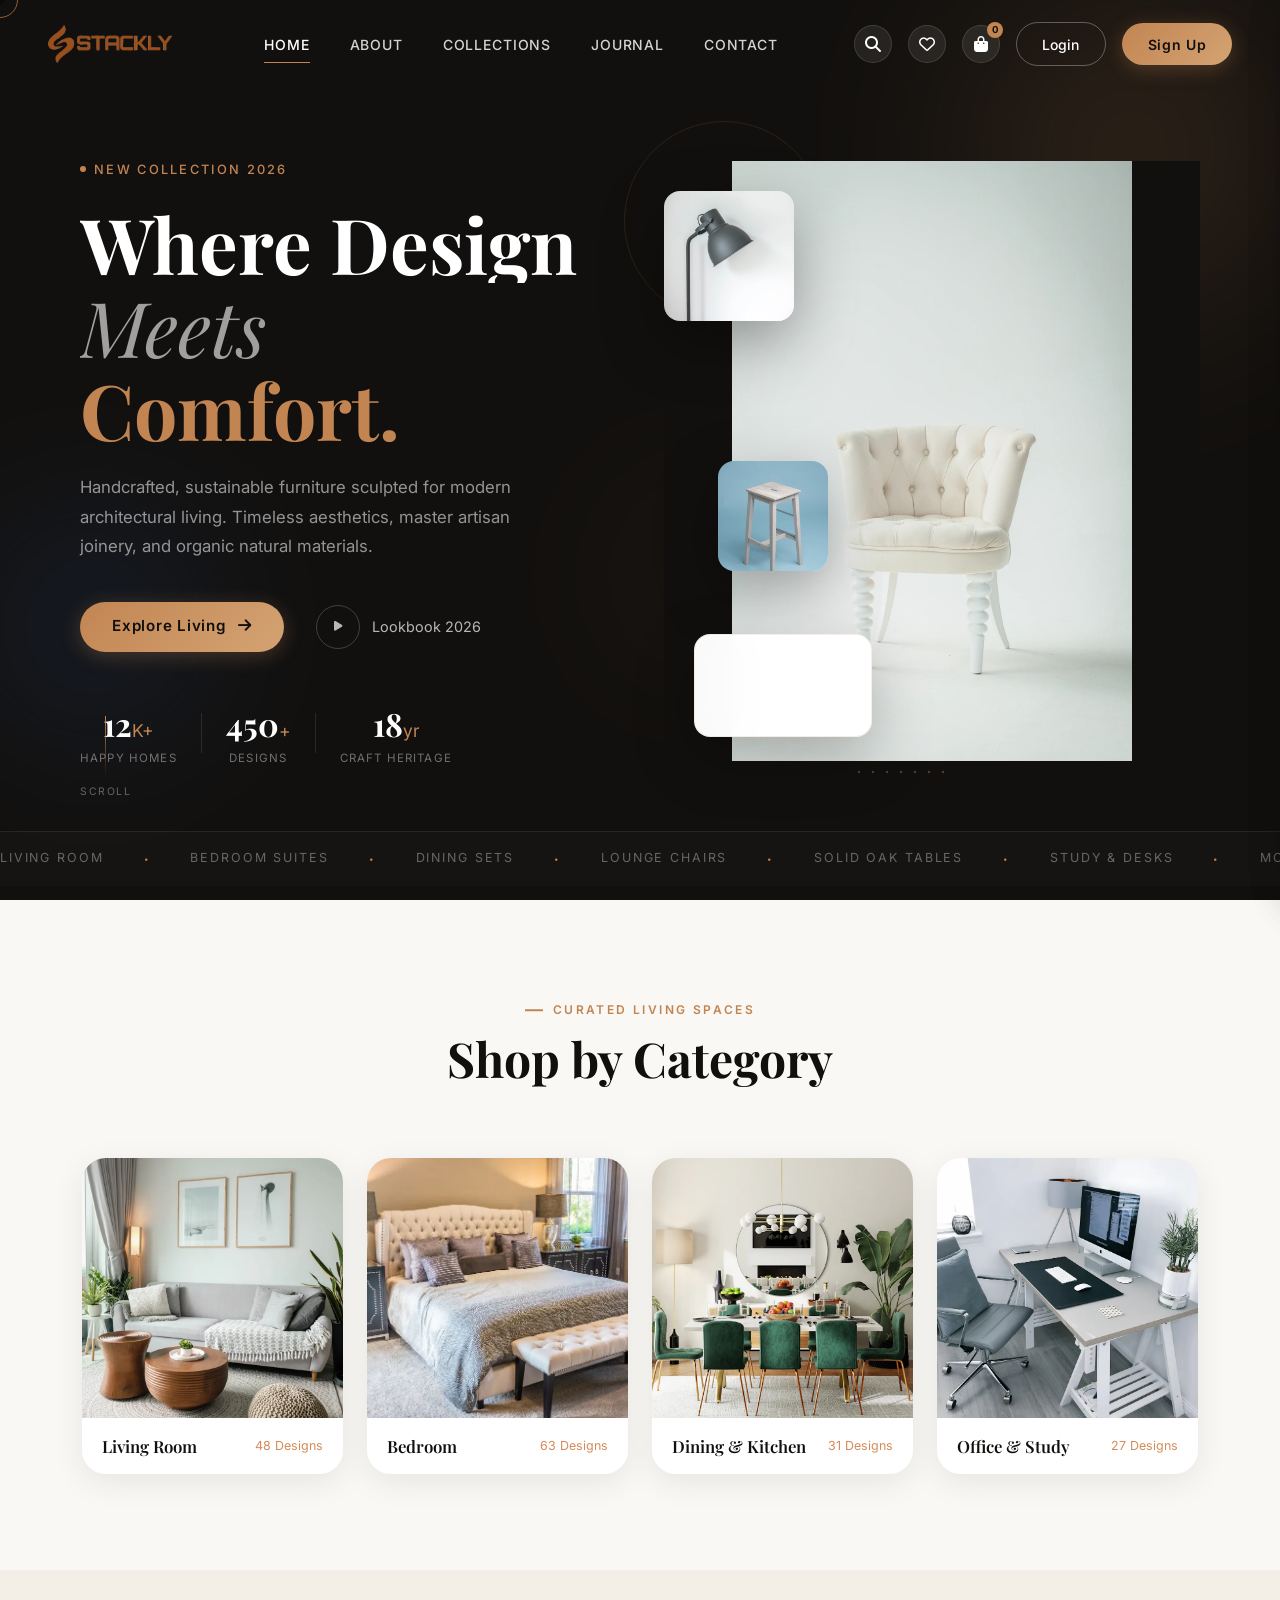
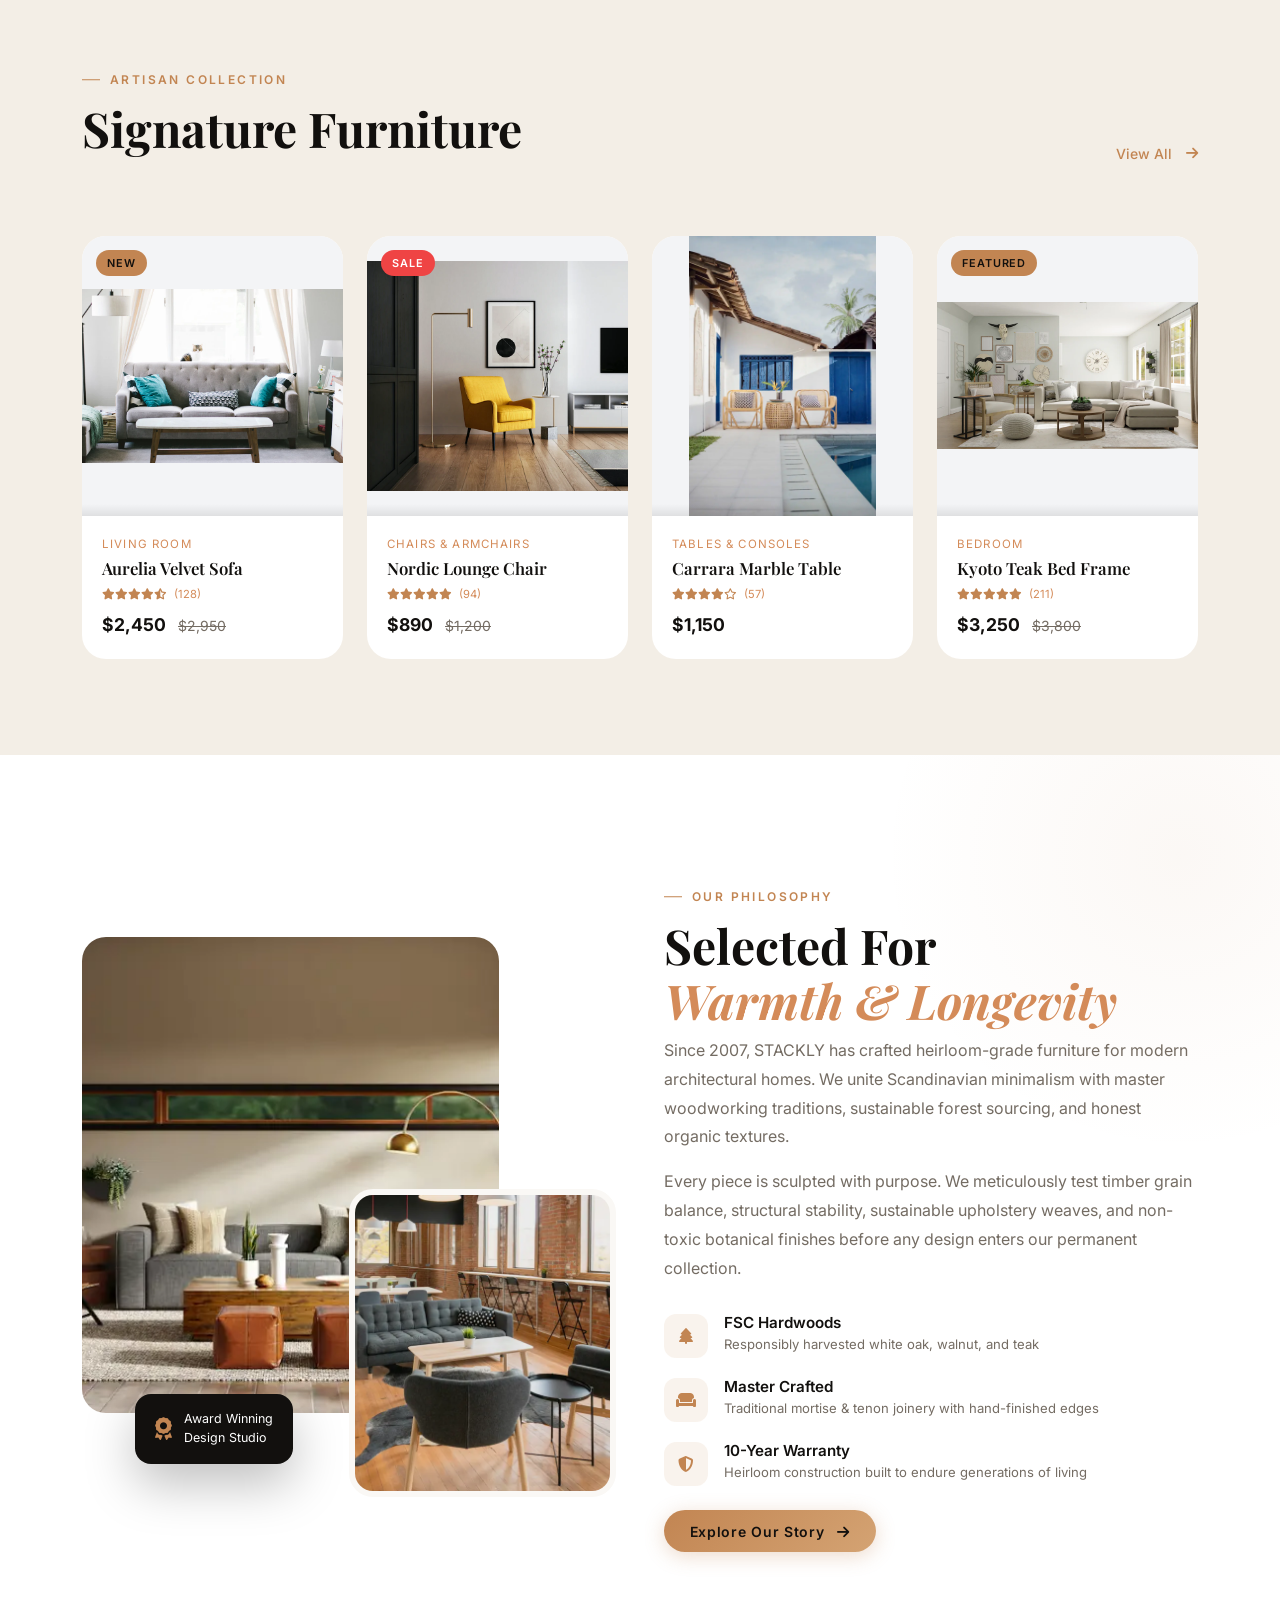
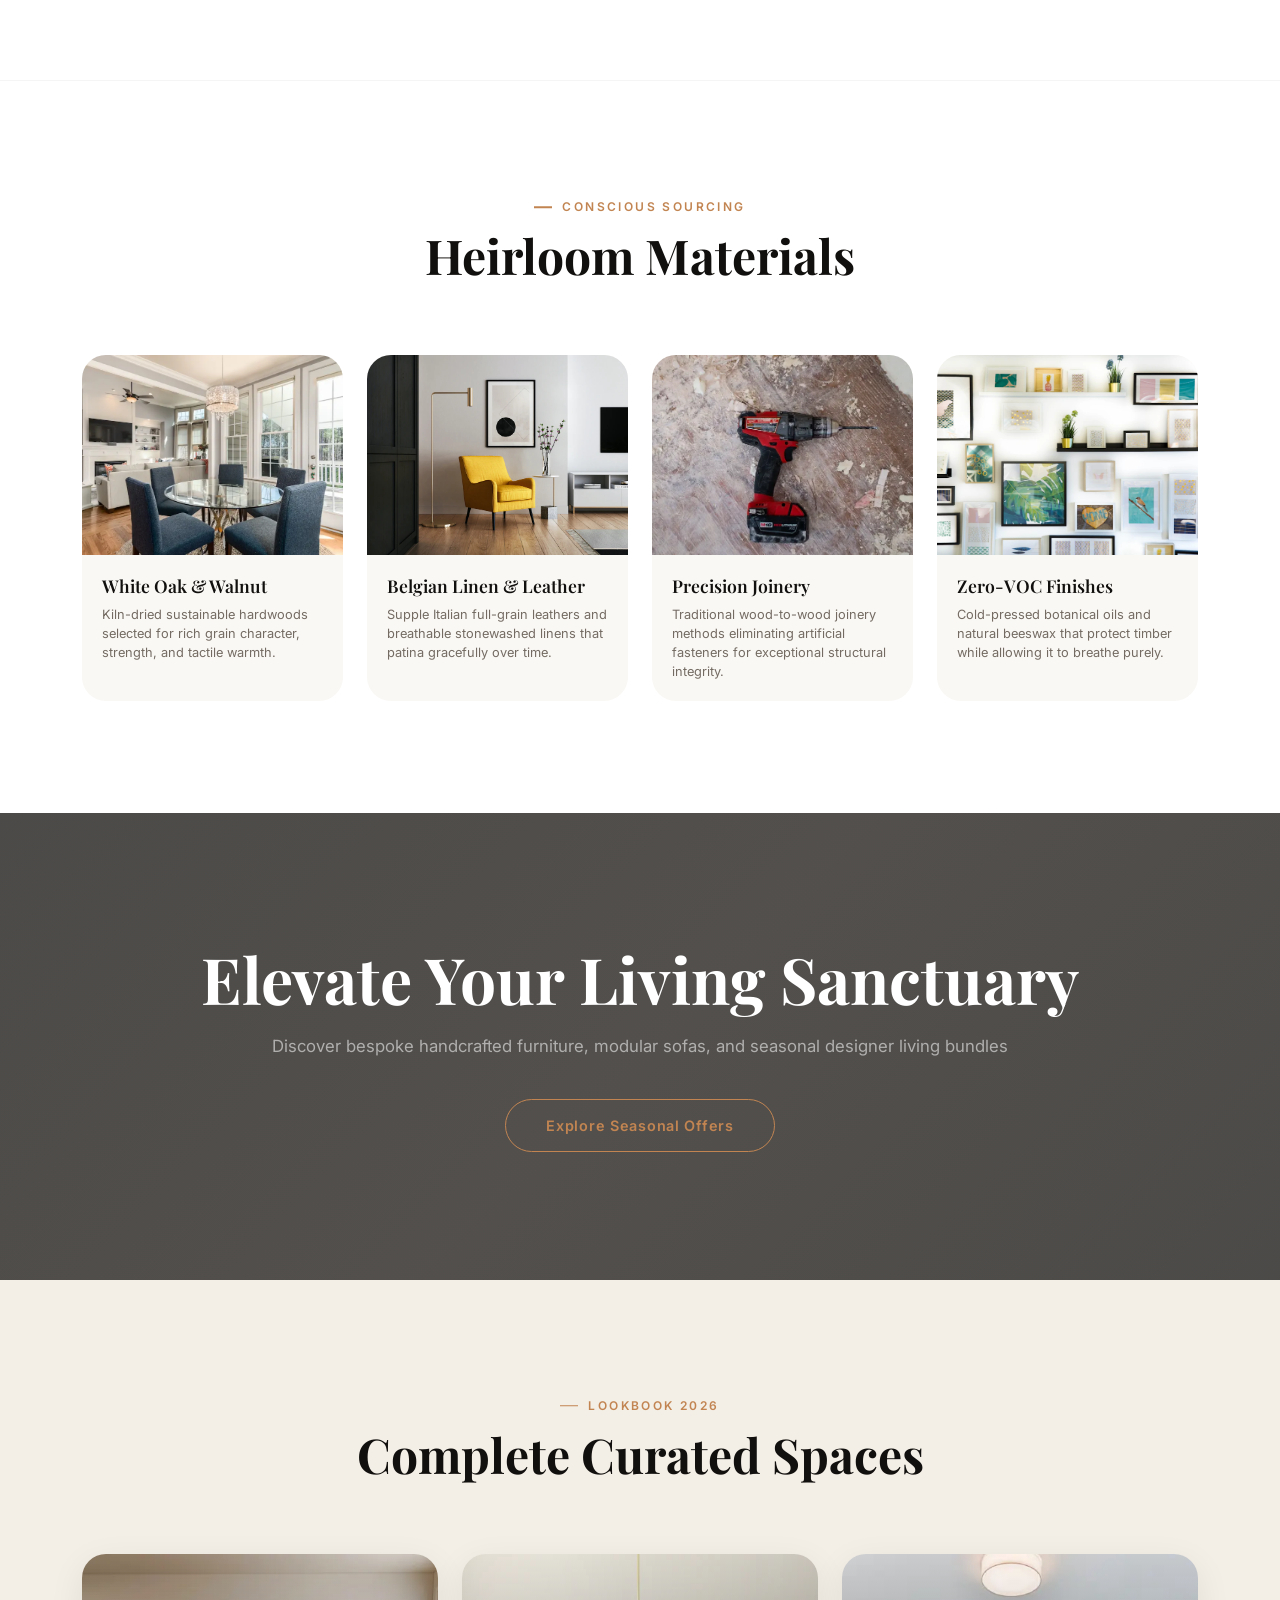
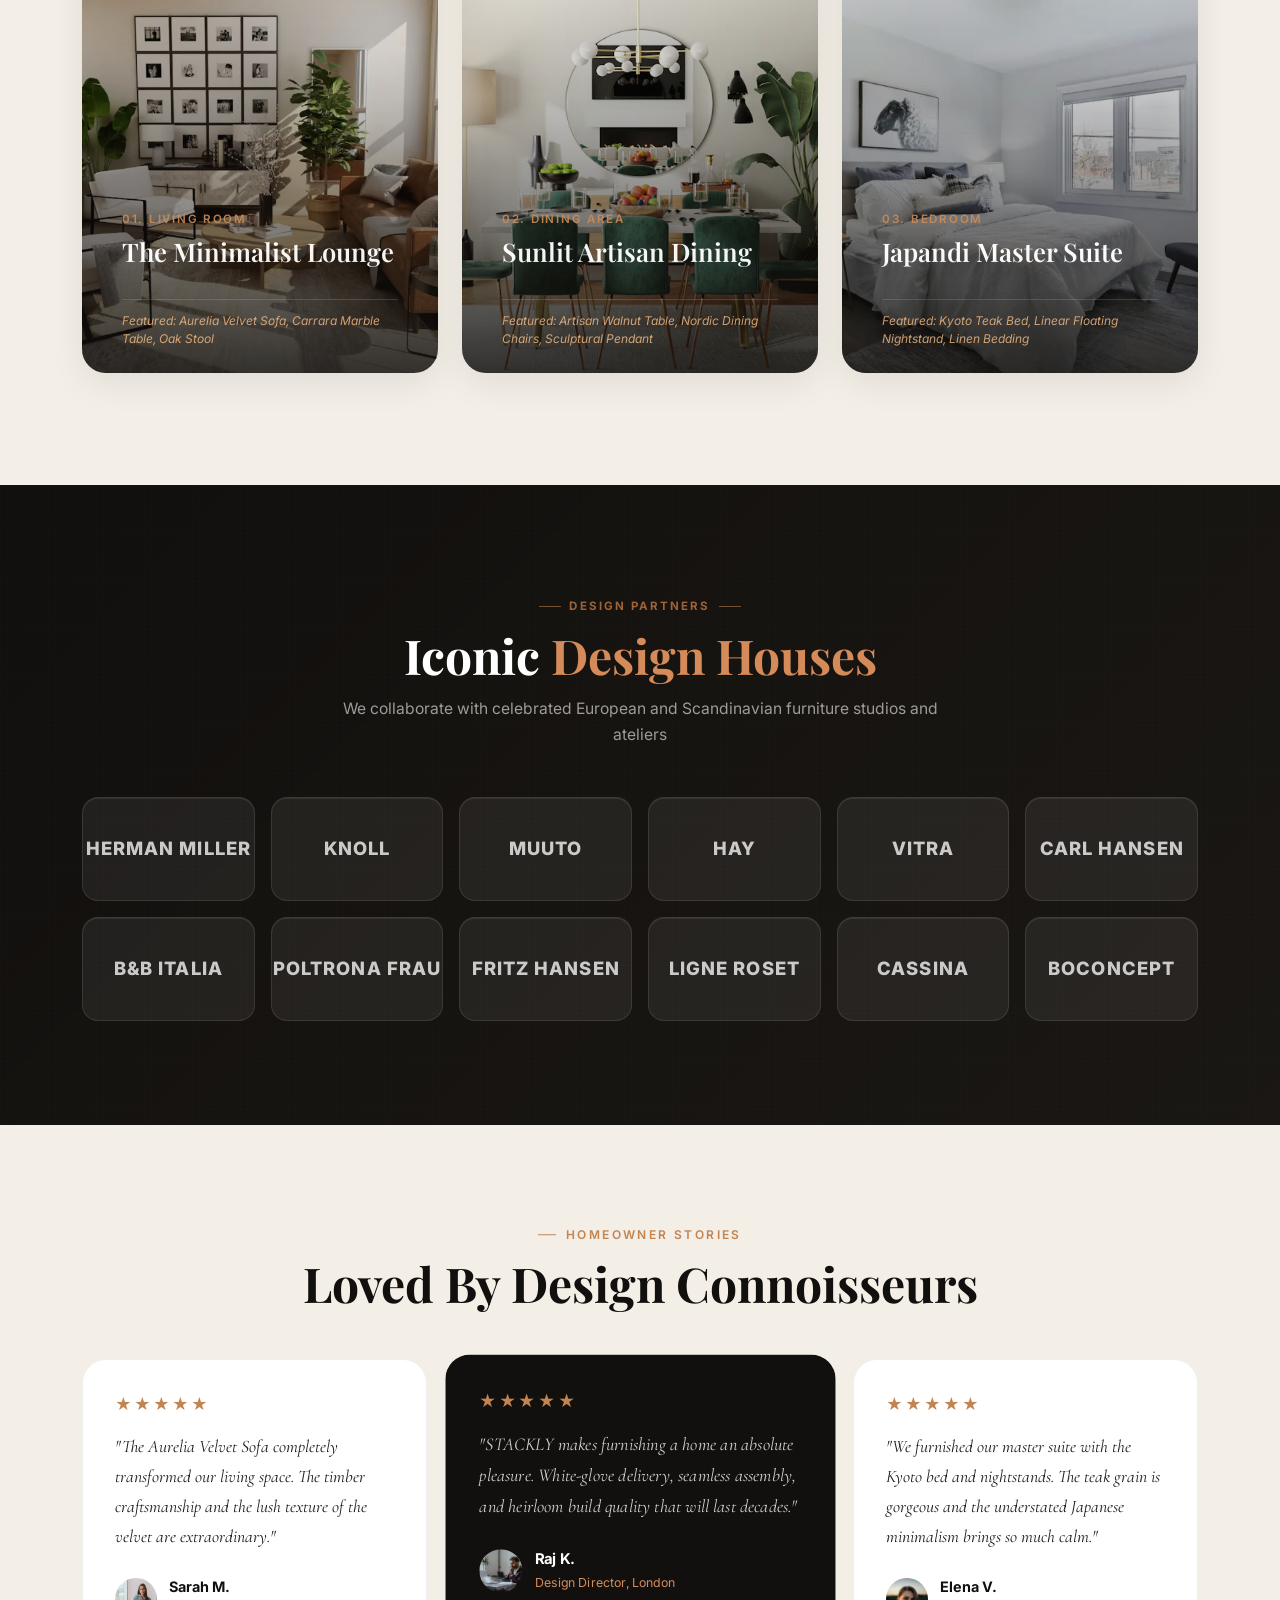
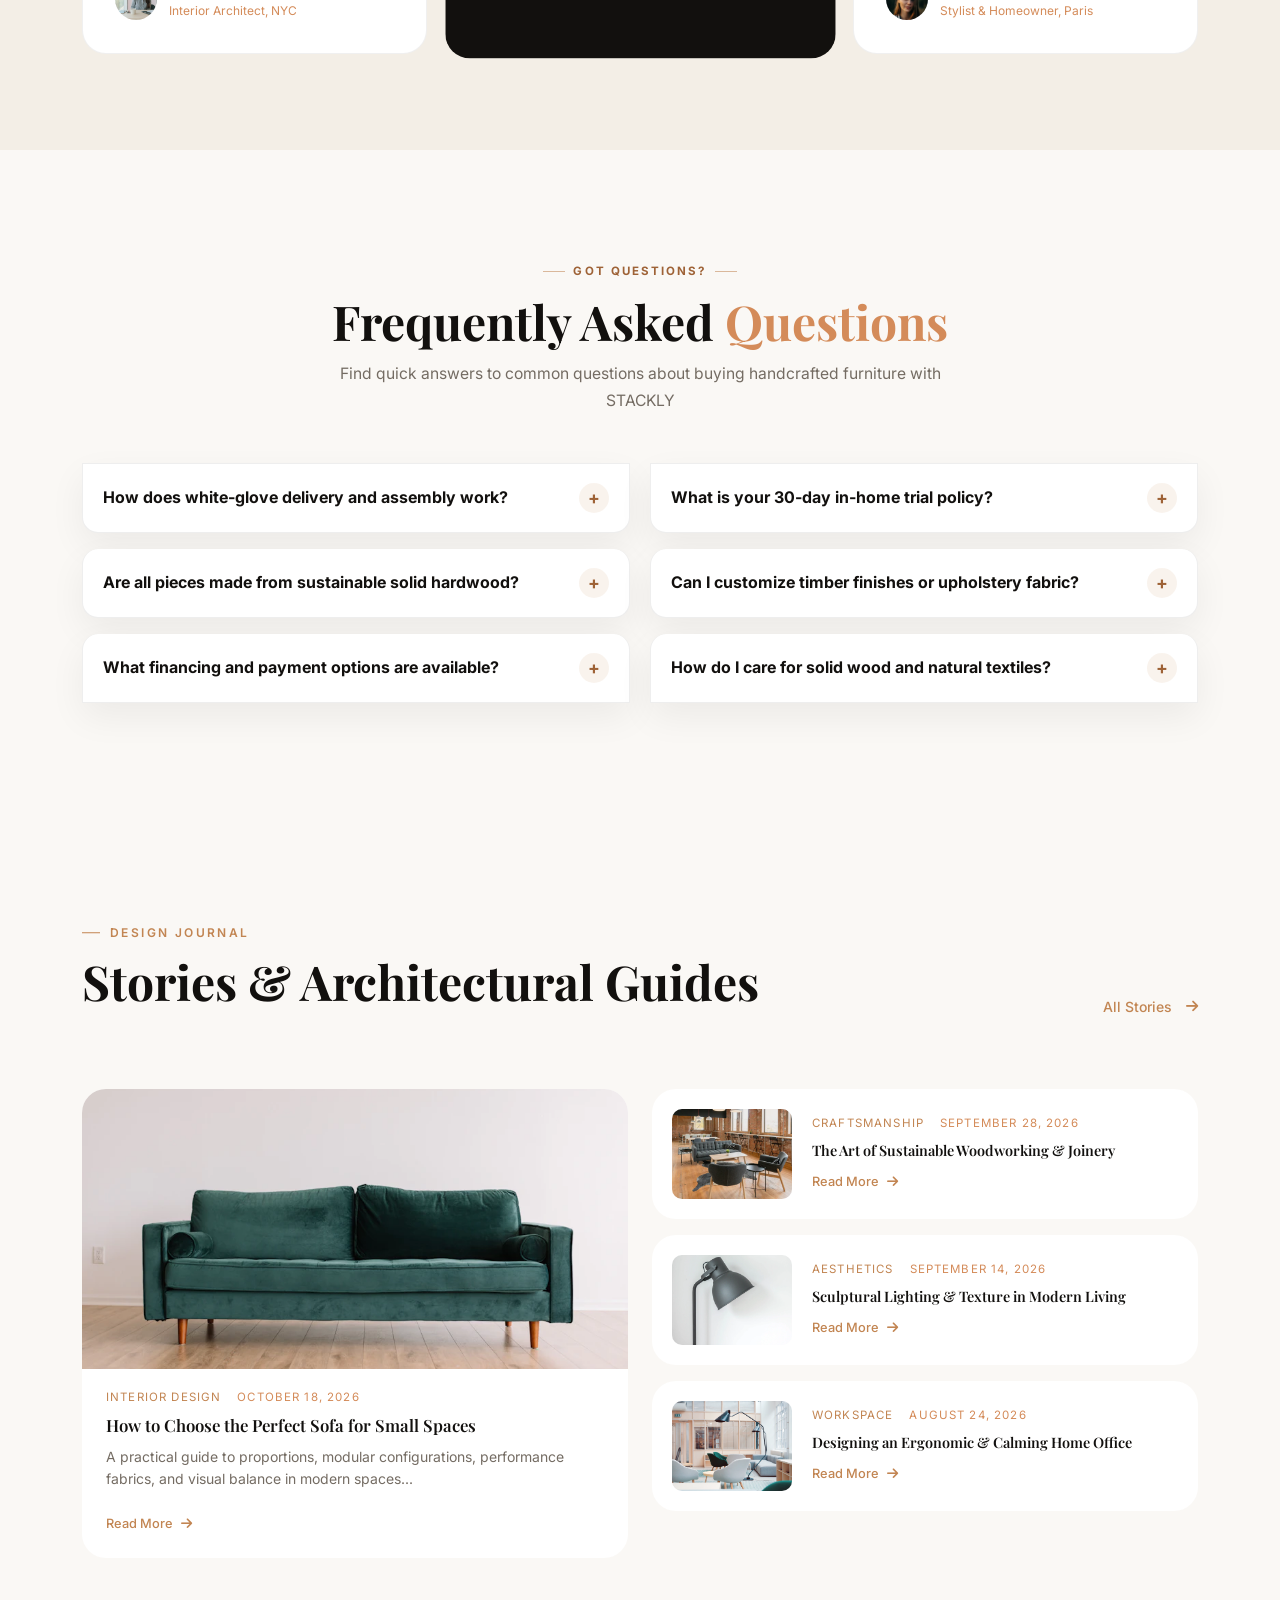
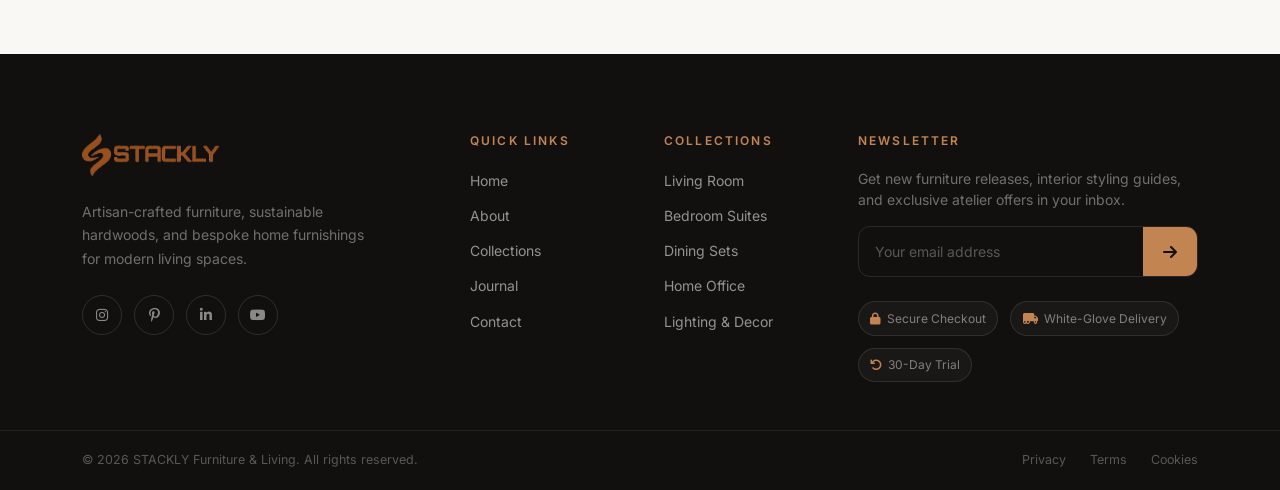
<file: index.html>
<!DOCTYPE html>
<html lang="en">
<head>
  <meta charset="UTF-8" />
  <meta name="viewport" content="width=device-width, initial-scale=1.0" />
  <title>STACKLY — Luxury Modern Furniture & Living</title>
  <link rel="preconnect" href="https://fonts.googleapis.com" />
  <link rel="preconnect" href="https://fonts.gstatic.com" crossorigin />
  <link href="https://fonts.googleapis.com/css2?family=Playfair+Display:ital,wght@0,400;0,600;0,700;1,400;1,600&family=Inter:wght@300;400;500;600&family=Cormorant+Garamond:ital,wght@0,300;1,300&display=swap" rel="stylesheet" />
  <link rel="stylesheet" href="https://cdn.jsdelivr.net/npm/bootstrap@5.3.3/dist/css/bootstrap.min.css" />
  <link rel="stylesheet" href="https://cdnjs.cloudflare.com/ajax/libs/font-awesome/6.5.1/css/all.min.css" />
  <link rel="stylesheet" href="style.css" />
</head>
<body>

  <!-- Loader -->
  <div class="page-loader" id="pageLoader">
    <div class="loader-inner">
      <div class="loader-icon"><i class="fas fa-couch"></i></div>
      <div class="loader-logo">
        <img src="stacklylogo-transparent.webp" alt="STACKLY Furniture" class="loader-logo-img" />
      </div>
      <div class="loader-bar"><div class="loader-fill"></div></div>
    </div>
  </div>

  <!-- Custom Cursor -->
  <div class="cursor" id="cursor"></div>
  <div class="cursor-follower" id="cursorFollower"></div>

  <!-- ===== NAVBAR ===== -->
  <nav class="navbar navbar-expand-lg lumis-nav fixed-top" id="mainNav">
    <div class="container-fluid px-4 px-lg-5">
      <a class="navbar-brand nav-brand" href="#" onclick="showLoader();return false;">
        <img src="stacklylogo-transparent.webp" alt="STACKLY Furniture" class="brand-logo-img" />
      </a>
      <button class="navbar-toggler lumis-toggler" type="button" data-bs-toggle="collapse" data-bs-target="#navMenu" aria-label="Toggle navigation">
        <span class="toggler-line"></span>
        <span class="toggler-line"></span>
        <span class="toggler-line"></span>
      </button>
      <div class="collapse navbar-collapse" id="navMenu">
        <ul class="navbar-nav mx-auto gap-lg-2">
          <li class="nav-item"><a class="nav-link active" href="index.html">Home</a></li>
          <li class="nav-item"><a class="nav-link" href="about.html">About</a></li>
          <li class="nav-item"><a class="nav-link" href="collections.html">Collections</a></li>
          <li class="nav-item"><a class="nav-link" href="blog.html">Journal</a></li>
          <li class="nav-item"><a class="nav-link" href="contact.html">Contact</a></li>
        </ul>
        <div class="nav-actions d-flex align-items-center gap-3">
          <div class="nav-icons-group d-flex gap-3">
            <a href="#" class="nav-icon-btn" title="Search" id="searchToggle"><i class="fas fa-search"></i></a>
            <a href="#" class="nav-icon-btn" title="Wishlist" id="wishlistToggle"><i class="far fa-heart"></i><span class="cart-badge wishlist-badge">0</span></a>
            <a href="#" class="nav-icon-btn cart-btn" title="Cart" id="cartToggle"><i class="fas fa-shopping-bag"></i><span class="cart-badge">0</span></a>
          </div>
          <a href="login.html" class="btn btn-outline-lumis">Login</a>
          <a href="signup.html" class="btn btn-lumis">Sign Up</a>
        </div>
      </div>
    </div>
  </nav>

  <!-- ===== HERO ===== -->
  <section class="hero-section" id="home">
    <!-- Animated Background Orbs -->
    <div class="hero-orb orb-1"></div>
    <div class="hero-orb orb-2"></div>
    <div class="hero-orb orb-3"></div>

    <div class="hero-grid">
      <!-- Left Content -->
      <div class="hero-content">
        <div class="hero-eyebrow premium-fade-up">
          <span class="eyebrow-dot"></span> New Collection 2026
        </div>
        <h1 class="hero-headline premium-text-reveal">
          <span class="reveal-line"><span>Where Design</span></span>
          <span class="reveal-line"><span><em>Meets</em></span></span>
          <span class="reveal-line"><span class="headline-accent">Comfort.</span></span>
        </h1>
        <p class="hero-sub premium-fade-up">
          Handcrafted, sustainable furniture sculpted for modern architectural living. Timeless aesthetics, master artisan joinery, and organic natural materials.
        </p>
        <div class="hero-cta-group premium-fade-up">
          <a href="collections.html" class="btn btn-lumis btn-lg hero-cta-primary">
            Explore Living <i class="fas fa-arrow-right ms-2"></i>
          </a>
          <a href="#lookbook" class="hero-cta-text">
            <span class="play-icon"><i class="fas fa-play"></i></span> Lookbook 2026
          </a>
        </div>
        <div class="hero-stats premium-fade-up">
          <div class="stat"><span class="stat-num" data-target="12">0</span><span>K+</span><p>Happy Homes</p></div>
          <div class="stat-divider"></div>
          <div class="stat"><span class="stat-num" data-target="450">0</span><span>+</span><p>Designs</p></div>
          <div class="stat-divider"></div>
          <div class="stat"><span class="stat-num" data-target="18">0</span><span>yr</span><p>Craft Heritage</p></div>
        </div>
      </div>

      <!-- Right Visual -->
      <div class="hero-visual">
        <div class="hero-img-main reveal-scale">
          <div class="hero-slides">
            <div class="hero-slide active" data-label="Best Seller" data-name="Aurelia Velvet Sofa" data-price="$2,450">
              <picture>
                <source srcset="assets/images/furniture-sofa-emerald.webp" type="image/webp" />
                <img src="assets/images/furniture-sofa-emerald.webp" alt="Aurelia Velvet Sofa" loading="eager" />
              </picture>
            </div>
            <div class="hero-slide" data-label="Handcrafted" data-name="Nordic Lounge Chair" data-price="$890">
              <picture>
                <source srcset="assets/images/furniture-chair-nordic.webp" type="image/webp" />
                <img src="assets/images/furniture-chair-nordic.webp" alt="Nordic Lounge Chair" loading="lazy" />
              </picture>
            </div>
            <div class="hero-slide" data-label="New Arrival" data-name="Artisan Walnut Table" data-price="$1,850">
              <picture>
                <source srcset="assets/images/furniture-table-dining.webp" type="image/webp" />
                <img src="assets/images/furniture-table-dining.webp" alt="Artisan Walnut Table" loading="lazy" />
              </picture>
            </div>
          </div>
        </div>
        <div class="hero-img-badge">
          <div class="badge-content">
            <span class="badge-label">Best Seller</span>
            <span class="badge-name">Aurelia Velvet Sofa</span>
            <span class="badge-price">$2,450</span>
          </div>
        </div>
        <div class="hero-img-float float-1">
          <picture>
            <source srcset="assets/images/furniture-lamp-sculptural.webp" type="image/webp" />
            <img src="assets/images/furniture-lamp-sculptural.webp" alt="Sculptural Pendant Lamp" loading="lazy" />
          </picture>
        </div>
        <div class="hero-img-float float-2">
          <picture>
            <source srcset="assets/images/furniture-stool-oak.webp" type="image/webp" />
            <img src="assets/images/furniture-stool-oak.webp" alt="Solid Oak Accent Stool" loading="lazy" />
          </picture>
        </div>
        <!-- Decorative -->
        <div class="hero-ring"></div>
        <div class="hero-dots"></div>
      </div>
    </div>

    <!-- Scroll Indicator -->
    <div class="scroll-indicator">
      <div class="scroll-line"></div>
      <span>Scroll</span>
    </div>

    <!-- Marquee -->
    <div class="hero-marquee">
      <div class="marquee-track">
        <span>Living Room</span><span class="marquee-dot">•</span>
        <span>Bedroom Suites</span><span class="marquee-dot">•</span>
        <span>Dining Sets</span><span class="marquee-dot">•</span>
        <span>Lounge Chairs</span><span class="marquee-dot">•</span>
        <span>Solid Oak Tables</span><span class="marquee-dot">•</span>
        <span>Study & Desks</span><span class="marquee-dot">•</span>
        <span>Modular Sofas</span><span class="marquee-dot">•</span>
        <span>Artisanal Lighting</span><span class="marquee-dot">•</span>
        <span>Living Room</span><span class="marquee-dot">•</span>
        <span>Bedroom Suites</span><span class="marquee-dot">•</span>
        <span>Dining Sets</span><span class="marquee-dot">•</span>
        <span>Lounge Chairs</span><span class="marquee-dot">•</span>
      </div>
    </div>
  </section>

  <!-- ===== CATEGORIES ===== -->
  <section class="categories-section" id="collections">
    <div class="container">
      <div class="section-header text-center reveal-up">
        <span class="section-eyebrow">Curated Living Spaces</span>
        <h2 class="section-title">Shop by Category</h2>
      </div>
      <div class="row g-4 mt-2">
        <div class="col-6 col-lg-3 reveal-up delay-1">
          <div class="cat-card" data-label="Living Room">
            <div class="cat-img-wrap">
              <picture>
                <source srcset="assets/images/furniture-cat-living.webp" type="image/webp" />
                <img src="assets/images/furniture-cat-living.webp" alt="Living Room Furniture" loading="lazy" />
              </picture>
            </div>
            <div class="cat-info">
              <h3>Living Room</h3>
              <span>48 Designs</span>
            </div>
          </div>
        </div>
        <div class="col-6 col-lg-3 reveal-up delay-2">
          <div class="cat-card" data-label="Bedroom">
            <div class="cat-img-wrap">
              <picture>
                <source srcset="assets/images/furniture-cat-bedroom.webp" type="image/webp" />
                <img src="assets/images/furniture-cat-bedroom.webp" alt="Bedroom Furniture" loading="lazy" />
              </picture>
            </div>
            <div class="cat-info">
              <h3>Bedroom</h3>
              <span>63 Designs</span>
            </div>
          </div>
        </div>
        <div class="col-6 col-lg-3 reveal-up delay-3">
          <div class="cat-card" data-label="Dining & Kitchen">
            <div class="cat-img-wrap">
              <picture>
                <source srcset="assets/images/furniture-cat-dining.webp" type="image/webp" />
                <img src="assets/images/furniture-cat-dining.webp" alt="Dining Room Furniture" loading="lazy" />
              </picture>
            </div>
            <div class="cat-info">
              <h3>Dining & Kitchen</h3>
              <span>31 Designs</span>
            </div>
          </div>
        </div>
        <div class="col-6 col-lg-3 reveal-up delay-4">
          <div class="cat-card" data-label="Office & Study">
            <div class="cat-img-wrap">
              <picture>
                <source srcset="assets/images/furniture-cat-office.webp" type="image/webp" />
                <img src="assets/images/furniture-cat-office.webp" alt="Office and Study Furniture" loading="lazy" />
              </picture>
            </div>
            <div class="cat-info">
              <h3>Office & Study</h3>
              <span>27 Designs</span>
            </div>
          </div>
        </div>
      </div>
    </div>
  </section>

  <!-- ===== FEATURED PRODUCTS ===== -->
  <section class="products-section" id="products">
    <div class="container">
      <div class="section-header d-flex justify-content-between align-items-end reveal-up">
        <div>
          <span class="section-eyebrow">Artisan Collection</span>
          <h2 class="section-title">Signature Furniture</h2>
        </div>
        <a href="collections.html" class="view-all-link d-none d-md-flex">View All <i class="fas fa-arrow-right ms-2"></i></a>
      </div>
      <div class="row g-4 mt-1">
        <!-- Product 1 -->
        <div class="col-12 col-sm-6 col-lg-3 reveal-up delay-1">
          <div class="product-card">
            <div class="product-img-wrap">
              <picture>
                <source srcset="assets/images/furniture-prod-aurelia.webp" type="image/webp" />
                <img src="assets/images/furniture-prod-aurelia.webp" alt="Aurelia Emerald Velvet Sofa" loading="lazy" />
              </picture>
              <div class="product-actions">
                <button class="pact-btn" title="Wishlist"><i class="far fa-heart"></i></button>
                <button class="pact-btn" title="Add to Cart"><i class="fas fa-shopping-bag"></i></button>
              </div>
              <div class="product-tag">New</div>
            </div>
            <div class="product-info">
              <p class="product-cat">Living Room</p>
              <h4 class="product-name">Aurelia Velvet Sofa</h4>
              <div class="product-rating">
                <i class="fas fa-star"></i><i class="fas fa-star"></i><i class="fas fa-star"></i><i class="fas fa-star"></i><i class="fas fa-star-half-alt"></i>
                <span>(128)</span>
              </div>
              <div class="product-price">
                <span class="price-new">$2,450</span>
                <span class="price-old">$2,950</span>
              </div>
            </div>
          </div>
        </div>
        <!-- Product 2 -->
        <div class="col-12 col-sm-6 col-lg-3 reveal-up delay-2">
          <div class="product-card">
            <div class="product-img-wrap">
              <picture>
                <source srcset="assets/images/furniture-prod-nordic.webp" type="image/webp" />
                <img src="assets/images/furniture-prod-nordic.webp" alt="Nordic Oak Lounge Armchair" loading="lazy" />
              </picture>
              <div class="product-actions">
                <button class="pact-btn" title="Wishlist"><i class="far fa-heart"></i></button>
                <button class="pact-btn" title="Add to Cart"><i class="fas fa-shopping-bag"></i></button>
              </div>
              <div class="product-tag sale">Sale</div>
            </div>
            <div class="product-info">
              <p class="product-cat">Chairs & Armchairs</p>
              <h4 class="product-name">Nordic Lounge Chair</h4>
              <div class="product-rating">
                <i class="fas fa-star"></i><i class="fas fa-star"></i><i class="fas fa-star"></i><i class="fas fa-star"></i><i class="fas fa-star"></i>
                <span>(94)</span>
              </div>
              <div class="product-price">
                <span class="price-new">$890</span>
                <span class="price-old">$1,200</span>
              </div>
            </div>
          </div>
        </div>
        <!-- Product 3 -->
        <div class="col-12 col-sm-6 col-lg-3 reveal-up delay-3">
          <div class="product-card">
            <div class="product-img-wrap">
              <picture>
                <source srcset="assets/images/furniture-prod-marble-table.webp" type="image/webp" />
                <img src="assets/images/furniture-prod-marble-table.webp" alt="Carrara Marble Coffee Table" loading="lazy" />
              </picture>
              <div class="product-actions">
                <button class="pact-btn" title="Wishlist"><i class="far fa-heart"></i></button>
                <button class="pact-btn" title="Add to Cart"><i class="fas fa-shopping-bag"></i></button>
              </div>
            </div>
            <div class="product-info">
              <p class="product-cat">Tables & Consoles</p>
              <h4 class="product-name">Carrara Marble Table</h4>
              <div class="product-rating">
                <i class="fas fa-star"></i><i class="fas fa-star"></i><i class="fas fa-star"></i><i class="fas fa-star"></i><i class="far fa-star"></i>
                <span>(57)</span>
              </div>
              <div class="product-price">
                <span class="price-new">$1,150</span>
              </div>
            </div>
          </div>
        </div>
        <!-- Product 4 -->
        <div class="col-12 col-sm-6 col-lg-3 reveal-up delay-4">
          <div class="product-card">
            <div class="product-img-wrap">
              <picture>
                <source srcset="assets/images/furniture-prod-kyoto-bed.webp" type="image/webp" />
                <img src="assets/images/furniture-prod-kyoto-bed.webp" alt="Kyoto Solid Teak Bed Frame" loading="lazy" />
              </picture>
              <div class="product-actions">
                <button class="pact-btn" title="Wishlist"><i class="far fa-heart"></i></button>
                <button class="pact-btn" title="Add to Cart"><i class="fas fa-shopping-bag"></i></button>
              </div>
              <div class="product-tag">Featured</div>
            </div>
            <div class="product-info">
              <p class="product-cat">Bedroom</p>
              <h4 class="product-name">Kyoto Teak Bed Frame</h4>
              <div class="product-rating">
                <i class="fas fa-star"></i><i class="fas fa-star"></i><i class="fas fa-star"></i><i class="fas fa-star"></i><i class="fas fa-star"></i>
                <span>(211)</span>
              </div>
              <div class="product-price">
                <span class="price-new">$3,250</span>
                <span class="price-old">$3,800</span>
              </div>
            </div>
          </div>
        </div>
      </div>
    </div>
  </section>

  <!-- ===== ABOUT ===== -->
  <section class="about-section" id="about">
    <div class="about-bg-shape"></div>
    <div class="container">
      <div class="row align-items-center g-5">
        <div class="col-lg-6 reveal-left">
          <div class="about-img-grid">
            <div class="about-img-main">
              <picture>
                <source srcset="assets/images/furniture-about-showroom.webp" type="image/webp" />
                <img src="assets/images/furniture-about-showroom.webp" alt="STACKLY Furniture Atelier" loading="lazy" />
              </picture>
            </div>
            <div class="about-img-side">
              <picture>
                <source srcset="assets/images/furniture-about-craft.webp" type="image/webp" />
                <img src="assets/images/furniture-about-craft.webp" alt="Artisan Woodworking & Joinery" loading="lazy" />
              </picture>
            </div>
            <div class="about-award-badge">
              <i class="fas fa-award"></i>
              <span>Award Winning<br>Design Studio</span>
            </div>
          </div>
        </div>
        <div class="col-lg-6 reveal-right">
          <span class="section-eyebrow">Our Philosophy</span>
          <h2 class="section-title">Selected For<br><em>Warmth & Longevity</em></h2>
          <p class="about-text">Since 2007, STACKLY has crafted heirloom-grade furniture for modern architectural homes. We unite Scandinavian minimalism with master woodworking traditions, sustainable forest sourcing, and honest organic textures.</p>
          <p class="about-text">Every piece is sculpted with purpose. We meticulously test timber grain balance, structural stability, sustainable upholstery weaves, and non-toxic botanical finishes before any design enters our permanent collection.</p>
          <div class="about-pillars">
            <div class="pillar">
              <div class="pillar-icon"><i class="fas fa-tree"></i></div>
              <div><h5>FSC Hardwoods</h5><p>Responsibly harvested white oak, walnut, and teak</p></div>
            </div>
            <div class="pillar">
              <div class="pillar-icon"><i class="fas fa-couch"></i></div>
              <div><h5>Master Crafted</h5><p>Traditional mortise & tenon joinery with hand-finished edges</p></div>
            </div>
            <div class="pillar">
              <div class="pillar-icon"><i class="fas fa-shield-alt"></i></div>
              <div><h5>10-Year Warranty</h5><p>Heirloom construction built to endure generations of living</p></div>
            </div>
          </div>
          <a href="about.html" class="btn btn-lumis mt-4">Explore Our Story <i class="fas fa-arrow-right ms-2"></i></a>
        </div>
      </div>
    </div>
  </section>

  <!-- ===== THE ATELIER MATERIALS ===== -->
  <section class="materials-section" id="materials">
    <div class="container">
      <div class="section-header text-center reveal-up">
        <span class="section-eyebrow">Conscious Sourcing</span>
        <h2 class="section-title">Heirloom Materials</h2>
      </div>
      <div class="row g-4 mt-2">
        <!-- Material 1 -->
        <div class="col-6 col-md-3 reveal-up delay-1">
          <div class="material-card">
            <div class="material-img-wrap">
              <picture>
                <source srcset="assets/images/furniture-mat-oak.webp" type="image/webp" />
                <img src="assets/images/furniture-mat-oak.webp" alt="Solid White Oak & Walnut" loading="lazy" />
              </picture>
            </div>
            <div class="material-info">
              <h3>White Oak & Walnut</h3>
              <p>Kiln-dried sustainable hardwoods selected for rich grain character, strength, and tactile warmth.</p>
            </div>
          </div>
        </div>
        <!-- Material 2 -->
        <div class="col-6 col-md-3 reveal-up delay-2">
          <div class="material-card">
            <div class="material-img-wrap">
              <picture>
                <source srcset="assets/images/furniture-mat-linen.webp" type="image/webp" />
                <img src="assets/images/furniture-mat-linen.webp" alt="Belgian Linen and Leather" loading="lazy" />
              </picture>
            </div>
            <div class="material-info">
              <h3>Belgian Linen & Leather</h3>
              <p>Supple Italian full-grain leathers and breathable stonewashed linens that patina gracefully over time.</p>
            </div>
          </div>
        </div>
        <!-- Material 3 -->
        <div class="col-6 col-md-3 reveal-up delay-3">
          <div class="material-card">
            <div class="material-img-wrap">
              <picture>
                <source srcset="assets/images/furniture-mat-joinery.webp" type="image/webp" />
                <img src="assets/images/furniture-mat-joinery.webp" alt="Mortise and Tenon Joinery" loading="lazy" />
              </picture>
            </div>
            <div class="material-info">
              <h3>Precision Joinery</h3>
              <p>Traditional wood-to-wood joinery methods eliminating artificial fasteners for exceptional structural integrity.</p>
            </div>
          </div>
        </div>
        <!-- Material 4 -->
        <div class="col-6 col-md-3 reveal-up delay-4">
          <div class="material-card">
            <div class="material-img-wrap">
              <picture>
                <source srcset="assets/images/furniture-mat-finish.webp" type="image/webp" />
                <img src="assets/images/furniture-mat-finish.webp" alt="Organic Beeswax & Oil Finishes" loading="lazy" />
              </picture>
            </div>
            <div class="material-info">
              <h3>Zero-VOC Finishes</h3>
              <p>Cold-pressed botanical oils and natural beeswax that protect timber while allowing it to breathe purely.</p>
            </div>
          </div>
        </div>
      </div>
    </div>
  </section>

  <!-- ===== PROMO BANNER ===== -->
  <section class="promo-banner">
    <!-- Background Video -->
    <video autoplay loop muted playsinline class="promo-bg-video">
      <source src="assets/videos/promo_bg.mp4" type="video/mp4" />
    </video>
    <div class="promo-overlay"></div>
    
    <div class="promo-content">
      <h2 class="promo-headline reveal-up">Elevate Your Living Sanctuary</h2>
      <p class="promo-sub reveal-up delay-1">Discover bespoke handcrafted furniture, modular sofas, and seasonal designer living bundles</p>
      <a href="collections.html" class="btn btn-promo reveal-up delay-2">Explore Seasonal Offers</a>
    </div>
  </section>

  <!-- ===== CURATED SPACES LOOKBOOK ===== -->
  <section class="lookbook-section" id="lookbook">
    <div class="container">
      <div class="section-header text-center reveal-up">
        <span class="section-eyebrow">Lookbook 2026</span>
        <h2 class="section-title">Complete Curated Spaces</h2>
      </div>
      <div class="row g-4 mt-2">
        <!-- Look 1 -->
        <div class="col-md-4 reveal-up delay-1">
          <div class="lookbook-card">
            <div class="lookbook-img-wrap">
              <picture>
                <source srcset="assets/images/furniture-lookbook-living.webp" type="image/webp" />
                <img src="assets/images/furniture-lookbook-living.webp" alt="Minimalist Living Room Space" loading="lazy" />
              </picture>
            </div>
            <div class="lookbook-overlay">
              <div class="lookbook-content">
                <span class="lookbook-tag">01. Living Room</span>
                <h3>The Minimalist Lounge</h3>
                <p>Organic linen modular seating, solid oak shelving, and marble surfaces harmonized for calm conversation.</p>
                <div class="lookbook-products">
                  <span>Featured: Aurelia Velvet Sofa, Carrara Marble Table, Oak Stool</span>
                </div>
              </div>
            </div>
          </div>
        </div>
        <!-- Look 2 -->
        <div class="col-md-4 reveal-up delay-2">
          <div class="lookbook-card">
            <div class="lookbook-img-wrap">
              <picture>
                <source srcset="assets/images/furniture-lookbook-dining.webp" type="image/webp" />
                <img src="assets/images/furniture-lookbook-dining.webp" alt="Sunlit Mid-Century Dining Space" loading="lazy" />
              </picture>
            </div>
            <div class="lookbook-overlay">
              <div class="lookbook-content">
                <span class="lookbook-tag">02. Dining Area</span>
                <h3>Sunlit Artisan Dining</h3>
                <p>Extended solid walnut dining table accompanied by curved wooden back chairs and warm architectural lighting.</p>
                <div class="lookbook-products">
                  <span>Featured: Artisan Walnut Table, Nordic Dining Chairs, Sculptural Pendant</span>
                </div>
              </div>
            </div>
          </div>
        </div>
        <!-- Look 3 -->
        <div class="col-md-4 reveal-up delay-3">
          <div class="lookbook-card">
            <div class="lookbook-img-wrap">
              <picture>
                <source srcset="assets/images/furniture-lookbook-bedroom.webp" type="image/webp" />
                <img src="assets/images/furniture-lookbook-bedroom.webp" alt="Serene Japandi Bedroom Sanctuary" loading="lazy" />
              </picture>
            </div>
            <div class="lookbook-overlay">
              <div class="lookbook-content">
                <span class="lookbook-tag">03. Bedroom</span>
                <h3>Japandi Master Suite</h3>
                <p>Low-profile teak platform bed, floating nightstands, and breathable linen textures for tranquil rest.</p>
                <div class="lookbook-products">
                  <span>Featured: Kyoto Teak Bed, Linear Floating Nightstand, Linen Bedding</span>
                </div>
              </div>
            </div>
          </div>
        </div>
      </div>
    </div>
  </section>

  <!-- ===== TOP DESIGN BRANDS ===== -->
  <section class="section brands-section" id="brands" aria-label="Top design partners">
    <div class="container">
      <div class="section-header reveal">
        <div class="section-label">Design Partners</div>
        <h2 class="section-title">Iconic <span class="highlight">Design Houses</span></h2>
        <p class="section-subtitle">We collaborate with celebrated European and Scandinavian furniture studios and ateliers</p>
      </div>

      <div class="brand-logos-grid" data-stagger="0.06">
        <div class="brand-item reveal tilt-card">
          <span class="brand-name" style="color:rgba(255,255,255,0.7)">Herman Miller</span>
        </div>
        <div class="brand-item reveal tilt-card">
          <span class="brand-name" style="color:rgba(255,255,255,0.7)">Knoll</span>
        </div>
        <div class="brand-item reveal tilt-card">
          <span class="brand-name" style="color:rgba(255,255,255,0.7)">Muuto</span>
        </div>
        <div class="brand-item reveal tilt-card">
          <span class="brand-name" style="color:rgba(255,255,255,0.7)">HAY</span>
        </div>
        <div class="brand-item reveal tilt-card">
          <span class="brand-name" style="color:rgba(255,255,255,0.7)">Vitra</span>
        </div>
        <div class="brand-item reveal tilt-card">
          <span class="brand-name" style="color:rgba(255,255,255,0.7)">Carl Hansen</span>
        </div>
        <div class="brand-item reveal tilt-card">
          <span class="brand-name" style="color:rgba(255,255,255,0.7)">B&B Italia</span>
        </div>
        <div class="brand-item reveal tilt-card">
          <span class="brand-name" style="color:rgba(255,255,255,0.7)">Poltrona Frau</span>
        </div>
        <div class="brand-item reveal tilt-card">
          <span class="brand-name" style="color:rgba(255,255,255,0.7)">Fritz Hansen</span>
        </div>
        <div class="brand-item reveal tilt-card">
          <span class="brand-name" style="color:rgba(255,255,255,0.7)">Ligne Roset</span>
        </div>
        <div class="brand-item reveal tilt-card">
          <span class="brand-name" style="color:rgba(255,255,255,0.7)">Cassina</span>
        </div>
        <div class="brand-item reveal tilt-card">
          <span class="brand-name" style="color:rgba(255,255,255,0.7)">BoConcept</span>
        </div>
      </div>
    </div>
  </section>

  <!-- ===== TESTIMONIALS ===== -->
  <section class="testimonials-section">
    <div class="container">
      <div class="section-header text-center reveal-up">
        <span class="section-eyebrow">Homeowner Stories</span>
        <h2 class="section-title">Loved By Design Connoisseurs</h2>
      </div>
      <div class="testimonials-track reveal-up delay-1">
        <div class="testi-card">
          <div class="testi-stars">★★★★★</div>
          <p class="testi-text">"The Aurelia Velvet Sofa completely transformed our living space. The timber craftsmanship and the lush texture of the velvet are extraordinary."</p>
          <div class="testi-author">
            <div class="testi-avatar"><img src="assets/images/w5.webp" alt="Sarah M." style="width: 100%; height: 100%; object-fit: cover;" /></div>
            <div><strong>Sarah M.</strong><span>Interior Architect, NYC</span></div>
          </div>
        </div>
        <div class="testi-card featured">
          <div class="testi-stars">★★★★★</div>
          <p class="testi-text">"STACKLY makes furnishing a home an absolute pleasure. White-glove delivery, seamless assembly, and heirloom build quality that will last decades."</p>
          <div class="testi-author">
            <div class="testi-avatar"><img src="assets/images/m7.webp" alt="Raj K." style="width: 100%; height: 100%; object-fit: cover;" /></div>
            <div><strong>Raj K.</strong><span>Design Director, London</span></div>
          </div>
        </div>
        <div class="testi-card">
          <div class="testi-stars">★★★★★</div>
          <p class="testi-text">"We furnished our master suite with the Kyoto bed and nightstands. The teak grain is gorgeous and the understated Japanese minimalism brings so much calm."</p>
          <div class="testi-author">
            <div class="testi-avatar"><img src="assets/images/w7.webp" alt="Elena V." style="width: 100%; height: 100%; object-fit: cover;" /></div>
            <div><strong>Elena V.</strong><span>Stylist & Homeowner, Paris</span></div>
          </div>
        </div>
      </div>
    </div>
  </section>

  <!-- ===== FAQ ===== -->
  <section class="section faq-section" id="faq" aria-label="Frequently asked questions">
    <div class="container">
      <div class="section-header reveal">
        <div class="section-label">Got Questions?</div>
        <h2 class="section-title">Frequently Asked <span class="highlight">Questions</span></h2>
        <p class="section-subtitle">Find quick answers to common questions about buying handcrafted furniture with STACKLY</p>
      </div>

      <div class="faq-grid">
        <div>
          <div class="accordion-item reveal">
            <div class="accordion-header" role="button" tabindex="0" aria-expanded="false">
              <span>How does white-glove delivery and assembly work?</span>
              <span class="accordion-icon" aria-hidden="true">+</span>
            </div>
            <div class="accordion-body" role="region">
              <div class="accordion-content">We provide complimentary white-glove delivery for all large furniture pieces. Our dedicated logistics team brings your order directly into your room of choice, inspects, fully assembles each piece, and removes all packaging materials.</div>
            </div>
          </div>

          <div class="accordion-item reveal delay-1">
            <div class="accordion-header" role="button" tabindex="0" aria-expanded="false">
              <span>Are all pieces made from sustainable solid hardwood?</span>
              <span class="accordion-icon" aria-hidden="true">+</span>
            </div>
            <div class="accordion-body" role="region">
              <div class="accordion-content">Absolutely! Every piece in our collection is handcrafted from 100% FSC-certified solid hardwoods such as European white oak, American walnut, and kiln-dried teak. Every piece is covered by our comprehensive 10-year structural warranty.</div>
            </div>
          </div>

          <div class="accordion-item reveal delay-2">
            <div class="accordion-header" role="button" tabindex="0" aria-expanded="false">
              <span>What financing and payment options are available?</span>
              <span class="accordion-icon" aria-hidden="true">+</span>
            </div>
            <div class="accordion-body" role="region">
              <div class="accordion-content">We offer 0% APR financing for 6, 12, and 24 months on orders above $500 through top financing partners. We also support all major credit cards, Apple Pay, PayPal, and bank transfers with full buyer protection.</div>
            </div>
          </div>
        </div>

        <div>
          <div class="accordion-item reveal">
            <div class="accordion-header" role="button" tabindex="0" aria-expanded="false">
              <span>What is your 30-day in-home trial policy?</span>
              <span class="accordion-icon" aria-hidden="true">+</span>
            </div>
            <div class="accordion-body" role="region">
              <div class="accordion-content">We believe you need to experience furniture in your natural lighting and living space. If you're not completely in love within 30 days, we will arrange a white-glove pickup from your room and issue a 100% full refund.</div>
            </div>
          </div>

          <div class="accordion-item reveal delay-1">
            <div class="accordion-header" role="button" tabindex="0" aria-expanded="false">
              <span>Can I customize timber finishes or upholstery fabric?</span>
              <span class="accordion-icon" aria-hidden="true">+</span>
            </div>
            <div class="accordion-body" role="region">
              <div class="accordion-content">Yes! We offer tailored custom fabric choices, leather grades, and timber wood stains on our sofas, dining chairs, and bed frames. Contact our design concierge team or order a complimentary fabric swatch box to your home.</div>
            </div>
          </div>

          <div class="accordion-item reveal delay-2">
            <div class="accordion-header" role="button" tabindex="0" aria-expanded="false">
              <span>How do I care for solid wood and natural textiles?</span>
              <span class="accordion-icon" aria-hidden="true">+</span>
            </div>
            <div class="accordion-body" role="region">
              <div class="accordion-content">Each order includes a bespoke STACKLY Care Kit containing natural beeswax balm and organic fabric conditioner. We also provide step-by-step timber maintenance guides on our journal to keep your pieces looking pristine for decades.</div>
            </div>
          </div>
        </div>
      </div>
    </div>
  </section>

  <!-- ===== BLOG / JOURNAL ===== -->
  <section class="blog-section" id="blog">
    <div class="container">
      <div class="section-header d-flex justify-content-between align-items-end reveal-up">
        <div>
          <span class="section-eyebrow">Design Journal</span>
          <h2 class="section-title">Stories & Architectural Guides</h2>
        </div>
        <a href="blog.html" class="view-all-link d-none d-md-flex">All Stories <i class="fas fa-arrow-right ms-2"></i></a>
      </div>
      <div class="row g-4 mt-1">
        <div class="col-lg-6 reveal-left">
          <div class="blog-card blog-card-featured">
            <div class="blog-img-wrap">
              <picture>
                <source srcset="assets/images/furniture-blog-sofa.webp" type="image/webp" />
                <img src="assets/images/furniture-blog-sofa.webp" alt="How to Choose the Perfect Sofa" loading="lazy" />
              </picture>
            </div>
            <div class="blog-meta"><span>Interior Design</span><span>October 18, 2026</span></div>
            <h3 class="blog-title">How to Choose the Perfect Sofa for Small Spaces</h3>
            <p class="blog-excerpt">A practical guide to proportions, modular configurations, performance fabrics, and visual balance in modern spaces...</p>
            <a href="blog.html" class="blog-read-link">Read More <i class="fas fa-arrow-right ms-1"></i></a>
          </div>
        </div>
        <div class="col-lg-6 reveal-right">
          <div class="blog-card blog-card-sm">
            <div class="blog-img-wrap">
              <picture>
                <source srcset="assets/images/furniture-blog-wood.webp" type="image/webp" />
                <img src="assets/images/furniture-blog-wood.webp" alt="The Art of Woodworking" loading="lazy" />
              </picture>
            </div>
            <div>
              <div class="blog-meta"><span>Craftsmanship</span><span>September 28, 2026</span></div>
              <h3 class="blog-title">The Art of Sustainable Woodworking & Joinery</h3>
              <a href="blog.html" class="blog-read-link">Read More <i class="fas fa-arrow-right ms-1"></i></a>
            </div>
          </div>
          <div class="blog-card blog-card-sm">
            <div class="blog-img-wrap">
              <picture>
                <source srcset="assets/images/furniture-blog-lighting.webp" type="image/webp" />
                <img src="assets/images/furniture-blog-lighting.webp" alt="Sculptural Lighting" loading="lazy" />
              </picture>
            </div>
            <div>
              <div class="blog-meta"><span>Aesthetics</span><span>September 14, 2026</span></div>
              <h3 class="blog-title">Sculptural Lighting & Texture in Modern Living</h3>
              <a href="blog.html" class="blog-read-link">Read More <i class="fas fa-arrow-right ms-1"></i></a>
            </div>
          </div>
          <div class="blog-card blog-card-sm">
            <div class="blog-img-wrap">
              <picture>
                <source srcset="assets/images/furniture-blog-office.webp" type="image/webp" />
                <img src="assets/images/furniture-blog-office.webp" alt="Home Office Design" loading="lazy" />
              </picture>
            </div>
            <div>
              <div class="blog-meta"><span>Workspace</span><span>August 24, 2026</span></div>
              <h3 class="blog-title">Designing an Ergonomic & Calming Home Office</h3>
              <a href="blog.html" class="blog-read-link">Read More <i class="fas fa-arrow-right ms-1"></i></a>
            </div>
          </div>
        </div>
      </div>
    </div>
  </section>

  <!-- ===== DRAWER OVERLAY ===== -->
  <div class="drawer-overlay" id="drawerOverlay"></div>

  <!-- ===== CART DRAWER ===== -->
  <div class="drawer-panel" id="cartDrawer">
    <div class="drawer-header">
      <h3>Shopping Cart</h3>
      <button class="drawer-close" id="cartClose">&times;</button>
    </div>
    <div class="drawer-body" id="cartBody">
      <div class="drawer-empty">
        <i class="fas fa-shopping-bag"></i>
        <p>Your cart is empty</p>
      </div>
    </div>
    <div class="drawer-footer">
      <div class="drawer-total"><span>Total</span><span id="cartTotal">$0.00</span></div>
      <a href="404.html" class="drawer-btn">Checkout</a>
    </div>
  </div>

  <!-- ===== WISHLIST DRAWER ===== -->
  <div class="drawer-panel" id="wishlistDrawer">
    <div class="drawer-header">
      <h3>Wishlist</h3>
      <button class="drawer-close" id="wishlistClose">&times;</button>
    </div>
    <div class="drawer-body" id="wishlistBody">
      <div class="drawer-empty">
        <i class="far fa-heart"></i>
        <p>Your wishlist is empty</p>
      </div>
    </div>
  </div>

  <!-- ===== SEARCH OVERLAY ===== -->
  <div class="search-overlay" id="searchOverlay">
    <div class="search-overlay-panel">
      <button class="search-close" id="searchClose">&times;</button>
      <div class="search-inner">
        <form id="searchForm" action="collections.html" method="GET">
          <div class="search-field">
            <i class="fas fa-search search-field-icon"></i>
            <input type="text" name="search" class="search-input" id="searchInput" placeholder="Search sofas, dining tables, lounge chairs, bedroom..." autocomplete="off" />
          </div>
        </form>
        <p class="search-hint">Press Enter to search all furniture collections</p>
      </div>
    </div>
  </div>

  <!-- ===== FOOTER ===== -->
  <footer class="lumis-footer">
    <div class="footer-top">
      <div class="container">
        <div class="row g-5">
          <div class="col-lg-4">
            <div class="footer-brand">
              <a href="index.html"><img src="stacklylogo-transparent.webp" alt="STACKLY Furniture" class="footer-logo-img" /></a>
            </div>
            <p class="footer-tagline">Artisan-crafted furniture, sustainable hardwoods, and bespoke home furnishings for modern living spaces.</p>
            <div class="footer-socials">
              <a href="404.html" aria-label="Instagram"><i class="fab fa-instagram"></i></a>
              <a href="404.html" aria-label="Pinterest"><i class="fab fa-pinterest-p"></i></a>
              <a href="404.html" aria-label="LinkedIn"><i class="fab fa-linkedin-in"></i></a>
              <a href="404.html" aria-label="YouTube"><i class="fab fa-youtube"></i></a>
            </div>
          </div>
          <div class="col-6 col-lg-2">
            <h5 class="footer-heading">Quick Links</h5>
            <ul class="footer-links">
              <li><a href="index.html">Home</a></li>
              <li><a href="about.html">About</a></li>
              <li><a href="collections.html">Collections</a></li>
              <li><a href="blog.html">Journal</a></li>
              <li><a href="contact.html">Contact</a></li>
            </ul>
          </div>
          <div class="col-6 col-lg-2">
            <h5 class="footer-heading">Collections</h5>
            <ul class="footer-links">
              <li><a href="collections.html">Living Room</a></li>
              <li><a href="collections.html">Bedroom Suites</a></li>
              <li><a href="collections.html">Dining Sets</a></li>
              <li><a href="collections.html">Home Office</a></li>
              <li><a href="collections.html">Lighting & Decor</a></li>
            </ul>
          </div>
          <div class="col-lg-4">
            <h5 class="footer-heading">Newsletter</h5>
            <p class="footer-newsletter-text">Get new furniture releases, interior styling guides, and exclusive atelier offers in your inbox.</p>
            <div class="footer-newsletter">
              <form action="404.html" method="GET">
                <input type="email" placeholder="Your email address" required pattern="[a-z0-9._%+\-]+@[a-z0-9.\-]+\.com$" oninput="this.setCustomValidity(''); if(this.value && !this.checkValidity()) this.setCustomValidity('Please enter a valid email address')" />
                <button type="submit" aria-label="Subscribe"><i class="fas fa-arrow-right"></i></button>
              </form>
            </div>
            <div class="footer-trust">
              <span><i class="fas fa-lock"></i> <a href="404.html">Secure Checkout</a></span>
              <span><i class="fas fa-truck-moving"></i> <a href="404.html">White-Glove Delivery</a></span>
              <span><i class="fas fa-undo"></i> <a href="404.html">30-Day Trial</a></span>
            </div>
          </div>
        </div>
      </div>
    </div>
    <div class="footer-bottom">
      <div class="container d-flex flex-column flex-md-row justify-content-between align-items-center gap-2">
        <p>&copy; 2026 STACKLY Furniture & Living. All rights reserved.</p>
        <div class="footer-legal">
          <a href="404.html">Privacy</a>
          <a href="404.html">Terms</a>
          <a href="404.html">Cookies</a>
        </div>
      </div>
    </div>
  </footer>

  <!-- Back to Top -->
  <button class="back-to-top" id="backToTop" title="Back to top"><i class="fas fa-chevron-up"></i></button>

  <script src="https://cdn.jsdelivr.net/npm/bootstrap@5.3.3/dist/js/bootstrap.bundle.min.js"></script>
  <script src="app.js"></script>
</body>
</html>
</file>
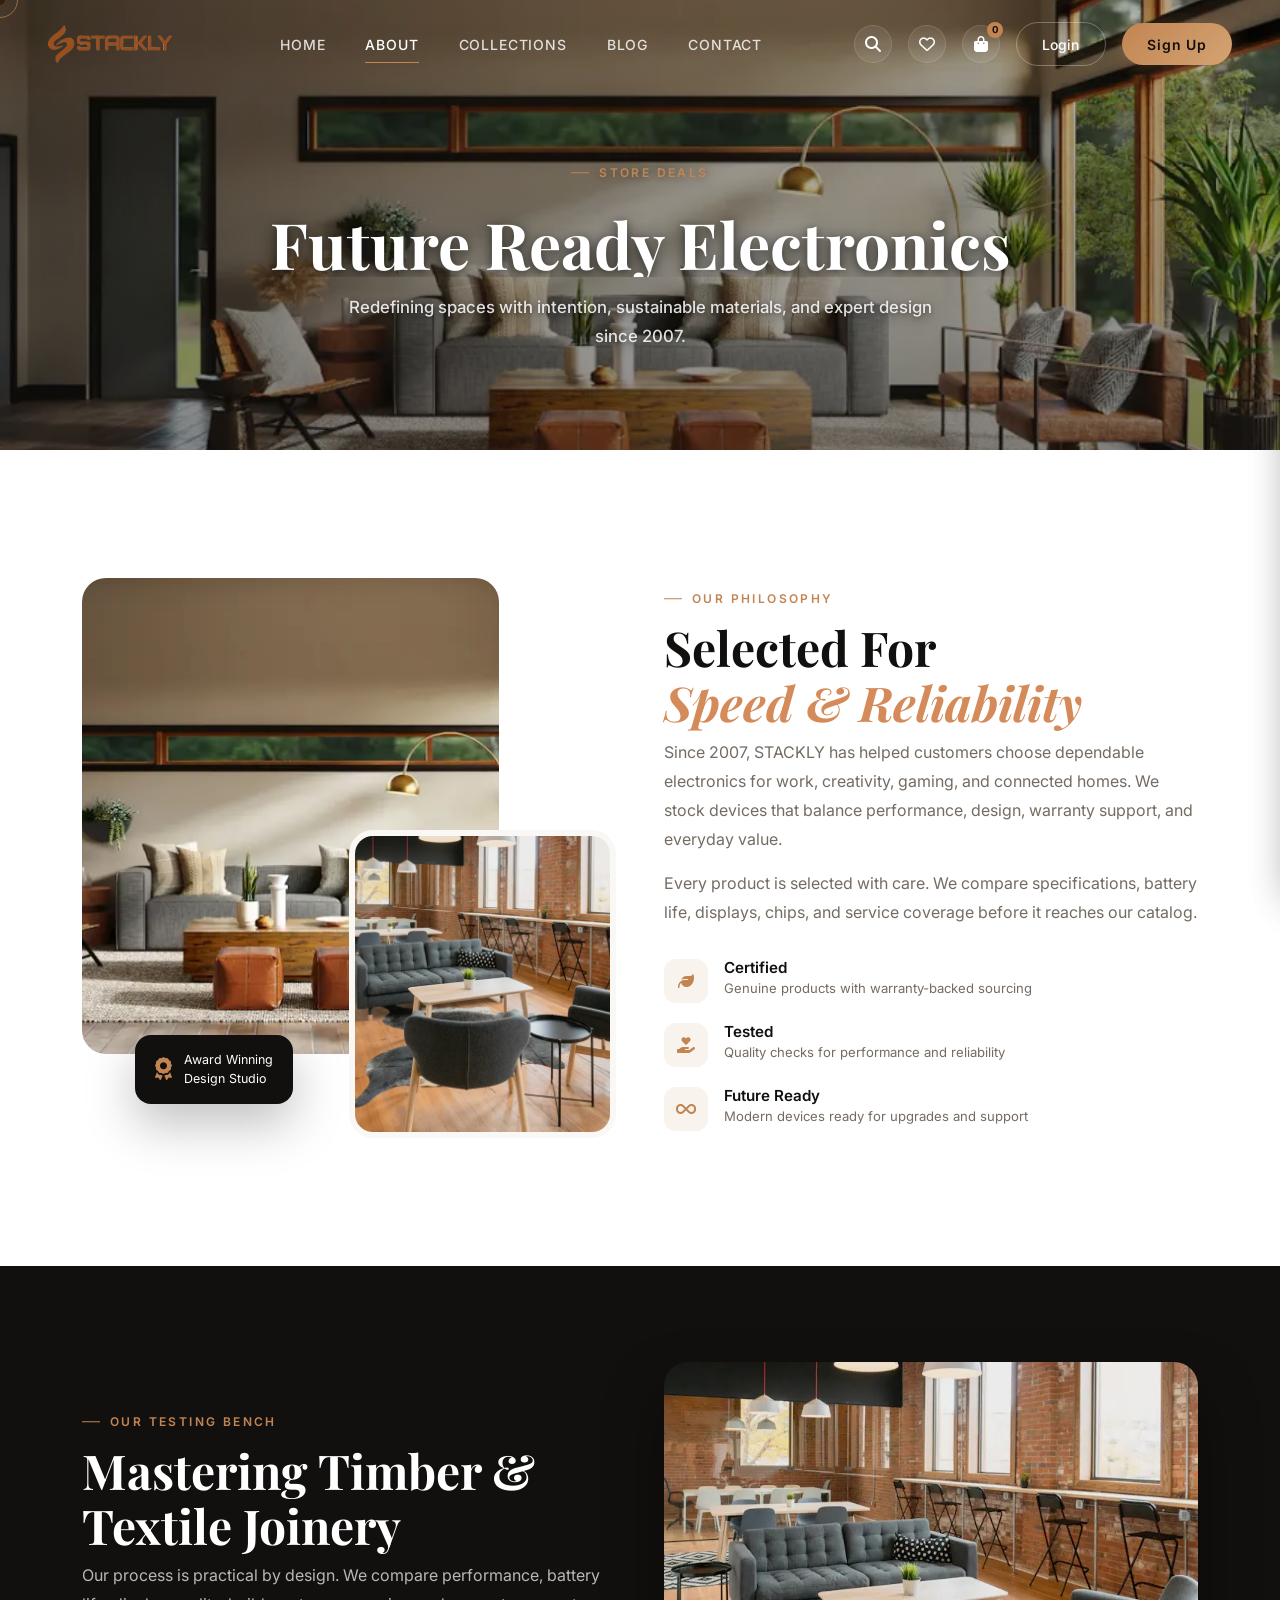
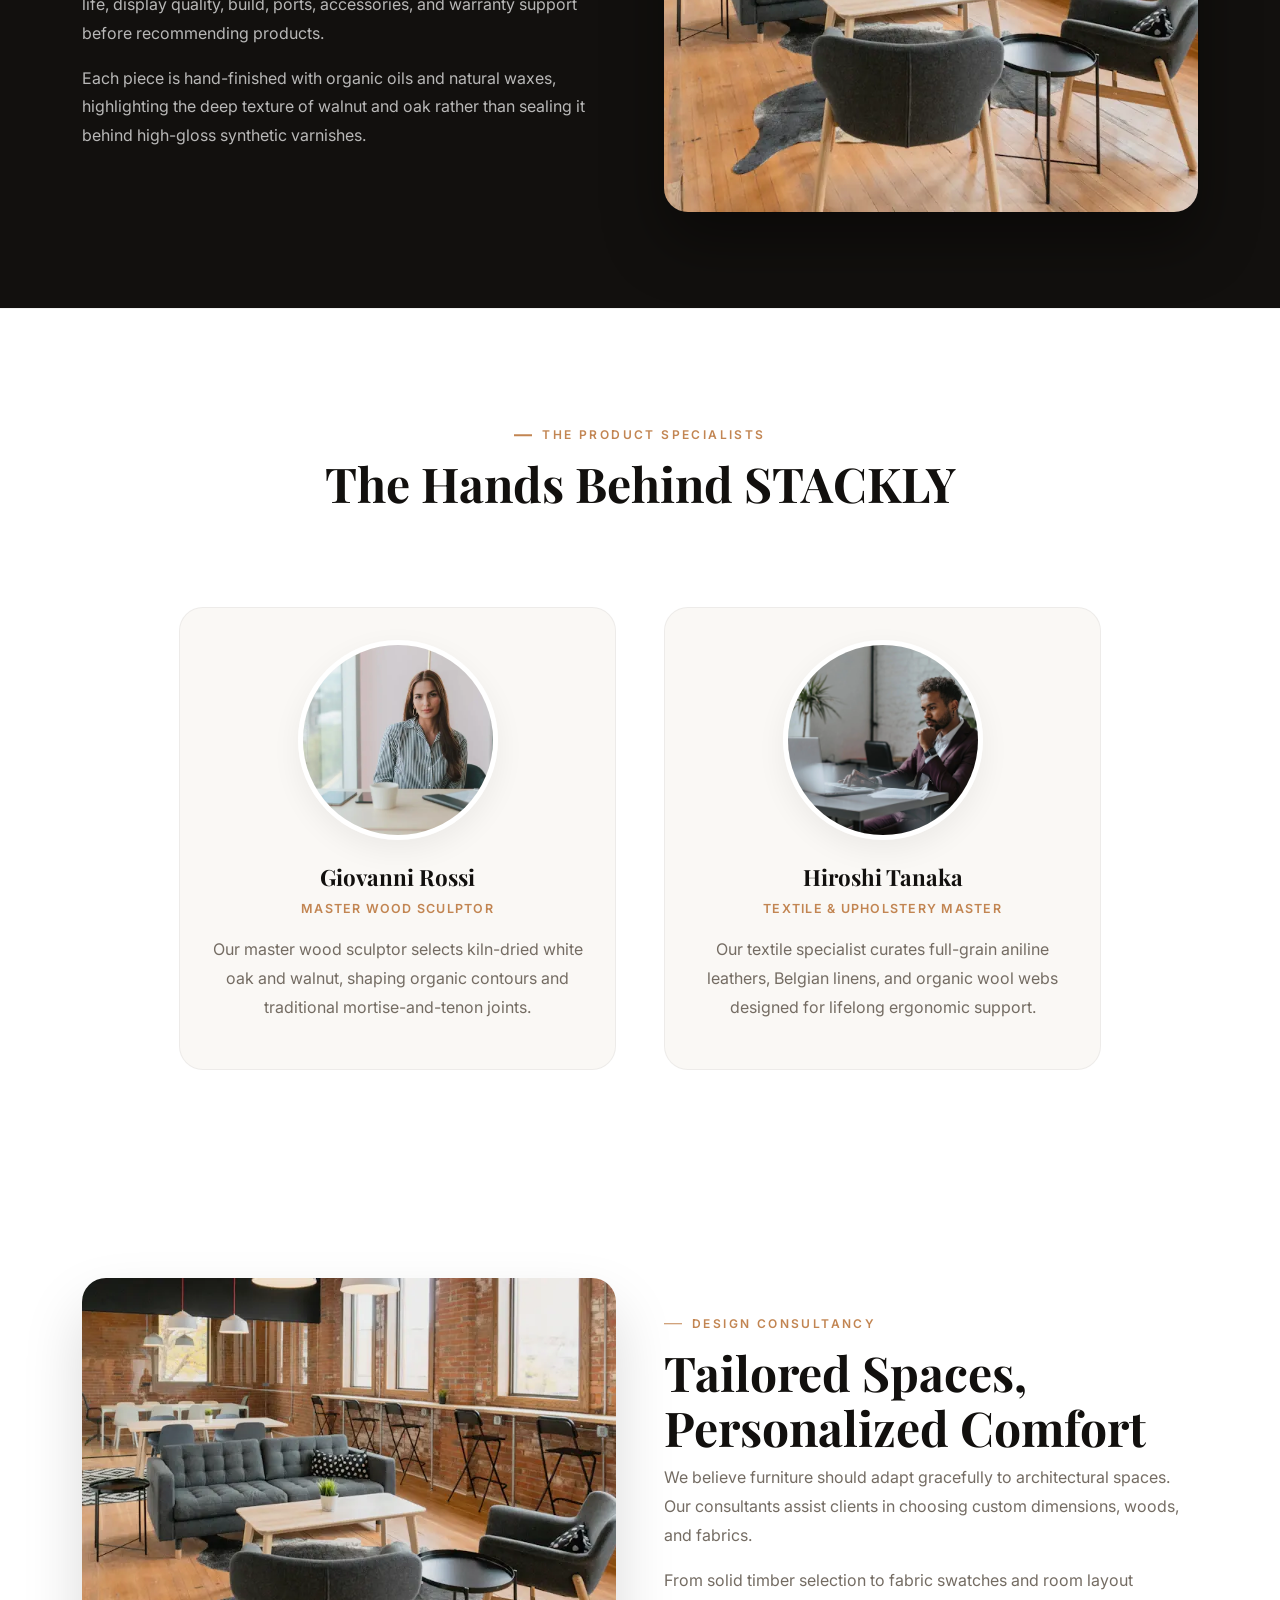
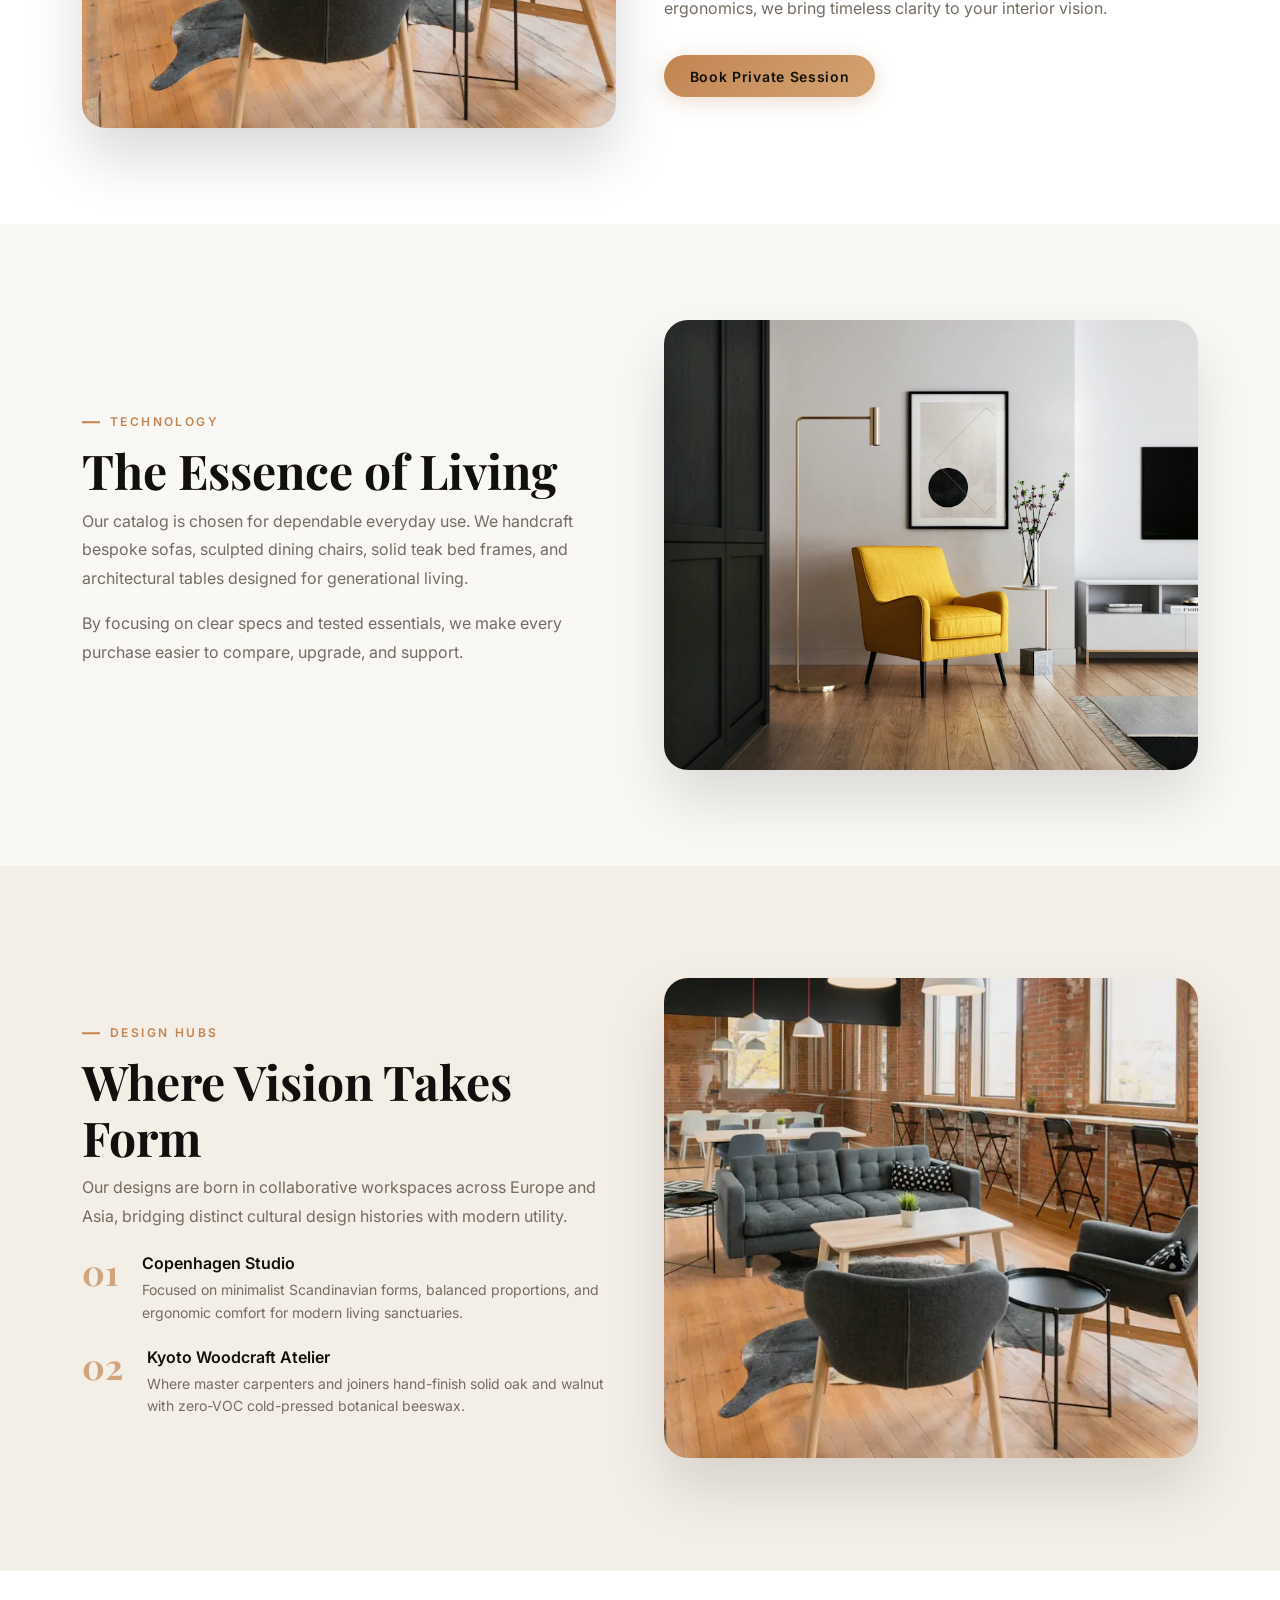
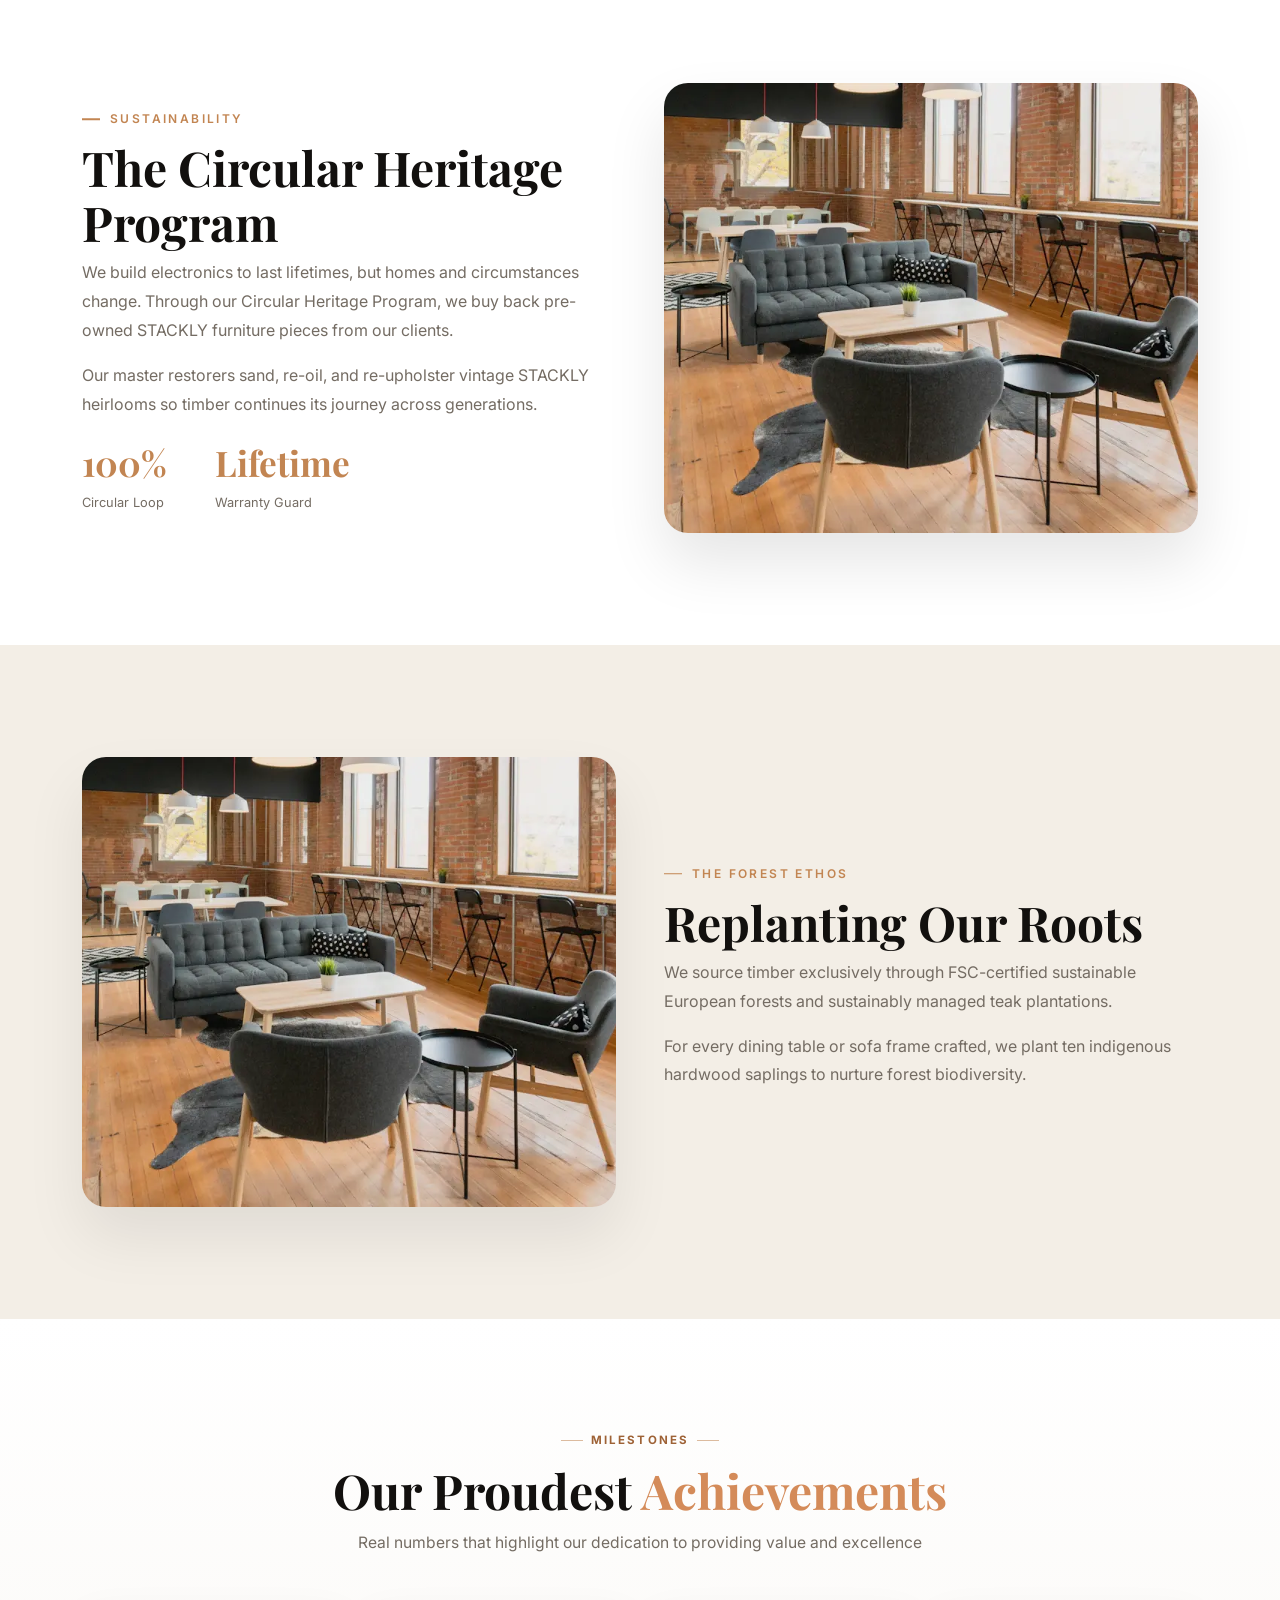
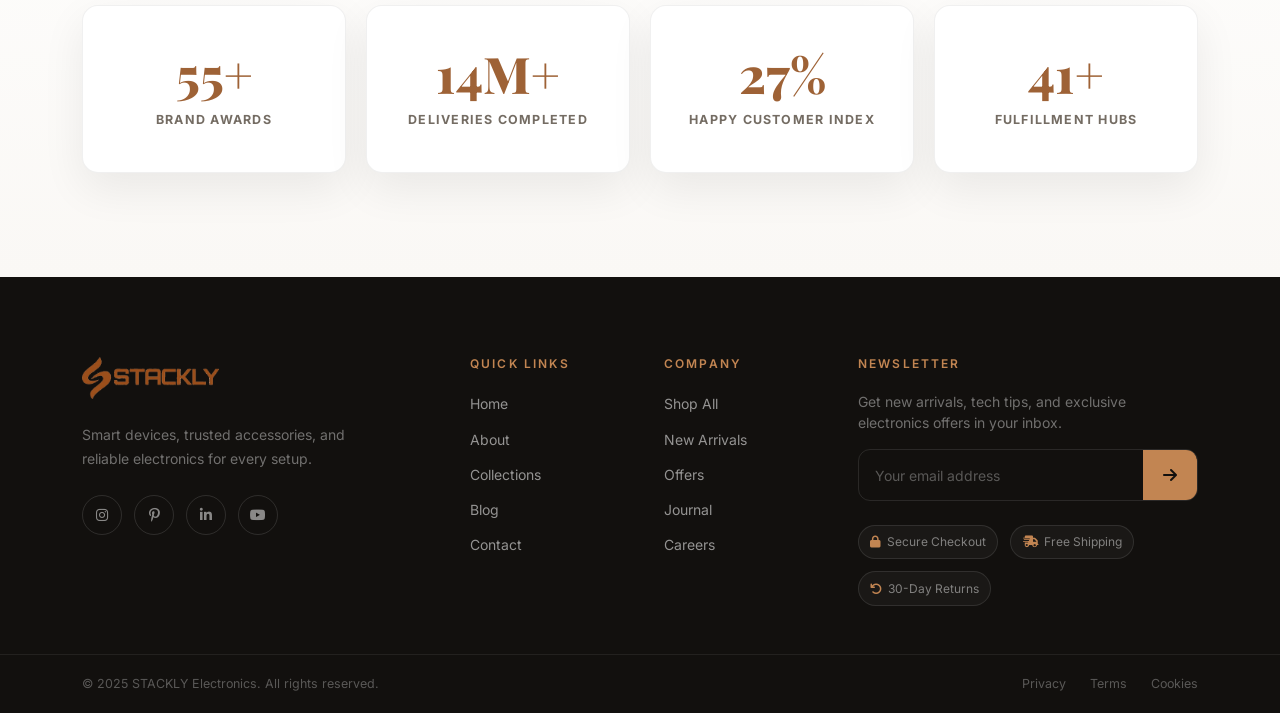
<file: about.html>
<!DOCTYPE html>
<html lang="en">
<head>
  <meta charset="UTF-8" />
  <meta name="viewport" content="width=device-width, initial-scale=1.0" />
  <title>About Us — STACKLY</title>
  <link rel="preconnect" href="https://fonts.googleapis.com" />
  <link rel="preconnect" href="https://fonts.gstatic.com" crossorigin />
  <link href="https://fonts.googleapis.com/css2?family=Playfair+Display:ital,wght@0,400;0,600;0,700;1,400;1,600&family=Inter:wght@300;400;500;600&family=Cormorant+Garamond:ital,wght@0,300;1,300&display=swap" rel="stylesheet" />
  <link rel="stylesheet" href="https://cdn.jsdelivr.net/npm/bootstrap@5.3.3/dist/css/bootstrap.min.css" />
  <link rel="stylesheet" href="https://cdnjs.cloudflare.com/ajax/libs/font-awesome/6.5.1/css/all.min.css" />
  <link rel="stylesheet" href="style.css" />
</head>
<body>

  <!-- Loader -->
  <div class="page-loader" id="pageLoader">
    <div class="loader-inner">
      <div class="loader-icon"><i class="fas fa-couch"></i></div>
      <div class="loader-logo">
        <img src="stacklylogo-transparent.webp" alt="STACKLY" class="loader-logo-img" />
      </div>
      <div class="loader-bar"><div class="loader-fill"></div></div>
    </div>
  </div>

  <!-- Custom Cursor -->
  <div class="cursor" id="cursor"></div>
  <div class="cursor-follower" id="cursorFollower"></div>

  <!-- ===== NAVBAR ===== -->
  <nav class="navbar navbar-expand-lg lumis-nav fixed-top scrolled" id="mainNav">
    <div class="container-fluid px-4 px-lg-5">
      <a class="navbar-brand nav-brand" href="index.html" onclick="showLoader();return false;">
        <img src="stacklylogo-transparent.webp" alt="STACKLY" class="brand-logo-img" />
      </a>
      <button class="navbar-toggler lumis-toggler" type="button" data-bs-toggle="collapse" data-bs-target="#navMenu" aria-label="Toggle navigation">
        <span class="toggler-line"></span>
        <span class="toggler-line"></span>
        <span class="toggler-line"></span>
      </button>
      <div class="collapse navbar-collapse" id="navMenu">
        <ul class="navbar-nav mx-auto gap-lg-2">
          <li class="nav-item"><a class="nav-link" href="index.html">Home</a></li>
          <li class="nav-item"><a class="nav-link active" href="about.html">About</a></li>
          <li class="nav-item"><a class="nav-link" href="collections.html">Collections</a></li>
          <li class="nav-item"><a class="nav-link" href="blog.html">Blog</a></li>
          <li class="nav-item"><a class="nav-link" href="contact.html">Contact</a></li>
        </ul>
        <div class="nav-actions d-flex align-items-center gap-3">
          <div class="nav-icons-group d-flex gap-3">
            <a href="#" class="nav-icon-btn" title="Search" id="searchToggle"><i class="fas fa-search"></i></a>
            <a href="#" class="nav-icon-btn" title="Wishlist" id="wishlistToggle"><i class="far fa-heart"></i><span class="cart-badge wishlist-badge">0</span></a>
            <a href="#" class="nav-icon-btn cart-btn" title="Cart" id="cartToggle"><i class="fas fa-shopping-bag"></i><span class="cart-badge">0</span></a>
          </div>
          <a href="login.html" class="btn btn-outline-lumis">Login</a>
          <a href="signup.html" class="btn btn-lumis">Sign Up</a>
        </div>
      </div>
    </div>
  </nav>

  <!-- ===== ABOUT HERO WITH BACKGROUND IMAGE ===== -->
  <section class="hero-section subpage-hero d-flex align-items-center justify-content-center text-center" style="background-image: url('assets/images/furniture-about-showroom.webp');">
    <div class="container py-5">
      <span class="section-eyebrow premium-fade-up" style="display: inline-block;">Store Deals</span>
      <h1 class="hero-headline premium-text-reveal" style="font-size: clamp(2.5rem, 5vw, 4.5rem); margin: 1rem 0;">
        <span class="reveal-line"><span>Future Ready Electronics</span></span>
      </h1>
      <p class="hero-sub premium-fade-up mx-auto" style="max-width: 600px; color: rgba(255, 255, 255, 0.85); font-weight: 500; text-shadow: 0 2px 10px rgba(0,0,0,0.5);">Redefining spaces with intention, sustainable materials, and expert design since 2007.</p>
    </div>
  </section>

  <!-- ===== MAIN ABOUT CONTENT ===== -->
  <section class="about-section" id="about">
    <div class="container">
      <div class="row align-items-center g-5">
        <div class="col-lg-6 reveal-left">
          <div class="about-img-grid">
            <div class="about-img-main">
              <picture>
                <source srcset="assets/images/furniture-about-showroom.webp" type="image/webp" />
                <img src="assets/images/furniture-about-showroom.webp" alt="Store" loading="lazy" />
              </picture>
            </div>
            <div class="about-img-side">
              <picture>
                <source srcset="assets/images/furniture-about-craft.webp" type="image/webp" />
                <img src="assets/images/furniture-about-craft.webp" alt="Device Quality" loading="lazy" />
              </picture>
            </div>
            <div class="about-award-badge">
              <i class="fas fa-award"></i>
              <span>Award Winning<br>Design Studio</span>
            </div>
          </div>
        </div>
        <div class="col-lg-6 reveal-right">
          <span class="section-eyebrow">Our Philosophy</span>
          <h2 class="section-title">Selected For<br><em>Speed & Reliability</em></h2>
          <p class="about-text">Since 2007, STACKLY has helped customers choose dependable electronics for work, creativity, gaming, and connected homes. We stock devices that balance performance, design, warranty support, and everyday value.</p>
          <p class="about-text">Every product is selected with care. We compare specifications, battery life, displays, chips, and service coverage before it reaches our catalog.</p>
          <div class="about-pillars">
            <div class="pillar">
              <div class="pillar-icon"><i class="fas fa-leaf"></i></div>
              <div><h5>Certified</h5><p>Genuine products with warranty-backed sourcing</p></div>
            </div>
            <div class="pillar">
              <div class="pillar-icon"><i class="fas fa-hand-holding-heart"></i></div>
              <div><h5>Tested</h5><p>Quality checks for performance and reliability</p></div>
            </div>
            <div class="pillar">
              <div class="pillar-icon"><i class="fas fa-infinity"></i></div>
              <div><h5>Future Ready</h5><p>Modern devices ready for upgrades and support</p></div>
            </div>
          </div>
        </div>
      </div>
    </div>
  </section>

  <!-- ===== PROCESS SECTION ===== -->
  <section class="about-process-section" style="padding: 6rem 0; background: var(--dark); color: var(--white); overflow: hidden;">
    <div class="container">
      <div class="row align-items-center g-5">
        <div class="col-lg-6 reveal-left">
          <span class="section-eyebrow" style="color: var(--accent-cyan);">Our Testing Bench</span>
          <h2 class="section-title" style="color: var(--white);">Mastering Timber & Textile Joinery</h2>
          <p class="about-text" style="color: rgba(255,255,255,0.7);">Our process is practical by design. We compare performance, battery life, display quality, build, ports, accessories, and warranty support before recommending products.</p>
          <p class="about-text" style="color: rgba(255,255,255,0.7);">Each piece is hand-finished with organic oils and natural waxes, highlighting the deep texture of walnut and oak rather than sealing it behind high-gloss synthetic varnishes.</p>
        </div>
        <div class="col-lg-6 reveal-right">
          <div class="about-img-wrap" style="position: relative; border-radius: var(--radius-lg); overflow: hidden; box-shadow: 0 30px 60px rgba(0,0,0,0.4);">
            <picture>
              <source srcset="assets/images/furniture-about-craft.webp" type="image/webp" />
              <img src="assets/images/furniture-about-craft.webp" alt="Electronics Specialist" loading="lazy" style="width: 100%; height: 450px; object-fit: cover;" />
            </picture>
          </div>
        </div>
      </div>
    </div>
  </section>

  <!-- ===== MEET THE ARTISANS ===== -->
  <section class="artisans-section" id="artisans">
    <div class="container">
      <div class="section-header text-center reveal-up">
        <span class="section-eyebrow">The Product Specialists</span>
        <h2 class="section-title">The Hands Behind STACKLY</h2>
      </div>
      <div class="row g-5 mt-3 justify-content-center">
        <!-- Artisan 1 -->
        <div class="col-md-5 reveal-left">
          <div class="artisan-card text-center">
            <div class="artisan-img-wrap">
              <picture>
                <source srcset="assets/images/w5.webp" type="image/webp" />
                <img src="assets/images/w5.webp" alt="Giovanni Rossi" loading="lazy" />
              </picture>
            </div>
            <div class="artisan-bio mt-4">
              <h4>Giovanni Rossi</h4>
              <span class="artisan-specialty">Master Wood Sculptor</span>
              <p class="about-text mt-3">Our master wood sculptor selects kiln-dried white oak and walnut, shaping organic contours and traditional mortise-and-tenon joints.</p>
            </div>
          </div>
        </div>
        <!-- Artisan 2 -->
        <div class="col-md-5 reveal-right">
          <div class="artisan-card text-center">
            <div class="artisan-img-wrap">
              <picture>
                <source srcset="assets/images/m7.webp" type="image/webp" />
                <img src="assets/images/m7.webp" alt="Hiroshi Tanaka" loading="lazy" />
              </picture>
            </div>
            <div class="artisan-bio mt-4">
              <h4>Hiroshi Tanaka</h4>
              <span class="artisan-specialty">Textile & Upholstery Master</span>
              <p class="about-text mt-3">Our textile specialist curates full-grain aniline leathers, Belgian linens, and organic wool webs designed for lifelong ergonomic support.</p>
            </div>
          </div>
        </div>
      </div>
    </div>
  </section>

  <!-- ===== CONSULTATION SECTION ===== -->
  <section class="about-consult-section" style="padding: 6rem 0; background: var(--white); color: var(--dark); overflow: hidden;">
    <div class="container">
      <div class="row align-items-center g-5">
        <div class="col-lg-6 order-lg-2 reveal-right">
          <span class="section-eyebrow">Design Consultancy</span>
          <h2 class="section-title">Tailored Spaces, Personalized Comfort</h2>
          <p class="about-text">We believe furniture should adapt gracefully to architectural spaces. Our consultants assist clients in choosing custom dimensions, woods, and fabrics.</p>
          <p class="about-text">From solid timber selection to fabric swatches and room layout ergonomics, we bring timeless clarity to your interior vision.</p>
          <a href="404.html" class="btn btn-lumis mt-3">Book Private Session</a>
        </div>
        <div class="col-lg-6 order-lg-1 reveal-left">
          <div class="about-img-wrap" style="position: relative; border-radius: var(--radius-lg); overflow: hidden; box-shadow: 0 30px 60px rgba(0,0,0,0.15);">
            <picture>
              <source srcset="assets/images/furniture-about-craft.webp" type="image/webp" />
              <img src="assets/images/furniture-about-craft.webp" alt="Electronics consultation" loading="lazy" style="width: 100%; height: 450px; object-fit: cover;" />
            </picture>
          </div>
        </div>
      </div>
    </div>
  </section>

  <!-- ===== MATERIALITY SECTION ===== -->
  <section class="about-material-section" style="padding: 6rem 0; background: var(--surface); color: var(--text); overflow: hidden;">
    <div class="container">
      <div class="row align-items-center g-5">
        <div class="col-lg-6 reveal-left">
          <span class="section-eyebrow">Technology</span>
          <h2 class="section-title">The Essence of Living</h2>
          <p class="about-text">Our catalog is chosen for dependable everyday use. We handcraft bespoke sofas, sculpted dining chairs, solid teak bed frames, and architectural tables designed for generational living.</p>
          <p class="about-text">By focusing on clear specs and tested essentials, we make every purchase easier to compare, upgrade, and support.</p>
        </div>
        <div class="col-lg-6 reveal-right">
          <div class="about-img-wrap" style="position: relative; border-radius: var(--radius-lg); overflow: hidden; box-shadow: 0 30px 60px rgba(0,0,0,0.12);">
            <picture>
              <source srcset="assets/images/furniture-mat-linen.webp" type="image/webp" />
              <img src="assets/images/furniture-mat-linen.webp" alt="Electronics components" loading="lazy" style="width: 100%; height: 450px; object-fit: cover;" />
            </picture>
          </div>
        </div>
      </div>
    </div>
  </section>

  <!-- ===== DESIGN HUBS & STUDIOS ===== -->
  <section class="hubs-section" id="studios">
    <div class="container">
      <div class="row align-items-center g-5">
        <div class="col-lg-6 reveal-left">
          <span class="section-eyebrow">Design Hubs</span>
          <h2 class="section-title">Where Vision Takes Form</h2>
          <p class="about-text">Our designs are born in collaborative workspaces across Europe and Asia, bridging distinct cultural design histories with modern utility.</p>
          <div class="hub-list mt-4">
            <div class="hub-item">
              <div class="hub-number">01</div>
              <div>
                <h5>Copenhagen Studio</h5>
                <p>Focused on minimalist Scandinavian forms, balanced proportions, and ergonomic comfort for modern living sanctuaries.</p>
              </div>
            </div>
            <div class="hub-item mt-4">
              <div class="hub-number">02</div>
              <div>
                <h5>Kyoto Woodcraft Atelier</h5>
                <p>Where master carpenters and joiners hand-finish solid oak and walnut with zero-VOC cold-pressed botanical beeswax.</p>
              </div>
            </div>
          </div>
        </div>
        <div class="col-lg-6 reveal-right">
          <div class="hub-img-wrap">
            <picture>
              <source srcset="assets/images/furniture-about-craft.webp" type="image/webp" />
              <img src="assets/images/furniture-about-craft.webp" alt="Electronics testing lab" loading="lazy" />
            </picture>
          </div>
        </div>
      </div>
    </div>
  </section>

  <!-- ===== CIRCULAR HERITAGE ===== -->
  <section class="restoration-section" id="restoration">
    <div class="container">
      <div class="row align-items-center g-5">
        <div class="col-lg-6 reveal-left">
          <span class="section-eyebrow">Sustainability</span>
          <h2 class="section-title">The Circular Heritage Program</h2>
          <p class="about-text">We build electronics to last lifetimes, but homes and circumstances change. Through our Circular Heritage Program, we buy back pre-owned STACKLY furniture pieces from our clients.</p>
          <p class="about-text">Our master restorers sand, re-oil, and re-upholster vintage STACKLY heirlooms so timber continues its journey across generations.</p>
          <div class="circular-metrics mt-4 d-flex gap-5">
            <div>
              <h3 style="font-family: 'Playfair Display', serif; font-size: 2.2rem; font-weight: 700; color: var(--accent-cyan);">100%</h3>
              <p style="font-size: 0.8rem; color: var(--text-lt); margin: 0;">Circular Loop</p>
            </div>
            <div>
              <h3 style="font-family: 'Playfair Display', serif; font-size: 2.2rem; font-weight: 700; color: var(--accent-cyan);">Lifetime</h3>
              <p style="font-size: 0.8rem; color: var(--text-lt); margin: 0;">Warranty Guard</p>
            </div>
          </div>
        </div>
        <div class="col-lg-6 reveal-right">
          <div class="restoration-img-wrap">
            <picture>
              <source srcset="assets/images/furniture-about-craft.webp" type="image/webp" />
              <img src="assets/images/furniture-about-craft.webp" alt="Device support desk" loading="lazy" />
            </picture>
          </div>
        </div>
      </div>
    </div>
  </section>

  <!-- ===== SUSTAINABLE FORESTRY ===== -->
  <section class="forestry-section" id="forestry">
    <div class="container">
      <div class="row align-items-center g-5">
        <div class="col-lg-6 order-lg-2 reveal-right">
          <span class="section-eyebrow">The Forest Ethos</span>
          <h2 class="section-title">Replanting Our Roots</h2>
          <p class="about-text">We source timber exclusively through FSC-certified sustainable European forests and sustainably managed teak plantations.</p>
          <p class="about-text">For every dining table or sofa frame crafted, we plant ten indigenous hardwood saplings to nurture forest biodiversity.</p>
        </div>
        <div class="col-lg-6 order-lg-1 reveal-left">
          <div class="forestry-img-wrap">
            <picture>
              <source srcset="assets/images/furniture-about-craft.webp" type="image/webp" />
              <img src="assets/images/furniture-about-craft.webp" alt="Responsible electronics sourcing" loading="lazy" />
            </picture>
          </div>
        </div>
      </div>
    </div>
  </section>
  
  <!-- Achievements Section -->
  <section class="section achievements-section" aria-label="Achievements">
    <div class="container">
      <div class="section-header reveal">
        <div class="section-label">Milestones</div>
        <h2 class="section-title">Our Proudest <span class="highlight">Achievements</span></h2>
        <p class="section-subtitle">Real numbers that highlight our dedication to providing value and excellence</p>
      </div>

      <div class="achievements-grid" data-stagger="0.1">
        <div class="stat-card reveal">
          <div class="stat-number" data-counter data-target="200" data-suffix="+">200+</div>
          <div class="stat-label">Brand Awards</div>
        </div>
        <div class="stat-card reveal">
          <div class="stat-number" data-counter data-target="50" data-suffix="M+">50M+</div>
          <div class="stat-label">Deliveries Completed</div>
        </div>
        <div class="stat-card reveal">
          <div class="stat-number" data-counter data-target="99" data-suffix="%" data-decimals="0">99%</div>
          <div class="stat-label">Happy Customer Index</div>
        </div>
        <div class="stat-card reveal">
          <div class="stat-number" data-counter data-target="150" data-suffix="+">150+</div>
          <div class="stat-label">Fulfillment Hubs</div>
        </div>
      </div>
    </div>
  </section>

  <!-- ===== DRAWER OVERLAY ===== -->
  <div class="drawer-overlay" id="drawerOverlay"></div>

  <!-- ===== CART DRAWER ===== -->
  <div class="drawer-panel" id="cartDrawer">
    <div class="drawer-header">
      <h3>Shopping Cart</h3>
      <button class="drawer-close" id="cartClose">&times;</button>
    </div>
    <div class="drawer-body" id="cartBody">
      <div class="drawer-empty">
        <i class="fas fa-shopping-bag"></i>
        <p>Your cart is empty</p>
      </div>
    </div>
    <div class="drawer-footer">
      <div class="drawer-total"><span>Total</span><span id="cartTotal">$0.00</span></div>
      <a href="404.html" class="drawer-btn">Checkout</a>
    </div>
  </div>

  <!-- ===== WISHLIST DRAWER ===== -->
  <div class="drawer-panel" id="wishlistDrawer">
    <div class="drawer-header">
      <h3>Wishlist</h3>
      <button class="drawer-close" id="wishlistClose">&times;</button>
    </div>
    <div class="drawer-body" id="wishlistBody">
      <div class="drawer-empty">
        <i class="far fa-heart"></i>
        <p>Your wishlist is empty</p>
      </div>
    </div>
  </div>

  <!-- ===== SEARCH OVERLAY ===== -->
  <div class="search-overlay" id="searchOverlay">
    <div class="search-overlay-panel">
      <button class="search-close" id="searchClose">&times;</button>
      <div class="search-inner">
        <form id="searchForm" action="collections.html" method="GET">
          <div class="search-field">
            <i class="fas fa-search search-field-icon"></i>
            <input type="text" name="search" class="search-input" id="searchInput" placeholder="Search electronics, brands, accessories..." autocomplete="off" />
          </div>
        </form>
        <p class="search-hint">Press Enter to search all products</p>
      </div>
    </div>
  </div>

  <!-- ===== FOOTER ===== -->
  <footer class="lumis-footer">
    <div class="footer-top">
      <div class="container">
        <div class="row g-5">
          <div class="col-lg-4">
            <div class="footer-brand">
              <a href="index.html"><img src="stacklylogo-transparent.webp" alt="STACKLY" class="footer-logo-img" /></a>
            </div>
            <p class="footer-tagline">Smart devices, trusted accessories, and reliable electronics for every setup.</p>
            <div class="footer-socials">
              <a href="404.html"><i class="fab fa-instagram"></i></a>
              <a href="404.html"><i class="fab fa-pinterest-p"></i></a>
              <a href="404.html"><i class="fab fa-linkedin-in"></i></a>
              <a href="404.html"><i class="fab fa-youtube"></i></a>
            </div>
          </div>
          <div class="col-6 col-lg-2">
            <h5 class="footer-heading">Quick Links</h5>
            <ul class="footer-links">
              <li><a href="index.html">Home</a></li>
              <li><a href="about.html">About</a></li>
              <li><a href="collections.html">Collections</a></li>
              <li><a href="blog.html">Blog</a></li>
              <li><a href="contact.html">Contact</a></li>
            </ul>
          </div>
          <div class="col-6 col-lg-2">
            <h5 class="footer-heading">Company</h5>
            <ul class="footer-links">
              <li><a href="404.html">Shop All</a></li>
              <li><a href="404.html">New Arrivals</a></li>
              <li><a href="404.html">Offers</a></li>
              <li><a href="404.html">Journal</a></li>
              <li><a href="404.html">Careers</a></li>
            </ul>
          </div>
          <div class="col-lg-4">
            <h5 class="footer-heading">Newsletter</h5>
            <p class="footer-newsletter-text">Get new arrivals, tech tips, and exclusive electronics offers in your inbox.</p>
            <div class="footer-newsletter">
              <form action="404.html" method="GET">
                <input type="email" placeholder="Your email address" required pattern="[a-z0-9._%+\-]+@[a-z0-9.\-]+\.com$" oninput="this.setCustomValidity(''); if(this.value && !this.checkValidity()) this.setCustomValidity('Please enter a valid email address')" />
                <button type="submit"><i class="fas fa-arrow-right"></i></button>
              </form>
            </div>
            <div class="footer-trust">
              <span><i class="fas fa-lock"></i> <a href="404.html">Secure Checkout</a></span>
              <span><i class="fas fa-shipping-fast"></i> <a href="404.html">Free Shipping</a></span>
              <span><i class="fas fa-undo"></i> <a href="404.html">30-Day Returns</a></span>
            </div>
          </div>
        </div>
      </div>
    </div>
    <div class="footer-bottom">
      <div class="container d-flex flex-column flex-md-row justify-content-between align-items-center gap-2">
        <p> &copy; 2025 STACKLY Electronics. All rights reserved.</p>
        <div class="footer-legal">
          <a href="404.html">Privacy</a>
          <a href="404.html">Terms</a>
          <a href="404.html">Cookies</a>
        </div>
      </div>
    </div>
  </footer>

  <script src="https://cdn.jsdelivr.net/npm/bootstrap@5.3.3/dist/js/bootstrap.bundle.min.js"></script>
  <script src="app.js"></script>
</body>
</html>
</file>
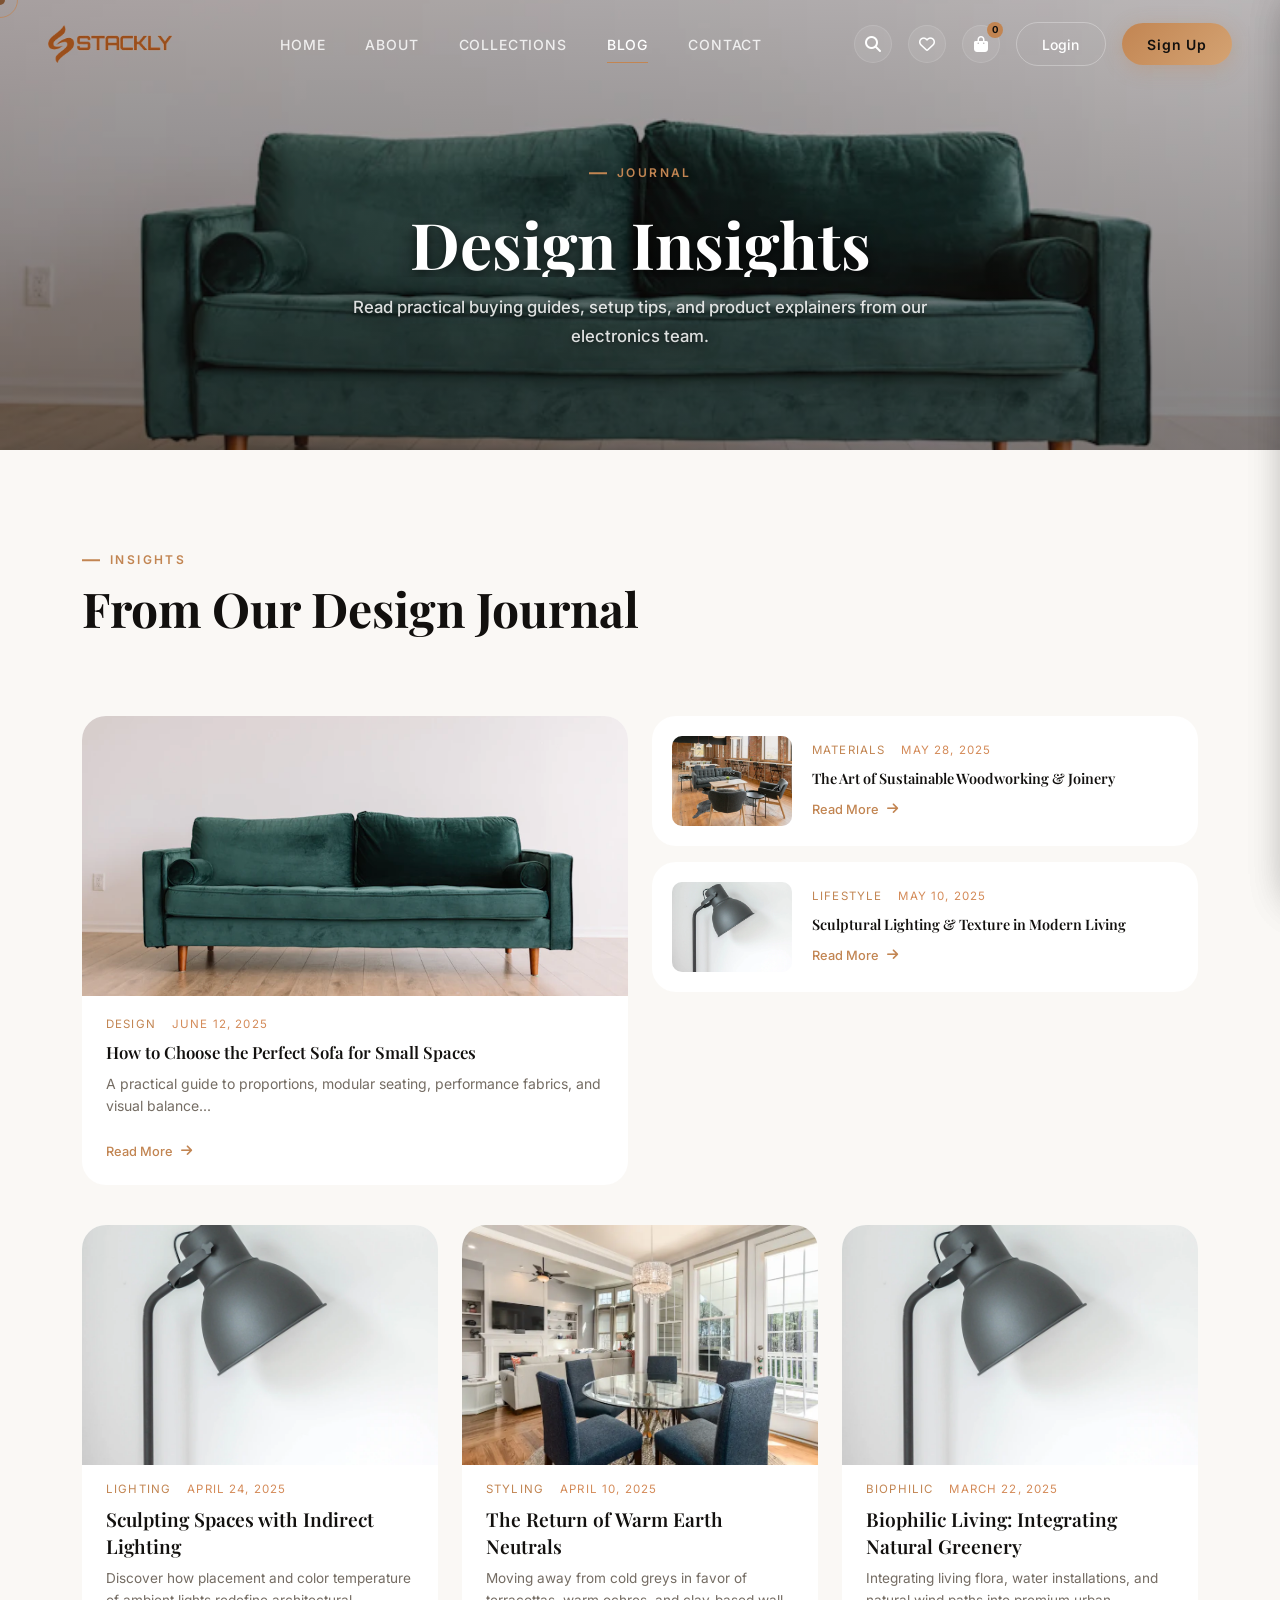
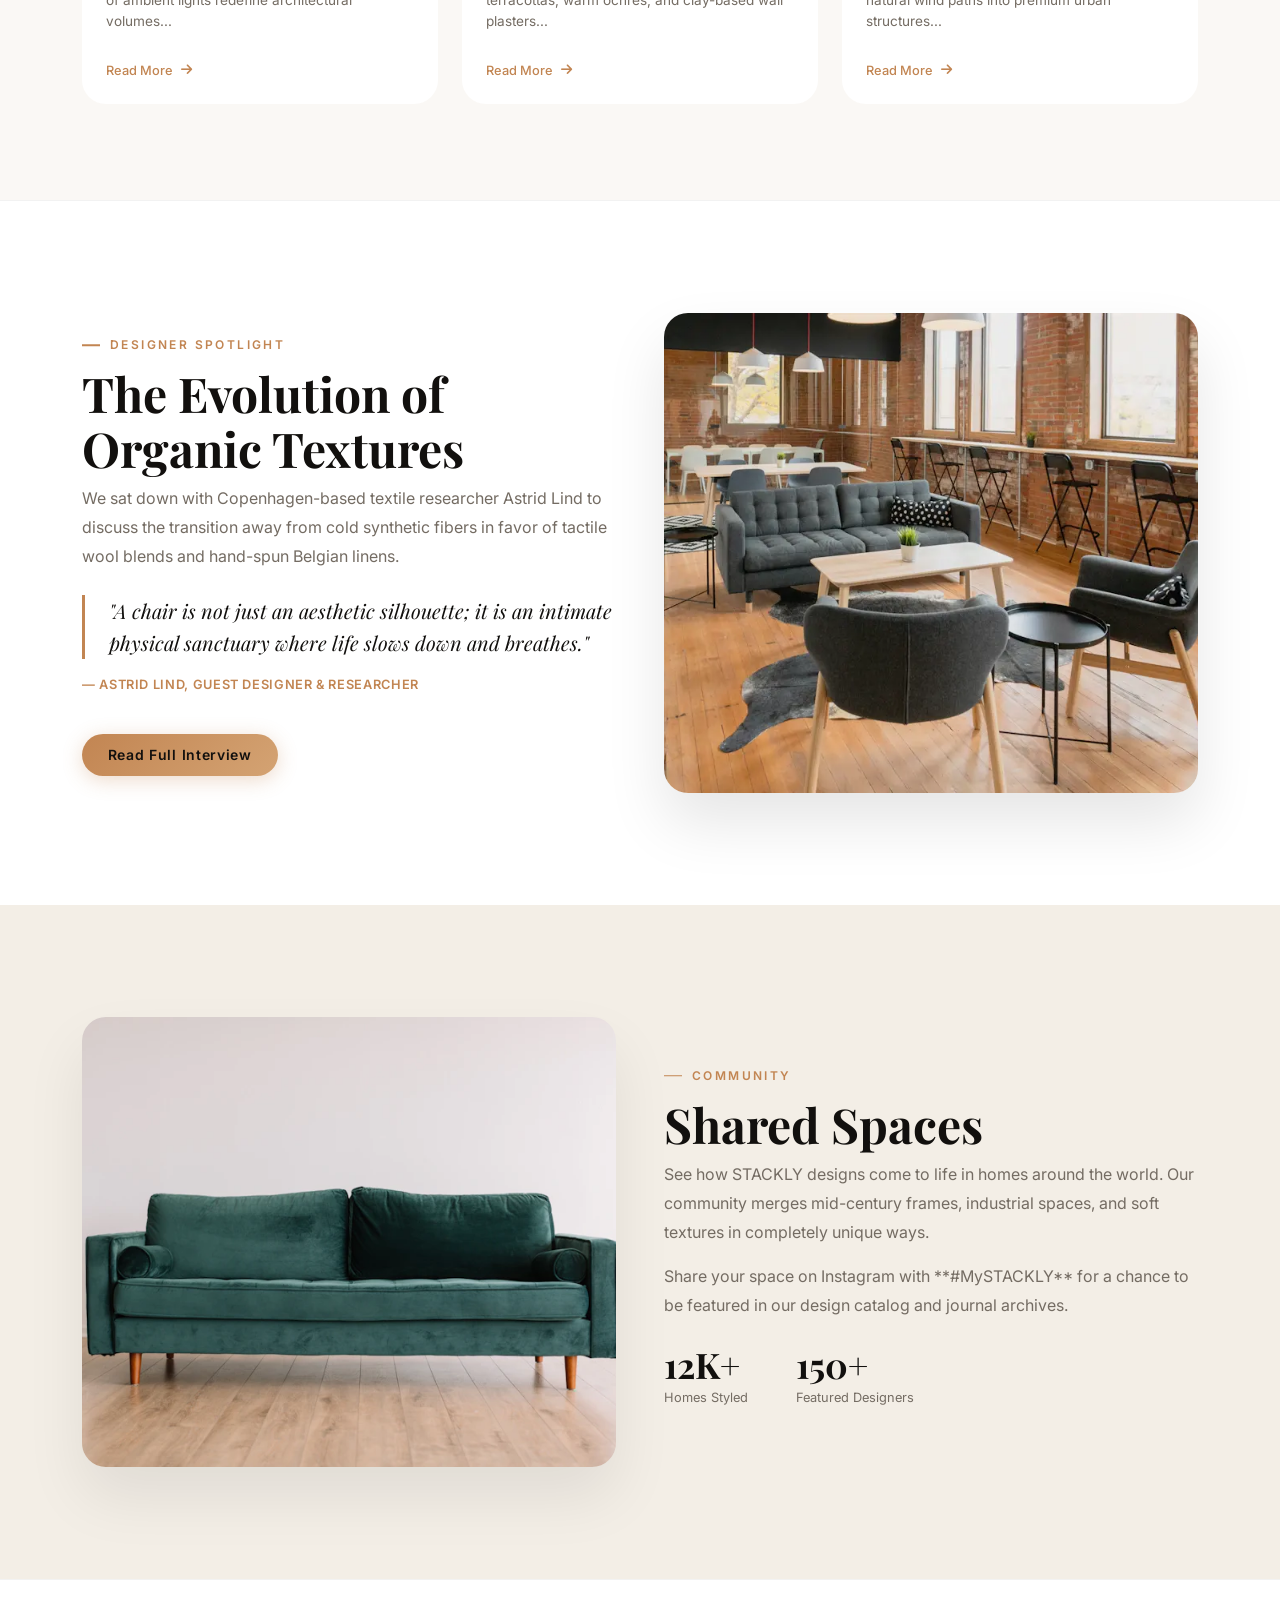
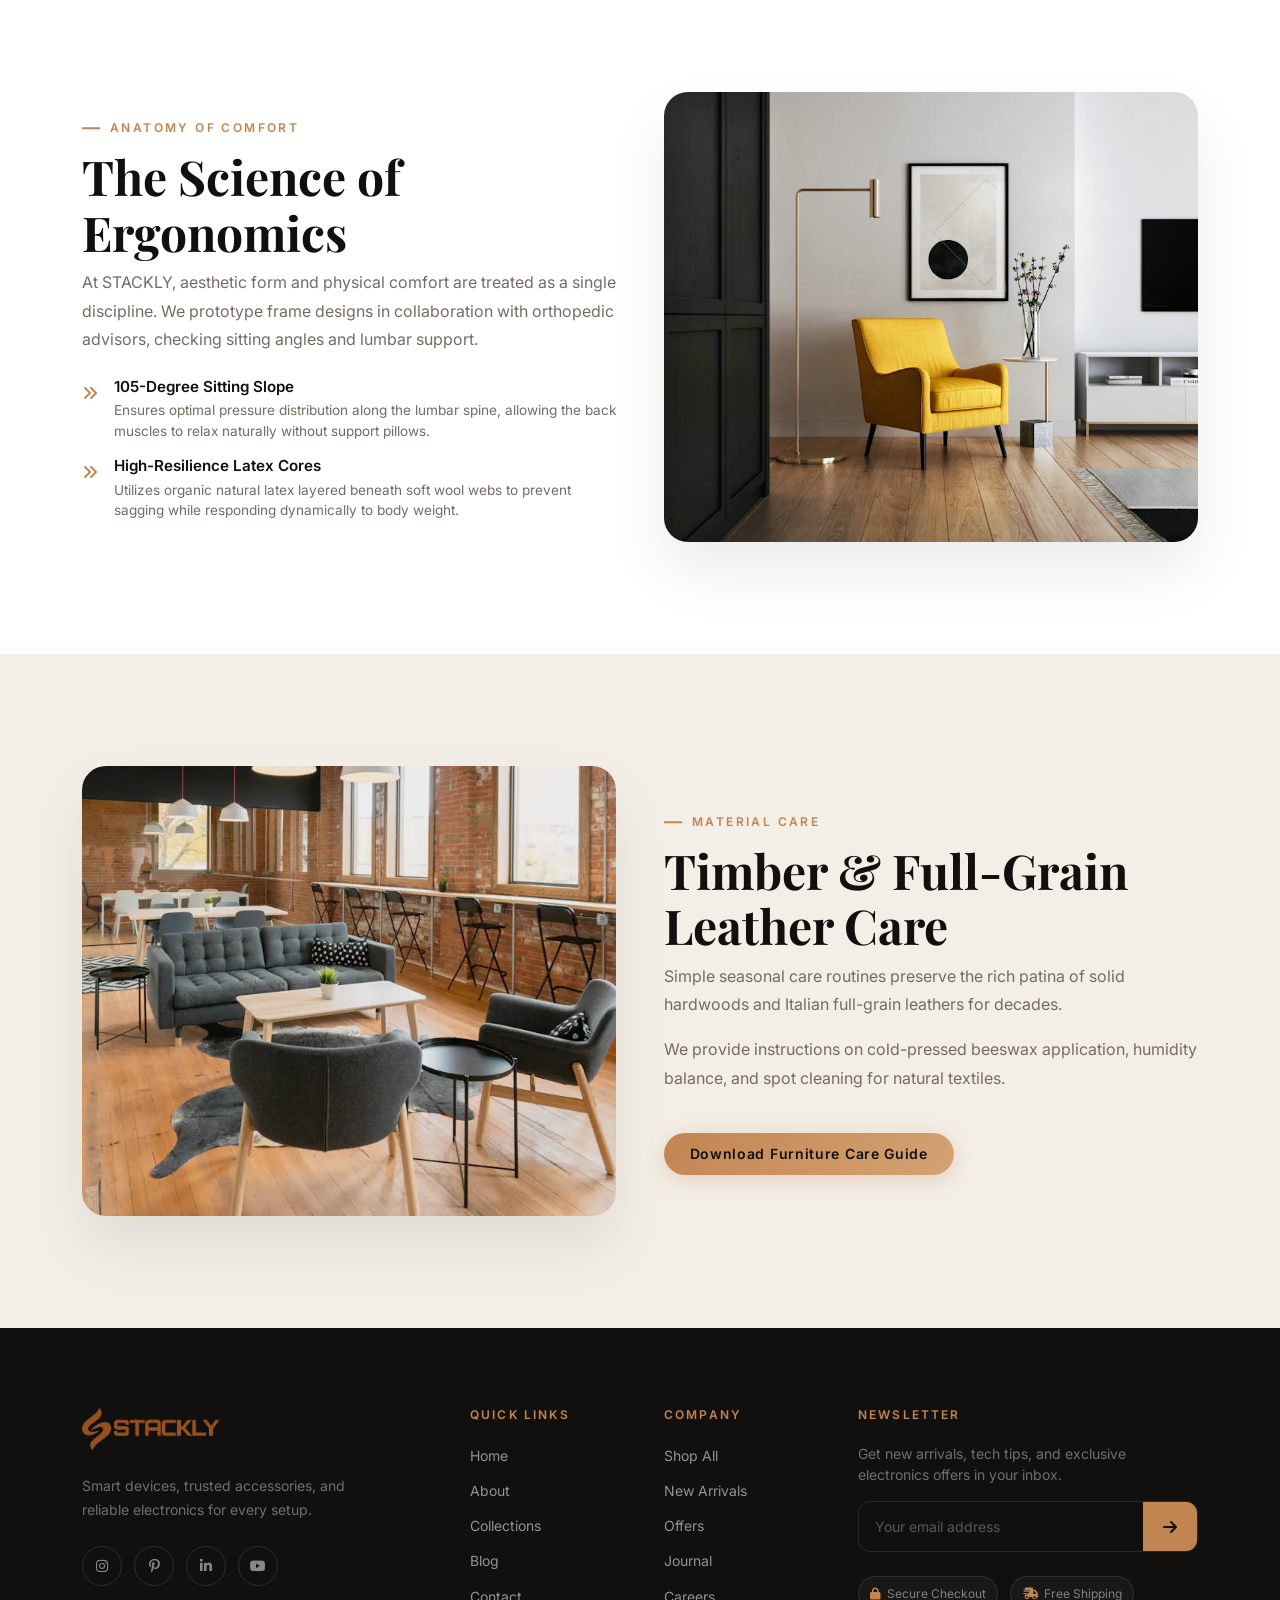
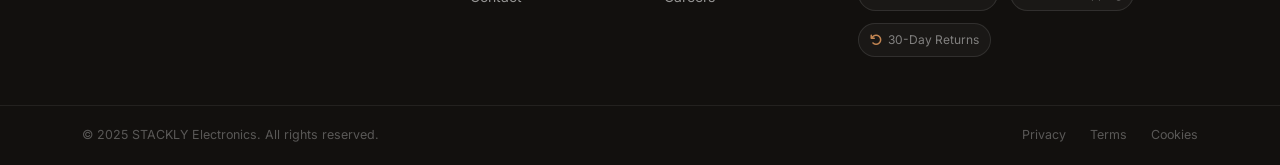
<file: blog.html>
<!DOCTYPE html>
<html lang="en">
<head>
  <meta charset="UTF-8" />
  <meta name="viewport" content="width=device-width, initial-scale=1.0" />
  <title>Journal & Blog — STACKLY</title>
  <link rel="preconnect" href="https://fonts.googleapis.com" />
  <link rel="preconnect" href="https://fonts.gstatic.com" crossorigin />
  <link href="https://fonts.googleapis.com/css2?family=Playfair+Display:ital,wght@0,400;0,600;0,700;1,400;1,600&family=Inter:wght@300;400;500;600&family=Cormorant+Garamond:ital,wght@0,300;1,300&display=swap" rel="stylesheet" />
  <link rel="stylesheet" href="https://cdn.jsdelivr.net/npm/bootstrap@5.3.3/dist/css/bootstrap.min.css" />
  <link rel="stylesheet" href="https://cdnjs.cloudflare.com/ajax/libs/font-awesome/6.5.1/css/all.min.css" />
  <link rel="stylesheet" href="style.css" />
</head>
<body>

  <!-- Loader -->
  <div class="page-loader" id="pageLoader">
    <div class="loader-inner">
      <div class="loader-icon"><i class="fas fa-couch"></i></div>
      <div class="loader-logo">
        <img src="stacklylogo-transparent.webp" alt="STACKLY" class="loader-logo-img" />
      </div>
      <div class="loader-bar"><div class="loader-fill"></div></div>
    </div>
  </div>

  <!-- Custom Cursor -->
  <div class="cursor" id="cursor"></div>
  <div class="cursor-follower" id="cursorFollower"></div>



  <!-- ===== NAVBAR ===== -->
  <nav class="navbar navbar-expand-lg lumis-nav fixed-top scrolled" id="mainNav">
    <div class="container-fluid px-4 px-lg-5">
      <a class="navbar-brand nav-brand" href="index.html" onclick="showLoader();return false;">
        <img src="stacklylogo-transparent.webp" alt="STACKLY" class="brand-logo-img" />
      </a>
      <button class="navbar-toggler lumis-toggler" type="button" data-bs-toggle="collapse" data-bs-target="#navMenu" aria-label="Toggle navigation">
        <span class="toggler-line"></span>
        <span class="toggler-line"></span>
        <span class="toggler-line"></span>
      </button>
      <div class="collapse navbar-collapse" id="navMenu">
        <ul class="navbar-nav mx-auto gap-lg-2">
          <li class="nav-item"><a class="nav-link" href="index.html">Home</a></li>
          <li class="nav-item"><a class="nav-link" href="about.html">About</a></li>
          <li class="nav-item"><a class="nav-link" href="collections.html">Collections</a></li>
          <li class="nav-item"><a class="nav-link active" href="blog.html">Blog</a></li>
          <li class="nav-item"><a class="nav-link" href="contact.html">Contact</a></li>
        </ul>
        <div class="nav-actions d-flex align-items-center gap-3">
          <div class="nav-icons-group d-flex gap-3">
            <a href="#" class="nav-icon-btn" title="Search" id="searchToggle"><i class="fas fa-search"></i></a>
            <a href="#" class="nav-icon-btn" title="Wishlist" id="wishlistToggle"><i class="far fa-heart"></i><span class="cart-badge wishlist-badge">0</span></a>
            <a href="#" class="nav-icon-btn cart-btn" title="Cart" id="cartToggle"><i class="fas fa-shopping-bag"></i><span class="cart-badge">0</span></a>
          </div>
          <a href="login.html" class="btn btn-outline-lumis">Login</a>
          <a href="signup.html" class="btn btn-lumis">Sign Up</a>
        </div>
      </div>
    </div>
  </nav>

  <!-- ===== BLOG HERO WITH BACKGROUND IMAGE ===== -->
  <section class="hero-section subpage-hero d-flex align-items-center justify-content-center text-center" style="background-image: url('assets/images/furniture-blog-sofa.webp');">
    <div class="container py-5">
      <span class="section-eyebrow premium-fade-up" style="display: inline-block;">Journal</span>
      <h1 class="hero-headline premium-text-reveal" style="font-size: clamp(2.5rem, 5vw, 4.5rem); margin: 1rem 0;">
        <span class="reveal-line"><span>Design Insights</span></span>
      </h1>
      <p class="hero-sub premium-fade-up mx-auto" style="max-width: 600px; color: rgba(255, 255, 255, 0.85); font-weight: 500; text-shadow: 0 2px 10px rgba(0,0,0,0.5);">Read practical buying guides, setup tips, and product explainers from our electronics team.</p>
    </div>
  </section>

  <!-- ===== BLOG JOURNAL SECTION ===== -->
  <section class="blog-section" id="blog">
    <div class="container">
      <div class="section-header d-flex justify-content-between align-items-end reveal-up">
        <div>
          <span class="section-eyebrow">Insights</span>
          <h2 class="section-title">From Our Design Journal</h2>
        </div>
      </div>
      <div class="row g-4 mt-1">
        <div class="col-lg-6 reveal-left">
          <div class="blog-card blog-card-featured">
            <div class="blog-img-wrap">
              <picture>
                <source srcset="assets/images/furniture-blog-sofa.webp" type="image/webp" />
                <img src="assets/images/furniture-blog-sofa.webp" alt="Blog 1" loading="lazy" />
              </picture>
            </div>
            <div class="blog-meta"><span>Design</span><span>June 12, 2025</span></div>
            <h3 class="blog-title">How to Choose the Perfect Sofa for Small Spaces</h3>
            <p class="blog-excerpt">A practical guide to proportions, modular seating, performance fabrics, and visual balance...</p>
            <a href="404.html" class="blog-read-link">Read More <i class="fas fa-arrow-right ms-1"></i></a>
          </div>
        </div>
        <div class="col-lg-6 reveal-right">
          <div class="blog-card blog-card-sm">
            <div class="blog-img-wrap">
              <picture>
                <source srcset="assets/images/furniture-blog-wood.webp" type="image/webp" />
                <img src="assets/images/furniture-blog-wood.webp" alt="Blog 2" loading="lazy" />
              </picture>
            </div>
            <div>
              <div class="blog-meta"><span>Materials</span><span>May 28, 2025</span></div>
              <h3 class="blog-title">The Art of Sustainable Woodworking & Joinery</h3>
              <a href="404.html" class="blog-read-link">Read More <i class="fas fa-arrow-right ms-1"></i></a>
            </div>
          </div>
          <div class="blog-card blog-card-sm">
            <div class="blog-img-wrap">
              <picture>
                <source srcset="assets/images/furniture-blog-lighting.webp" type="image/webp" />
                <img src="assets/images/furniture-blog-lighting.webp" alt="Blog 3" loading="lazy" />
              </picture>
            </div>
            <div>
              <div class="blog-meta"><span>Lifestyle</span><span>May 10, 2025</span></div>
              <h3 class="blog-title">Sculptural Lighting & Texture in Modern Living</h3>
              <a href="404.html" class="blog-read-link">Read More <i class="fas fa-arrow-right ms-1"></i></a>
            </div>
          </div>
        </div>
      </div>
      
      <!-- Second Row of Articles -->
      <div class="row g-4 mt-3">
        <!-- Article 4 -->
        <div class="col-md-6 col-lg-4 reveal-up delay-1">
          <div class="blog-card">
            <div class="blog-img-wrap" style="height: 240px;">
              <picture>
                <source srcset="assets/images/furniture-lamp-sculptural.webp" type="image/webp" />
                <img src="assets/images/furniture-lamp-sculptural.webp" alt="Lighting design" loading="lazy" style="width: 100%; height: 100%; object-fit: cover;" />
              </picture>
            </div>
            <div class="blog-meta mt-3"><span>Lighting</span><span>April 24, 2025</span></div>
            <h3 class="blog-title" style="font-size: 1.2rem; margin: 0.5rem 0;">Sculpting Spaces with Indirect Lighting</h3>
            <p class="blog-excerpt" style="font-size: 0.85rem; color: var(--text-muted);">Discover how placement and color temperature of ambient lights redefine architectural volumes...</p>
            <a href="404.html" class="blog-read-link">Read More <i class="fas fa-arrow-right ms-1"></i></a>
          </div>
        </div>
        
        <!-- Article 5 -->
        <div class="col-md-6 col-lg-4 reveal-up delay-2">
          <div class="blog-card">
            <div class="blog-img-wrap" style="height: 240px;">
              <picture>
                <source srcset="assets/images/furniture-mat-oak.webp" type="image/webp" />
                <img src="assets/images/furniture-mat-oak.webp" alt="Earth Tones" loading="lazy" style="width: 100%; height: 100%; object-fit: cover;" />
              </picture>
            </div>
            <div class="blog-meta mt-3"><span>Styling</span><span>April 10, 2025</span></div>
            <h3 class="blog-title" style="font-size: 1.2rem; margin: 0.5rem 0;">The Return of Warm Earth Neutrals</h3>
            <p class="blog-excerpt" style="font-size: 0.85rem; color: var(--text-muted);">Moving away from cold greys in favor of terracottas, warm ochres, and clay-based wall plasters...</p>
            <a href="404.html" class="blog-read-link">Read More <i class="fas fa-arrow-right ms-1"></i></a>
          </div>
        </div>
        
        <!-- Article 6 -->
        <div class="col-md-6 col-lg-4 reveal-up delay-3">
          <div class="blog-card">
            <div class="blog-img-wrap" style="height: 240px;">
              <picture>
                <source srcset="assets/images/furniture-blog-lighting.webp" type="image/webp" />
                <img src="assets/images/furniture-blog-lighting.webp" alt="Smart Home Gear" loading="lazy" style="width: 100%; height: 100%; object-fit: cover;" />
              </picture>
            </div>
            <div class="blog-meta mt-3"><span>Biophilic</span><span>March 22, 2025</span></div>
            <h3 class="blog-title" style="font-size: 1.2rem; margin: 0.5rem 0;">Biophilic Living: Integrating Natural Greenery</h3>
            <p class="blog-excerpt" style="font-size: 0.85rem; color: var(--text-muted);">Integrating living flora, water installations, and natural wind paths into premium urban structures...</p>
            <a href="404.html" class="blog-read-link">Read More <i class="fas fa-arrow-right ms-1"></i></a>
          </div>
        </div>
      </div>
    </div>
  </section>

  <!-- ===== DESIGNER SPOTLIGHT ===== -->
  <section class="designer-spotlight-section" id="spotlight">
    <div class="container">
      <div class="row align-items-center g-5">
        <div class="col-lg-6 reveal-left">
          <span class="section-eyebrow">Designer Spotlight</span>
          <h2 class="section-title">The Evolution of Organic Textures</h2>
          <p class="about-text">We sat down with Copenhagen-based textile researcher Astrid Lind to discuss the transition away from cold synthetic fibers in favor of tactile wool blends and hand-spun Belgian linens.</p>
          <div class="interview-excerpt mt-4">
            <blockquote>
              "A chair is not just an aesthetic silhouette; it is an intimate physical sanctuary where life slows down and breathes."
            </blockquote>
            <p class="interview-author mt-3">— Astrid Lind, Guest Designer & Researcher</p>
          </div>
          <a href="404.html" class="btn btn-lumis mt-4">Read Full Interview</a>
        </div>
        <div class="col-lg-6 reveal-right">
          <div class="spotlight-img-wrap">
            <picture>
              <source srcset="assets/images/furniture-about-craft.webp" type="image/webp" />
              <img src="assets/images/furniture-about-craft.webp" alt="Astrid Lind Portrait" loading="lazy" />
            </picture>
          </div>
        </div>
      </div>
    </div>
  </section>

  <!-- ===== SHARED SPACES ===== -->
  <section class="shared-spaces-section" id="community">
    <div class="container">
      <div class="row align-items-center g-5">
        <div class="col-lg-6 order-lg-2 reveal-right">
          <span class="section-eyebrow">Community</span>
          <h2 class="section-title">Shared Spaces</h2>
          <p class="about-text">See how STACKLY designs come to life in homes around the world. Our community merges mid-century frames, industrial spaces, and soft textures in completely unique ways.</p>
          <p class="about-text">Share your space on Instagram with **#MySTACKLY** for a chance to be featured in our design catalog and journal archives.</p>
          <div class="community-stats mt-4 d-flex gap-5">
            <div>
              <h3>12K+</h3>
              <p style="font-size: 0.8rem; color: var(--text-lt);">Homes Styled</p>
            </div>
            <div>
              <h3>150+</h3>
              <p style="font-size: 0.8rem; color: var(--text-lt);">Featured Designers</p>
            </div>
          </div>
        </div>
        <div class="col-lg-6 order-lg-1 reveal-left">
          <div class="shared-img-wrap">
            <picture>
              <source srcset="assets/images/furniture-blog-sofa.webp" type="image/webp" />
              <img src="assets/images/furniture-blog-sofa.webp" alt="Curated Living Room" loading="lazy" />
            </picture>
          </div>
        </div>
      </div>
    </div>
  </section>

  <!-- ===== ERGONOMICS & ANATOMY ===== -->
  <section class="ergonomics-section" id="ergonomics">
    <div class="container">
      <div class="row align-items-center g-5">
        <div class="col-lg-6 reveal-left">
          <span class="section-eyebrow">Anatomy of Comfort</span>
          <h2 class="section-title">The Science of Ergonomics</h2>
          <p class="about-text">At STACKLY, aesthetic form and physical comfort are treated as a single discipline. We prototype frame designs in collaboration with orthopedic advisors, checking sitting angles and lumbar support.</p>
          <div class="ergonomic-features mt-4">
            <div class="ergo-item">
              <div class="ergo-icon"><i class="fas fa-angle-double-right"></i></div>
              <div>
                <h5>105-Degree Sitting Slope</h5>
                <p>Ensures optimal pressure distribution along the lumbar spine, allowing the back muscles to relax naturally without support pillows.</p>
              </div>
            </div>
            <div class="ergo-item mt-3">
              <div class="ergo-icon"><i class="fas fa-angle-double-right"></i></div>
              <div>
                <h5>High-Resilience Latex Cores</h5>
                <p>Utilizes organic natural latex layered beneath soft wool webs to prevent sagging while responding dynamically to body weight.</p>
              </div>
            </div>
          </div>
        </div>
        <div class="col-lg-6 reveal-right">
          <div class="ergonomic-img-wrap">
            <picture>
              <source srcset="assets/images/furniture-prod-nordic.webp" type="image/webp" />
              <img src="assets/images/furniture-prod-nordic.webp" alt="Ergonomic Blueprint" loading="lazy" />
            </picture>
          </div>
        </div>
      </div>
    </div>
  </section>

  <!-- ===== LEATHER CARE JOURNAL ===== -->
  <section class="device-care-section" id="device-care">
    <div class="container">
      <div class="row align-items-center g-5">
        <div class="col-lg-6 order-lg-2 reveal-right">
          <span class="section-eyebrow">Material Care</span>
          <h2 class="section-title">Timber & Full-Grain Leather Care</h2>
          <p class="about-text">Simple seasonal care routines preserve the rich patina of solid hardwoods and Italian full-grain leathers for decades.</p>
          <p class="about-text">We provide instructions on cold-pressed beeswax application, humidity balance, and spot cleaning for natural textiles.</p>
          <a href="404.html" class="btn btn-lumis mt-4">Download Furniture Care Guide</a>
        </div>
        <div class="col-lg-6 order-lg-1 reveal-left">
          <div class="device-img-wrap">
            <picture>
              <source srcset="assets/images/furniture-about-craft.webp" type="image/webp" />
              <img src="assets/images/furniture-about-craft.webp" alt="Device Battery Care" loading="lazy" />
            </picture>
          </div>
        </div>
      </div>
    </div>
  </section>

  <!-- ===== DRAWER OVERLAY ===== -->
  <div class="drawer-overlay" id="drawerOverlay"></div>

  <!-- ===== CART DRAWER ===== -->
  <div class="drawer-panel" id="cartDrawer">
    <div class="drawer-header">
      <h3>Shopping Cart</h3>
      <button class="drawer-close" id="cartClose">&times;</button>
    </div>
    <div class="drawer-body" id="cartBody">
      <div class="drawer-empty">
        <i class="fas fa-shopping-bag"></i>
        <p>Your cart is empty</p>
      </div>
    </div>
    <div class="drawer-footer">
      <div class="drawer-total"><span>Total</span><span id="cartTotal">$0.00</span></div>
      <a href="404.html" class="drawer-btn">Checkout</a>
    </div>
  </div>

  <!-- ===== WISHLIST DRAWER ===== -->
  <div class="drawer-panel" id="wishlistDrawer">
    <div class="drawer-header">
      <h3>Wishlist</h3>
      <button class="drawer-close" id="wishlistClose">&times;</button>
    </div>
    <div class="drawer-body" id="wishlistBody">
      <div class="drawer-empty">
        <i class="far fa-heart"></i>
        <p>Your wishlist is empty</p>
      </div>
    </div>
  </div>

  <!-- ===== SEARCH OVERLAY ===== -->
  <div class="search-overlay" id="searchOverlay">
    <div class="search-overlay-panel">
      <button class="search-close" id="searchClose">&times;</button>
      <div class="search-inner">
        <form id="searchForm" action="collections.html" method="GET">
          <div class="search-field">
            <i class="fas fa-search search-field-icon"></i>
            <input type="text" name="search" class="search-input" id="searchInput" placeholder="Search electronics, brands, accessories..." autocomplete="off" />
          </div>
        </form>
        <p class="search-hint">Press Enter to search all products</p>
      </div>
    </div>
  </div>

  <!-- ===== FOOTER ===== -->
  <footer class="lumis-footer">
    <div class="footer-top">
      <div class="container">
        <div class="row g-5">
          <div class="col-lg-4">
            <div class="footer-brand">
              <a href="index.html"><img src="stacklylogo-transparent.webp" alt="STACKLY" class="footer-logo-img" /></a>
            </div>
            <p class="footer-tagline">Smart devices, trusted accessories, and reliable electronics for every setup.</p>
            <div class="footer-socials">
              <a href="404.html"><i class="fab fa-instagram"></i></a>
              <a href="404.html"><i class="fab fa-pinterest-p"></i></a>
              <a href="404.html"><i class="fab fa-linkedin-in"></i></a>
              <a href="404.html"><i class="fab fa-youtube"></i></a>
            </div>
          </div>
          <div class="col-6 col-lg-2">
            <h5 class="footer-heading">Quick Links</h5>
            <ul class="footer-links">
              <li><a href="index.html">Home</a></li>
              <li><a href="about.html">About</a></li>
              <li><a href="collections.html">Collections</a></li>
              <li><a href="blog.html">Blog</a></li>
              <li><a href="contact.html">Contact</a></li>
            </ul>
          </div>
          <div class="col-6 col-lg-2">
            <h5 class="footer-heading">Company</h5>
            <ul class="footer-links">
              <li><a href="404.html">Shop All</a></li>
              <li><a href="404.html">New Arrivals</a></li>
              <li><a href="404.html">Offers</a></li>
              <li><a href="404.html">Journal</a></li>
              <li><a href="404.html">Careers</a></li>
            </ul>
          </div>
          <div class="col-lg-4">
            <h5 class="footer-heading">Newsletter</h5>
            <p class="footer-newsletter-text">Get new arrivals, tech tips, and exclusive electronics offers in your inbox.</p>
            <div class="footer-newsletter">
              <form action="404.html" method="GET">
                <input type="email" placeholder="Your email address" required pattern="[a-z0-9._%+\-]+@[a-z0-9.\-]+\.com$" oninput="this.setCustomValidity(''); if(this.value && !this.checkValidity()) this.setCustomValidity('Please enter a valid email address')" />
                <button type="submit"><i class="fas fa-arrow-right"></i></button>
              </form>
            </div>
            <div class="footer-trust">
              <span><i class="fas fa-lock"></i> <a href="404.html">Secure Checkout</a></span>
              <span><i class="fas fa-shipping-fast"></i> <a href="404.html">Free Shipping</a></span>
              <span><i class="fas fa-undo"></i> <a href="404.html">30-Day Returns</a></span>
            </div>
          </div>
        </div>
      </div>
    </div>
    <div class="footer-bottom">
      <div class="container d-flex flex-column flex-md-row justify-content-between align-items-center gap-2">
        <p> &copy; 2025 STACKLY Electronics. All rights reserved.</p>
        <div class="footer-legal">
          <a href="404.html">Privacy</a>
          <a href="404.html">Terms</a>
          <a href="404.html">Cookies</a>
        </div>
      </div>
    </div>
  </footer>

  <script src="https://cdn.jsdelivr.net/npm/bootstrap@5.3.3/dist/js/bootstrap.bundle.min.js"></script>
  <script src="app.js"></script>
</body>
</html>
</file>
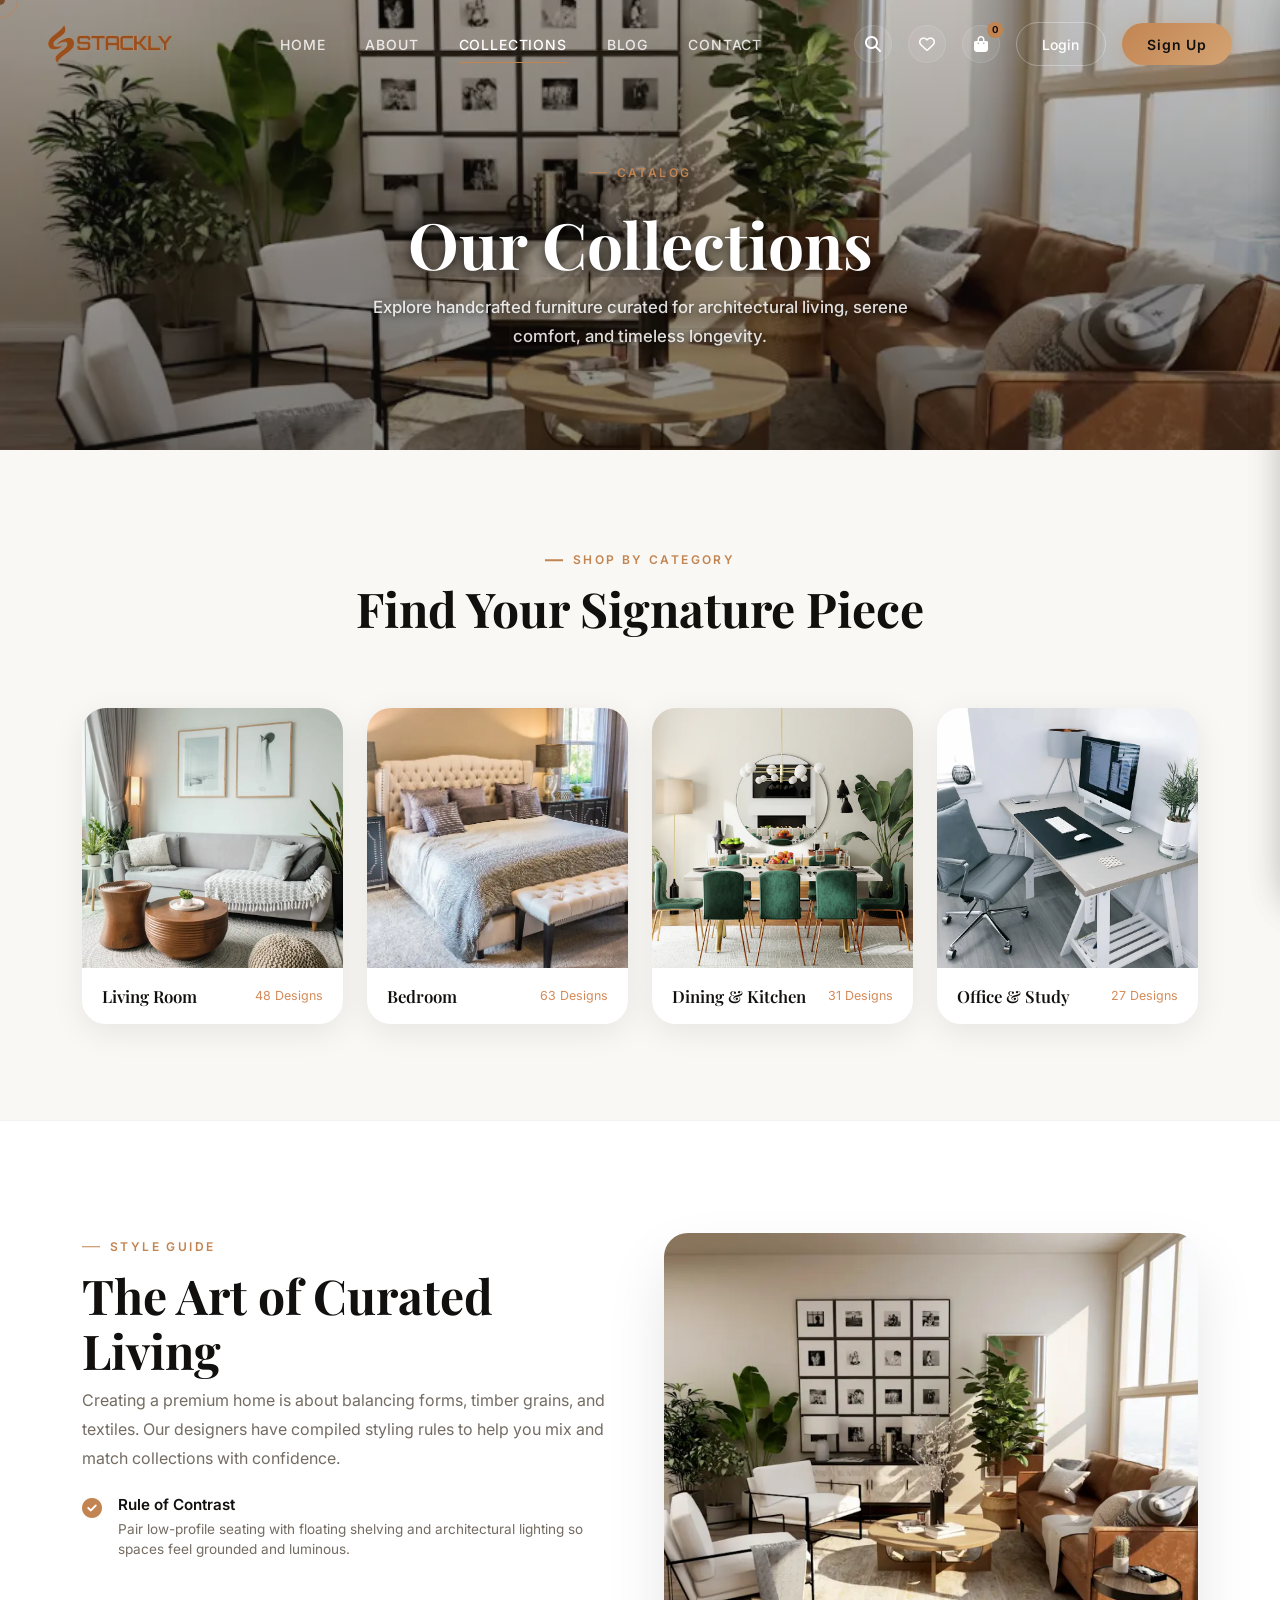
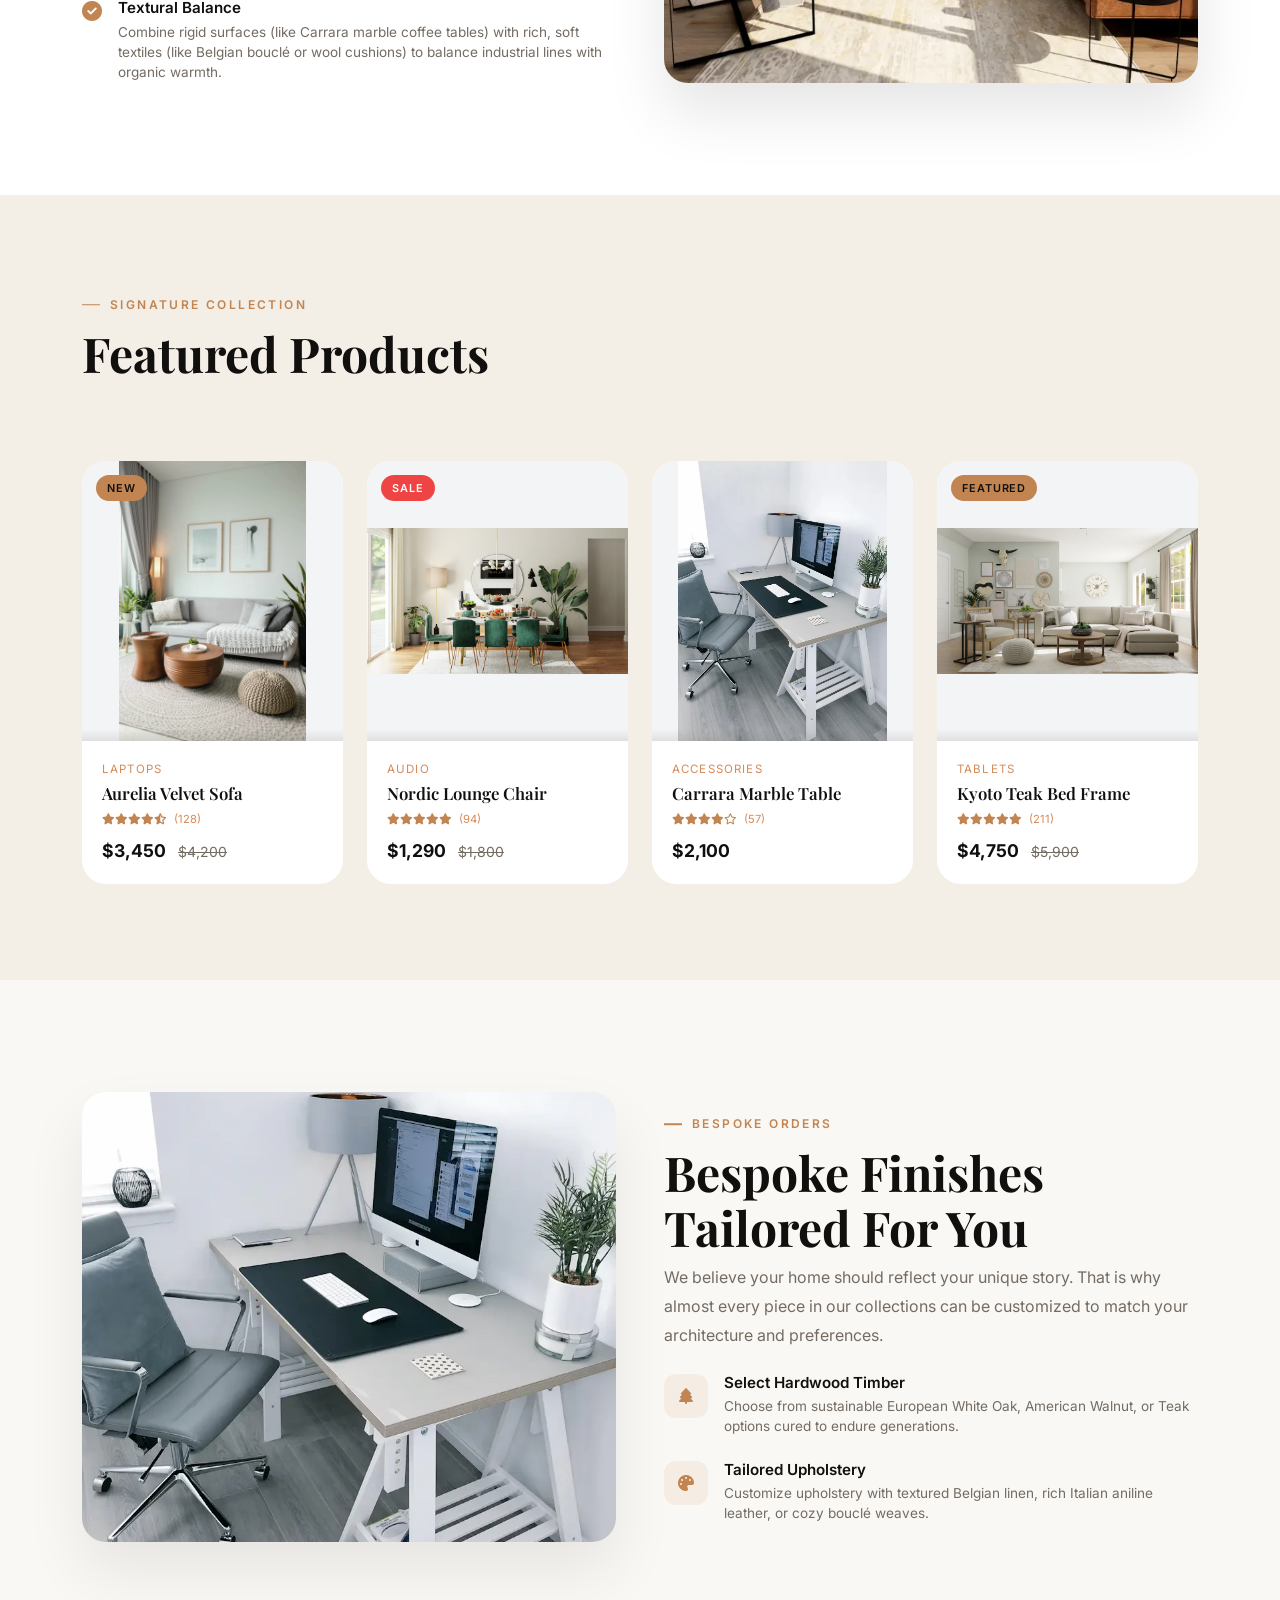
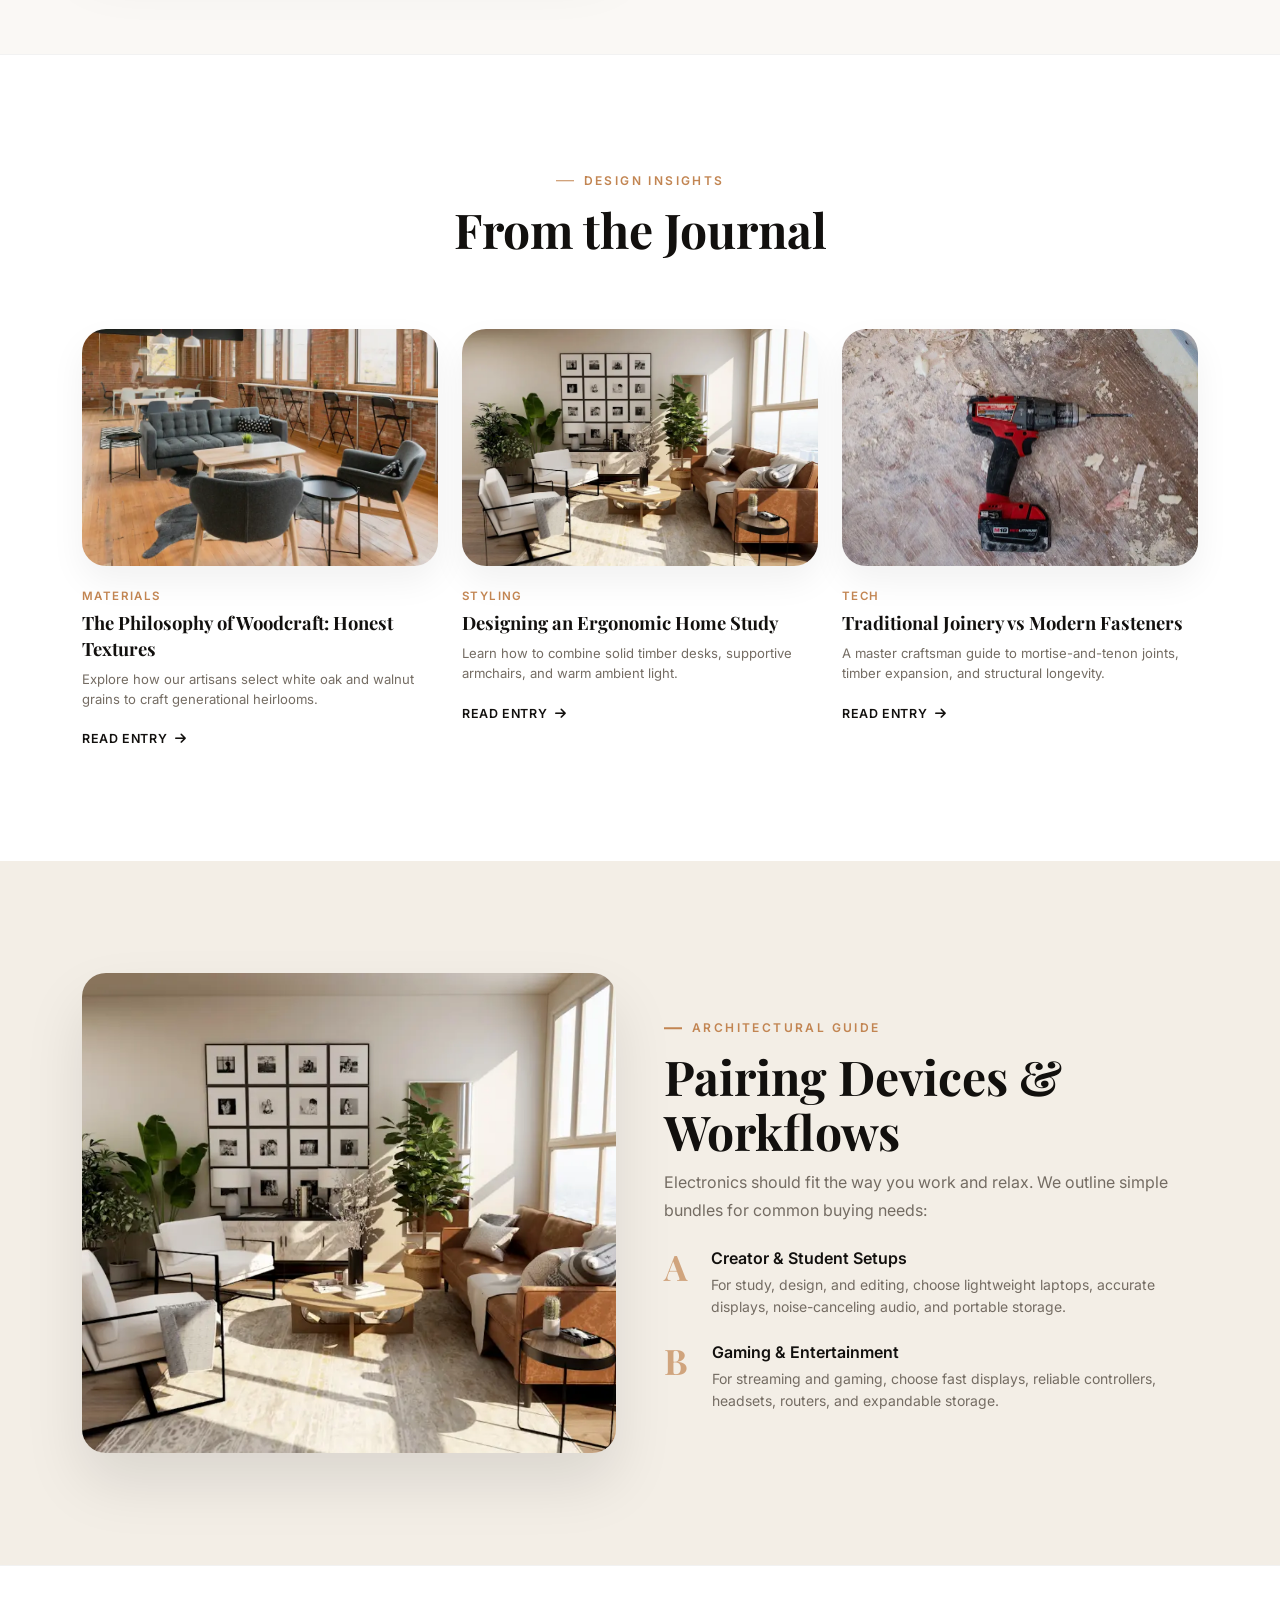
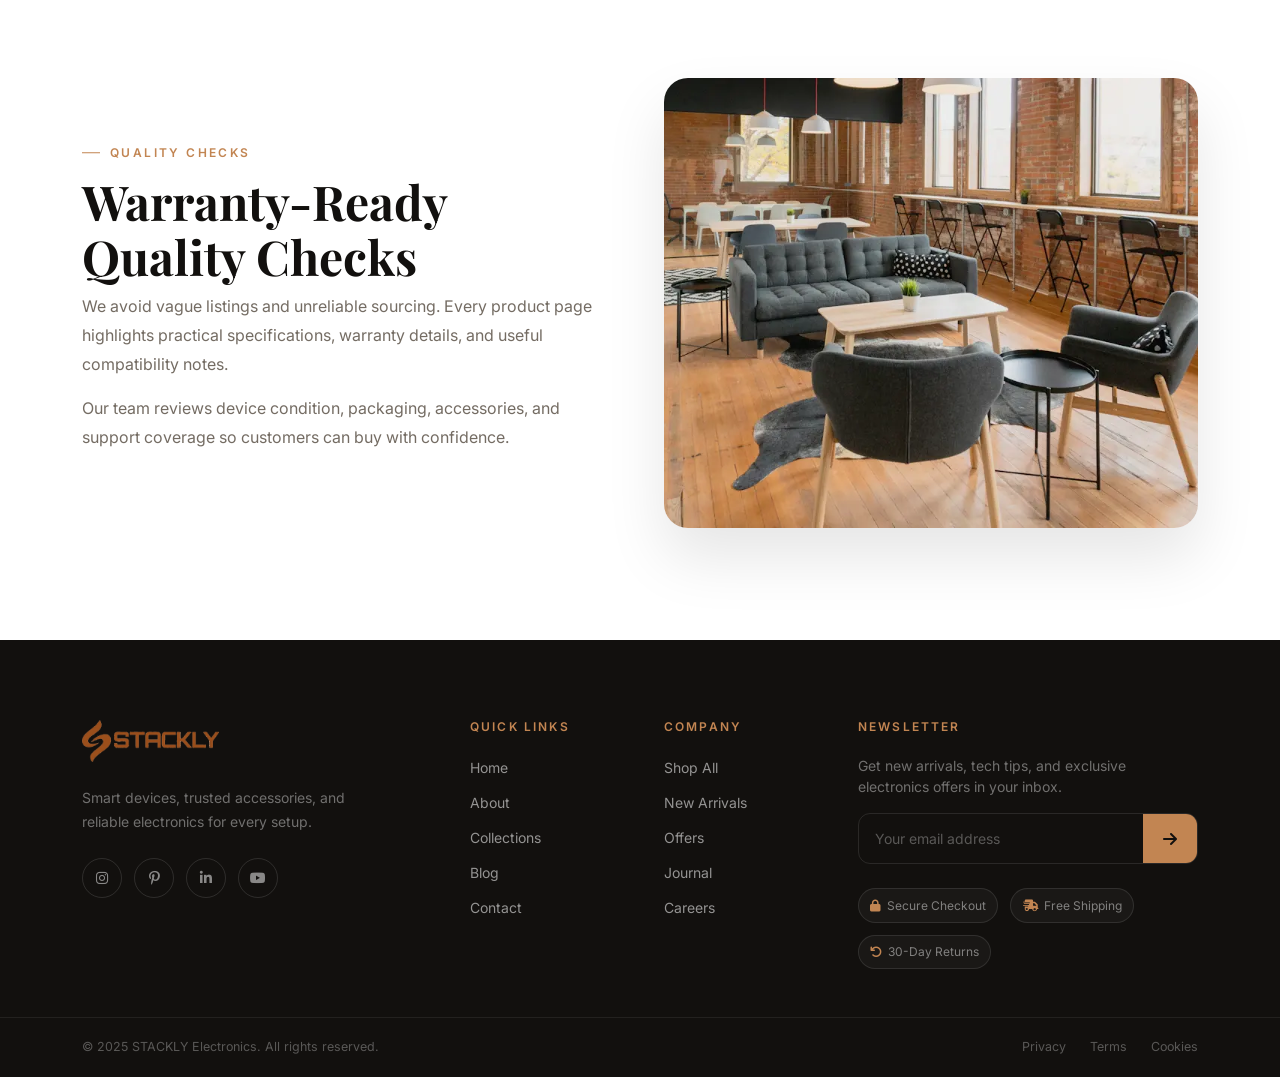
<file: collections.html>
<!DOCTYPE html>
<html lang="en">
<head>
  <meta charset="UTF-8" />
  <meta name="viewport" content="width=device-width, initial-scale=1.0" />
  <title>Collections — STACKLY</title>
  <link rel="preconnect" href="https://fonts.googleapis.com" />
  <link rel="preconnect" href="https://fonts.gstatic.com" crossorigin />
  <link href="https://fonts.googleapis.com/css2?family=Playfair+Display:ital,wght@0,400;0,600;0,700;1,400;1,600&family=Inter:wght@300;400;500;600&family=Cormorant+Garamond:ital,wght@0,300;1,300&display=swap" rel="stylesheet" />
  <link rel="stylesheet" href="https://cdn.jsdelivr.net/npm/bootstrap@5.3.3/dist/css/bootstrap.min.css" />
  <link rel="stylesheet" href="https://cdnjs.cloudflare.com/ajax/libs/font-awesome/6.5.1/css/all.min.css" />
  <link rel="stylesheet" href="style.css" />
</head>
<body>

  <!-- Loader -->
  <div class="page-loader" id="pageLoader">
    <div class="loader-inner">
      <div class="loader-icon"><i class="fas fa-couch"></i></div>
      <div class="loader-logo">
        <img src="stacklylogo-transparent.webp" alt="STACKLY" class="loader-logo-img" />
      </div>
      <div class="loader-bar"><div class="loader-fill"></div></div>
    </div>
  </div>

  <!-- Custom Cursor -->
  <div class="cursor" id="cursor"></div>
  <div class="cursor-follower" id="cursorFollower"></div>



  <!-- ===== NAVBAR ===== -->
  <nav class="navbar navbar-expand-lg lumis-nav fixed-top scrolled" id="mainNav">
    <div class="container-fluid px-4 px-lg-5">
      <a class="navbar-brand nav-brand" href="index.html" onclick="showLoader();return false;">
        <img src="stacklylogo-transparent.webp" alt="STACKLY" class="brand-logo-img" />
      </a>
      <button class="navbar-toggler lumis-toggler" type="button" data-bs-toggle="collapse" data-bs-target="#navMenu" aria-label="Toggle navigation">
        <span class="toggler-line"></span>
        <span class="toggler-line"></span>
        <span class="toggler-line"></span>
      </button>
      <div class="collapse navbar-collapse" id="navMenu">
        <ul class="navbar-nav mx-auto gap-lg-2">
          <li class="nav-item"><a class="nav-link" href="index.html">Home</a></li>
          <li class="nav-item"><a class="nav-link" href="about.html">About</a></li>
          <li class="nav-item"><a class="nav-link active" href="collections.html">Collections</a></li>
          <li class="nav-item"><a class="nav-link" href="blog.html">Blog</a></li>
          <li class="nav-item"><a class="nav-link" href="contact.html">Contact</a></li>
        </ul>
        <div class="nav-actions d-flex align-items-center gap-3">
          <div class="nav-icons-group d-flex gap-3">
            <a href="#" class="nav-icon-btn" title="Search" id="searchToggle"><i class="fas fa-search"></i></a>
            <a href="#" class="nav-icon-btn" title="Wishlist" id="wishlistToggle"><i class="far fa-heart"></i><span class="cart-badge wishlist-badge">0</span></a>
            <a href="#" class="nav-icon-btn cart-btn" title="Cart" id="cartToggle"><i class="fas fa-shopping-bag"></i><span class="cart-badge">0</span></a>
          </div>
          <a href="login.html" class="btn btn-outline-lumis">Login</a>
          <a href="signup.html" class="btn btn-lumis">Sign Up</a>
        </div>
      </div>
    </div>
  </nav>

  <!-- ===== COLLECTIONS HERO WITH BACKGROUND IMAGE ===== -->
  <section class="hero-section subpage-hero d-flex align-items-center justify-content-center text-center" style="background-image: url('assets/images/furniture-lookbook-living.webp');">
    <div class="container py-5">
      <span class="section-eyebrow premium-fade-up" style="display: inline-block;">Catalog</span>
      <h1 class="hero-headline premium-text-reveal" style="font-size: clamp(2.5rem, 5vw, 4.5rem); margin: 1rem 0;">
        <span class="reveal-line"><span>Our Collections</span></span>
      </h1>
      <p class="hero-sub premium-fade-up mx-auto" style="max-width: 600px; color: rgba(255, 255, 255, 0.85); font-weight: 500; text-shadow: 0 2px 10px rgba(0,0,0,0.5);">Explore handcrafted furniture curated for architectural living, serene comfort, and timeless longevity.</p>
    </div>
  </section>

  <!-- ===== CATEGORIES SECTION ===== -->
  <section class="categories-section" id="collections">
    <div class="container">
      <div class="section-header text-center reveal-up">
        <span class="section-eyebrow">Shop by Category</span>
        <h2 class="section-title">Find Your Signature Piece</h2>
      </div>
      <div class="row g-4 mt-2">
        <div class="col-6 col-lg-3 reveal-up delay-1">
          <div class="cat-card" data-label="Living Room">
            <div class="cat-img-wrap">
              <picture>
                <source srcset="assets/images/furniture-cat-living.webp" type="image/webp" />
                <img src="assets/images/furniture-cat-living.webp" alt="Living Room" loading="lazy" />
              </picture>
            </div>
            <div class="cat-info">
              <h3>Living Room</h3>
              <span>48 Designs</span>
            </div>
          </div>
        </div>
        <div class="col-6 col-lg-3 reveal-up delay-2">
          <div class="cat-card" data-label="Bedroom">
            <div class="cat-img-wrap">
              <picture>
                <source srcset="assets/images/furniture-cat-bedroom.webp" type="image/webp" />
                <img src="assets/images/furniture-cat-bedroom.webp" alt="Bedroom" loading="lazy" />
              </picture>
            </div>
            <div class="cat-info">
              <h3>Bedroom</h3>
              <span>63 Designs</span>
            </div>
          </div>
        </div>
        <div class="col-6 col-lg-3 reveal-up delay-3">
          <div class="cat-card" data-label="Dining & Kitchen">
            <div class="cat-img-wrap">
              <picture>
                <source srcset="assets/images/furniture-cat-dining.webp" type="image/webp" />
                <img src="assets/images/furniture-cat-dining.webp" alt="Dining Room" loading="lazy" />
              </picture>
            </div>
            <div class="cat-info">
              <h3>Dining & Kitchen</h3>
              <span>31 Designs</span>
            </div>
          </div>
        </div>
        <div class="col-6 col-lg-3 reveal-up delay-4">
          <div class="cat-card" data-label="Office & Study">
            <div class="cat-img-wrap">
              <picture>
                <source srcset="assets/images/furniture-cat-office.webp" type="image/webp" />
                <img src="assets/images/furniture-cat-office.webp" alt="Office & Study" loading="lazy" />
              </picture>
            </div>
            <div class="cat-info">
              <h3>Office & Study</h3>
              <span>27 Designs</span>
            </div>
          </div>
        </div>
      </div>
    </div>
  </section>

  <!-- ===== THE ART OF STYLING ===== -->
  <section class="styling-section" id="styling-guide">
    <div class="container">
      <div class="row align-items-center g-5">
        <div class="col-lg-6 reveal-left">
          <span class="section-eyebrow">Style Guide</span>
          <h2 class="section-title">The Art of Curated Living</h2>
          <p class="about-text">Creating a premium home is about balancing forms, timber grains, and textiles. Our designers have compiled styling rules to help you mix and match collections with confidence.</p>
          <div class="styling-tips mt-4">
            <div class="tip-item">
              <i class="fas fa-check-circle"></i>
              <div>
                <h5>Rule of Contrast</h5>
                <p>Pair low-profile seating with floating shelving and architectural lighting so spaces feel grounded and luminous.</p>
              </div>
            </div>
            <div class="tip-item mt-3">
              <i class="fas fa-check-circle"></i>
              <div>
                <h5>Textural Balance</h5>
                <p>Combine rigid surfaces (like Carrara marble coffee tables) with rich, soft textiles (like Belgian bouclé or wool cushions) to balance industrial lines with organic warmth.</p>
              </div>
            </div>
          </div>
        </div>
        <div class="col-lg-6 reveal-right">
          <div class="styling-img-wrap">
            <picture>
              <source srcset="assets/images/furniture-lookbook-living.webp" type="image/webp" />
              <img src="assets/images/furniture-lookbook-living.webp" alt="Curated Living Space" loading="lazy" />
            </picture>
          </div>
        </div>
      </div>
    </div>
  </section>

  <!-- ===== PRODUCTS SECTION ===== -->
  <section class="products-section" id="products">
    <div class="container">
      <div class="section-header d-flex justify-content-between align-items-end reveal-up">
        <div>
          <span class="section-eyebrow">Signature Collection</span>
          <h2 class="section-title">Featured Products</h2>
        </div>
      </div>
      <div class="row g-4 mt-1">
        <!-- Product 1 -->
        <div class="col-12 col-sm-6 col-lg-3 reveal-up delay-1">
          <div class="product-card">
            <div class="product-img-wrap">
              <picture>
                <source srcset="assets/images/furniture-cat-living.webp" type="image/webp" />
                <img src="assets/images/furniture-cat-living.webp" alt="Aurelia Velvet Sofa" loading="lazy" />
              </picture>
              <div class="product-actions">
                <button class="pact-btn" title="Wishlist"><i class="far fa-heart"></i></button>
                <button class="pact-btn" title="Add to Cart"><i class="fas fa-shopping-bag"></i></button>
              </div>
              <div class="product-tag">New</div>
            </div>
            <div class="product-info">
              <p class="product-cat">Laptops</p>
              <h4 class="product-name">Aurelia Velvet Sofa</h4>
              <div class="product-rating">
                <i class="fas fa-star"></i><i class="fas fa-star"></i><i class="fas fa-star"></i><i class="fas fa-star"></i><i class="fas fa-star-half-alt"></i>
                <span>(128)</span>
              </div>
              <div class="product-price">
                <span class="price-new">$3,450</span>
                <span class="price-old">$4,200</span>
              </div>
            </div>
          </div>
        </div>
        <!-- Product 2 -->
        <div class="col-12 col-sm-6 col-lg-3 reveal-up delay-2">
          <div class="product-card">
            <div class="product-img-wrap">
              <picture>
                <source srcset="assets/images/furniture-cat-dining.webp" type="image/webp" />
                <img src="assets/images/furniture-cat-dining.webp" alt="Nordic Lounge Chair" loading="lazy" />
              </picture>
              <div class="product-actions">
                <button class="pact-btn" title="Wishlist"><i class="far fa-heart"></i></button>
                <button class="pact-btn" title="Add to Cart"><i class="fas fa-shopping-bag"></i></button>
              </div>
              <div class="product-tag sale">Sale</div>
            </div>
            <div class="product-info">
              <p class="product-cat">Audio</p>
              <h4 class="product-name">Nordic Lounge Chair</h4>
              <div class="product-rating">
                <i class="fas fa-star"></i><i class="fas fa-star"></i><i class="fas fa-star"></i><i class="fas fa-star"></i><i class="fas fa-star"></i>
                <span>(94)</span>
              </div>
              <div class="product-price">
                <span class="price-new">$1,290</span>
                <span class="price-old">$1,800</span>
              </div>
            </div>
          </div>
        </div>
        <!-- Product 3 -->
        <div class="col-12 col-sm-6 col-lg-3 reveal-up delay-3">
          <div class="product-card">
            <div class="product-img-wrap">
              <picture>
                <source srcset="assets/images/furniture-cat-office.webp" type="image/webp" />
                <img src="assets/images/furniture-cat-office.webp" alt="Carrara Marble Table" loading="lazy" />
              </picture>
              <div class="product-actions">
                <button class="pact-btn" title="Wishlist"><i class="far fa-heart"></i></button>
                <button class="pact-btn" title="Add to Cart"><i class="fas fa-shopping-bag"></i></button>
              </div>
            </div>
            <div class="product-info">
              <p class="product-cat">Accessories</p>
              <h4 class="product-name">Carrara Marble Table</h4>
              <div class="product-rating">
                <i class="fas fa-star"></i><i class="fas fa-star"></i><i class="fas fa-star"></i><i class="fas fa-star"></i><i class="far fa-star"></i>
                <span>(57)</span>
              </div>
              <div class="product-price">
                <span class="price-new">$2,100</span>
              </div>
            </div>
          </div>
        </div>
        <!-- Product 4 -->
        <div class="col-12 col-sm-6 col-lg-3 reveal-up delay-4">
          <div class="product-card">
            <div class="product-img-wrap">
              <picture>
                <source srcset="assets/images/furniture-prod-kyoto-bed.webp" type="image/webp" />
                <img src="assets/images/furniture-prod-kyoto-bed.webp" alt="Kyoto Teak Bed Frame" loading="lazy" />
              </picture>
              <div class="product-actions">
                <button class="pact-btn" title="Wishlist"><i class="far fa-heart"></i></button>
                <button class="pact-btn" title="Add to Cart"><i class="fas fa-shopping-bag"></i></button>
              </div>
              <div class="product-tag">Featured</div>
            </div>
            <div class="product-info">
              <p class="product-cat">Tablets</p>
              <h4 class="product-name">Kyoto Teak Bed Frame</h4>
              <div class="product-rating">
                <i class="fas fa-star"></i><i class="fas fa-star"></i><i class="fas fa-star"></i><i class="fas fa-star"></i><i class="fas fa-star"></i>
                <span>(211)</span>
              </div>
              <div class="product-price">
                <span class="price-new">$4,750</span>
                <span class="price-old">$5,900</span>
              </div>
            </div>
          </div>
        </div>
      </div>
    </div>
  </section>

  <!-- ===== BESPOKE CUSTOMIZATION ===== -->
  <section class="bespoke-section" id="customization">
    <div class="container">
      <div class="row align-items-center g-5">
        <div class="col-lg-6 order-lg-2 reveal-right">
          <span class="section-eyebrow">Bespoke Orders</span>
          <h2 class="section-title">Bespoke Finishes Tailored For You</h2>
          <p class="about-text">We believe your home should reflect your unique story. That is why almost every piece in our collections can be customized to match your architecture and preferences.</p>
          <div class="bespoke-features mt-4">
            <div class="feature-item">
              <div class="feature-icon"><i class="fas fa-tree"></i></div>
              <div>
                <h5>Select Hardwood Timber</h5>
                <p>Choose from sustainable European White Oak, American Walnut, or Teak options cured to endure generations.</p>
              </div>
            </div>
            <div class="feature-item mt-4">
              <div class="feature-icon"><i class="fas fa-palette"></i></div>
              <div>
                <h5>Tailored Upholstery</h5>
                <p>Customize upholstery with textured Belgian linen, rich Italian aniline leather, or cozy bouclé weaves.</p>
              </div>
            </div>
          </div>
        </div>
        <div class="col-lg-6 order-lg-1 reveal-left">
          <div class="bespoke-img-wrap">
            <picture>
              <source srcset="assets/images/furniture-cat-office.webp" type="image/webp" />
              <img src="assets/images/furniture-cat-office.webp" alt="Electronics accessories" loading="lazy" />
            </picture>
          </div>
        </div>
      </div>
    </div>
  </section>

  <!-- ===== CURATED JOURNAL READINGS ===== -->
  <section class="curated-journal-section" id="curated-journal">
    <div class="container">
      <div class="section-header text-center reveal-up">
        <span class="section-eyebrow">Design Insights</span>
        <h2 class="section-title">From the Journal</h2>
      </div>
      <div class="row g-4 mt-3">
        <!-- Card 1 -->
        <div class="col-md-4 reveal-up delay-1">
          <div class="journal-card">
            <div class="journal-img-wrap">
              <picture>
                <source srcset="assets/images/furniture-blog-wood.webp" type="image/webp" />
                <img src="assets/images/furniture-blog-wood.webp" alt="Technology" loading="lazy" />
              </picture>
            </div>
            <div class="journal-content mt-3">
              <span class="journal-tag">Materials</span>
              <h4 class="journal-title">The Philosophy of Woodcraft: Honest Textures</h4>
              <p class="about-text">Explore how our artisans select white oak and walnut grains to craft generational heirlooms.</p>
              <a href="404.html" class="journal-read-btn">Read Entry <i class="fas fa-arrow-right ms-1"></i></a>
            </div>
          </div>
        </div>
        <!-- Card 2 -->
        <div class="col-md-4 reveal-up delay-2">
          <div class="journal-card">
            <div class="journal-img-wrap">
              <picture>
                <source srcset="assets/images/furniture-lookbook-living.webp" type="image/webp" />
                <img src="assets/images/furniture-lookbook-living.webp" alt="Workspace setup" loading="lazy" />
              </picture>
            </div>
            <div class="journal-content mt-3">
              <span class="journal-tag">Styling</span>
              <h4 class="journal-title">Designing an Ergonomic Home Study</h4>
              <p class="about-text">Learn how to combine solid timber desks, supportive armchairs, and warm ambient light.</p>
              <a href="404.html" class="journal-read-btn">Read Entry <i class="fas fa-arrow-right ms-1"></i></a>
            </div>
          </div>
        </div>
        <!-- Card 3 -->
        <div class="col-md-4 reveal-up delay-3">
          <div class="journal-card">
            <div class="journal-img-wrap">
              <picture>
                <source srcset="assets/images/furniture-mat-joinery.webp" type="image/webp" />
                <img src="assets/images/furniture-mat-joinery.webp" alt="Device specifications" loading="lazy" />
              </picture>
            </div>
            <div class="journal-content mt-3">
              <span class="journal-tag">Tech</span>
              <h4 class="journal-title">Traditional Joinery vs Modern Fasteners</h4>
              <p class="about-text">A master craftsman guide to mortise-and-tenon joints, timber expansion, and structural longevity.</p>
              <a href="404.html" class="journal-read-btn">Read Entry <i class="fas fa-arrow-right ms-1"></i></a>
            </div>
          </div>
        </div>
      </div>
    </div>
  </section>

  <!-- ===== ARCHITECTURAL PAIRING ===== -->
  <section class="pairing-section" id="pairings">
    <div class="container">
      <div class="row align-items-center g-5">
        <div class="col-lg-6 order-lg-2 reveal-right">
          <span class="section-eyebrow">Architectural Guide</span>
          <h2 class="section-title">Pairing Devices & Workflows</h2>
          <p class="about-text">Electronics should fit the way you work and relax. We outline simple bundles for common buying needs:</p>
          <div class="pairing-rules mt-4">
            <div class="pairing-item">
              <div class="pairing-number">A</div>
              <div>
                <h5>Creator & Student Setups</h5>
                <p>For study, design, and editing, choose lightweight laptops, accurate displays, noise-canceling audio, and portable storage.</p>
              </div>
            </div>
            <div class="pairing-item mt-4">
              <div class="pairing-number">B</div>
              <div>
                <h5>Gaming & Entertainment</h5>
                <p>For streaming and gaming, choose fast displays, reliable controllers, headsets, routers, and expandable storage.</p>
              </div>
            </div>
          </div>
        </div>
        <div class="col-lg-6 order-lg-1 reveal-left">
          <div class="pairing-img-wrap">
            <picture>
              <source srcset="assets/images/furniture-lookbook-living.webp" type="image/webp" />
              <img src="assets/images/furniture-lookbook-living.webp" alt="Electronics workflow setup" loading="lazy" />
            </picture>
          </div>
        </div>
      </div>
    </div>
  </section>

  <!-- ===== HERITAGE REFINISHING ===== -->
  <section class="finishing-section" id="finishing">
    <div class="container">
      <div class="row align-items-center g-5">
        <div class="col-lg-6 reveal-left">
          <span class="section-eyebrow">Quality Checks</span>
          <h2 class="section-title">Warranty-Ready Quality Checks</h2>
          <p class="about-text">We avoid vague listings and unreliable sourcing. Every product page highlights practical specifications, warranty details, and useful compatibility notes.</p>
          <p class="about-text">Our team reviews device condition, packaging, accessories, and support coverage so customers can buy with confidence.</p>
        </div>
        <div class="col-lg-6 reveal-right">
          <div class="finishing-img-wrap">
            <picture>
              <source srcset="assets/images/furniture-about-craft.webp" type="image/webp" />
              <img src="assets/images/furniture-about-craft.webp" alt="Electronics Quality Check" loading="lazy" />
            </picture>
          </div>
        </div>
      </div>
    </div>
  </section>

  <!-- ===== DRAWER OVERLAY ===== -->
  <div class="drawer-overlay" id="drawerOverlay"></div>

  <!-- ===== CART DRAWER ===== -->
  <div class="drawer-panel" id="cartDrawer">
    <div class="drawer-header">
      <h3>Shopping Cart</h3>
      <button class="drawer-close" id="cartClose">&times;</button>
    </div>
    <div class="drawer-body" id="cartBody">
      <div class="drawer-empty">
        <i class="fas fa-shopping-bag"></i>
        <p>Your cart is empty</p>
      </div>
    </div>
    <div class="drawer-footer">
      <div class="drawer-total"><span>Total</span><span id="cartTotal">$0.00</span></div>
      <a href="404.html" class="drawer-btn">Checkout</a>
    </div>
  </div>

  <!-- ===== WISHLIST DRAWER ===== -->
  <div class="drawer-panel" id="wishlistDrawer">
    <div class="drawer-header">
      <h3>Wishlist</h3>
      <button class="drawer-close" id="wishlistClose">&times;</button>
    </div>
    <div class="drawer-body" id="wishlistBody">
      <div class="drawer-empty">
        <i class="far fa-heart"></i>
        <p>Your wishlist is empty</p>
      </div>
    </div>
  </div>

  <!-- ===== SEARCH OVERLAY ===== -->
  <div class="search-overlay" id="searchOverlay">
    <div class="search-overlay-panel">
      <button class="search-close" id="searchClose">&times;</button>
      <div class="search-inner">
        <form id="searchForm" action="collections.html" method="GET">
          <div class="search-field">
            <i class="fas fa-search search-field-icon"></i>
            <input type="text" name="search" class="search-input" id="searchInput" placeholder="Search electronics, brands, accessories..." autocomplete="off" />
          </div>
        </form>
        <p class="search-hint">Press Enter to search all products</p>
      </div>
    </div>
  </div>

  <!-- ===== FOOTER ===== -->
  <footer class="lumis-footer">
    <div class="footer-top">
      <div class="container">
        <div class="row g-5">
          <div class="col-lg-4">
            <div class="footer-brand">
              <a href="index.html"><img src="stacklylogo-transparent.webp" alt="STACKLY" class="footer-logo-img" /></a>
            </div>
            <p class="footer-tagline">Smart devices, trusted accessories, and reliable electronics for every setup.</p>
            <div class="footer-socials">
              <a href="404.html"><i class="fab fa-instagram"></i></a>
              <a href="404.html"><i class="fab fa-pinterest-p"></i></a>
              <a href="404.html"><i class="fab fa-linkedin-in"></i></a>
              <a href="404.html"><i class="fab fa-youtube"></i></a>
            </div>
          </div>
          <div class="col-6 col-lg-2">
            <h5 class="footer-heading">Quick Links</h5>
            <ul class="footer-links">
              <li><a href="index.html">Home</a></li>
              <li><a href="about.html">About</a></li>
              <li><a href="collections.html">Collections</a></li>
              <li><a href="blog.html">Blog</a></li>
              <li><a href="contact.html">Contact</a></li>
            </ul>
          </div>
          <div class="col-6 col-lg-2">
            <h5 class="footer-heading">Company</h5>
            <ul class="footer-links">
              <li><a href="404.html">Shop All</a></li>
              <li><a href="404.html">New Arrivals</a></li>
              <li><a href="404.html">Offers</a></li>
              <li><a href="404.html">Journal</a></li>
              <li><a href="404.html">Careers</a></li>
            </ul>
          </div>
          <div class="col-lg-4">
            <h5 class="footer-heading">Newsletter</h5>
            <p class="footer-newsletter-text">Get new arrivals, tech tips, and exclusive electronics offers in your inbox.</p>
            <div class="footer-newsletter">
              <form action="404.html" method="GET">
                <input type="email" placeholder="Your email address" required pattern="[a-z0-9._%+\-]+@[a-z0-9.\-]+\.com$" oninput="this.setCustomValidity(''); if(this.value && !this.checkValidity()) this.setCustomValidity('Please enter a valid email address')" />
                <button type="submit"><i class="fas fa-arrow-right"></i></button>
              </form>
            </div>
            <div class="footer-trust">
              <span><i class="fas fa-lock"></i> <a href="404.html">Secure Checkout</a></span>
              <span><i class="fas fa-shipping-fast"></i> <a href="404.html">Free Shipping</a></span>
              <span><i class="fas fa-undo"></i> <a href="404.html">30-Day Returns</a></span>
            </div>
          </div>
        </div>
      </div>
    </div>
    <div class="footer-bottom">
      <div class="container d-flex flex-column flex-md-row justify-content-between align-items-center gap-2">
        <p> &copy; 2025 STACKLY Electronics. All rights reserved.</p>
        <div class="footer-legal">
          <a href="404.html">Privacy</a>
          <a href="404.html">Terms</a>
          <a href="404.html">Cookies</a>
        </div>
      </div>
    </div>
  </footer>

  <script src="https://cdn.jsdelivr.net/npm/bootstrap@5.3.3/dist/js/bootstrap.bundle.min.js"></script>
  <script src="app.js"></script>
  <script>
    (function initSearchResults() {
      const params = new URLSearchParams(window.location.search);
      const query = params.get('search');
      if (!query) return;

      const heading = document.querySelector('.products-section .section-title');
      if (heading) heading.textContent = 'Search Results';

      const container = document.querySelector('.products-section .row');
      if (!container) return;

      const cards = container.querySelectorAll('.product-card');
      let matchCount = 0;
      const q = query.toLowerCase();

      cards.forEach(card => {
        const name = card.querySelector('.product-name');
        const cat = card.querySelector('.product-cat');
        const text = (name ? name.textContent : '') + ' ' + (cat ? cat.textContent : '');
        if (text.toLowerCase().includes(q)) {
          card.closest('.col-12, .col-sm-6, .col-lg-3').style.display = '';
          matchCount++;
        } else {
          card.closest('.col-12, .col-sm-6, .col-lg-3').style.display = 'none';
        }
      });

      const shelf = document.querySelector('.products-section .section-header');
      if (shelf) {
        const existing = shelf.querySelector('.search-summary');
        if (!existing) {
          const summary = document.createElement('p');
          summary.className = 'search-summary';
          summary.style.cssText = 'margin-top: 0.5rem; font-size: 0.9rem; color: var(--text-muted);';
          summary.textContent = matchCount + ' result' + (matchCount !== 1 ? 's' : '') + ' for "' + query + '"';
          shelf.appendChild(summary);
        }
      }
    })();
  </script>
</body>
</html>
</file>
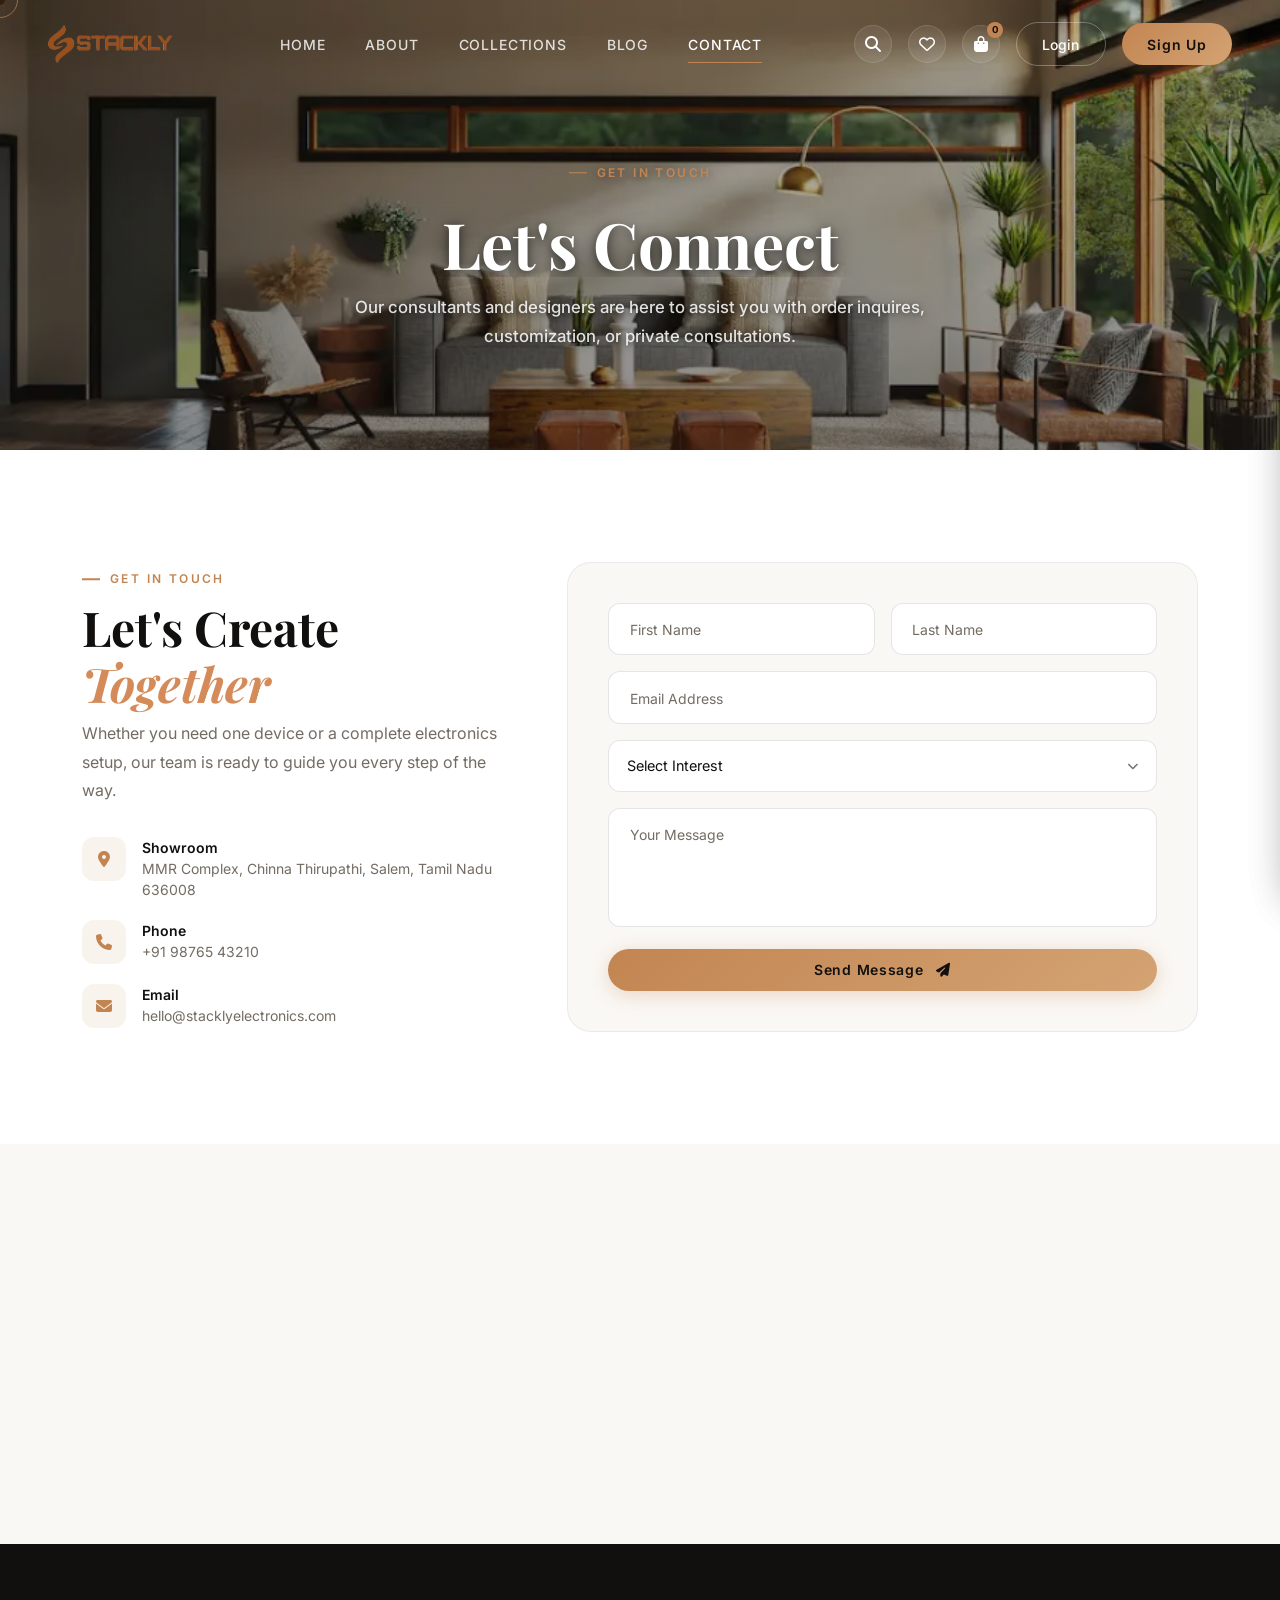
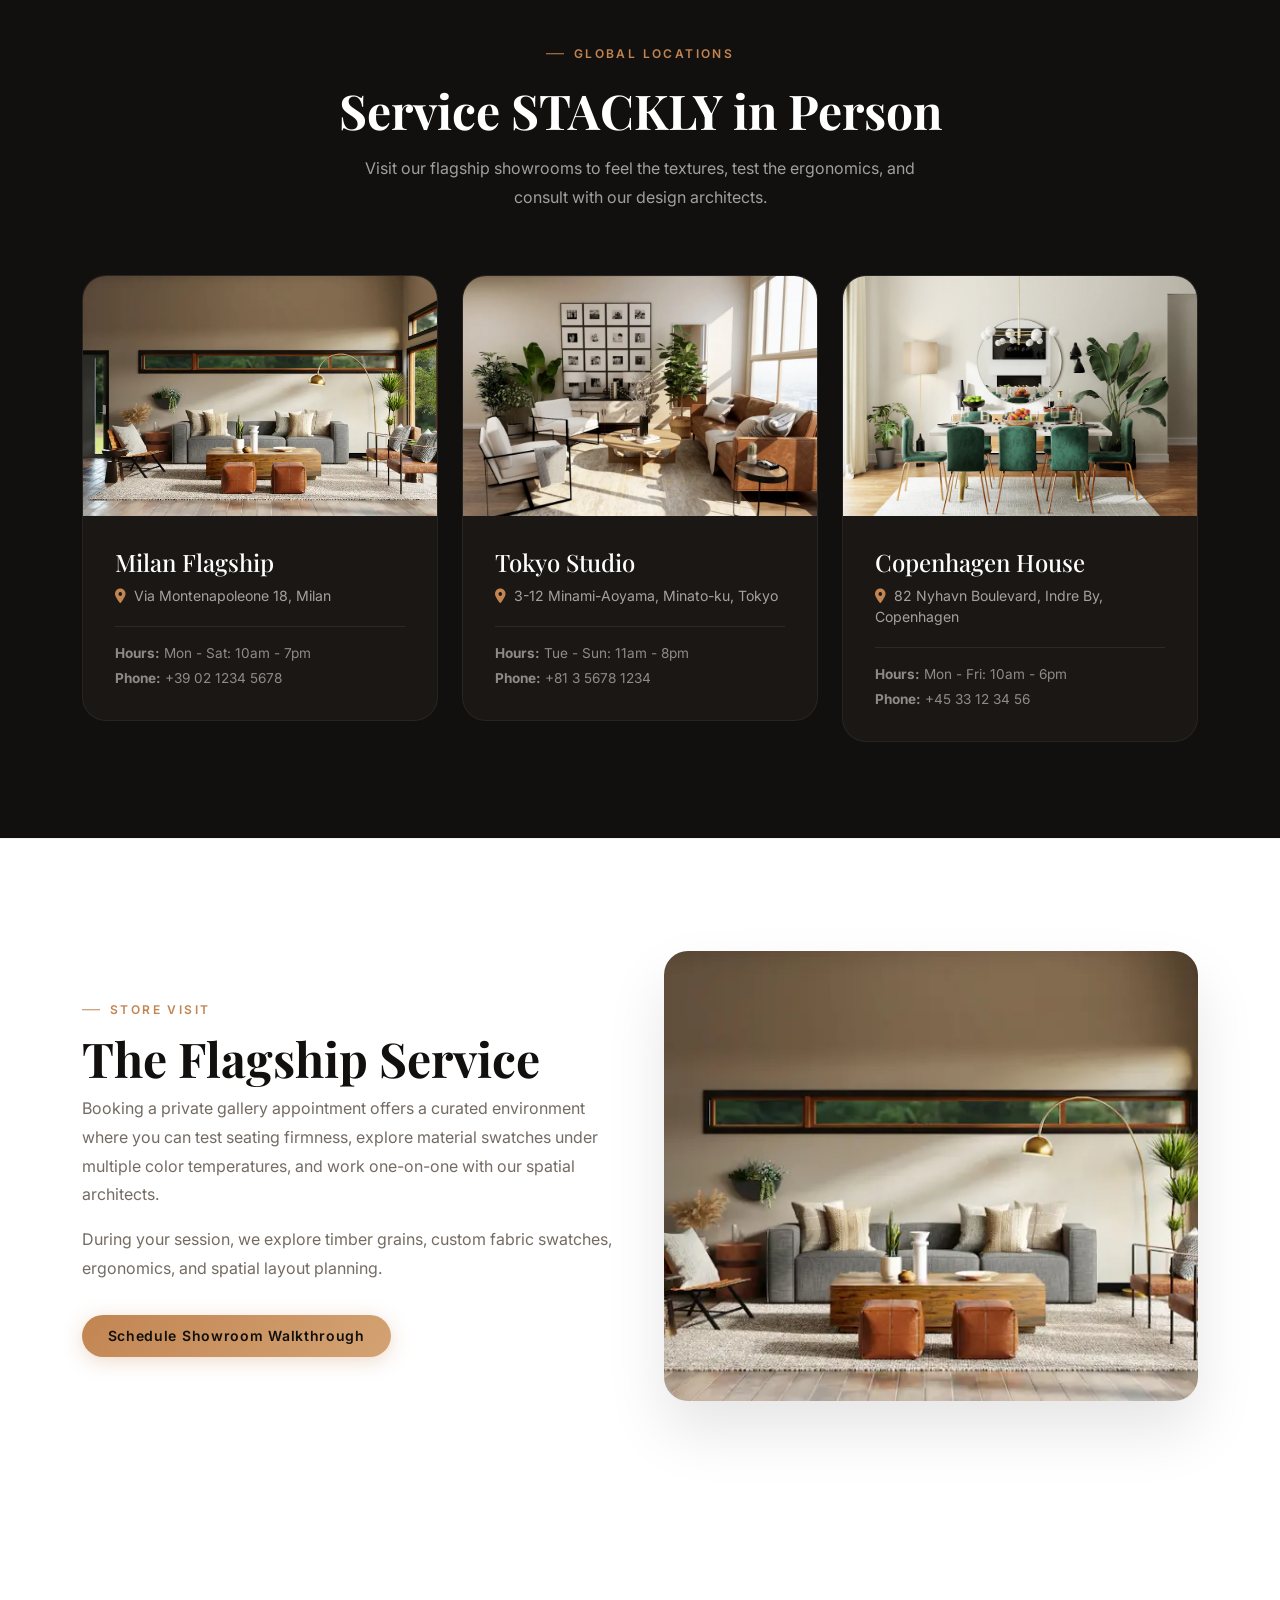
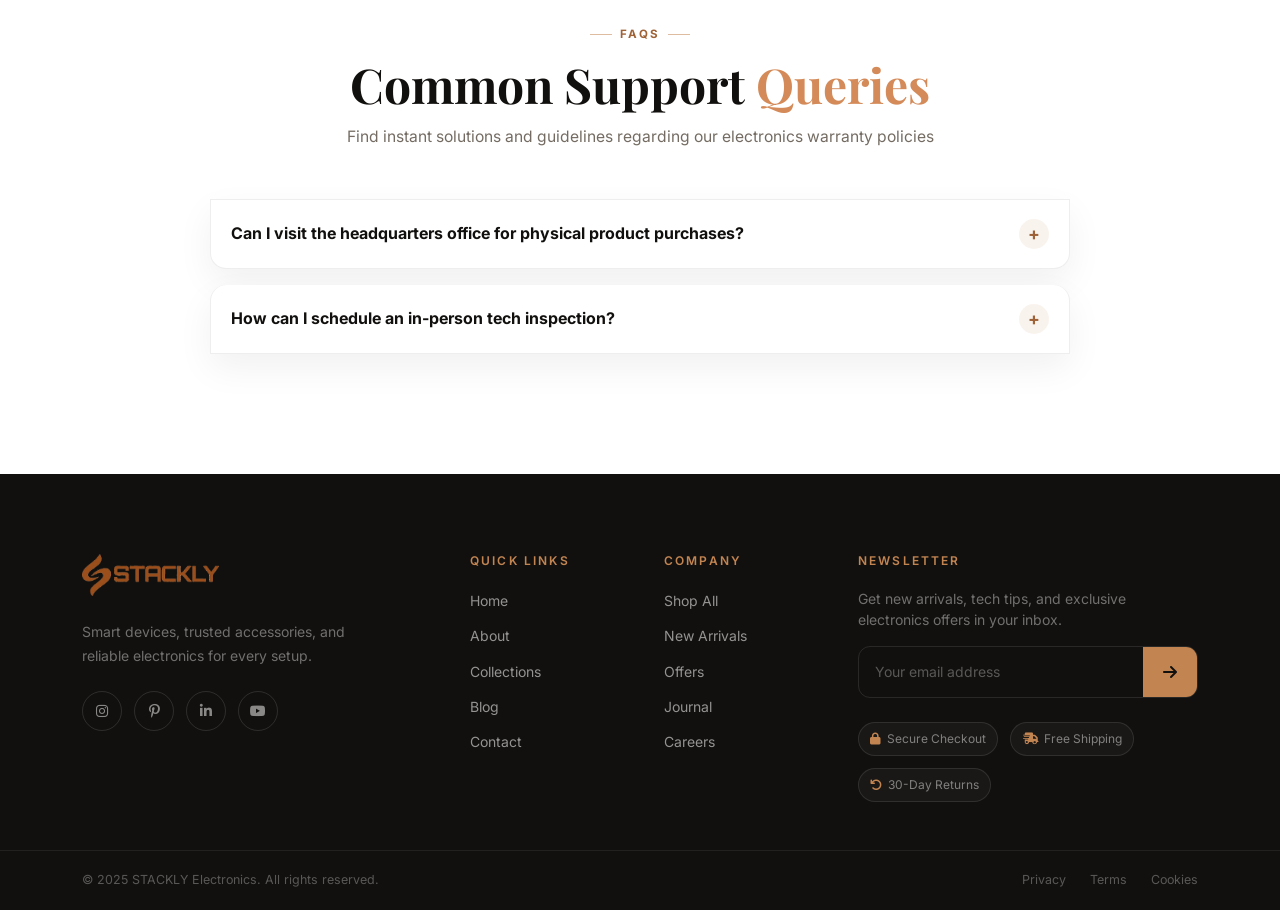
<file: contact.html>
<!DOCTYPE html>
<html lang="en">
<head>
  <meta charset="UTF-8" />
  <meta name="viewport" content="width=device-width, initial-scale=1.0" />
  <title>Contact Us — STACKLY</title>
  <link rel="preconnect" href="https://fonts.googleapis.com" />
  <link rel="preconnect" href="https://fonts.gstatic.com" crossorigin />
  <link href="https://fonts.googleapis.com/css2?family=Playfair+Display:ital,wght@0,400;0,600;0,700;1,400;1,600&family=Inter:wght@300;400;500;600&family=Cormorant+Garamond:ital,wght@0,300;1,300&display=swap" rel="stylesheet" />
  <link rel="stylesheet" href="https://cdn.jsdelivr.net/npm/bootstrap@5.3.3/dist/css/bootstrap.min.css" />
  <link rel="stylesheet" href="https://cdnjs.cloudflare.com/ajax/libs/font-awesome/6.5.1/css/all.min.css" />
  <link rel="stylesheet" href="style.css" />
</head>
<body>

  <!-- Loader -->
  <div class="page-loader" id="pageLoader">
    <div class="loader-inner">
      <div class="loader-icon"><i class="fas fa-couch"></i></div>
      <div class="loader-logo">
        <img src="stacklylogo-transparent.webp" alt="STACKLY" class="loader-logo-img" />
      </div>
      <div class="loader-bar"><div class="loader-fill"></div></div>
    </div>
  </div>

  <!-- Custom Cursor -->
  <div class="cursor" id="cursor"></div>
  <div class="cursor-follower" id="cursorFollower"></div>

  <!-- ===== NAVBAR ===== -->
  <nav class="navbar navbar-expand-lg lumis-nav fixed-top scrolled" id="mainNav">
    <div class="container-fluid px-4 px-lg-5">
      <a class="navbar-brand nav-brand" href="index.html" onclick="showLoader();return false;">
        <img src="stacklylogo-transparent.webp" alt="STACKLY" class="brand-logo-img" />
      </a>
      <button class="navbar-toggler lumis-toggler" type="button" data-bs-toggle="collapse" data-bs-target="#navMenu" aria-label="Toggle navigation">
        <span class="toggler-line"></span>
        <span class="toggler-line"></span>
        <span class="toggler-line"></span>
      </button>
      <div class="collapse navbar-collapse" id="navMenu">
        <ul class="navbar-nav mx-auto gap-lg-2">
          <li class="nav-item"><a class="nav-link" href="index.html">Home</a></li>
          <li class="nav-item"><a class="nav-link" href="about.html">About</a></li>
          <li class="nav-item"><a class="nav-link" href="collections.html">Collections</a></li>
          <li class="nav-item"><a class="nav-link" href="blog.html">Blog</a></li>
          <li class="nav-item"><a class="nav-link active" href="contact.html">Contact</a></li>
        </ul>
        <div class="nav-actions d-flex align-items-center gap-3">
          <div class="nav-icons-group d-flex gap-3">
            <a href="#" class="nav-icon-btn" title="Search" id="searchToggle"><i class="fas fa-search"></i></a>
            <a href="#" class="nav-icon-btn" title="Wishlist" id="wishlistToggle"><i class="far fa-heart"></i><span class="cart-badge wishlist-badge">0</span></a>
            <a href="#" class="nav-icon-btn cart-btn" title="Cart" id="cartToggle"><i class="fas fa-shopping-bag"></i><span class="cart-badge">0</span></a>
          </div>
          <a href="login.html" class="btn btn-outline-lumis">Login</a>
          <a href="signup.html" class="btn btn-lumis">Sign Up</a>
        </div>
      </div>
    </div>
  </nav>

  <!-- ===== CONTACT HERO WITH BACKGROUND IMAGE ===== -->
  <section class="hero-section subpage-hero d-flex align-items-center justify-content-center text-center" style="background-image: url('assets/images/furniture-about-showroom.webp');">
    <div class="container py-5">
      <span class="section-eyebrow premium-fade-up" style="display: inline-block;">Get in Touch</span>
      <h1 class="hero-headline premium-text-reveal" style="font-size: clamp(2.5rem, 5vw, 4.5rem); margin: 1rem 0;">
        <span class="reveal-line"><span>Let's Connect</span></span>
      </h1>
      <p class="hero-sub premium-fade-up mx-auto" style="max-width: 600px; color: rgba(255, 255, 255, 0.85); font-weight: 500; text-shadow: 0 2px 10px rgba(0,0,0,0.5);">Our consultants and designers are here to assist you with order inquires, customization, or private consultations.</p>
    </div>
  </section>

  <!-- ===== CONTACT CONTENT ===== -->
  <section class="contact-section" id="contact">
    <div class="container">
      <div class="row g-5 align-items-center">
        <div class="col-lg-5 reveal-left">
          <span class="section-eyebrow">Get In Touch</span>
          <h2 class="section-title">Let's Create<br><em>Together</em></h2>
          <p class="about-text">Whether you need one device or a complete electronics setup, our team is ready to guide you every step of the way.</p>
          <div class="contact-info-list">
            <div class="contact-info-item">
              <div class="ci-icon"><i class="fas fa-map-marker-alt"></i></div>
              <div><strong>Showroom</strong><p><a href="404.html">MMR Complex, Chinna Thirupathi, Salem, Tamil Nadu 636008</a></p></div>
            </div>
            <div class="contact-info-item">
              <div class="ci-icon"><i class="fas fa-phone"></i></div>
              <div><strong>Phone</strong><p><a href="404.html">+91 98765 43210</a></p></div>
            </div>
            <div class="contact-info-item">
              <div class="ci-icon"><i class="fas fa-envelope"></i></div>
              <div><strong>Email</strong><p><a href="404.html">hello@stacklyelectronics.com</a></p></div>
            </div>
          </div>
        </div>
        <div class="col-lg-7 reveal-right">
          <div class="contact-form-card">
            <div class="row g-3">
              <div class="col-sm-6">
                <div class="lumis-form-group">
                  <input type="text" class="lumis-input" placeholder=" " id="fname" oninput="this.value=this.value.replace(/[0-9]/g,'')" />
                  <label for="fname">First Name</label>
                </div>
              </div>
              <div class="col-sm-6">
                <div class="lumis-form-group">
                  <input type="text" class="lumis-input" placeholder=" " id="lname" oninput="this.value=this.value.replace(/[0-9]/g,'')" />
                  <label for="lname">Last Name</label>
                </div>
              </div>
              <div class="col-12">
                <div class="lumis-form-group">
                  <input type="email" class="lumis-input" placeholder=" " id="email" pattern="[a-z0-9._%+\-]+@[a-z0-9.\-]+\.com$" oninput="this.setCustomValidity(''); if(this.value && !this.checkValidity()) this.setCustomValidity('Enter a valid email address')" />
                  <label for="email">Email Address</label>
                </div>
              </div>
              <div class="col-12">
                <div class="lumis-form-group">
                  <div class="custom-select-wrap" id="interestSelectWrap">
                    <button type="button" class="lumis-input custom-select-btn" id="interestSelectBtn">Select Interest</button>
                    <ul class="custom-select-dropdown" id="interestDropdown">
                      <li data-value="Laptops">Laptops</li>
                      <li data-value="Smartphones">Smartphones</li>
                      <li data-value="Complete Setup">Complete Setup</li>
                      <li data-value="Custom Order">Custom Order</li>
                    </ul>
                    <input type="hidden" id="interestValue" value="" />
                  </div>
                </div>
              </div>
              <div class="col-12">
                <div class="lumis-form-group">
                  <textarea class="lumis-input lumis-textarea" placeholder=" " id="msg" rows="4"></textarea>
                  <label for="msg">Your Message</label>
                </div>
              </div>
              <div class="col-12">
                <button class="btn btn-lumis w-100 btn-lg" id="contactSubmitBtn">Send Message <i class="fas fa-paper-plane ms-2"></i></button>
              </div>
            </div>
          </div>
        </div>
      </div>
    </div>
  </section>
  <!-- ===== MAP SECTION ===== -->
  <section style="padding: 0;">
    <div class="container-fluid p-0">
      <iframe src="https://www.google.com/maps?q=MMR+Complex+Chinna+Thirupathi+Salem+Tamil+Nadu+636008&output=embed" width="100%" height="400" style="border:0; display: block;" allowfullscreen="" loading="lazy" referrerpolicy="no-referrer-when-downgrade" title="STACKLY Showroom Location"></iframe>
    </div>
  </section>

  <!-- ===== SHOWROOMS SECTION ===== -->
  <section class="showrooms-section" style="padding: 6rem 0; background: var(--dark); color: var(--white); overflow: hidden;">
    <div class="container">
      <div class="section-header text-center reveal-up" style="margin-bottom: 4rem;">
        <span class="section-eyebrow" style="color: var(--accent-cyan);">Global Locations</span>
        <h2 class="section-title" style="color: var(--white); margin-top: 0.5rem;">Service STACKLY in Person</h2>
        <p class="about-text" style="color: rgba(255,255,255,0.6); max-width: 600px; margin: 1rem auto 0;">Visit our flagship showrooms to feel the textures, test the ergonomics, and consult with our design architects.</p>
      </div>
      
      <div class="row g-4">
        <!-- Showroom 1: Milano -->
        <div class="col-md-4 reveal-up delay-1">
          <div class="showroom-card" style="background: var(--dark-2); border: 1px solid rgba(255,255,255,0.06); border-radius: var(--radius-lg); overflow: hidden;">
            <div class="showroom-img" style="height: 240px; overflow: hidden; position: relative;">
              <picture>
                <source srcset="assets/images/furniture-about-showroom.webp" type="image/webp" />
                <img src="assets/images/furniture-about-showroom.webp" alt="Milan Showroom" loading="lazy" style="width: 100%; height: 100%; object-fit: cover;" />
              </picture>
            </div>
            <div class="showroom-details" style="padding: 2rem;">
              <h3 style="font-family: 'Playfair Display', serif; font-size: 1.5rem; color: var(--white); margin-bottom: 0.5rem;">Milan Flagship</h3>
              <p style="font-size: 0.88rem; color: rgba(255,255,255,0.6); margin-bottom: 1.25rem;"><i class="fas fa-map-marker-alt me-2" style="color: var(--accent-cyan);"></i>Via Montenapoleone 18, Milan</p>
              <div style="font-size: 0.85rem; border-top: 1px solid rgba(255,255,255,0.08); padding-top: 1rem; color: rgba(255,255,255,0.5);">
                <p class="mb-1"><strong>Hours:</strong> Mon - Sat: 10am - 7pm</p>
                <p class="mb-0"><strong>Phone:</strong> +39 02 1234 5678</p>
              </div>
            </div>
          </div>
        </div>

        <!-- Showroom 2: Tokyo -->
        <div class="col-md-4 reveal-up delay-2">
          <div class="showroom-card" style="background: var(--dark-2); border: 1px solid rgba(255,255,255,0.06); border-radius: var(--radius-lg); overflow: hidden;">
            <div class="showroom-img" style="height: 240px; overflow: hidden; position: relative;">
              <picture>
                <source srcset="assets/images/furniture-lookbook-living.webp" type="image/webp" />
                <img src="assets/images/furniture-lookbook-living.webp" alt="Tokyo Showroom" loading="lazy" style="width: 100%; height: 100%; object-fit: cover;" />
              </picture>
            </div>
            <div class="showroom-details" style="padding: 2rem;">
              <h3 style="font-family: 'Playfair Display', serif; font-size: 1.5rem; color: var(--white); margin-bottom: 0.5rem;">Tokyo Studio</h3>
              <p style="font-size: 0.88rem; color: rgba(255,255,255,0.6); margin-bottom: 1.25rem;"><i class="fas fa-map-marker-alt me-2" style="color: var(--accent-cyan);"></i>3-12 Minami-Aoyama, Minato-ku, Tokyo</p>
              <div style="font-size: 0.85rem; border-top: 1px solid rgba(255,255,255,0.08); padding-top: 1rem; color: rgba(255,255,255,0.5);">
                <p class="mb-1"><strong>Hours:</strong> Tue - Sun: 11am - 8pm</p>
                <p class="mb-0"><strong>Phone:</strong> +81 3 5678 1234</p>
              </div>
            </div>
          </div>
        </div>

        <!-- Showroom 3: Copenhagen -->
        <div class="col-md-4 reveal-up delay-3">
          <div class="showroom-card" style="background: var(--dark-2); border: 1px solid rgba(255,255,255,0.06); border-radius: var(--radius-lg); overflow: hidden;">
            <div class="showroom-img" style="height: 240px; overflow: hidden; position: relative;">
              <picture>
                <source srcset="assets/images/furniture-lookbook-dining.webp" type="image/webp" />
                <img src="assets/images/furniture-lookbook-dining.webp" alt="Copenhagen Showroom" loading="lazy" style="width: 100%; height: 100%; object-fit: cover;" />
              </picture>
            </div>
            <div class="showroom-details" style="padding: 2rem;">
              <h3 style="font-family: 'Playfair Display', serif; font-size: 1.5rem; color: var(--white); margin-bottom: 0.5rem;">Copenhagen House</h3>
              <p style="font-size: 0.88rem; color: rgba(255,255,255,0.6); margin-bottom: 1.25rem;"><i class="fas fa-map-marker-alt me-2" style="color: var(--accent-cyan);"></i>82 Nyhavn Boulevard, Indre By, Copenhagen</p>
              <div style="font-size: 0.85rem; border-top: 1px solid rgba(255,255,255,0.08); padding-top: 1rem; color: rgba(255,255,255,0.5);">
                <p class="mb-1"><strong>Hours:</strong> Mon - Fri: 10am - 6pm</p>
                <p class="mb-0"><strong>Phone:</strong> +45 33 12 34 56</p>
              </div>
            </div>
          </div>
        </div>
      </div>
    </div>
  </section>

  <!-- ===== FLAGSIP EXPERIENCE ===== -->
  <section class="flagship-experience-section" id="flagship-experience">
    <div class="container">
      <div class="row align-items-center g-5">
        <div class="col-lg-6 reveal-left">
          <span class="section-eyebrow">Store Visit</span>
          <h2 class="section-title">The Flagship Service</h2>
          <p class="about-text">Booking a private gallery appointment offers a curated environment where you can test seating firmness, explore material swatches under multiple color temperatures, and work one-on-one with our spatial architects.</p>
          <p class="about-text">During your session, we explore timber grains, custom fabric swatches, ergonomics, and spatial layout planning.</p>
          <a href="404.html" class="btn btn-lumis mt-3">Schedule Showroom Walkthrough</a>
        </div>
        <div class="col-lg-6 reveal-right">
          <div class="flagship-img-wrap">
            <picture>
              <source srcset="assets/images/furniture-about-showroom.webp" type="image/webp" />
              <img src="assets/images/furniture-about-showroom.webp" alt="Showroom Gallery" loading="lazy" />
            </picture>
          </div>
        </div>
      </div>
    </div>
  </section>

  <!-- FAQ Section -->
  <section class="section faq-sec" aria-label="FAQs">
    <div class="container">
      <div class="section-header reveal">
        <div class="section-label">FAQs</div>
        <h2 class="section-title">Common Support <span class="highlight">Queries</span></h2>
        <p class="section-subtitle">Find instant solutions and guidelines regarding our electronics warranty policies</p>
      </div>

      <div style="max-width:800px;margin:0 auto">
        <div class="accordion-item reveal">
          <div class="accordion-header" role="button" tabindex="0">
            <span>Can I visit the headquarters office for physical product purchases?</span>
            <span class="accordion-icon">+</span>
          </div>
          <div class="accordion-body">
            <div class="accordion-content">Our headquarters in Koramangala, Bangalore functions primarily as our administrative office and engineering hub. For hands-on experience, please visit one of our official Stackly partner showrooms located across major shopping centers.</div>
          </div>
        </div>
        <div class="accordion-item reveal delay-1">
          <div class="accordion-header" role="button" tabindex="0">
            <span>How can I schedule an in-person tech inspection?</span>
            <span class="accordion-icon">+</span>
          </div>
          <div class="accordion-body">
            <div class="accordion-content">To schedule a physical hardware inspection or query resolution, submit a ticket inside your dashboard or reach out to our active chat assistants. We'll book a designated time slot for you with our engineers.</div>
          </div>
        </div>
      </div>
    </div>
  </section>

  <!-- ===== DRAWER OVERLAY ===== -->
  <div class="drawer-overlay" id="drawerOverlay"></div>

  <!-- ===== CART DRAWER ===== -->
  <div class="drawer-panel" id="cartDrawer">
    <div class="drawer-header">
      <h3>Shopping Cart</h3>
      <button class="drawer-close" id="cartClose">&times;</button>
    </div>
    <div class="drawer-body" id="cartBody">
      <div class="drawer-empty">
        <i class="fas fa-shopping-bag"></i>
        <p>Your cart is empty</p>
      </div>
    </div>
    <div class="drawer-footer">
      <div class="drawer-total"><span>Total</span><span id="cartTotal">$0.00</span></div>
      <a href="404.html" class="drawer-btn">Checkout</a>
    </div>
  </div>

  <!-- ===== WISHLIST DRAWER ===== -->
  <div class="drawer-panel" id="wishlistDrawer">
    <div class="drawer-header">
      <h3>Wishlist</h3>
      <button class="drawer-close" id="wishlistClose">&times;</button>
    </div>
    <div class="drawer-body" id="wishlistBody">
      <div class="drawer-empty">
        <i class="far fa-heart"></i>
        <p>Your wishlist is empty</p>
      </div>
    </div>
  </div>

  <!-- ===== SEARCH OVERLAY ===== -->
  <div class="search-overlay" id="searchOverlay">
    <div class="search-overlay-panel">
      <button class="search-close" id="searchClose">&times;</button>
      <div class="search-inner">
        <form id="searchForm" action="collections.html" method="GET">
          <div class="search-field">
            <i class="fas fa-search search-field-icon"></i>
            <input type="text" name="search" class="search-input" id="searchInput" placeholder="Search electronics, brands, accessories..." autocomplete="off" />
          </div>
        </form>
        <p class="search-hint">Press Enter to search all products</p>
      </div>
    </div>
  </div>

  <!-- ===== FOOTER ===== -->
  <footer class="lumis-footer">
    <div class="footer-top">
      <div class="container">
        <div class="row g-5">
          <div class="col-lg-4">
            <div class="footer-brand">
              <a href="index.html"><img src="stacklylogo-transparent.webp" alt="STACKLY" class="footer-logo-img" /></a>
            </div>
            <p class="footer-tagline">Smart devices, trusted accessories, and reliable electronics for every setup.</p>
            <div class="footer-socials">
              <a href="404.html"><i class="fab fa-instagram"></i></a>
              <a href="404.html"><i class="fab fa-pinterest-p"></i></a>
              <a href="404.html"><i class="fab fa-linkedin-in"></i></a>
              <a href="404.html"><i class="fab fa-youtube"></i></a>
            </div>
          </div>
          <div class="col-6 col-lg-2">
            <h5 class="footer-heading">Quick Links</h5>
            <ul class="footer-links">
              <li><a href="index.html">Home</a></li>
              <li><a href="about.html">About</a></li>
              <li><a href="collections.html">Collections</a></li>
              <li><a href="blog.html">Blog</a></li>
              <li><a href="contact.html">Contact</a></li>
            </ul>
          </div>
          <div class="col-6 col-lg-2">
            <h5 class="footer-heading">Company</h5>
            <ul class="footer-links">
              <li><a href="404.html">Shop All</a></li>
              <li><a href="404.html">New Arrivals</a></li>
              <li><a href="404.html">Offers</a></li>
              <li><a href="404.html">Journal</a></li>
              <li><a href="404.html">Careers</a></li>
            </ul>
          </div>
          <div class="col-lg-4">
            <h5 class="footer-heading">Newsletter</h5>
            <p class="footer-newsletter-text">Get new arrivals, tech tips, and exclusive electronics offers in your inbox.</p>
            <div class="footer-newsletter">
              <form action="404.html" method="GET">
                <input type="email" placeholder="Your email address" required pattern="[a-z0-9._%+\-]+@[a-z0-9.\-]+\.com$" oninput="this.setCustomValidity(''); if(this.value && !this.checkValidity()) this.setCustomValidity('Please enter a valid email address')" />
                <button type="submit"><i class="fas fa-arrow-right"></i></button>
              </form>
            </div>
            <div class="footer-trust">
              <span><i class="fas fa-lock"></i> <a href="404.html">Secure Checkout</a></span>
              <span><i class="fas fa-shipping-fast"></i> <a href="404.html">Free Shipping</a></span>
              <span><i class="fas fa-undo"></i> <a href="404.html">30-Day Returns</a></span>
            </div>
          </div>
        </div>
      </div>
    </div>
    <div class="footer-bottom">
      <div class="container d-flex flex-column flex-md-row justify-content-between align-items-center gap-2">
        <p> &copy; 2025 STACKLY Electronics. All rights reserved.</p>
        <div class="footer-legal">
          <a href="404.html">Privacy</a>
          <a href="404.html">Terms</a>
          <a href="404.html">Cookies</a>
        </div>
      </div>
    </div>
  </footer>

  <script src="https://cdn.jsdelivr.net/npm/bootstrap@5.3.3/dist/js/bootstrap.bundle.min.js"></script>
  <script src="app.js"></script>
  <script>
    document.addEventListener('DOMContentLoaded', () => {
      const btn = document.getElementById('contactSubmitBtn');
      if (!btn) return;

      function showError(input, msg) {
        const group = input.closest('.lumis-form-group');
        if (!group) return;
        let err = group.querySelector('.invalid-feedback');
        if (!err) {
          err = document.createElement('div');
          err.className = 'invalid-feedback';
          err.style.cssText = 'color: #ef4444; font-size: 0.78rem; margin-top: 0.35rem;';
          group.appendChild(err);
        }
        err.textContent = msg;
        input.classList.add('is-invalid');
      }

      function clearError(input) {
        input.classList.remove('is-invalid');
        const group = input.closest('.lumis-form-group');
        if (group) {
          const err = group.querySelector('.invalid-feedback');
          if (err) err.remove();
        }
      }

      function isValidEmail(e) {
        return /^[^\s@]+@[^\s@]+\.[^\s@]+$/.test(e);
      }

      function isAlpha(s) {
        return /^[A-Za-z]+$/.test(s);
      }

      // Custom interest dropdown logic
      const interestBtn = document.getElementById('interestSelectBtn');
      const interestDropdown = document.getElementById('interestDropdown');
      const interestHidden = document.getElementById('interestValue');
      const interestWrap = document.getElementById('interestSelectWrap');

      if (interestBtn && interestDropdown) {
        interestBtn.addEventListener('click', (e) => {
          e.stopPropagation();
          interestDropdown.classList.toggle('open');
          interestBtn.classList.toggle('open');
        });

        interestDropdown.querySelectorAll('li').forEach((li) => {
          li.addEventListener('click', () => {
            const val = li.getAttribute('data-value');
            interestBtn.textContent = val;
            interestHidden.value = val;
            interestDropdown.classList.remove('open');
            interestBtn.classList.remove('open');
            interestBtn.style.borderColor = '';
            interestBtn.classList.remove('is-invalid');
          });
        });

        document.addEventListener('click', () => {
          interestDropdown.classList.remove('open');
          interestBtn.classList.remove('open');
        });
      }

      btn.addEventListener('click', (e) => {
        let valid = true;

        const fname = document.getElementById('fname');
        const lname = document.getElementById('lname');
        const email = document.getElementById('email');
        const msg = document.getElementById('msg');

        [fname, lname, email, msg].forEach(clearError);
        if (interestBtn) interestBtn.style.borderColor = '';

        const fv = fname.value.trim();
        const lv = lname.value.trim();
        const ev = email.value.trim();
        const mv = msg.value.trim();
        const iv = interestHidden?.value;

        if (!fv) { showError(fname, 'First name is required'); valid = false; }
        else if (!isAlpha(fv)) { showError(fname, 'Only alphabets allowed'); valid = false; }

        if (!lv) { showError(lname, 'Last name is required'); valid = false; }
        else if (!isAlpha(lv)) { showError(lname, 'Only alphabets allowed'); valid = false; }

        if (!ev) { showError(email, 'Email is required'); valid = false; }
        else if (!isValidEmail(ev)) { showError(email, 'Enter a valid email address'); valid = false; }

        if (!mv) { showError(msg, 'Message is required'); valid = false; }

        if (!iv) {
          if (interestBtn) interestBtn.style.borderColor = '#ef4444';
          valid = false;
        }

        if (valid) window.location.href = '404.html';
      });
    });
  </script>
</body>
</html>
</file>
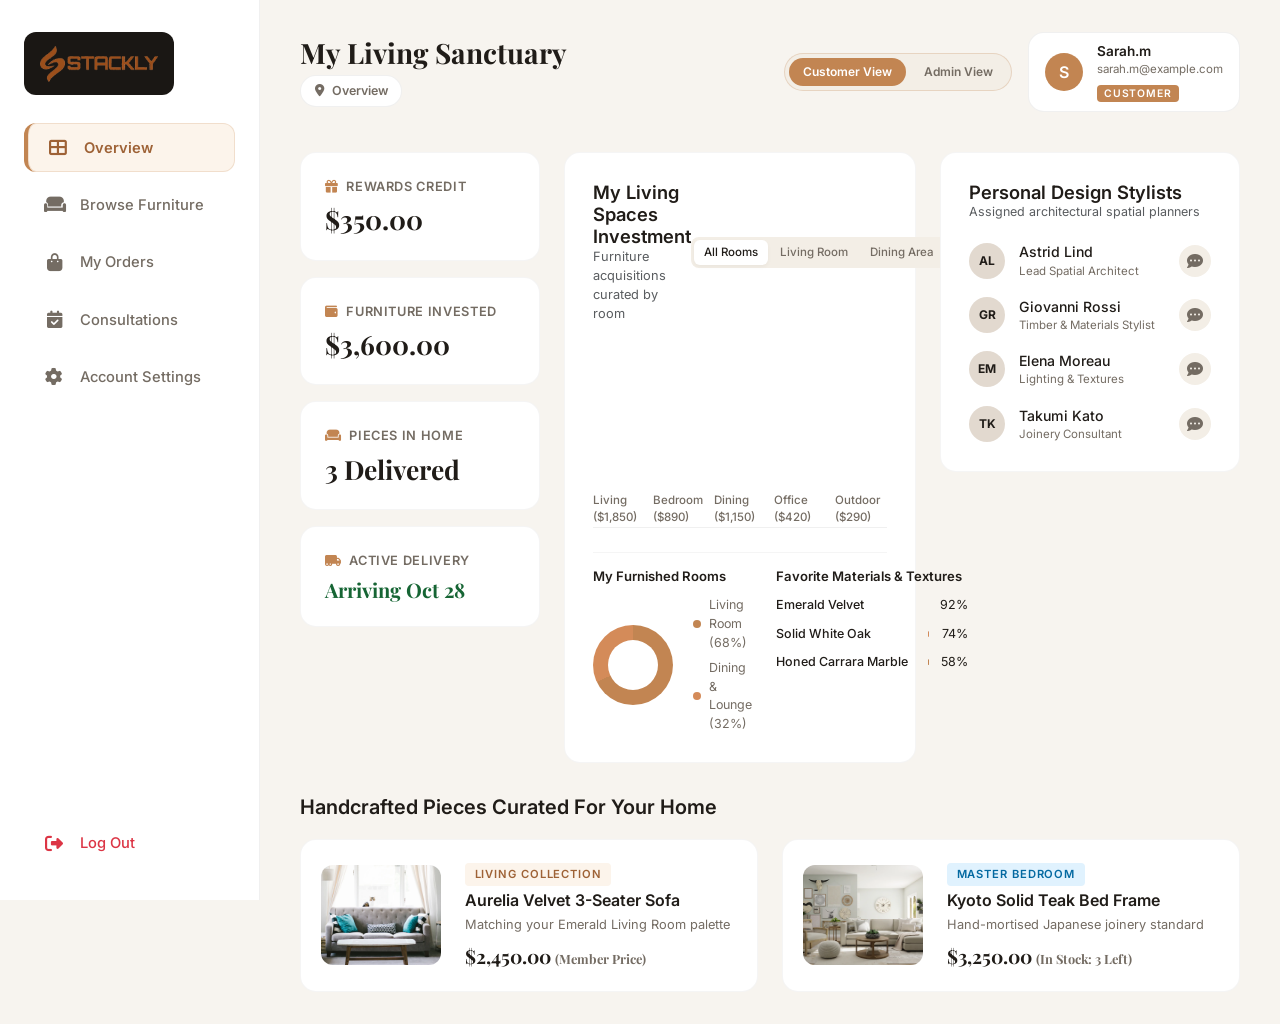
<file: dashboard.html>
<!DOCTYPE html>
<html lang="en">
<head>
  <meta charset="UTF-8" />
  <meta name="viewport" content="width=device-width, initial-scale=1.0" />
  <title>Dashboard — STACKLY Furniture & Living</title>
  <link rel="preconnect" href="https://fonts.googleapis.com" />
  <link rel="preconnect" href="https://fonts.gstatic.com" crossorigin />
  <link href="https://fonts.googleapis.com/css2?family=Playfair+Display:ital,wght@0,400;0,600;0,700;1,400;1,600&family=Inter:wght@300;400;500;600;700&display=swap" rel="stylesheet" />
  <link rel="stylesheet" href="https://cdn.jsdelivr.net/npm/bootstrap@5.3.3/dist/css/bootstrap.min.css" />
  <link rel="stylesheet" href="https://cdnjs.cloudflare.com/ajax/libs/font-awesome/6.5.1/css/all.min.css" />
  <link rel="stylesheet" href="style.css" />
  <style>
    :root {
      --bg-dash: #f7f4ef;
      --sidebar-bg: #ffffff;
      --card-bg: #ffffff;
      --text-main: #201c18;
      --text-muted: #746c63;
      --accent-cyan: #c28552;
      --accent-dark: #9e6236;
      --accent-soft: #fcf4eb;
      --accent-blue: #d48b59;
      --radius-lg: 16px;
      --radius-md: 12px;
      --radius-sm: 8px;
      --transition: all 0.3s cubic-bezier(0.16, 1, 0.3, 1);
    }

    body {
      font-family: 'Inter', sans-serif;
      background-color: var(--bg-dash);
      color: var(--text-main);
      margin: 0;
      padding: 0;
      overflow-x: hidden;
      cursor: auto;
    }

    body.dashboard-page,
    body.dashboard-page * {
      cursor: auto;
    }

    body.dashboard-page a,
    body.dashboard-page button,
    body.dashboard-page .menu-item,
    body.dashboard-page .chart-filter-btn,
    body.dashboard-page .vendor-action-btn,
    body.dashboard-page .bar-col {
      cursor: pointer;
    }

    body.dashboard-page .cursor,
    body.dashboard-page .cursor-follower {
      display: none !important;
    }

    .dashboard-container {
      display: flex;
      min-height: 100vh;
      position: relative;
    }

    /* Sidebar Overlay Backdrop for Mobile */
    .sidebar-backdrop {
      display: none;
      position: fixed;
      top: 0;
      left: 0;
      right: 0;
      bottom: 0;
      background: rgba(18, 16, 14, 0.55);
      backdrop-filter: blur(3px);
      z-index: 1040;
      opacity: 0;
      transition: opacity 0.3s ease;
    }

    .sidebar-backdrop.show {
      display: block;
      opacity: 1;
    }

    .sidebar {
      width: 260px;
      background-color: var(--sidebar-bg);
      border-right: 1px solid rgba(0,0,0,0.06);
      display: flex;
      flex-direction: column;
      justify-content: space-between;
      padding: 2rem 1.5rem;
      position: fixed;
      top: 0;
      bottom: 0;
      left: 0;
      z-index: 1050;
      transition: transform 0.3s cubic-bezier(0.16, 1, 0.3, 1);
      overflow-y: auto;
    }

    .sidebar-logo {
      display: flex;
      align-items: center;
      gap: 0.75rem;
      text-decoration: none;
    }

    .sidebar-close-btn {
      display: none;
      background: none;
      border: none;
      font-size: 1.25rem;
      color: var(--text-main);
      width: 36px;
      height: 36px;
      border-radius: 50%;
      align-items: center;
      justify-content: center;
      transition: var(--transition);
      cursor: pointer;
    }

    .sidebar-close-btn:hover {
      background: rgba(194, 133, 82, 0.12);
      color: var(--accent-cyan);
    }

    .sidebar-menu {
      list-style: none;
      padding: 0;
      margin: 1.75rem 0 0 0;
      display: flex;
      flex-direction: column;
      gap: 0.5rem;
    }

    .menu-item {
      display: flex;
      align-items: center;
      gap: 1rem;
      padding: 0.85rem 1.25rem;
      border-radius: var(--radius-md);
      color: var(--text-muted);
      text-decoration: none;
      font-size: 0.92rem;
      font-weight: 500;
      transition: var(--transition);
    }

    .menu-item i {
      font-size: 1.1rem;
      width: 20px;
      text-align: center;
    }

    .menu-item:hover {
      background-color: rgba(194, 133, 82, 0.08);
      color: var(--accent-cyan);
    }

    .menu-item.active {
      background-color: var(--accent-soft);
      color: var(--accent-dark);
      font-weight: 600;
      border-left: 4px solid var(--accent-cyan);
      box-shadow: inset 0 0 0 1px rgba(194, 133, 82, 0.2);
    }

    .main-content {
      margin-left: 260px;
      flex: 1;
      padding: 2rem 2.5rem;
      width: calc(100% - 260px);
      box-sizing: border-box;
      min-width: 0;
    }

    .top-bar {
      display: flex;
      align-items: center;
      justify-content: space-between;
      margin-bottom: 2.5rem;
    }

    .top-bar-title {
      font-family: 'Playfair Display', serif;
      font-size: 1.75rem;
      font-weight: 700;
      margin: 0;
      color: var(--text-main);
      line-height: 1.2;
    }

    .current-section-pill {
      display: inline-flex;
      align-items: center;
      gap: 0.5rem;
      background: var(--card-bg);
      padding: 0.35rem 0.85rem;
      border-radius: 99px;
      font-size: 0.78rem;
      font-weight: 600;
      color: var(--text-muted);
      border: 1px solid rgba(0,0,0,0.06);
      margin-top: 0.35rem;
    }

    .profile-btn {
      display: flex;
      align-items: center;
      gap: 0.85rem;
      padding: 0.5rem 1rem;
      border-radius: var(--radius-lg);
      background: var(--card-bg);
      border: 1px solid rgba(0,0,0,0.06);
    }

    .profile-avatar {
      width: 38px;
      height: 38px;
      background: var(--accent-cyan);
      color: #fff;
      border-radius: 50%;
      display: flex;
      align-items: center;
      justify-content: center;
      font-weight: 600;
      font-size: 1rem;
      flex-shrink: 0;
    }

    /* Overview Grid */
    .dashboard-grid {
      display: grid;
      grid-template-columns: 240px 1fr 300px;
      gap: 1.5rem;
      align-items: start;
    }

    .metrics-col {
      display: flex;
      flex-direction: column;
      gap: 1rem;
    }

    .metric-card {
      background-color: var(--card-bg);
      border-radius: var(--radius-lg);
      padding: 1.5rem;
      border: 1px solid rgba(0,0,0,0.04);
      transition: var(--transition);
    }

    .metric-card:hover {
      transform: translateY(-2px);
      box-shadow: 0 8px 24px rgba(0,0,0,0.04);
    }

    .metric-title {
      font-size: 0.8rem;
      color: var(--text-muted);
      font-weight: 600;
      text-transform: uppercase;
      letter-spacing: 0.05em;
      margin-bottom: 0.5rem;
    }

    .metric-value {
      font-family: 'Playfair Display', serif;
      font-size: 1.65rem;
      font-weight: 700;
      margin: 0;
      color: var(--text-main);
    }

    .chart-card {
      background-color: var(--card-bg);
      border-radius: var(--radius-lg);
      padding: 1.75rem;
      border: 1px solid rgba(0,0,0,0.04);
      display: flex;
      flex-direction: column;
      gap: 1.5rem;
      min-width: 0;
    }

    .chart-header {
      display: flex;
      align-items: center;
      justify-content: space-between;
    }

    .chart-title {
      font-size: 1.15rem;
      font-weight: 600;
      margin: 0;
    }

    .chart-filters {
      display: flex;
      background: var(--surface-2);
      padding: 3px;
      border-radius: 8px;
      gap: 2px;
      white-space: nowrap;
    }

    .chart-filter-btn {
      padding: 4px 10px;
      border-radius: 6px;
      font-size: 0.72rem;
      font-weight: 500;
      color: var(--text-muted);
      border: none;
      background: transparent;
      transition: var(--transition);
      cursor: pointer;
    }

    .chart-filter-btn.active, .chart-filter-btn:hover {
      background: #ffffff;
      color: var(--text-main);
      box-shadow: 0 2px 4px rgba(0,0,0,0.04);
    }

    .chart-bars-wrap {
      height: 180px;
      display: flex;
      align-items: flex-end;
      justify-content: space-between;
      gap: 0.5rem;
      padding: 1rem 0 0 0;
      border-bottom: 1px solid rgba(0,0,0,0.06);
    }

    .bar-col {
      display: flex;
      flex-direction: column;
      align-items: center;
      gap: 0.5rem;
      flex: 1;
    }

    .bar-fill {
      width: 22px;
      background: linear-gradient(180deg, var(--accent-cyan) 0%, #d49b6a 100%);
      border-radius: 6px 6px 0 0;
    }

    .bar-label {
      font-size: 0.72rem;
      color: var(--text-muted);
      font-weight: 500;
    }

    .chart-sub-split {
      display: grid;
      grid-template-columns: 1fr 1fr;
      gap: 1.5rem;
      padding-top: 1rem;
      border-top: 1px solid rgba(0,0,0,0.04);
    }

    .donut-visual-wrap {
      display: flex;
      align-items: center;
      gap: 1.25rem;
    }

    .donut-chart {
      width: 80px;
      height: 80px;
      border-radius: 50%;
      background: conic-gradient(var(--accent-cyan) 0% 68%, var(--accent-blue) 68% 100%);
      position: relative;
      flex-shrink: 0;
    }

    .donut-inner {
      position: absolute;
      top: 15px; left: 15px; right: 15px; bottom: 15px;
      background: var(--card-bg);
      border-radius: 50%;
    }

    .donut-legend {
      list-style: none;
      padding: 0; margin: 0;
      display: flex;
      flex-direction: column;
      gap: 0.4rem;
    }

    .legend-item {
      font-size: 0.78rem;
      color: var(--text-muted);
      display: flex;
      align-items: center;
      gap: 0.5rem;
    }

    .legend-dot {
      width: 8px; height: 8px;
      border-radius: 50%;
      flex-shrink: 0;
    }

    .freq-list {
      display: flex;
      flex-direction: column;
      gap: 0.6rem;
    }

    .freq-item {
      display: flex;
      align-items: center;
      justify-content: space-between;
      gap: 0.75rem;
      font-size: 0.78rem;
    }

    .freq-name {
      color: var(--text-main);
      font-weight: 500;
      width: 140px;
      white-space: nowrap;
      overflow: hidden;
      text-overflow: ellipsis;
    }

    .freq-bar-wrap {
      flex: 1;
      height: 6px;
      background: #f1f5f9;
      border-radius: 99px;
      overflow: hidden;
    }

    .freq-bar-fill {
      height: 100%;
      background: var(--accent-cyan);
      border-radius: 99px;
    }

    .vendors-card {
      background-color: var(--card-bg);
      border-radius: var(--radius-lg);
      padding: 1.75rem;
      border: 1px solid rgba(0,0,0,0.04);
    }

    .vendor-list {
      display: flex;
      flex-direction: column;
      gap: 1rem;
      margin-top: 1.25rem;
    }

    .vendor-item {
      display: flex;
      align-items: center;
      justify-content: space-between;
      gap: 0.5rem;
    }

    .vendor-profile {
      display: flex;
      align-items: center;
      gap: 0.85rem;
      min-width: 0;
    }

    .vendor-avatar {
      width: 36px; height: 36px;
      border-radius: 50%;
      background: #e2d9cf;
      display: flex;
      align-items: center;
      justify-content: center;
      font-size: 0.75rem;
      font-weight: bold;
      color: var(--text-main);
      flex-shrink: 0;
    }

    .vendor-name {
      font-size: 0.88rem;
      font-weight: 500;
      color: var(--text-main);
      white-space: nowrap;
      overflow: hidden;
      text-overflow: ellipsis;
    }

    .vendor-role {
      font-size: 0.72rem;
      color: var(--text-muted);
      white-space: nowrap;
      overflow: hidden;
      text-overflow: ellipsis;
    }

    .vendor-action-btn {
      width: 32px; height: 32px;
      border-radius: 50%;
      display: flex;
      align-items: center;
      justify-content: center;
      color: var(--text-muted);
      background: var(--surface-2);
      border: none;
      transition: var(--transition);
      flex-shrink: 0;
      cursor: pointer;
    }

    .vendor-action-btn:hover {
      background: var(--accent-cyan);
      color: #ffffff;
    }

    .deals-section {
      margin-top: 2rem;
    }

    .deals-title {
      font-size: 1.25rem;
      font-weight: 600;
      margin-bottom: 1.25rem;
    }

    .deal-card {
      background-color: var(--card-bg);
      border-radius: var(--radius-lg);
      padding: 1.25rem;
      border: 1px solid rgba(0,0,0,0.04);
      display: flex;
      align-items: center;
      gap: 1.5rem;
      transition: var(--transition);
    }

    .deal-card:hover {
      transform: translateY(-4px);
      box-shadow: 0 12px 30px rgba(0,0,0,0.06);
    }

    .deal-img-wrap {
      width: 120px;
      height: 100px;
      border-radius: var(--radius-md);
      overflow: hidden;
      flex-shrink: 0;
    }

    .deal-img-wrap img {
      width: 100%;
      height: 100%;
      object-fit: cover;
    }

    .deal-badge {
      display: inline-block;
      font-size: 0.7rem;
      font-weight: 600;
      text-transform: uppercase;
      letter-spacing: 0.08em;
      color: var(--accent-dark);
      background: var(--accent-soft);
      padding: 0.2rem 0.6rem;
      border-radius: 4px;
      margin-bottom: 0.35rem;
    }

    .deal-name {
      font-size: 1rem;
      font-weight: 600;
      margin: 0 0 0.25rem 0;
    }

    .deal-sub {
      font-size: 0.8rem;
      color: var(--text-muted);
      margin: 0 0 0.5rem 0;
    }

    .deal-price {
      font-family: 'Playfair Display', serif;
      font-size: 1.2rem;
      font-weight: 700;
      color: var(--text-main);
    }

    .dash-card {
      background-color: var(--card-bg);
      border-radius: var(--radius-lg);
      padding: 2rem;
      border: 1px solid rgba(0,0,0,0.04);
      min-width: 0;
    }

    .dash-title {
      font-size: 1.35rem;
      font-weight: 600;
      color: var(--text-main);
    }

    .status-badge {
      display: inline-block;
      padding: 0.35rem 0.75rem;
      border-radius: 99px;
      font-size: 0.75rem;
      font-weight: 600;
    }

    .status-processing {
      background: #fef3c7;
      color: #92400e;
    }

    .status-delivered {
      background: #dcfce7;
      color: #166534;
    }

    .mobile-nav-toggle {
      display: none;
      background: none;
      border: none;
      font-size: 1.35rem;
      color: var(--text-main);
      padding: 6px;
      cursor: pointer;
    }

    /* Delivery Timeline */
    .delivery-timeline {
      display: flex;
      justify-content: space-between;
      position: relative;
      margin: 1.75rem 0 1rem;
    }

    .delivery-timeline::before {
      content: '';
      position: absolute;
      top: 16px;
      left: 10%;
      right: 10%;
      height: 3px;
      background: #e2d9cf;
      z-index: 1;
    }

    .timeline-step {
      position: relative;
      z-index: 2;
      text-align: center;
      flex: 1;
    }

    .timeline-dot {
      width: 32px;
      height: 32px;
      border-radius: 50%;
      background: var(--surface-2);
      border: 2px solid #e2d9cf;
      display: flex;
      align-items: center;
      justify-content: center;
      margin: 0 auto 0.5rem;
      font-size: 0.8rem;
      color: var(--text-muted);
    }

    .timeline-step.completed .timeline-dot {
      background: var(--accent-cyan);
      border-color: var(--accent-cyan);
      color: #ffffff;
    }

    .timeline-step.active .timeline-dot {
      background: #ffffff;
      border-color: var(--accent-cyan);
      color: var(--accent-cyan);
      box-shadow: 0 0 0 4px rgba(194, 133, 82, 0.25);
    }

    .table-responsive {
      -webkit-overflow-scrolling: touch;
      border-radius: var(--radius-sm);
    }

    .table-responsive .table {
      min-width: 620px;
    }

    /* ========================================================
       RESPONSIVE BREAKPOINTS (Mobile & Tablet)
       ======================================================== */
    @media (max-width: 1200px) {
      .dashboard-grid {
        grid-template-columns: 1fr;
      }
      .metrics-col {
        display: grid;
        grid-template-columns: repeat(auto-fit, minmax(200px, 1fr));
      }
    }

    @media (max-width: 992px) {
      .sidebar {
        transform: translateX(-100%);
        width: 280px;
        max-width: 85vw;
        box-shadow: 0 0 30px rgba(0,0,0,0.3);
      }
      .sidebar.open {
        transform: translateX(0);
      }
      .sidebar-close-btn {
        display: flex;
      }
      /* Fixed Mobile Header */
      .top-bar {
        position: fixed !important;
        top: 0 !important;
        left: 0 !important;
        right: 0 !important;
        width: 100% !important;
        z-index: 1030 !important;
        background: rgba(247, 244, 239, 0.96) !important;
        backdrop-filter: blur(12px) !important;
        -webkit-backdrop-filter: blur(12px) !important;
        border-bottom: 1px solid rgba(194, 133, 82, 0.2) !important;
        box-shadow: 0 4px 20px rgba(0, 0, 0, 0.06) !important;
        padding: 0.65rem 1.25rem !important;
        margin-bottom: 0 !important;
        flex-direction: column !important;
        align-items: stretch !important;
        box-sizing: border-box !important;
      }
      .main-content {
        margin-left: 0;
        width: 100%;
        padding: 1.25rem 1.25rem;
        padding-top: 110px; /* Offset for fixed header */
      }
      .mobile-nav-toggle {
        display: inline-flex;
      }
      .top-bar-title {
        font-size: 1.3rem;
      }
    }

    @media (max-width: 768px) {
      .top-bar {
        padding: 0.6rem 1rem !important;
      }
      .main-content {
        padding: 1.25rem 1rem;
        padding-top: 105px;
      }
      .top-bar-title {
        font-size: 1.2rem;
      }
      .chart-sub-split {
        grid-template-columns: 1fr;
        gap: 1.25rem;
      }
      .metrics-col {
        grid-template-columns: repeat(2, 1fr);
        gap: 0.75rem;
      }
      .metric-card {
        padding: 1.25rem 1rem;
      }
      .metric-value {
        font-size: 1.4rem;
      }
      .dash-card, .chart-card, .vendors-card {
        padding: 1.25rem 1rem;
        border-radius: var(--radius-md);
      }
    }

    @media (max-width: 576px) {
      .top-bar {
        padding: 0.5rem 0.75rem !important;
      }
      .main-content {
        padding: 1rem 0.75rem;
        padding-top: 100px;
      }
      .top-bar-title {
        font-size: 1.1rem;
      }
      .current-section-pill {
        font-size: 0.7rem;
        padding: 0.2rem 0.55rem;
      }
      .metrics-col {
        grid-template-columns: 1fr;
      }
      .deal-card {
        flex-direction: column;
        align-items: stretch;
        gap: 1rem;
      }
      .deal-img-wrap {
        width: 100%;
        height: 170px;
      }
      .chart-header {
        flex-direction: column;
        align-items: flex-start;
        gap: 0.75rem;
      }
      .chart-filters {
        width: 100%;
        overflow-x: auto;
        padding-bottom: 4px;
      }
      .donut-visual-wrap {
        flex-direction: column;
        align-items: flex-start;
        gap: 1rem;
      }
      .delivery-timeline {
        flex-direction: column;
        gap: 1.25rem;
        padding-left: 1.75rem;
        margin: 1.5rem 0;
        align-items: flex-start;
      }
      .delivery-timeline::before {
        top: 8px;
        bottom: 8px;
        left: 15px;
        width: 2px;
        height: auto;
        right: auto;
      }
      .timeline-step {
        display: flex;
        align-items: center;
        text-align: left;
        gap: 1rem;
        flex: none;
        width: 100%;
      }
      .timeline-dot {
        margin: 0;
        flex-shrink: 0;
      }
    }
  </style>
</head>
<body class="dashboard-page">

  <!-- Mobile Sidebar Backdrop Overlay -->
  <div class="sidebar-backdrop" id="sidebarBackdrop"></div>

  <!-- Loader -->
  <div class="page-loader" id="pageLoader">
    <div class="loader-inner">
      <div class="loader-icon"><i class="fas fa-couch"></i></div>
      <div class="loader-logo">
        <img src="stacklylogo-transparent.webp" alt="STACKLY Furniture" class="loader-logo-img" />
      </div>
      <div class="loader-bar"><div class="loader-fill"></div></div>
    </div>
  </div>

  <!-- Layout Container -->
  <div class="dashboard-container">
    
    <!-- Sidebar Navigation -->
    <aside class="sidebar" id="sidebar">
      <div>
        <div class="d-flex align-items-center justify-content-between mb-3">
          <a href="index.html" class="sidebar-logo" style="background: #1a1714; padding: 0.85rem 1rem; border-radius: var(--radius-md);">
            <img src="stacklylogo-transparent.webp" alt="STACKLY Furniture" style="height: 36px; width: auto; object-fit: contain;" />
          </a>
          <button type="button" class="sidebar-close-btn" id="sidebarCloseBtn" aria-label="Close Sidebar">
            <i class="fas fa-times"></i>
          </button>
        </div>

        <!-- CUSTOMER SIDEBAR MENU -->
        <nav id="customerSidebarNav">
          <ul class="sidebar-menu">
            <li><a href="#" class="menu-item active" data-tab="dashboard"><i class="fas fa-th-large"></i> Overview</a></li>
            <li><a href="#" class="menu-item" data-tab="furniture"><i class="fas fa-couch"></i> Browse Furniture</a></li>
            <li><a href="#" class="menu-item" data-tab="orders"><i class="fas fa-shopping-bag"></i> My Orders</a></li>
            <li><a href="#" class="menu-item" data-tab="consultations"><i class="fas fa-calendar-check"></i> Consultations</a></li>
            <li><a href="#" class="menu-item" data-tab="setting"><i class="fas fa-cog"></i> Account Settings</a></li>
          </ul>
        </nav>

        <!-- ADMIN SIDEBAR MENU -->
        <nav id="adminSidebarNav" class="d-none">
          <ul class="sidebar-menu">
            <li><a href="#" class="menu-item active" data-tab="dashboard"><i class="fas fa-chart-line"></i> Store Overview</a></li>
            <li><a href="#" class="menu-item" data-tab="furniture"><i class="fas fa-couch"></i> Furniture Inventory</a></li>
            <li><a href="#" class="menu-item" data-tab="customers"><i class="fas fa-users"></i> Client Directory</a></li>
            <li><a href="#" class="menu-item" data-tab="orders"><i class="fas fa-clipboard-list"></i> Store Orders</a></li>
            <li><a href="#" class="menu-item" data-tab="reports"><i class="fas fa-chart-bar"></i> Financial Reports</a></li>
            <li><a href="#" class="menu-item" data-tab="setting"><i class="fas fa-sliders-h"></i> Store Settings</a></li>
          </ul>
        </nav>
      </div>
      <div class="sidebar-footer pt-4">
        <a href="#" id="logoutLink" class="menu-item" style="color: #dc3545;"><i class="fas fa-sign-out-alt"></i> Log Out</a>
      </div>
    </aside>

    <!-- Main Workspace -->
    <main class="main-content">
      
      <!-- Top Bar (Fixed on Mobile) -->
      <header class="top-bar" id="dashboardTopBar">
        <div class="top-bar-row-main d-flex align-items-center justify-content-between w-100">
          <div class="d-flex align-items-center gap-2 gap-sm-3">
            <button class="mobile-nav-toggle" id="sidebarToggle" aria-label="Open Sidebar Menu">
              <i class="fas fa-bars"></i>
            </button>
            <div>
              <h1 class="top-bar-title" id="dashTitle">My Living Sanctuary</h1>
              <span class="current-section-pill" id="currentSectionLabel">
                <i class="fas fa-location-dot"></i> Overview
              </span>
            </div>
          </div>
          
          <!-- Desktop Controls -->
          <div class="top-bar-right d-none d-lg-flex align-items-center">
            <!-- Role Switcher Toggle (Desktop) -->
            <div class="role-switcher-badge d-flex align-items-center gap-1 me-3" style="background: var(--surface-2); padding: 4px; border-radius: 99px; border: 1px solid rgba(194, 133, 82, 0.25);">
              <button type="button" class="btn btn-sm role-toggle-btn roleBtnCustomer active" style="border-radius: 99px; font-size: 0.75rem; font-weight: 600; padding: 5px 14px; border: none; transition: var(--transition);">Customer View</button>
              <button type="button" class="btn btn-sm role-toggle-btn roleBtnAdmin" style="border-radius: 99px; font-size: 0.75rem; font-weight: 600; padding: 5px 14px; border: none; transition: var(--transition); background: transparent; color: var(--text-muted);">Admin View</button>
            </div>

            <!-- Profile Badge (Desktop) -->
            <div class="profile-btn">
              <div class="profile-avatar avatarInitial">U</div>
              <div>
                <div style="font-size: 0.85rem; font-weight: 600;" class="userProfileName">Sarah Miller</div>
                <div style="font-size: 0.72rem; color: var(--text-muted); font-weight: 400;" class="userProfileEmail">sarah.m@example.com</div>
                <span style="font-size: 0.65rem; font-weight: 600; text-transform: uppercase; letter-spacing: 0.08em; padding: 2px 7px; border-radius: 4px; background: var(--accent-cyan); color: #ffffff;" class="userProfileRole">CUSTOMER</span>
              </div>
            </div>
          </div>

          <!-- Mobile Compact Profile Pill (Visible on mobile on the top right) -->
          <div class="d-flex d-lg-none align-items-center gap-2">
            <span class="userProfileRole" style="font-size: 0.65rem; font-weight: 600; text-transform: uppercase; letter-spacing: 0.08em; padding: 3px 8px; border-radius: 99px; background: var(--accent-cyan); color: #ffffff;">CUSTOMER</span>
            <div class="profile-avatar avatarInitial" style="width: 32px; height: 32px; font-size: 0.85rem;">S</div>
          </div>
        </div>

        <!-- Mobile Role Switcher Bar (Fixed underneath top row on mobile) -->
        <div class="top-bar-mobile-row d-flex d-lg-none w-100 mt-2">
          <div class="role-switcher-badge d-flex align-items-center w-100" style="background: var(--surface-2); padding: 3px; border-radius: 99px; border: 1px solid rgba(194, 133, 82, 0.25);">
            <button type="button" class="btn btn-sm role-toggle-btn roleBtnCustomer active flex-fill" style="border-radius: 99px; font-size: 0.75rem; font-weight: 600; padding: 5px 10px; border: none; transition: var(--transition);">Customer View</button>
            <button type="button" class="btn btn-sm role-toggle-btn roleBtnAdmin flex-fill" style="border-radius: 99px; font-size: 0.75rem; font-weight: 600; padding: 5px 10px; border: none; transition: var(--transition); background: transparent; color: var(--text-muted);">Admin View</button>
          </div>
        </div>
      </header>

      <!-- ===== 1. DASHBOARD OVERVIEW PANEL ===== -->
      <div id="panel-dashboard" class="tab-panel">
        
        <!-- === CUSTOMER DASHBOARD VIEW === -->
        <div id="viewCustomerDashboard">
          <div class="dashboard-grid">
            <!-- Customer Metrics -->
            <div class="metrics-col">
              <div class="metric-card">
                <div class="metric-title"><i class="fas fa-gift me-1" style="color:var(--accent-cyan)"></i> Rewards Credit</div>
                <h2 class="metric-value">$350.00</h2>
              </div>
              <div class="metric-card">
                <div class="metric-title"><i class="fas fa-wallet me-1" style="color:var(--accent-cyan)"></i> Furniture Invested</div>
                <h2 class="metric-value">$3,600.00</h2>
              </div>
              <div class="metric-card">
                <div class="metric-title"><i class="fas fa-couch me-1" style="color:var(--accent-cyan)"></i> Pieces in Home</div>
                <h2 class="metric-value">3 Delivered</h2>
              </div>
              <div class="metric-card">
                <div class="metric-title"><i class="fas fa-truck-moving me-1" style="color:var(--accent-cyan)"></i> Active Delivery</div>
                <h2 class="metric-value" style="font-size: 1.25rem; color: #166534;">Arriving Oct 28</h2>
              </div>
            </div>

            <!-- Customer Room Spend Chart -->
            <div class="chart-card">
              <div class="chart-header">
                <div>
                  <h2 class="chart-title">My Living Spaces Investment</h2>
                  <p class="text-muted mb-0" style="font-size: 0.8rem;">Furniture acquisitions curated by room</p>
                </div>
                <div class="chart-filters">
                  <button type="button" onclick="window.location.href='404.html'" class="chart-filter-btn active">All Rooms</button>
                  <button type="button" onclick="window.location.href='404.html'" class="chart-filter-btn">Living Room</button>
                  <button type="button" onclick="window.location.href='404.html'" class="chart-filter-btn">Dining Area</button>
                  <button type="button" onclick="window.location.href='404.html'" class="chart-filter-btn">Bedroom</button>
                </div>
              </div>

              <!-- Bar visual -->
              <div class="chart-bars-wrap">
                <div class="bar-col">
                  <div class="bar-fill" style="height: 85%;"></div>
                  <span class="bar-label">Living ($1,850)</span>
                </div>
                <div class="bar-col">
                  <div class="bar-fill" style="height: 48%; background: var(--accent-blue);"></div>
                  <span class="bar-label">Bedroom ($890)</span>
                </div>
                <div class="bar-col">
                  <div class="bar-fill" style="height: 65%;"></div>
                  <span class="bar-label">Dining ($1,150)</span>
                </div>
                <div class="bar-col">
                  <div class="bar-fill" style="height: 30%; background: #d49b6a;"></div>
                  <span class="bar-label">Office ($420)</span>
                </div>
                <div class="bar-col">
                  <div class="bar-fill" style="height: 20%; background: #cbd5e1;"></div>
                  <span class="bar-label">Outdoor ($290)</span>
                </div>
              </div>

              <!-- Donut and Texture Stats -->
              <div class="chart-sub-split">
                <div>
                  <h4 style="font-size: 0.82rem; font-weight: 600; margin-bottom: 0.75rem;">My Furnished Rooms</h4>
                  <div class="donut-visual-wrap">
                    <div class="donut-chart">
                      <div class="donut-inner"></div>
                    </div>
                    <ul class="donut-legend">
                      <li class="legend-item"><span class="legend-dot" style="background: var(--accent-cyan);"></span> Living Room (68%)</li>
                      <li class="legend-item"><span class="legend-dot" style="background: var(--accent-blue);"></span> Dining & Lounge (32%)</li>
                    </ul>
                  </div>
                </div>

                <div>
                  <h4 style="font-size: 0.82rem; font-weight: 600; margin-bottom: 0.75rem;">Favorite Materials & Textures</h4>
                  <div class="freq-list">
                    <div class="freq-item">
                      <span class="freq-name">Emerald Velvet</span>
                      <div class="freq-bar-wrap"><div class="freq-bar-fill" style="width: 92%;"></div></div>
                      <span class="freq-pct">92%</span>
                    </div>
                    <div class="freq-item">
                      <span class="freq-name">Solid White Oak</span>
                      <div class="freq-bar-wrap"><div class="freq-bar-fill" style="width: 74%; background: var(--accent-blue);"></div></div>
                      <span class="freq-pct">74%</span>
                    </div>
                    <div class="freq-item">
                      <span class="freq-name">Honed Carrara Marble</span>
                      <div class="freq-bar-wrap"><div class="freq-bar-fill" style="width: 58%;"></div></div>
                      <span class="freq-pct">58%</span>
                    </div>
                  </div>
                </div>
              </div>
            </div>

            <!-- Customer Interior Designers -->
            <div class="vendors-card">
              <h2 class="chart-title">Personal Design Stylists</h2>
              <p class="text-muted" style="font-size: 0.78rem;">Assigned architectural spatial planners</p>
              <div class="vendor-list">
                <div class="vendor-item">
                  <div class="vendor-profile">
                    <div class="vendor-avatar">AL</div>
                    <div>
                      <div class="vendor-name">Astrid Lind</div>
                      <div class="vendor-role">Lead Spatial Architect</div>
                    </div>
                  </div>
                  <button type="button" onclick="window.location.href='404.html'" class="vendor-action-btn" title="Contact Stylist"><i class="fas fa-comment-dots"></i></button>
                </div>
                <div class="vendor-item">
                  <div class="vendor-profile">
                    <div class="vendor-avatar">GR</div>
                    <div>
                      <div class="vendor-name">Giovanni Rossi</div>
                      <div class="vendor-role">Timber & Materials Stylist</div>
                    </div>
                  </div>
                  <button type="button" onclick="window.location.href='404.html'" class="vendor-action-btn" title="Contact Stylist"><i class="fas fa-comment-dots"></i></button>
                </div>
                <div class="vendor-item">
                  <div class="vendor-profile">
                    <div class="vendor-avatar">EM</div>
                    <div>
                      <div class="vendor-name">Elena Moreau</div>
                      <div class="vendor-role">Lighting & Textures</div>
                    </div>
                  </div>
                  <button type="button" onclick="window.location.href='404.html'" class="vendor-action-btn" title="Contact Stylist"><i class="fas fa-comment-dots"></i></button>
                </div>
                <div class="vendor-item">
                  <div class="vendor-profile">
                    <div class="vendor-avatar">TK</div>
                    <div>
                      <div class="vendor-name">Takumi Kato</div>
                      <div class="vendor-role">Joinery Consultant</div>
                    </div>
                  </div>
                  <button type="button" onclick="window.location.href='404.html'" class="vendor-action-btn" title="Contact Stylist"><i class="fas fa-comment-dots"></i></button>
                </div>
              </div>
            </div>
          </div>

          <!-- Customer Curated Furniture Recommendations -->
          <section class="deals-section">
            <h2 class="deals-title">Handcrafted Pieces Curated For Your Home</h2>
            <div class="row g-4">
              <div class="col-lg-6">
                <div class="deal-card">
                  <div class="deal-img-wrap">
                    <img src="assets/images/furniture-prod-aurelia.webp" alt="Aurelia Velvet Sofa" loading="lazy" />
                  </div>
                  <div>
                    <span class="deal-badge">Living Collection</span>
                    <h3 class="deal-name">Aurelia Velvet 3-Seater Sofa</h3>
                    <p class="deal-sub">Matching your Emerald Living Room palette</p>
                    <div class="deal-price">$2,450.00 <span style="font-size:0.8rem;color:var(--text-muted);">(Member Price)</span></div>
                  </div>
                </div>
              </div>
              <div class="col-lg-6">
                <div class="deal-card">
                  <div class="deal-img-wrap">
                    <img src="assets/images/furniture-prod-kyoto-bed.webp" alt="Kyoto Teak Bed Frame" loading="lazy" />
                  </div>
                  <div>
                    <span class="deal-badge" style="background:#e0f2fe;color:#0369a1;">Master Bedroom</span>
                    <h3 class="deal-name">Kyoto Solid Teak Bed Frame</h3>
                    <p class="deal-sub">Hand-mortised Japanese joinery standard</p>
                    <div class="deal-price">$3,250.00 <span style="font-size:0.8rem;color:var(--text-muted);">(In Stock: 3 Left)</span></div>
                  </div>
                </div>
              </div>
            </div>
          </section>
        </div>

        <!-- === ADMIN DASHBOARD VIEW === -->
        <div id="viewAdminDashboard" class="d-none">
          <div class="dashboard-grid">
            <!-- Admin Store Metrics -->
            <div class="metrics-col">
              <div class="metric-card">
                <div class="metric-title"><i class="fas fa-chart-line me-1" style="color:var(--accent-cyan)"></i> Monthly Store Revenue</div>
                <h2 class="metric-value">$148,250.00</h2>
                <div style="font-size:0.75rem; color:#166534; font-weight:600; margin-top:0.25rem;">&uarr; 18.4% vs last month</div>
              </div>
              <div class="metric-card">
                <div class="metric-title"><i class="fas fa-tree me-1" style="color:var(--accent-cyan)"></i> Timber & Crafting Cost</div>
                <h2 class="metric-value">$54,800.00</h2>
                <div style="font-size:0.75rem; color:var(--text-muted); margin-top:0.25rem;">Gross Margin: 63.0%</div>
              </div>
              <div class="metric-card">
                <div class="metric-title"><i class="fas fa-shopping-bag me-1" style="color:var(--accent-cyan)"></i> Total Orders Placed</div>
                <h2 class="metric-value">184 Pieces</h2>
                <div style="font-size:0.75rem; color:#166534; font-weight:600; margin-top:0.25rem;">Avg Ticket: $805.70</div>
              </div>
              <div class="metric-card">
                <div class="metric-title"><i class="fas fa-clock me-1" style="color:var(--accent-cyan)"></i> Pending Atelier Dispatches</div>
                <h2 class="metric-value" style="color: #92400e;">12 Orders</h2>
                <div style="font-size:0.75rem; color:var(--text-muted); margin-top:0.25rem;">Fulfillment: 98.4% On Time</div>
              </div>
            </div>

            <!-- Admin Store Revenue Chart -->
            <div class="chart-card">
              <div class="chart-header">
                <div>
                  <h2 class="chart-title">Store Revenue Trajectory</h2>
                  <p class="text-muted mb-0" style="font-size: 0.8rem;">Monthly gross sales across all furniture collections</p>
                </div>
                <div class="chart-filters">
                  <button type="button" onclick="window.location.href='404.html'" class="chart-filter-btn active">Annual</button>
                  <button type="button" onclick="window.location.href='404.html'" class="chart-filter-btn">Q3 2026</button>
                  <button type="button" onclick="window.location.href='404.html'" class="chart-filter-btn">Last Month</button>
                  <button type="button" onclick="window.location.href='404.html'" class="chart-filter-btn">7 Days</button>
                </div>
              </div>

              <!-- Bar visual -->
              <div class="chart-bars-wrap">
                <div class="bar-col">
                  <div class="bar-fill" style="height: 52%; background: #cbd5e1;"></div>
                  <span class="bar-label">May ($84k)</span>
                </div>
                <div class="bar-col">
                  <div class="bar-fill" style="height: 64%; background: #cbd5e1;"></div>
                  <span class="bar-label">Jun ($98k)</span>
                </div>
                <div class="bar-col">
                  <div class="bar-fill" style="height: 72%;"></div>
                  <span class="bar-label">Jul ($112k)</span>
                </div>
                <div class="bar-col">
                  <div class="bar-fill" style="height: 80%; background: var(--accent-blue);"></div>
                  <span class="bar-label">Aug ($126k)</span>
                </div>
                <div class="bar-col">
                  <div class="bar-fill" style="height: 89%;"></div>
                  <span class="bar-label">Sep ($139k)</span>
                </div>
                <div class="bar-col">
                  <div class="bar-fill" style="height: 96%; background: linear-gradient(180deg, var(--accent-cyan) 0%, #166534 100%);"></div>
                  <span class="bar-label">Oct ($148k)</span>
                </div>
              </div>

              <!-- Donut and Frequency Breakdown -->
              <div class="chart-sub-split">
                <div>
                  <h4 style="font-size: 0.82rem; font-weight: 600; margin-bottom: 0.75rem;">Revenue by Furniture Category</h4>
                  <div class="donut-visual-wrap">
                    <div class="donut-chart" style="background: conic-gradient(var(--accent-cyan) 0% 45%, var(--accent-blue) 45% 77%, #cbd5e1 77% 100%);">
                      <div class="donut-inner"></div>
                    </div>
                    <ul class="donut-legend">
                      <li class="legend-item"><span class="legend-dot" style="background: var(--accent-cyan);"></span> Sofas & Lounges (45%)</li>
                      <li class="legend-item"><span class="legend-dot" style="background: var(--accent-blue);"></span> Teak Bedroom (32%)</li>
                      <li class="legend-item"><span class="legend-dot" style="background: #cbd5e1;"></span> Dining Sets (23%)</li>
                    </ul>
                  </div>
                </div>

                <div>
                  <h4 style="font-size: 0.82rem; font-weight: 600; margin-bottom: 0.75rem;">Fast-Moving Furniture Pieces</h4>
                  <div class="freq-list">
                    <div class="freq-item">
                      <span class="freq-name">Aurelia Velvet Sofa</span>
                      <div class="freq-bar-wrap"><div class="freq-bar-fill" style="width: 94%;"></div></div>
                      <span class="freq-pct">42 Sold</span>
                    </div>
                    <div class="freq-item">
                      <span class="freq-name">Carrara Marble Table</span>
                      <div class="freq-bar-wrap"><div class="freq-bar-fill" style="width: 78%; background: var(--accent-blue);"></div></div>
                      <span class="freq-pct">31 Sold</span>
                    </div>
                    <div class="freq-item">
                      <span class="freq-name">Nordic Lounge Chair</span>
                      <div class="freq-bar-wrap"><div class="freq-bar-fill" style="width: 65%;"></div></div>
                      <span class="freq-pct">26 Sold</span>
                    </div>
                  </div>
                </div>
              </div>
            </div>

            <!-- Admin Supply Guilds -->
            <div class="vendors-card">
              <h2 class="chart-title">Supply & Timber Guilds</h2>
              <p class="text-muted" style="font-size: 0.78rem;">Verified workshop production partners</p>
              <div class="vendor-list">
                <div class="vendor-item">
                  <div class="vendor-profile">
                    <div class="vendor-avatar">CG</div>
                    <div>
                      <div class="vendor-name">Copenhagen Guild</div>
                      <div class="vendor-role">FSC White Oak Timber</div>
                    </div>
                  </div>
                  <button type="button" onclick="window.location.href='404.html'" class="vendor-action-btn" title="View Guild"><i class="fas fa-external-link-alt"></i></button>
                </div>
                <div class="vendor-item">
                  <div class="vendor-profile">
                    <div class="vendor-avatar">TT</div>
                    <div>
                      <div class="vendor-name">Tuscany Tannery</div>
                      <div class="vendor-role">Full-Grain Leather</div>
                    </div>
                  </div>
                  <button type="button" onclick="window.location.href='404.html'" class="vendor-action-btn" title="View Guild"><i class="fas fa-external-link-alt"></i></button>
                </div>
                <div class="vendor-item">
                  <div class="vendor-profile">
                    <div class="vendor-avatar">KJ</div>
                    <div>
                      <div class="vendor-name">Kyoto Joinery</div>
                      <div class="vendor-role">Teak Bed Artistry</div>
                    </div>
                  </div>
                  <button type="button" onclick="window.location.href='404.html'" class="vendor-action-btn" title="View Guild"><i class="fas fa-external-link-alt"></i></button>
                </div>
                <div class="vendor-item">
                  <div class="vendor-profile">
                    <div class="vendor-avatar">CS</div>
                    <div>
                      <div class="vendor-name">Carrara Quarries</div>
                      <div class="vendor-role">Marble Slabs</div>
                    </div>
                  </div>
                  <button type="button" onclick="window.location.href='404.html'" class="vendor-action-btn" title="View Guild"><i class="fas fa-external-link-alt"></i></button>
                </div>
              </div>
            </div>
          </div>

          <!-- Admin Seasonal Campaigns -->
          <section class="deals-section">
            <h2 class="deals-title">Active Atelier Marketing Campaigns</h2>
            <div class="row g-4">
              <div class="col-lg-6">
                <div class="deal-card">
                  <div class="deal-img-wrap">
                    <img src="assets/images/furniture-prod-aurelia.webp" alt="Penthouse Living Campaign" loading="lazy" />
                  </div>
                  <div>
                    <span class="deal-badge" style="background:#dcfce7;color:#166534;">High Performer</span>
                    <h3 class="deal-name">Architectural Penthouse Living Suite</h3>
                    <p class="deal-sub">Total Campaign Revenue Generated: $68,400.00</p>
                    <div class="deal-price">24 Conversions <span style="font-size:0.8rem;color:var(--text-muted);">(ROI: 4.2x)</span></div>
                  </div>
                </div>
              </div>
              <div class="col-lg-6">
                <div class="deal-card">
                  <div class="deal-img-wrap">
                    <img src="assets/images/furniture-table-dining.webp" alt="Nordic Artisan Dining Campaign" loading="lazy" />
                  </div>
                  <div>
                    <span class="deal-badge" style="background:#e0f2fe;color:#0369a1;">Trending</span>
                    <h3 class="deal-name">Nordic Artisan Dining Campaign</h3>
                    <p class="deal-sub">Total Campaign Revenue Generated: $42,150.00</p>
                    <div class="deal-price">18 Conversions <span style="font-size:0.8rem;color:var(--text-muted);">(ROI: 3.6x)</span></div>
                  </div>
                </div>
              </div>
            </div>
          </section>
        </div>
      </div>

      <!-- ===== 2. FURNITURE TAB PANEL ===== -->
      <div id="panel-furniture" class="tab-panel d-none">
        <!-- CUSTOMER VIEW: Browse Furniture Catalog -->
        <div id="customerFurnitureView">
          <div class="dash-card">
            <div class="d-flex justify-content-between align-items-center mb-4 pb-3 border-bottom flex-wrap gap-3">
              <div>
                <h3 class="dash-title" style="margin:0;"><i class="fas fa-couch me-2" style="color: var(--accent-cyan);"></i> Browse Signature Furniture Catalog</h3>
                <p class="text-muted mb-0" style="font-size: 0.85rem;">Heirloom-grade furniture handcrafted from certified sustainable timber</p>
              </div>
              <div class="d-flex gap-2 flex-wrap">
                <button type="button" onclick="window.location.href='404.html'" class="btn btn-sm btn-outline-dark active" style="border-radius:99px;">All Pieces (5)</button>
                <button type="button" onclick="window.location.href='404.html'" class="btn btn-sm btn-outline-dark" style="border-radius:99px;">Living Room</button>
                <button type="button" onclick="window.location.href='404.html'" class="btn btn-sm btn-outline-dark" style="border-radius:99px;">Bedroom</button>
                <button type="button" onclick="window.location.href='404.html'" class="btn btn-sm btn-outline-dark" style="border-radius:99px;">Dining</button>
              </div>
            </div>
            
            <div class="table-responsive">
              <table class="table table-hover align-middle">
                <thead>
                  <tr style="border-bottom: 2px solid rgba(0,0,0,0.06); font-size: 0.85rem; color: var(--text-muted);">
                    <th>Piece</th>
                    <th>Name & Description</th>
                    <th>Category</th>
                    <th>Craftsmanship & Timber</th>
                    <th>Member Price</th>
                    <th>Stock Status</th>
                    <th class="text-end">Action</th>
                  </tr>
                </thead>
                <tbody>
                  <tr>
                    <td><img src="assets/images/furniture-prod-aurelia.webp" alt="Aurelia Velvet Sofa" style="width: 58px; height: 58px; object-fit: cover; border-radius: 8px;" /></td>
                    <td>
                      <strong>Aurelia Velvet Sofa</strong>
                      <div class="text-muted" style="font-size:0.75rem;">3-Seater Minimalist Architectural Frame</div>
                    </td>
                    <td>Living Room</td>
                    <td>European White Oak, Emerald Velvet</td>
                    <td><strong style="color:var(--text-main); font-size:1.05rem;">$2,450.00</strong></td>
                    <td><span class="badge bg-success">In Stock (12)</span></td>
                    <td class="text-end"><button type="button" onclick="window.location.href='404.html'" class="btn btn-sm btn-outline-dark"><i class="fas fa-shopping-bag me-1"></i> Order Piece</button></td>
                  </tr>
                  <tr>
                    <td><img src="assets/images/furniture-prod-nordic.webp" alt="Nordic Lounge Chair" style="width: 58px; height: 58px; object-fit: cover; border-radius: 8px;" /></td>
                    <td>
                      <strong>Nordic Lounge Armchair</strong>
                      <div class="text-muted" style="font-size:0.75rem;">Ergonomic 105° Recline Angle</div>
                    </td>
                    <td>Chairs & Armchairs</td>
                    <td>Solid White Oak, Natural Linen</td>
                    <td><strong style="color:var(--text-main); font-size:1.05rem;">$890.00</strong></td>
                    <td><span class="badge bg-success">In Stock (8)</span></td>
                    <td class="text-end"><button type="button" onclick="window.location.href='404.html'" class="btn btn-sm btn-outline-dark"><i class="fas fa-shopping-bag me-1"></i> Order Piece</button></td>
                  </tr>
                  <tr>
                    <td><img src="assets/images/furniture-prod-kyoto-bed.webp" alt="Kyoto Teak Bed Frame" style="width: 58px; height: 58px; object-fit: cover; border-radius: 8px;" /></td>
                    <td>
                      <strong>Kyoto Solid Teak Bed Frame</strong>
                      <div class="text-muted" style="font-size:0.75rem;">Japanese Mortise & Tenon Headboard</div>
                    </td>
                    <td>Bedroom Suite</td>
                    <td>Kiln-Dried Solid Teak, Plant Wax</td>
                    <td><strong style="color:var(--text-main); font-size:1.05rem;">$3,250.00</strong></td>
                    <td><span class="badge bg-warning text-dark">Low Stock (3)</span></td>
                    <td class="text-end"><button type="button" onclick="window.location.href='404.html'" class="btn btn-sm btn-outline-dark"><i class="fas fa-shopping-bag me-1"></i> Order Piece</button></td>
                  </tr>
                  <tr>
                    <td><img src="assets/images/furniture-prod-marble-table.webp" alt="Carrara Marble Coffee Table" style="width: 58px; height: 58px; object-fit: cover; border-radius: 8px;" /></td>
                    <td>
                      <strong>Carrara Marble Coffee Table</strong>
                      <div class="text-muted" style="font-size:0.75rem;">Honed Italian Marble Slab & Brushed Brass</div>
                    </td>
                    <td>Tables & Consoles</td>
                    <td>Italian Carrara Marble, Solid Brass</td>
                    <td><strong style="color:var(--text-main); font-size:1.05rem;">$1,150.00</strong></td>
                    <td><span class="badge bg-success">In Stock (15)</span></td>
                    <td class="text-end"><button type="button" onclick="window.location.href='404.html'" class="btn btn-sm btn-outline-dark"><i class="fas fa-shopping-bag me-1"></i> Order Piece</button></td>
                  </tr>
                  <tr>
                    <td><img src="assets/images/furniture-table-dining.webp" alt="Artisan Walnut Dining Table" style="width: 58px; height: 58px; object-fit: cover; border-radius: 8px;" /></td>
                    <td>
                      <strong>Artisan Walnut Dining Table</strong>
                      <div class="text-muted" style="font-size:0.75rem;">8-Seater Master Hand-Jointed Timber Table</div>
                    </td>
                    <td>Dining & Kitchen</td>
                    <td>American Black Walnut, Organic Oil</td>
                    <td><strong style="color:var(--text-main); font-size:1.05rem;">$1,850.00</strong></td>
                    <td><span class="badge bg-success">In Stock (6)</span></td>
                    <td class="text-end"><button type="button" onclick="window.location.href='404.html'" class="btn btn-sm btn-outline-dark"><i class="fas fa-shopping-bag me-1"></i> Order Piece</button></td>
                  </tr>
                </tbody>
              </table>
            </div>
          </div>
        </div>

        <!-- ADMIN VIEW: Atelier Inventory Management -->
        <div id="adminFurnitureView" class="d-none">
          <div class="dash-card">
            <div class="d-flex justify-content-between align-items-center mb-4 pb-3 border-bottom flex-wrap gap-3">
              <div>
                <h3 class="dash-title" style="margin:0;"><i class="fas fa-couch me-2" style="color: var(--accent-cyan);"></i> Atelier Inventory & Catalog Management</h3>
                <p class="text-muted mb-0" style="font-size: 0.85rem;">Manage warehouse units, timber costs, margins, and catalog availability</p>
              </div>
              <div class="d-flex gap-2 flex-wrap">
                <button type="button" onclick="window.location.href='404.html'" class="btn btn-sm btn-outline-dark"><i class="fas fa-download me-1"></i> Export Inventory CSV</button>
                <button type="button" onclick="window.location.href='404.html'" class="btn btn-sm btn-dark" style="background:#1a1714;"><i class="fas fa-plus me-1"></i> Add New Furniture Piece</button>
              </div>
            </div>
            
            <div class="table-responsive">
              <table class="table table-hover align-middle">
                <thead>
                  <tr style="border-bottom: 2px solid rgba(0,0,0,0.06); font-size: 0.85rem; color: var(--text-muted);">
                    <th>SKU</th>
                    <th>Thumbnail</th>
                    <th>Piece Name</th>
                    <th>Category</th>
                    <th>Timber / Material</th>
                    <th>Unit Cost</th>
                    <th>Retail Price</th>
                    <th>Stock Units</th>
                    <th class="text-end">Actions</th>
                  </tr>
                </thead>
                <tbody>
                  <tr>
                    <td><code>FUR-001</code></td>
                    <td><img src="assets/images/furniture-prod-aurelia.webp" alt="Sofa" style="width: 50px; height: 50px; object-fit: cover; border-radius: 8px;" /></td>
                    <td><strong>Aurelia Velvet Sofa</strong></td>
                    <td>Living Room</td>
                    <td>Oak / Emerald Velvet</td>
                    <td>$1,100.00</td>
                    <td>$2,450.00</td>
                    <td><span class="badge bg-success">12 Units</span></td>
                    <td class="text-end">
                      <button type="button" onclick="window.location.href='404.html'" class="btn btn-outline-dark btn-sm me-1" title="Edit"><i class="fas fa-edit"></i></button>
                      <button type="button" onclick="window.location.href='404.html'" class="btn btn-outline-danger btn-sm" title="Delete"><i class="fas fa-trash"></i></button>
                    </td>
                  </tr>
                  <tr>
                    <td><code>FUR-002</code></td>
                    <td><img src="assets/images/furniture-prod-nordic.webp" alt="Chair" style="width: 50px; height: 50px; object-fit: cover; border-radius: 8px;" /></td>
                    <td><strong>Nordic Lounge Armchair</strong></td>
                    <td>Armchairs</td>
                    <td>White Oak / Linen</td>
                    <td>$380.00</td>
                    <td>$890.00</td>
                    <td><span class="badge bg-success">8 Units</span></td>
                    <td class="text-end">
                      <button type="button" onclick="window.location.href='404.html'" class="btn btn-outline-dark btn-sm me-1" title="Edit"><i class="fas fa-edit"></i></button>
                      <button type="button" onclick="window.location.href='404.html'" class="btn btn-outline-danger btn-sm" title="Delete"><i class="fas fa-trash"></i></button>
                    </td>
                  </tr>
                  <tr>
                    <td><code>FUR-003</code></td>
                    <td><img src="assets/images/furniture-prod-kyoto-bed.webp" alt="Bed" style="width: 50px; height: 50px; object-fit: cover; border-radius: 8px;" /></td>
                    <td><strong>Kyoto Solid Teak Bed Frame</strong></td>
                    <td>Bedroom</td>
                    <td>Kiln-Dried Solid Teak</td>
                    <td>$1,400.00</td>
                    <td>$3,250.00</td>
                    <td><span class="badge bg-warning text-dark">3 Units (Low)</span></td>
                    <td class="text-end">
                      <button type="button" onclick="window.location.href='404.html'" class="btn btn-outline-dark btn-sm me-1" title="Edit"><i class="fas fa-edit"></i></button>
                      <button type="button" onclick="window.location.href='404.html'" class="btn btn-outline-danger btn-sm" title="Delete"><i class="fas fa-trash"></i></button>
                    </td>
                  </tr>
                  <tr>
                    <td><code>FUR-004</code></td>
                    <td><img src="assets/images/furniture-prod-marble-table.webp" alt="Table" style="width: 50px; height: 50px; object-fit: cover; border-radius: 8px;" /></td>
                    <td><strong>Carrara Marble Coffee Table</strong></td>
                    <td>Tables</td>
                    <td>Carrara Marble / Brass</td>
                    <td>$520.00</td>
                    <td>$1,150.00</td>
                    <td><span class="badge bg-success">15 Units</span></td>
                    <td class="text-end">
                      <button type="button" onclick="window.location.href='404.html'" class="btn btn-outline-dark btn-sm me-1" title="Edit"><i class="fas fa-edit"></i></button>
                      <button type="button" onclick="window.location.href='404.html'" class="btn btn-outline-danger btn-sm" title="Delete"><i class="fas fa-trash"></i></button>
                    </td>
                  </tr>
                  <tr>
                    <td><code>FUR-005</code></td>
                    <td><img src="assets/images/furniture-table-dining.webp" alt="Table" style="width: 50px; height: 50px; object-fit: cover; border-radius: 8px;" /></td>
                    <td><strong>Artisan Walnut Dining Table</strong></td>
                    <td>Dining</td>
                    <td>American Black Walnut</td>
                    <td>$820.00</td>
                    <td>$1,850.00</td>
                    <td><span class="badge bg-success">6 Units</span></td>
                    <td class="text-end">
                      <button type="button" onclick="window.location.href='404.html'" class="btn btn-outline-dark btn-sm me-1" title="Edit"><i class="fas fa-edit"></i></button>
                      <button type="button" onclick="window.location.href='404.html'" class="btn btn-outline-danger btn-sm" title="Delete"><i class="fas fa-trash"></i></button>
                    </td>
                  </tr>
                </tbody>
              </table>
            </div>
          </div>
        </div>
      </div>

      <!-- ===== 3. ORDERS TAB PANEL ===== -->
      <div id="panel-orders" class="tab-panel d-none">
        <!-- CUSTOMER VIEW: My Personal Furniture Orders -->
        <div id="customerOrdersView">
          <div class="dash-card">
            <div class="mb-4 pb-3 border-bottom">
              <h3 class="dash-title" style="margin:0;"><i class="fas fa-shopping-bag me-2" style="color: var(--accent-cyan);"></i> My Orders & White-Glove Delivery</h3>
              <p class="text-muted mb-0" style="font-size: 0.85rem;">Track your custom orders, artisan workshop assembly, and scheduled delivery</p>
            </div>

            <!-- Active Order Highlight with 4-Step Visual Tracker -->
            <div style="background: var(--surface-2); border: 1px solid rgba(194, 133, 82, 0.2); border-radius: var(--radius-md); padding: 1.5rem; margin-bottom: 2rem;">
              <div class="d-flex justify-content-between align-items-center flex-wrap gap-2 mb-3">
                <div>
                  <span class="badge" style="background: var(--accent-cyan); color: #fff; font-size: 0.75rem;">ACTIVE SHIPMENT</span>
                  <h4 style="margin: 0.5rem 0 0.2rem 0; font-size: 1.15rem;">Order #STK-8821 &bull; Kyoto Teak Bed Frame (King)</h4>
                  <div class="text-muted" style="font-size: 0.8rem;">White-Glove Delivery by Dedicated Atelier Team</div>
                </div>
                <div class="text-end">
                  <div style="font-size: 0.8rem; color: var(--text-muted);">Estimated Room Installation:</div>
                  <strong style="color: #166534; font-size: 1.05rem;">Wednesday, Oct 28 &bull; 10:00 AM - 1:00 PM</strong>
                </div>
              </div>

              <!-- 4-Step Tracker -->
              <div class="delivery-timeline">
                <div class="timeline-step completed">
                  <div class="timeline-dot"><i class="fas fa-check"></i></div>
                  <div>
                    <div class="timeline-label" style="font-size: 0.8rem; font-weight: 600;">Order Placed</div>
                    <div class="timeline-date" style="font-size: 0.72rem; color: var(--text-muted);">Oct 18</div>
                  </div>
                </div>
                <div class="timeline-step completed">
                  <div class="timeline-dot"><i class="fas fa-check"></i></div>
                  <div>
                    <div class="timeline-label" style="font-size: 0.8rem; font-weight: 600;">Crafting at Workshop</div>
                    <div class="timeline-date" style="font-size: 0.72rem; color: var(--text-muted);">Oct 21</div>
                  </div>
                </div>
                <div class="timeline-step active">
                  <div class="timeline-dot"><i class="fas fa-truck-fast"></i></div>
                  <div>
                    <div class="timeline-label" style="font-size: 0.8rem; font-weight: 600; color: var(--accent-dark);">In Transit</div>
                    <div class="timeline-date" style="font-size: 0.72rem; color: var(--accent-dark);">Oct 26 (On Route)</div>
                  </div>
                </div>
                <div class="timeline-step">
                  <div class="timeline-dot"><i class="fas fa-couch"></i></div>
                  <div>
                    <div class="timeline-label" style="font-size: 0.8rem; font-weight: 600; color: var(--text-muted);">White-Glove Assembly</div>
                    <div class="timeline-date" style="font-size: 0.72rem; color: var(--text-muted);">Oct 28 (Pending)</div>
                  </div>
                </div>
              </div>
            </div>

            <!-- Past Orders Table -->
            <h4 style="font-size: 1.1rem; font-weight: 600; margin-bottom: 1rem;">Order History</h4>
            <div class="table-responsive">
              <table class="table table-hover align-middle">
                <thead>
                  <tr style="border-bottom: 2px solid rgba(0,0,0,0.06); font-size: 0.85rem; color: var(--text-muted);">
                    <th>Order #</th>
                    <th>Date</th>
                    <th>Furniture Piece</th>
                    <th>Amount</th>
                    <th>Delivery Status</th>
                    <th class="text-end">Documents</th>
                  </tr>
                </thead>
                <tbody>
                  <tr>
                    <td><strong>#STK-8821</strong></td>
                    <td>Oct 18, 2026</td>
                    <td>Kyoto Solid Teak Bed Frame (King)</td>
                    <td><strong>$3,250.00</strong></td>
                    <td><span class="status-badge status-processing">In Transit</span></td>
                    <td class="text-end"><button type="button" onclick="window.location.href='404.html'" class="btn btn-sm btn-outline-dark"><i class="fas fa-file-invoice me-1"></i> Order Receipt</button></td>
                  </tr>
                  <tr>
                    <td><strong>#STK-7319</strong></td>
                    <td>Aug 14, 2026</td>
                    <td>Aurelia Velvet Sofa (3-Seater)</td>
                    <td><strong>$2,450.00</strong></td>
                    <td><span class="status-badge status-delivered">Delivered & Assembled</span></td>
                    <td class="text-end"><button type="button" onclick="window.location.href='404.html'" class="btn btn-sm btn-outline-dark"><i class="fas fa-shield-alt me-1"></i> 10-Yr Warranty PDF</button></td>
                  </tr>
                  <tr>
                    <td><strong>#STK-6102</strong></td>
                    <td>May 02, 2026</td>
                    <td>Carrara Marble Coffee Table</td>
                    <td><strong>$1,150.00</strong></td>
                    <td><span class="status-badge status-delivered">Delivered</span></td>
                    <td class="text-end"><button type="button" onclick="window.location.href='404.html'" class="btn btn-sm btn-outline-dark"><i class="fas fa-file-invoice me-1"></i> Invoice</button></td>
                  </tr>
                </tbody>
              </table>
            </div>
          </div>
        </div>

        <!-- ADMIN VIEW: All Store Orders Queue -->
        <div id="adminOrdersView" class="d-none">
          <div class="dash-card">
            <div class="d-flex justify-content-between align-items-center mb-4 pb-3 border-bottom flex-wrap gap-3">
              <div>
                <h3 class="dash-title" style="margin:0;"><i class="fas fa-clipboard-list me-2" style="color: var(--accent-cyan);"></i> Store Orders & White-Glove Dispatch Queue</h3>
                <p class="text-muted mb-0" style="font-size: 0.85rem;">Manage ongoing customer fulfillment, delivery carriers, and dispatch routes</p>
              </div>
              <div class="d-flex gap-2 flex-wrap">
                <button type="button" onclick="window.location.href='404.html'" class="btn btn-sm btn-outline-dark"><i class="fas fa-route me-1"></i> Carrier Routes</button>
                <button type="button" onclick="window.location.href='404.html'" class="btn btn-sm btn-dark" style="background:#1a1714;"><i class="fas fa-box me-1"></i> Dispatch Batch</button>
              </div>
            </div>
            
            <div class="table-responsive">
              <table class="table table-hover align-middle">
                <thead>
                  <tr style="border-bottom: 2px solid rgba(0,0,0,0.06); font-size: 0.85rem; color: var(--text-muted);">
                    <th>Order ID</th>
                    <th>Customer Client</th>
                    <th>Furniture Items</th>
                    <th>Total Value</th>
                    <th>Logistics Partner</th>
                    <th>Fulfillment Status</th>
                    <th class="text-end">Manage</th>
                  </tr>
                </thead>
                <tbody>
                  <tr>
                    <td><strong>#STK-9420</strong></td>
                    <td>Kathryn Murphy (NYC)</td>
                    <td>Aurelia Velvet Sofa (Emerald)</td>
                    <td>$2,450.00</td>
                    <td>Metro White-Glove Logistics</td>
                    <td><span class="status-badge status-processing">In Transit</span></td>
                    <td class="text-end"><button type="button" onclick="window.location.href='404.html'" class="btn btn-sm btn-outline-dark">Track Route</button></td>
                  </tr>
                  <tr>
                    <td><strong>#STK-9419</strong></td>
                    <td>Julian Vance (London)</td>
                    <td>Kyoto Teak King Bed + 2 Nightstands</td>
                    <td>$4,650.00</td>
                    <td>Dedicated Atelier Freight</td>
                    <td><span class="status-badge" style="background:#e0f2fe;color:#0369a1;">Ready for Dispatch</span></td>
                    <td class="text-end"><button type="button" onclick="window.location.href='404.html'" class="btn btn-sm btn-outline-dark">Assign Driver</button></td>
                  </tr>
                  <tr>
                    <td><strong>#STK-9418</strong></td>
                    <td>Jenny Wilson (Paris)</td>
                    <td>Nordic Lounge Chair (Oak)</td>
                    <td>$890.00</td>
                    <td>Express Furniture Logistics</td>
                    <td><span class="status-badge status-delivered">Delivered & Assembled</span></td>
                    <td class="text-end"><button type="button" onclick="window.location.href='404.html'" class="btn btn-sm btn-outline-dark">Signed POD</button></td>
                  </tr>
                  <tr>
                    <td><strong>#STK-9417</strong></td>
                    <td>Dianne Russell (Milan)</td>
                    <td>Carrara Marble Coffee Table</td>
                    <td>$1,150.00</td>
                    <td>White-Glove Team B</td>
                    <td><span class="status-badge" style="background:#fef3c7;color:#92400e;">Workshop Assembly</span></td>
                    <td class="text-end"><button type="button" onclick="window.location.href='404.html'" class="btn btn-sm btn-outline-dark">View Details</button></td>
                  </tr>
                </tbody>
              </table>
            </div>
          </div>
        </div>
      </div>

      <!-- ===== 4. CUSTOMERS PANEL (ADMIN ONLY) ===== -->
      <div id="panel-customers" class="tab-panel d-none">
        <div class="dash-card">
          <div class="d-flex justify-content-between align-items-center mb-4 pb-3 border-bottom flex-wrap gap-3">
            <div>
              <h3 class="dash-title" style="margin:0;"><i class="fas fa-users me-2" style="color: var(--accent-cyan);"></i> Client Directory & VIP Trade Accounts</h3>
              <p class="text-muted mb-0" style="font-size: 0.85rem;">Registered luxury homeowners and commercial interior architecture studios</p>
            </div>
            <button type="button" onclick="window.location.href='404.html'" class="btn btn-sm btn-dark" style="background:#1a1714;"><i class="fas fa-user-plus me-1"></i> Add VIP Client</button>
          </div>
          <div class="table-responsive">
            <table class="table table-hover align-middle">
              <thead>
                <tr style="border-bottom: 2px solid rgba(0,0,0,0.06); font-size: 0.85rem; color: var(--text-muted);">
                  <th>Client Name</th>
                  <th>Contact Email</th>
                  <th>Account Type</th>
                  <th>Total Invested</th>
                  <th>Orders</th>
                  <th>Status</th>
                </tr>
              </thead>
              <tbody>
                <tr>
                  <td><strong>Kathryn Murphy</strong></td>
                  <td>kathryn.m@example.com</td>
                  <td><span class="badge" style="background:var(--accent-soft);color:var(--accent-dark);">VIP Homeowner</span></td>
                  <td>$12,450.00</td>
                  <td>4 Orders</td>
                  <td><span class="badge bg-success">Active VIP</span></td>
                </tr>
                <tr>
                  <td><strong>Lord Julian Vance</strong></td>
                  <td>j.vance@studio-vance.co.uk</td>
                  <td><span class="badge" style="background:#e0f2fe;color:#0369a1;">Trade Architect</span></td>
                  <td>$28,900.00</td>
                  <td>8 Orders</td>
                  <td><span class="badge bg-success">Active Trade</span></td>
                </tr>
                <tr>
                  <td><strong>Jenny Wilson</strong></td>
                  <td>jenny.w@example.com</td>
                  <td><span class="badge" style="background:var(--accent-soft);color:var(--accent-dark);">Homeowner</span></td>
                  <td>$9,553.00</td>
                  <td>3 Orders</td>
                  <td><span class="badge bg-success">Active</span></td>
                </tr>
                <tr>
                  <td><strong>Dianne Russell</strong></td>
                  <td>dianne.r@architects.org</td>
                  <td><span class="badge" style="background:#e0f2fe;color:#0369a1;">Commercial Designer</span></td>
                  <td>$18,400.00</td>
                  <td>5 Orders</td>
                  <td><span class="badge bg-success">Active Trade</span></td>
                </tr>
              </tbody>
            </table>
          </div>
        </div>
      </div>

      <!-- ===== 5. CONSULTATIONS PANEL (CUSTOMER ONLY) ===== -->
      <div id="panel-consultations" class="tab-panel d-none">
        <div class="dash-card">
          <div class="d-flex justify-content-between align-items-center mb-4 pb-3 border-bottom flex-wrap gap-3">
            <div>
              <h3 class="dash-title" style="margin:0;"><i class="fas fa-calendar-check me-2" style="color: var(--accent-cyan);"></i> My Interior Design Consultations</h3>
              <p class="text-muted mb-0" style="font-size: 0.85rem;">Complimentary 1-on-1 walkthroughs with our architectural design stylists</p>
            </div>
            <button type="button" onclick="window.location.href='404.html'" class="btn btn-sm btn-dark" style="background:#1a1714;"><i class="fas fa-plus me-1"></i> Book New Walkthrough</button>
          </div>

          <div class="row g-4">
            <div class="col-lg-6">
              <div style="background: #fdfaf6; border: 1px solid rgba(194,133,82,0.3); border-radius: var(--radius-md); padding: 1.5rem;">
                <span class="deal-badge" style="background:#dcfce7;color:#166534;">Upcoming Appointment</span>
                <h4 style="margin: 0.5rem 0;">Spatial Living Consultation with Astrid Lind</h4>
                <p class="text-muted" style="font-size:0.85rem; margin-bottom: 1rem;"><i class="fas fa-calendar me-2" style="color:var(--accent-cyan)"></i><strong>Friday, Nov 2, 2026 at 2:00 PM (45 Min)</strong></p>
                <p style="font-size:0.88rem; color:var(--text-main);">Topic: <em>Master Bedroom Teak Layout & Belgian Linen Palette Planning</em></p>
                <div class="d-flex gap-2 mt-3 flex-wrap">
                  <button type="button" onclick="window.location.href='404.html'" class="btn btn-sm btn-outline-dark"><i class="fas fa-video me-1"></i> Join 3D Virtual Room</button>
                  <button type="button" onclick="window.location.href='404.html'" class="btn btn-sm btn-outline-danger">Reschedule</button>
                </div>
              </div>
            </div>
            <div class="col-lg-6">
              <div style="background: var(--surface-2); border: 1px solid rgba(0,0,0,0.05); border-radius: var(--radius-md); padding: 1.5rem;">
                <h5 style="margin-bottom:0.5rem;">Complimentary Fabric Swatch Box</h5>
                <p class="text-muted" style="font-size:0.85rem;">Ordered: Belgian Bouclé, Emerald Velvet, Cognac Full-Grain Aniline Leather, Natural Teak Wood Grain sample blocks.</p>
                <div class="d-flex align-items-center gap-2 mt-3 flex-wrap">
                  <span class="status-badge status-delivered">Delivered to Address</span>
                  <a href="404.html" class="btn btn-sm btn-link p-0 text-dark">Order Additional Swatches &rarr;</a>
                </div>
              </div>
            </div>
          </div>
        </div>
      </div>

      <!-- ===== 6. REPORTS PANEL (ADMIN ONLY) ===== -->
      <div id="panel-reports" class="tab-panel d-none">
        <div class="dash-card">
          <div class="mb-4 pb-2 border-bottom">
            <h3 class="dash-title" style="margin:0;"><i class="fas fa-chart-bar me-2" style="color: var(--accent-cyan);"></i> Financial & Workshop Performance Analytics</h3>
            <p class="text-muted" style="font-size: 0.85rem;">Store revenue, workshop gross margins, and white-glove logistics reliability</p>
          </div>
          <div class="row g-4 mb-4">
            <div class="col-md-4">
              <div style="background: var(--accent-soft); border: 1px solid rgba(194, 133, 82, 0.25); padding: 1.5rem; border-radius: var(--radius-md);">
                <h5>Yearly Gross Revenue</h5>
                <h3 style="font-family:'Playfair Display',serif;font-weight:700;margin:0.5rem 0;">$284,500.00</h3>
                <p class="text-muted" style="font-size:0.8rem;margin:0;">Target: $320,000 (88.9% achieved)</p>
                <div class="progress mt-2" style="height: 8px;">
                  <div class="progress-bar" style="width: 89%; background-color: var(--accent-cyan);"></div>
                </div>
              </div>
            </div>
            <div class="col-md-4">
              <div style="background: #f7f4ef; border: 1px solid rgba(0,0,0,0.06); padding: 1.5rem; border-radius: var(--radius-md);">
                <h5>White-Glove Fulfillment Rate</h5>
                <h3 style="font-family:'Playfair Display',serif;font-weight:700;margin:0.5rem 0;">98.4%</h3>
                <p class="text-muted" style="font-size:0.8rem;margin:0;">On-time room assembly & packaging removal</p>
                <div class="progress mt-2" style="height: 8px;">
                  <div class="progress-bar" style="width: 98%; background-color: #166534;"></div>
                </div>
              </div>
            </div>
            <div class="col-md-4">
              <div style="background: #f7f4ef; border: 1px solid rgba(0,0,0,0.06); padding: 1.5rem; border-radius: var(--radius-md);">
                <h5>Sustainable Timber Index</h5>
                <h3 style="font-family:'Playfair Display',serif;font-weight:700;margin:0.5rem 0;">100% FSC</h3>
                <p class="text-muted" style="font-size:0.8rem;margin:0;">Certified responsibly harvested teak & oak</p>
                <div class="progress mt-2" style="height: 8px;">
                  <div class="progress-bar" style="width: 100%; background-color: var(--accent-blue);"></div>
                </div>
              </div>
            </div>
          </div>
        </div>
      </div>

      <!-- ===== 7. SETTINGS PANEL ===== -->
      <div id="panel-setting" class="tab-panel d-none">
        <div class="dash-card">
          <div class="mb-4 pb-2 border-bottom">
            <h3 class="dash-title" style="margin:0;"><i class="fas fa-cog me-2" style="color: var(--accent-cyan);"></i> Profile & Security Settings</h3>
            <p class="text-muted" style="font-size: 0.85rem;">Manage your login credentials and personal atelier preferences</p>
          </div>
          <form style="max-width: 550px;" id="settingForm">
            <div class="mb-3">
              <label class="form-label" style="font-size:0.85rem; font-weight:600;">Full Name</label>
              <input type="text" class="form-control" id="settingsName" value="Sarah Miller" />
            </div>
            <div class="mb-3">
              <label class="form-label" style="font-size:0.85rem; font-weight:600;">Email Address</label>
              <input type="email" class="form-control" id="settingsEmail" value="sarah.m@example.com" />
            </div>
            <div class="mb-3">
              <label class="form-label" style="font-size:0.85rem; font-weight:600;">Update Password</label>
              <input type="password" class="form-control" placeholder="Enter new password" />
            </div>
            <button type="submit" class="btn btn-dark" style="background:#1a1714;">Save Settings</button>
          </form>
        </div>
      </div>
    </main>

  </div>

  <script src="app.js"></script>
  <script>
    document.addEventListener('DOMContentLoaded', () => {
      let email = localStorage.getItem('lumisUserEmail') || 'sarah.m@example.com';
      let role = localStorage.getItem('lumisUserRole') || 'customer';

      const dashTitle = document.getElementById('dashTitle');
      const currentSectionLabel = document.getElementById('currentSectionLabel');

      const roleBtnsCustomer = document.querySelectorAll('.roleBtnCustomer, #roleBtnCustomer');
      const roleBtnsAdmin = document.querySelectorAll('.roleBtnAdmin, #roleBtnAdmin');
      const userProfileRoles = document.querySelectorAll('.userProfileRole, #userProfileRole');
      const userProfileNames = document.querySelectorAll('.userProfileName, #userProfileName');
      const userProfileEmails = document.querySelectorAll('.userProfileEmail, #userProfileEmail');
      const avatarInitials = document.querySelectorAll('.avatarInitial, #avatarInitial');

      // Dynamic padding-top adjust for fixed header on mobile
      function adjustMobileHeaderSpacing() {
        const topBar = document.getElementById('dashboardTopBar');
        const mainContent = document.querySelector('.main-content');
        if (topBar && mainContent) {
          if (window.innerWidth <= 992) {
            const h = topBar.offsetHeight;
            mainContent.style.paddingTop = (h + 16) + 'px';
          } else {
            mainContent.style.paddingTop = '';
          }
        }
      }

      window.addEventListener('resize', adjustMobileHeaderSpacing);
      window.addEventListener('orientationchange', adjustMobileHeaderSpacing);
      adjustMobileHeaderSpacing();

      const customerSidebarNav = document.getElementById('customerSidebarNav');
      const adminSidebarNav = document.getElementById('adminSidebarNav');

      const viewCustomerDashboard = document.getElementById('viewCustomerDashboard');
      const viewAdminDashboard = document.getElementById('viewAdminDashboard');

      const customerFurnitureView = document.getElementById('customerFurnitureView');
      const adminFurnitureView = document.getElementById('adminFurnitureView');

      const customerOrdersView = document.getElementById('customerOrdersView');
      const adminOrdersView = document.getElementById('adminOrdersView');

      const sidebar = document.getElementById('sidebar');
      const sidebarToggle = document.getElementById('sidebarToggle');
      const sidebarCloseBtn = document.getElementById('sidebarCloseBtn');
      const sidebarBackdrop = document.getElementById('sidebarBackdrop');

      // Function to open/close mobile sidebar
      function openSidebar() {
        if (sidebar) sidebar.classList.add('open');
        if (sidebarBackdrop) sidebarBackdrop.classList.add('show');
      }

      function closeSidebar() {
        if (sidebar) sidebar.classList.remove('open');
        if (sidebarBackdrop) sidebarBackdrop.classList.remove('show');
      }

      if (sidebarToggle) {
        sidebarToggle.addEventListener('click', (e) => {
          e.stopPropagation();
          openSidebar();
        });
      }

      if (sidebarCloseBtn) {
        sidebarCloseBtn.addEventListener('click', (e) => {
          e.stopPropagation();
          closeSidebar();
        });
      }

      if (sidebarBackdrop) {
        sidebarBackdrop.addEventListener('click', () => {
          closeSidebar();
        });
      }

      // Function to switch between Customer and Admin role dashboards
      function applyRole(targetRole) {
        role = targetRole;
        localStorage.setItem('lumisUserRole', role);

        if (role === 'admin') {
          // Admin View State
          roleBtnsAdmin.forEach(btn => {
            btn.classList.add('active');
            btn.style.background = 'var(--accent-cyan)';
            btn.style.color = '#ffffff';
          });
          roleBtnsCustomer.forEach(btn => {
            btn.classList.remove('active');
            btn.style.background = 'transparent';
            btn.style.color = 'var(--text-muted)';
          });

          userProfileRoles.forEach(el => el.textContent = 'ADMIN');
          if (dashTitle) dashTitle.textContent = 'Atelier Command Center';
          userProfileNames.forEach(el => el.textContent = 'Atelier Director');
          userProfileEmails.forEach(el => el.textContent = 'director@stackly.com');
          avatarInitials.forEach(el => el.textContent = 'A');

          // Sidebars
          if (customerSidebarNav) customerSidebarNav.classList.add('d-none');
          if (adminSidebarNav) adminSidebarNav.classList.remove('d-none');

          // Overview Dashboard Views
          if (viewCustomerDashboard) viewCustomerDashboard.classList.add('d-none');
          if (viewAdminDashboard) viewAdminDashboard.classList.remove('d-none');

          // Furniture Views
          if (customerFurnitureView) customerFurnitureView.classList.add('d-none');
          if (adminFurnitureView) adminFurnitureView.classList.remove('d-none');

          // Orders Views
          if (customerOrdersView) customerOrdersView.classList.add('d-none');
          if (adminOrdersView) adminOrdersView.classList.remove('d-none');

          // Reset active tab to Overview
          activateTab('dashboard', 'Store Overview', adminSidebarNav);

        } else {
          // Customer View State
          roleBtnsCustomer.forEach(btn => {
            btn.classList.add('active');
            btn.style.background = 'var(--accent-cyan)';
            btn.style.color = '#ffffff';
          });
          roleBtnsAdmin.forEach(btn => {
            btn.classList.remove('active');
            btn.style.background = 'transparent';
            btn.style.color = 'var(--text-muted)';
          });

          userProfileRoles.forEach(el => el.textContent = 'CUSTOMER');
          if (dashTitle) dashTitle.textContent = 'My Living Sanctuary';
          
          const namePart = email.split('@')[0];
          const displayName = namePart.charAt(0).toUpperCase() + namePart.slice(1);
          userProfileNames.forEach(el => el.textContent = displayName);
          userProfileEmails.forEach(el => el.textContent = email);
          avatarInitials.forEach(el => el.textContent = displayName.charAt(0));

          // Sidebars
          if (customerSidebarNav) customerSidebarNav.classList.remove('d-none');
          if (adminSidebarNav) adminSidebarNav.classList.add('d-none');

          // Overview Dashboard Views
          if (viewCustomerDashboard) viewCustomerDashboard.classList.remove('d-none');
          if (viewAdminDashboard) viewAdminDashboard.classList.add('d-none');

          // Furniture Views
          if (customerFurnitureView) customerFurnitureView.classList.remove('d-none');
          if (adminFurnitureView) adminFurnitureView.classList.add('d-none');

          // Orders Views
          if (customerOrdersView) customerOrdersView.classList.remove('d-none');
          if (adminOrdersView) adminOrdersView.classList.add('d-none');

          // Reset active tab to Overview
          activateTab('dashboard', 'Overview', customerSidebarNav);
        }

        // Setup settings email/name
        const settingsEmail = document.getElementById('settingsEmail');
        const settingsName = document.getElementById('settingsName');
        const firstEmail = userProfileEmails[0];
        const firstName = userProfileNames[0];
        if (settingsEmail && firstEmail) settingsEmail.value = firstEmail.textContent;
        if (settingsName && firstName) settingsName.value = firstName.textContent;

        adjustMobileHeaderSpacing();
      }

      // Role button clicks for all role toggle instances
      roleBtnsCustomer.forEach(btn => btn.addEventListener('click', () => applyRole('customer')));
      roleBtnsAdmin.forEach(btn => btn.addEventListener('click', () => applyRole('admin')));

      // Helper to activate a tab
      function activateTab(tabName, displayLabel, parentNav) {
        const allNavLinks = document.querySelectorAll('.sidebar-menu .menu-item');
        allNavLinks.forEach(link => link.classList.remove('active'));

        const targetLink = parentNav ? parentNav.querySelector('.menu-item[data-tab="' + tabName + '"]') : document.querySelector('.menu-item[data-tab="' + tabName + '"]');
        if (targetLink) targetLink.classList.add('active');

        // Hide all panels
        document.querySelectorAll('.tab-panel').forEach(panel => panel.classList.add('d-none'));

        // Show target panel
        const targetPanel = document.getElementById('panel-' + tabName);
        if (targetPanel) {
          targetPanel.classList.remove('d-none');
        }

        if (currentSectionLabel) {
          currentSectionLabel.innerHTML = '<i class="fas fa-location-dot"></i> ' + displayLabel;
        }
      }

      // Bind click handlers to all sidebar menu items
      document.querySelectorAll('.sidebar-menu .menu-item').forEach(item => {
        item.addEventListener('click', (e) => {
          e.preventDefault();
          const tabName = item.getAttribute('data-tab');
          const displayLabel = item.textContent.trim();
          const activeNav = role === 'admin' ? adminSidebarNav : customerSidebarNav;
          activateTab(tabName, displayLabel, activeNav);

          // Close mobile sidebar if open
          closeSidebar();
        });
      });

      // Initial activation based on current role
      applyRole(role);

      // Logout handler
      const logoutLink = document.getElementById('logoutLink');
      if (logoutLink) {
        logoutLink.addEventListener('click', (e) => {
          e.preventDefault();
          localStorage.removeItem('lumisUserEmail');
          localStorage.removeItem('lumisUserRole');
          window.location.href = 'login.html';
        });
      }

      // Global Button Click Handler: Ensure ALL dashboard action buttons redirect to 404 page
      document.addEventListener('click', (e) => {
        const btn = e.target.closest('button, .btn, .vendor-action-btn, .chart-filter-btn');
        if (!btn) return;

        // Skip internal navigation & controls:
        if (
          btn.id === 'sidebarToggle' ||
          btn.id === 'sidebarCloseBtn' ||
          btn.classList.contains('role-toggle-btn') ||
          btn.classList.contains('roleBtnCustomer') ||
          btn.classList.contains('roleBtnAdmin') ||
          btn.id === 'roleBtnCustomer' ||
          btn.id === 'roleBtnAdmin' ||
          btn.id === 'logoutLink' ||
          btn.closest('.sidebar-menu') ||
          btn.closest('.sidebar-footer')
        ) {
          return;
        }

        e.preventDefault();
        window.location.href = '404.html';
      });

      // Settings form submit -> redirect to 404 page
      const settingForm = document.getElementById('settingForm');
      if (settingForm) {
        settingForm.addEventListener('submit', (e) => {
          e.preventDefault();
          window.location.href = '404.html';
        });
      }
    });
  </script>
</body>
</html>
</file>
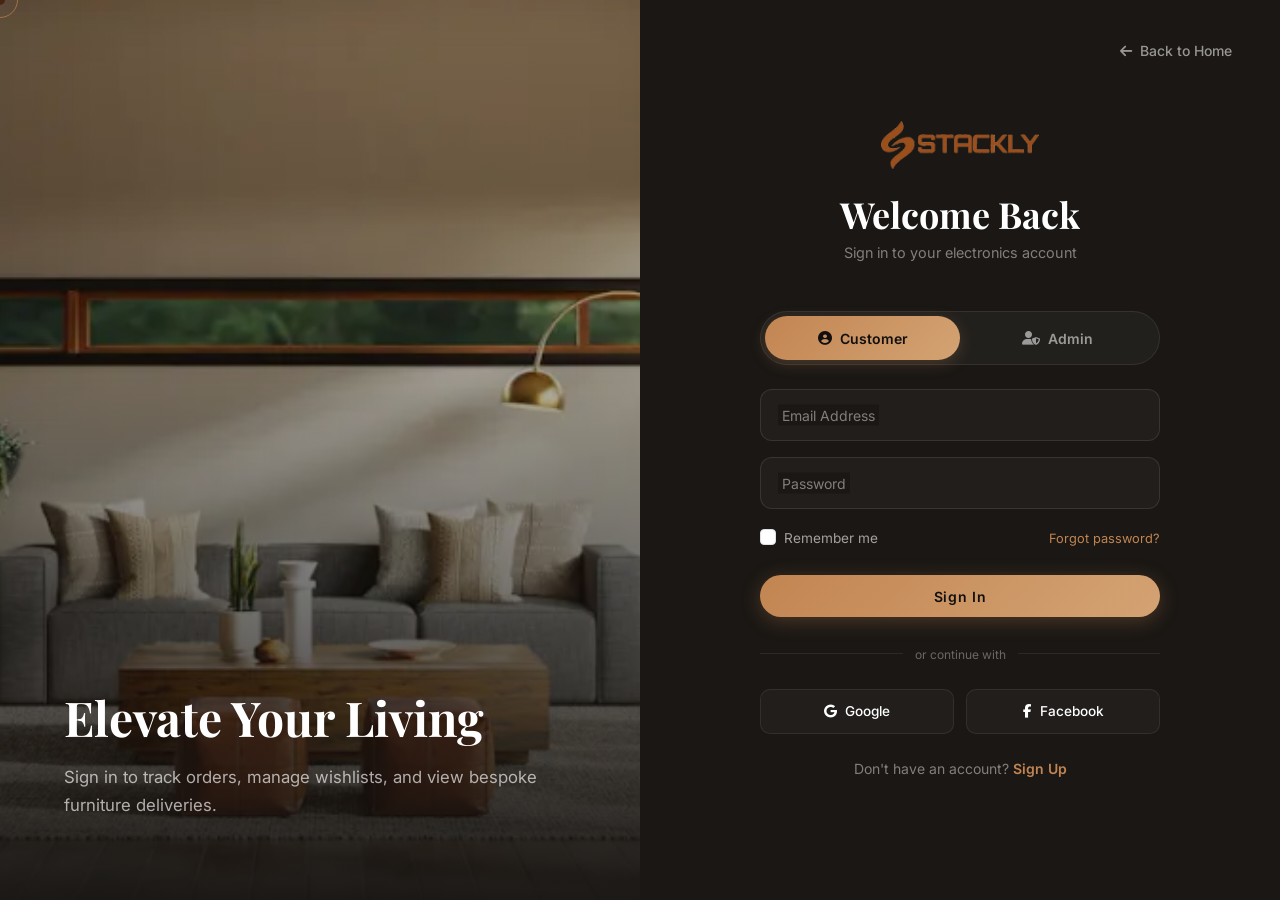
<file: login.html>
<!DOCTYPE html>
<html lang="en">
<head>
  <meta charset="UTF-8" />
  <meta name="viewport" content="width=device-width, initial-scale=1.0" />
  <title>Login — STACKLY</title>
  <link rel="preconnect" href="https://fonts.googleapis.com" />
  <link rel="preconnect" href="https://fonts.gstatic.com" crossorigin />
  <link href="https://fonts.googleapis.com/css2?family=Playfair+Display:ital,wght@0,400;0,600;0,700;1,400;1,600&family=Inter:wght@300;400;500;600&family=Cormorant+Garamond:ital,wght@0,300;1,300&display=swap" rel="stylesheet" />
  <link rel="stylesheet" href="https://cdn.jsdelivr.net/npm/bootstrap@5.3.3/dist/css/bootstrap.min.css" />
  <link rel="stylesheet" href="https://cdnjs.cloudflare.com/ajax/libs/font-awesome/6.5.1/css/all.min.css" />
  <link rel="stylesheet" href="style.css" />
</head>
<body class="auth-page-body">

  <!-- Loader -->
  <div class="page-loader" id="pageLoader">
    <div class="loader-inner">
      <div class="loader-icon"><i class="fas fa-couch"></i></div>
      <div class="loader-logo">
        <img src="stacklylogo-transparent.webp" alt="STACKLY" class="loader-logo-img" />
      </div>
      <div class="loader-bar"><div class="loader-fill"></div></div>
    </div>
  </div>

  <!-- Custom Cursor -->
  <div class="cursor" id="cursor"></div>
  <div class="cursor-follower" id="cursorFollower"></div>

  <div class="auth-wrapper">
    <!-- Left Column (Visual) -->
    <div class="auth-visual-column">
      <div class="auth-visual-overlay"></div>
      <picture>
        <source srcset="assets/images/furniture-about-showroom.webp" type="image/webp" />
        <img src="assets/images/furniture-about-showroom.webp" alt="STACKLY Furniture & Living Store" class="auth-visual-img" />
      </picture>
      <div class="auth-visual-content">
        <h2 class="auth-visual-title"><span class="reveal-line"><span>Elevate Your Living</span></span></h2>
        <p class="auth-visual-sub">Sign in to track orders, manage wishlists, and view bespoke furniture deliveries.</p>
      </div>
    </div>

    <!-- Right Column (Form) -->
    <div class="auth-form-column">
      <a href="index.html" class="auth-back-btn">
        <i class="fas fa-arrow-left"></i> Back to Home
      </a>
      
      <div class="auth-form-card-wrapper">
        <div class="auth-brand-logo-container">
          <a href="index.html"><img src="stacklylogo-transparent.webp" alt="STACKLY" class="auth-brand-logo" /></a>
        </div>
        
        <h3 class="auth-title">Welcome Back</h3>
        <p class="auth-subtitle">Sign in to your electronics account</p>

        <!-- Role Switcher -->
        <div class="role-switcher-container mt-4">
          <button type="button" class="role-pill active" data-role="customer">
            <i class="fas fa-user-circle me-2"></i> Customer
          </button>
          <button type="button" class="role-pill" data-role="admin">
            <i class="fas fa-user-shield me-2"></i> Admin
          </button>
          <input type="hidden" id="selectedRole" name="role" value="customer" />
        </div>

        <!-- Login Form -->
        <form id="lumisLoginForm" class="mt-4">
          <div class="lumis-form-group">
            <input type="email" class="lumis-input" placeholder=" " id="loginEmail" required pattern="[a-z0-9._%+\-]+@[a-z0-9.\-]+\.com$" oninput="this.setCustomValidity(''); if(this.value && !this.checkValidity()) this.setCustomValidity('Enter a valid email address')" />
            <label for="loginEmail">Email Address</label>
          </div>
          <div class="lumis-form-group mt-3">
            <input type="password" class="lumis-input" placeholder=" " id="loginPass" required />
            <label for="loginPass">Password</label>
          </div>
          
          <div class="d-flex justify-content-between align-items-center mt-3 mb-4">
            <div class="form-check lumis-check">
              <input class="form-check-input" type="checkbox" id="remember" />
              <label class="form-check-label" for="remember">Remember me</label>
            </div>
            <a href="404.html" class="forgot-link">Forgot password?</a>
          </div>
          
          <button type="submit" class="btn btn-lumis w-100 btn-lg">Sign In</button>
        </form>

        <div class="modal-divider"><span>or continue with</span></div>
        
        <div class="social-login-btns">
          <a href="404.html" class="social-btn"><i class="fab fa-google"></i> Google</a>
          <a href="404.html" class="social-btn"><i class="fab fa-facebook-f"></i> Facebook</a>
        </div>

        <p class="modal-switch mt-4">Don't have an account? <a href="signup.html">Sign Up</a></p>
      </div>
    </div>
  </div>

  <script src="https://cdn.jsdelivr.net/npm/bootstrap@5.3.3/dist/js/bootstrap.bundle.min.js"></script>
  <script src="app.js"></script>
  <script src="login_signup.js"></script>
</body>
</html>
</file>
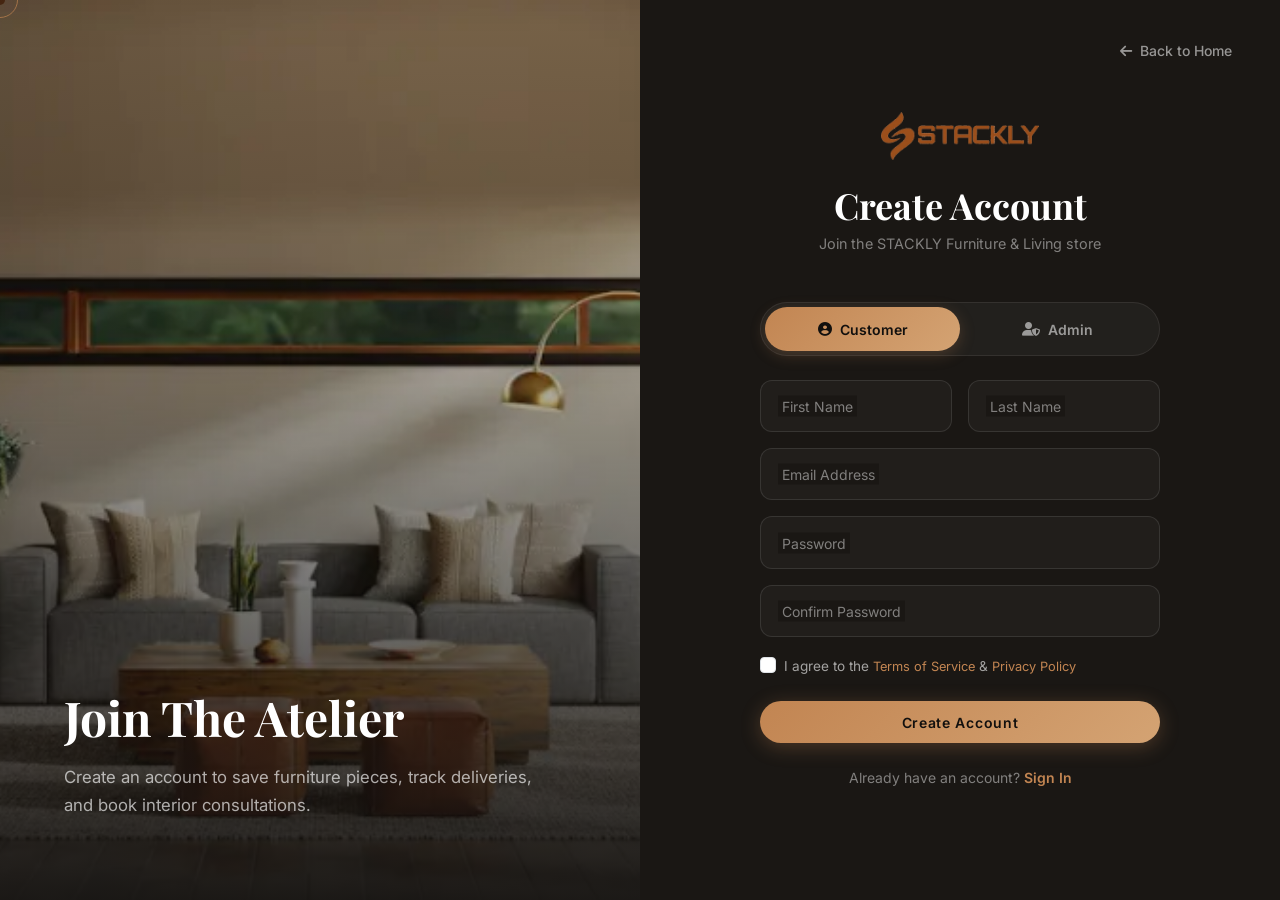
<file: signup.html>
<!DOCTYPE html>
<html lang="en">
<head>
  <meta charset="UTF-8" />
  <meta name="viewport" content="width=device-width, initial-scale=1.0" />
  <title>Sign Up — STACKLY</title>
  <link rel="preconnect" href="https://fonts.googleapis.com" />
  <link rel="preconnect" href="https://fonts.gstatic.com" crossorigin />
  <link href="https://fonts.googleapis.com/css2?family=Playfair+Display:ital,wght@0,400;0,600;0,700;1,400;1,600&family=Inter:wght@300;400;500;600&family=Cormorant+Garamond:ital,wght@0,300;1,300&display=swap" rel="stylesheet" />
  <link rel="stylesheet" href="https://cdn.jsdelivr.net/npm/bootstrap@5.3.3/dist/css/bootstrap.min.css" />
  <link rel="stylesheet" href="https://cdnjs.cloudflare.com/ajax/libs/font-awesome/6.5.1/css/all.min.css" />
  <link rel="stylesheet" href="style.css" />
</head>
<body class="auth-page-body">

  <!-- Loader -->
  <div class="page-loader" id="pageLoader">
    <div class="loader-inner">
      <div class="loader-icon"><i class="fas fa-couch"></i></div>
      <div class="loader-logo">
        <img src="stacklylogo-transparent.webp" alt="STACKLY" class="loader-logo-img" />
      </div>
      <div class="loader-bar"><div class="loader-fill"></div></div>
    </div>
  </div>

  <!-- Custom Cursor -->
  <div class="cursor" id="cursor"></div>
  <div class="cursor-follower" id="cursorFollower"></div>

  <div class="auth-wrapper">
    <!-- Left Column (Visual) -->
    <div class="auth-visual-column">
      <div class="auth-visual-overlay"></div>
      <picture>
        <source srcset="assets/images/furniture-about-showroom.webp" type="image/webp" />
        <img src="assets/images/furniture-about-showroom.webp" alt="STACKLY Furniture & Living Store" class="auth-visual-img" />
      </picture>
      <div class="auth-visual-content">
        <h2 class="auth-visual-title"><span class="reveal-line"><span>Join The Atelier</span></span></h2>
        <p class="auth-visual-sub">Create an account to save furniture pieces, track deliveries, and book interior consultations.</p>
      </div>
    </div>

    <!-- Right Column (Form) -->
    <div class="auth-form-column">
      <a href="index.html" class="auth-back-btn">
        <i class="fas fa-arrow-left"></i> Back to Home
      </a>
      
      <div class="auth-form-card-wrapper">
        <div class="auth-brand-logo-container">
          <a href="index.html"><img src="stacklylogo-transparent.webp" alt="STACKLY" class="auth-brand-logo" /></a>
        </div>
        
        <h3 class="auth-title">Create Account</h3>
        <p class="auth-subtitle">Join the STACKLY Furniture & Living store</p>

        <!-- Role Switcher -->
        <div class="role-switcher-container mt-4">
          <button type="button" class="role-pill active" data-role="customer">
            <i class="fas fa-user-circle me-2"></i> Customer
          </button>
          <button type="button" class="role-pill" data-role="admin">
            <i class="fas fa-user-shield me-2"></i> Admin
          </button>
          <input type="hidden" id="selectedRole" name="role" value="customer" />
        </div>

        <!-- Signup Form -->
        <form id="lumisSignupForm" class="mt-4">
          <div class="row g-3">
            <div class="col-6">
              <div class="lumis-form-group">
                <input type="text" class="lumis-input" placeholder=" " id="suFirst" required oninput="this.value=this.value.replace(/[0-9]/g,'')" />
                <label for="suFirst">First Name</label>
              </div>
            </div>
            <div class="col-6">
              <div class="lumis-form-group">
                <input type="text" class="lumis-input" placeholder=" " id="suLast" required oninput="this.value=this.value.replace(/[0-9]/g,'')" />
                <label for="suLast">Last Name</label>
              </div>
            </div>
          </div>
          
          <div class="lumis-form-group mt-3">
            <input type="email" class="lumis-input" placeholder=" " id="suEmail" required pattern="[a-z0-9._%+\-]+@[a-z0-9.\-]+\.com$" oninput="this.setCustomValidity(''); if(this.value && !this.checkValidity()) this.setCustomValidity('Enter a valid email address')" />
            <label for="suEmail">Email Address</label>
          </div>
          
          <div class="lumis-form-group mt-3">
            <input type="password" class="lumis-input" placeholder=" " id="suPass" required />
            <label for="suPass">Password</label>
          </div>
          
          <div class="lumis-form-group mt-3">
            <input type="password" class="lumis-input" placeholder=" " id="suConfirmPass" required />
            <label for="suConfirmPass">Confirm Password</label>
          </div>

          <!-- Dynamic Admin Secret Group -->
          <div class="lumis-form-group mt-3 d-none" id="adminSecretGroup">
            <input type="password" class="lumis-input" placeholder=" " id="suAdminSecret" />
            <label for="suAdminSecret">Admin Invitation Code</label>
          </div>
          
          <div class="form-check lumis-check mt-3 mb-4">
            <input class="form-check-input" type="checkbox" id="termsCheck" required />
            <label class="form-check-label" for="termsCheck">
              I agree to the <a href="404.html" class="forgot-link">Terms of Service</a> & <a href="404.html" class="forgot-link">Privacy Policy</a>
            </label>
          </div>
          
          <button type="submit" class="btn btn-lumis w-100 btn-lg">Create Account</button>
        </form>

        <p class="modal-switch mt-4">Already have an account? <a href="login.html">Sign In</a></p>
      </div>
    </div>
  </div>

  <script src="https://cdn.jsdelivr.net/npm/bootstrap@5.3.3/dist/js/bootstrap.bundle.min.js"></script>
  <script src="app.js"></script>
  <script src="login_signup.js"></script>
</body>
</html>
</file>
<file: style.css>
/* ===========================
   STACKLY � Premium Electronics
   Master Stylesheet
   =========================== */

/* ── Tokens ───────────────── */
:root {
  --dark:    #12100e;
  --dark-2:  #1a1714;
  --dark-3:  #24201c;
  --surface:   #faf8f5;
  --surface-2: #f3eee6;
  --accent-cyan:    #c28552;
  --accent-mint:  #d4a373;
  --accent-dark: #9e6236;
  --accent-blue:   #d48b59;
  --white:   #ffffff;
  --text:    #201c18;
  --text-lt: #746c63;
  --text-main: #201c18;
  --text-muted: #746c63;
  --nav-h:   76px;
  --radius:  16px;
  --radius-lg: 24px;
  --ease:    cubic-bezier(0.25, 0.46, 0.45, 0.94);
  --ease-spring: cubic-bezier(0.34, 1.56, 0.64, 1);
}

/* ── Reset & Base ─────────── */
*, *::before, *::after { box-sizing: border-box; margin: 0; padding: 0; }
html {
  scroll-behavior: smooth;
  overflow-x: hidden;
  width: 100%;
  max-width: 100%;
}
body {
  font-family: 'Inter', sans-serif;
  background: var(--surface);
  color: var(--text);
  overflow-x: hidden;
  cursor: none;
  width: 100%;
  max-width: 100%;
}
body.nav-menu-open {
  overflow: hidden !important;
  height: 100vh !important;
}
img { max-width: 100%; height: auto; display: block; object-fit: cover; }
a { text-decoration: none; color: inherit; }
ul { list-style: none; }

/* ── Custom Cursor ─────────── */
.cursor {
  width: 10px; height: 10px;
  background: var(--accent-cyan);
  border-radius: 50%;
  position: fixed; top: 0; left: 0;
  pointer-events: none; z-index: 999999;
  transform: translate(-50%, -50%);
  transition: transform 0.1s, width 0.3s var(--ease), height 0.3s var(--ease), background 0.3s;
  mix-blend-mode: multiply;
}
.cursor-follower {
  width: 36px; height: 36px;
  border: 1.5px solid var(--accent-cyan);
  border-radius: 50%;
  position: fixed; top: 0; left: 0;
  pointer-events: none; z-index: 999998;
  transform: translate(-50%, -50%);
  transition: transform 0.25s var(--ease), width 0.3s, height 0.3s, opacity 0.3s;
  opacity: 0.7;
}
body:has(a:hover) .cursor { transform: translate(-50%, -50%) scale(2); background: var(--accent-mint); }
body:has(button:hover) .cursor { transform: translate(-50%, -50%) scale(2); }
@media (pointer: coarse) { .cursor, .cursor-follower { display: none; } body { cursor: auto; } }

/* ── Logo Preloader ──────────── */
.page-loader {
  position: fixed; inset: 0;
  background: var(--dark);
  z-index: 99999;
  display: flex; align-items: center; justify-content: center;
  opacity: 0; visibility: hidden;
  transition: opacity 0.4s, visibility 0.4s;
}
.page-loader.active { opacity: 1; visibility: visible; }
.loader-inner { text-align: center; }
.loader-icon {
  font-size: 2.5rem;
  color: var(--accent-cyan);
  margin-bottom: 1rem;
  animation: iconSwing 1.4s ease-in-out infinite alternate;
}
@keyframes iconSwing {
  0% { transform: rotate(-12deg); }
  100% { transform: rotate(12deg); }
}
.loader-logo {
  margin-bottom: 2rem;
  display: flex;
  justify-content: center;
}
.loader-logo-img {
  height: 52px;
  width: auto;
  display: block;
  animation: logoPulse 1.2s ease-in-out infinite alternate;
}
@keyframes logoPulse { from { opacity: 0.4; } to { opacity: 1; } }
.loader-bar {
  width: 200px; height: 2px;
  background: rgba(255,255,255,0.15);
  border-radius: 99px; overflow: hidden;
}
.loader-fill {
  height: 100%; width: 0;
  background: linear-gradient(90deg, var(--accent-cyan), var(--accent-mint));
  border-radius: 99px;
  animation: loaderFill 1.8s var(--ease) forwards;
}
@keyframes loaderFill { to { width: 100%; } }

/* ── Navbar ────────────────── */
.lumis-nav {
  background: transparent;
  padding: 1.25rem 0;
  transition: background 0.4s var(--ease), padding 0.4s, box-shadow 0.4s;
  z-index: 1000;
}
.lumis-nav.scrolled {
  background: rgba(18, 16, 14, 0.97);
  backdrop-filter: blur(20px);
  padding: 0.75rem 0;
  box-shadow: 0 4px 40px rgba(0,0,0,0.3);
}
.nav-brand {
  display: flex;
  align-items: center;
}
.brand-logo-img {
  height: 38px;
  width: auto;
  display: block;
  transition: transform 0.3s;
}
.brand-logo-img:hover {
  transform: scale(1.05);
}
.brand-icon { color: var(--accent-cyan); font-size: 0.9rem; animation: spin 8s linear infinite; display: inline-block; }
@keyframes spin { to { transform: rotate(360deg); } }
.lumis-nav .nav-link {
  color: rgba(255,255,255,0.82) !important;
  font-size: 0.875rem; font-weight: 500;
  letter-spacing: 0.06em; text-transform: uppercase;
  padding: 0.5rem 1rem !important;
  position: relative; transition: color 0.3s;
}
.lumis-nav .nav-link::after {
  content: ''; position: absolute; bottom: 0; left: 50%; right: 50%;
  height: 1px; background: var(--accent-cyan);
  transition: left 0.3s var(--ease), right 0.3s var(--ease);
}
.lumis-nav .nav-link:hover, .lumis-nav .nav-link.active {
  color: var(--white) !important;
}
.lumis-nav .nav-link:hover::after, .lumis-nav .nav-link.active::after {
  left: 1rem; right: 1rem;
}
/* Dropdown */
.lumis-dropdown {
  background: var(--dark-2);
  border: 1px solid rgba(255,255,255,0.08);
  border-radius: var(--radius);
  padding: 0.75rem;
  box-shadow: 0 20px 60px rgba(0,0,0,0.4);
  min-width: 180px;
}
.lumis-dropdown .dropdown-item {
  color: rgba(255,255,255,0.75);
  font-size: 0.875rem; border-radius: 8px;
  padding: 0.6rem 1rem; transition: all 0.2s;
}
.lumis-dropdown .dropdown-item:hover { background: rgba(194, 133, 82,0.1); color: var(--accent-cyan); }
/* Nav Icons */
.nav-icon-btn {
  background: rgba(255,255,255,0.08);
  border: 1px solid rgba(255,255,255,0.12);
  color: var(--white); width: 38px; height: 38px;
  border-radius: 50%; display: flex; align-items: center; justify-content: center;
  cursor: pointer; transition: all 0.3s var(--ease); position: relative;
}
.nav-icon-btn:hover { background: var(--accent-cyan); border-color: var(--accent-cyan); transform: translateY(-2px); }
.cart-badge {
  position: absolute; top: -4px; right: -4px;
  background: var(--accent-cyan); color: var(--dark); font-size: 0.6rem;
  width: 16px; height: 16px; border-radius: 50%;
  display: flex; align-items: center; justify-content: center; font-weight: 700;
}
.cart-badge:empty, .cart-badge[data-count="0"] { display: none; }
/* Buttons */
.btn-lumis {
  background: linear-gradient(135deg, var(--accent-cyan), var(--accent-mint));
  color: var(--dark) !important; border: none;
  font-weight: 600; font-size: 0.875rem; letter-spacing: 0.05em;
  padding: 0.65rem 1.6rem; border-radius: 99px;
  transition: all 0.35s var(--ease-spring);
  box-shadow: 0 4px 20px rgba(194, 133, 82,0.3);
}
.btn-lumis:hover { transform: translateY(-3px) scale(1.04); box-shadow: 0 8px 30px rgba(194, 133, 82,0.45); }
.btn-outline-lumis {
  background: transparent;
  border: 1px solid rgba(255,255,255,0.3);
  color: var(--white) !important;
  font-weight: 500; font-size: 0.875rem;
  padding: 0.65rem 1.6rem; border-radius: 99px;
  transition: all 0.3s var(--ease);
}
.btn-outline-lumis:hover { border-color: var(--accent-cyan); color: var(--accent-cyan) !important; }
/* Toggler */
.lumis-toggler {
  border: 1px solid rgba(255,255,255,0.2);
  border-radius: 8px; padding: 0.5rem 0.6rem;
  background: rgba(255,255,255,0.06);
  display: flex; flex-direction: column; gap: 5px;
}
.lumis-toggler:focus { box-shadow: none; }
.toggler-line {
  display: block; width: 22px; height: 2px;
  background: var(--white); border-radius: 2px;
  transition: all 0.3s;
}

/* ── Hero ──────────────────── */
.hero-section {
  min-height: 100vh;
  background: var(--dark);
  position: relative; overflow: hidden;
  display: flex; flex-direction: column;
  justify-content: center;
  padding-top: var(--nav-h);
}
/* Animated orbs */
.hero-orb {
  position: absolute; border-radius: 50%;
  filter: blur(80px); pointer-events: none; opacity: 0.4;
}
.orb-1 {
  width: 500px; height: 500px;
  background: radial-gradient(circle, rgba(194, 133, 82,0.5), transparent 70%);
  top: -100px; right: -100px;
  animation: orbFloat1 12s ease-in-out infinite;
}
.orb-2 {
  width: 350px; height: 350px;
  background: radial-gradient(circle, rgba(59,130,246,0.4), transparent 70%);
  bottom: 100px; left: -80px;
  animation: orbFloat2 9s ease-in-out infinite;
}
.orb-3 {
  width: 250px; height: 250px;
  background: radial-gradient(circle, rgba(194, 133, 82,0.25), transparent 70%);
  bottom: 200px; right: 35%;
  animation: orbFloat1 15s ease-in-out infinite reverse;
}
@keyframes orbFloat1 {
  0%, 100% { transform: translate(0, 0) scale(1); }
  50% { transform: translate(30px, -30px) scale(1.05); }
}
@keyframes orbFloat2 {
  0%, 100% { transform: translate(0, 0); }
  50% { transform: translate(-20px, 20px); }
}
/* Hero Grid */
.hero-grid {
  display: grid;
  grid-template-columns: 1fr 1fr;
  gap: 3rem;
  align-items: center;
  max-width: 1400px;
  margin: 0 auto;
  padding: 4rem 5rem;
  width: 100%;
  position: relative; z-index: 1;
}
.hero-eyebrow {
  display: inline-flex; align-items: center; gap: 8px;
  color: var(--accent-cyan); font-size: 0.8rem;
  font-weight: 500; letter-spacing: 0.18em; text-transform: uppercase;
  margin-bottom: 1.5rem;
}
.eyebrow-dot {
  width: 6px; height: 6px; border-radius: 50%;
  background: var(--accent-cyan);
  animation: dotPulse 2s ease-in-out infinite;
}
@keyframes dotPulse {
  0%, 100% { opacity: 1; transform: scale(1); }
  50% { opacity: 0.5; transform: scale(0.7); }
}
.hero-headline {
  font-family: 'Playfair Display', serif;
  font-size: clamp(3rem, 6vw, 5.5rem);
  font-weight: 700; line-height: 1.05;
  color: var(--white);
  margin-bottom: 1.5rem;
}
.hero-headline em { font-style: italic; color: rgba(255,255,255,0.6); font-weight: 400; }
.headline-accent {
  color: var(--accent-cyan);
  position: relative;
}
.headline-accent::after {
  content: '';
  position: absolute; bottom: -4px; left: 0; right: 0;
  height: 3px;
  background: linear-gradient(90deg, var(--accent-cyan), transparent);
  border-radius: 99px;
}
.hero-sub {
  font-size: 1.05rem; line-height: 1.75;
  color: rgba(255,255,255,0.55);
  max-width: 440px; margin-bottom: 2.5rem;
}
.hero-cta-group { display: flex; align-items: center; gap: 2rem; margin-bottom: 3rem; flex-wrap: wrap; }
.hero-cta-primary { font-size: 0.95rem; padding: 0.85rem 2rem; }
.hero-cta-text {
  display: flex; align-items: center; gap: 0.75rem;
  color: rgba(255,255,255,0.7); font-size: 0.9rem;
  transition: color 0.3s;
}
.hero-cta-text:hover { color: var(--accent-cyan); }
.play-icon {
  width: 44px; height: 44px;
  border: 1px solid rgba(255,255,255,0.2);
  border-radius: 50%;
  display: flex; align-items: center; justify-content: center;
  font-size: 0.7rem; transition: all 0.3s var(--ease-spring);
}
.hero-cta-text:hover .play-icon { border-color: var(--accent-cyan); background: rgba(194, 133, 82,0.1); transform: scale(1.1); }
/* Stats */
.hero-stats { display: flex; align-items: center; gap: 1.5rem; }
.stat { text-align: center; }
.stat-num { font-family: 'Playfair Display', serif; font-size: 2rem; font-weight: 700; color: var(--white); }
.stat span:last-of-type { color: var(--accent-cyan); font-size: 1.1rem; }
.stat p { font-size: 0.72rem; letter-spacing: 0.1em; text-transform: uppercase; color: rgba(255,255,255,0.4); margin: 0; margin-top: 2px; }
.stat-divider { width: 1px; height: 40px; background: rgba(255,255,255,0.1); }
/* Hero Visual */
.hero-visual { position: relative; height: 600px; background: var(--dark); }
.hero-img-main {
  position: absolute; left: 0; top: 0;
  width: 100%; height: 100%;
  border-radius: var(--radius-lg);
  overflow: hidden;
  z-index: 2;
}
.hero-slides {
  position: relative;
  width: 100%;
  height: 100%;
  overflow: hidden;
}
.hero-slide {
  position: absolute;
  inset: 0;
  opacity: 0;
  transform: scale(1.08) translateZ(0);
  transition: opacity 1.2s cubic-bezier(0.25, 0.46, 0.45, 0.94), transform 1.2s cubic-bezier(0.25, 0.46, 0.45, 0.94);
  z-index: 1;
}
.hero-slide.active {
  opacity: 1;
  transform: scale(1) translateZ(0);
  z-index: 2;
}
.hero-slide picture {
  display: block;
  width: 100%;
  height: 100%;
}
.hero-slide img {
  width: 100%;
  height: 100%;
  object-fit: contain;
  transition: transform 0.1s ease;
}
.hero-img-badge {
  position: absolute; bottom: 24px; left: 30px;
  background: rgba(255,255,255,0.98);
  backdrop-filter: blur(20px);
  border-radius: var(--radius);
  padding: 1rem 1.25rem;
  box-shadow: 0 20px 60px rgba(0,0,0,0.25);
  min-width: 160px;
  animation: badgeFloat 3s ease-in-out infinite;
  z-index: 10;
  border: 1px solid rgba(194, 133, 82,0.15);
}
.badge-content {
  transition: opacity 0.3s ease, transform 0.3s ease;
}
@keyframes badgeFloat {
  0%, 100% { transform: translateY(0); }
  50% { transform: translateY(-8px); }
}
.badge-label { font-size: 0.68rem; text-transform: uppercase; letter-spacing: 0.1em; color: var(--accent-cyan); font-weight: 600; display: block; }
.badge-name { font-family: 'Playfair Display', serif; font-size: 1rem; color: var(--dark); font-weight: 600; display: block; margin: 2px 0; }
.badge-price { font-size: 0.875rem; color: var(--accent-blue); font-weight: 500; }
/* Floating images */
.hero-img-float {
  position: absolute; border-radius: var(--radius);
  overflow: hidden; box-shadow: 0 20px 60px rgba(0,0,0,0.35);
  z-index: 5;
}
.float-1 { width: 130px; height: 130px; top: 30px; left: 0; animation: floatImg1 4s ease-in-out infinite; }
.float-2 { width: 110px; height: 110px; top: 50%; left: 10%; animation: floatImg2 5s ease-in-out infinite 1s; }
.float-1 img, .float-2 img { width: 100%; height: 100%; object-fit: cover; border-radius: inherit; }
@keyframes floatImg1 { 0%, 100% { transform: translateY(0) rotate(2deg); } 50% { transform: translateY(-12px) rotate(-1deg); } }
@keyframes floatImg2 { 0%, 100% { transform: translateY(0) rotate(-3deg); } 50% { transform: translateY(10px) rotate(1deg); } }
/* Decorative */
.hero-ring {
  position: absolute; top: -40px; left: -40px;
  width: 200px; height: 200px;
  border: 1px solid rgba(194, 133, 82,0.15);
  border-radius: 50%;
  animation: ringPulse 4s ease-in-out infinite;
}
@keyframes ringPulse { 0%, 100% { transform: scale(1); opacity: 0.5; } 50% { transform: scale(1.1); opacity: 0.9; } }
.hero-dots {
  position: absolute; bottom: -20px; left: 35%;
  width: 100px; height: 100px;
  background-image: radial-gradient(circle, rgba(194, 133, 82,0.4) 1.5px, transparent 1.5px);
  background-size: 14px 14px;
  border-radius: 8px;
}
/* Scroll indicator */
.scroll-indicator {
  position: absolute; bottom: 100px; left: 5rem;
  display: flex; flex-direction: column; align-items: center; gap: 8px;
  color: rgba(255,255,255,0.35); font-size: 0.65rem;
  letter-spacing: 0.15em; text-transform: uppercase;
  z-index: 2;
}
.scroll-line {
  width: 1px; height: 60px;
  background: linear-gradient(to bottom, var(--accent-cyan), transparent);
  animation: scrollLine 2s ease-in-out infinite;
}
@keyframes scrollLine { 0% { transform: scaleY(0); transform-origin: top; } 50% { transform: scaleY(1); transform-origin: top; } 51% { transform: scaleY(1); transform-origin: bottom; } 100% { transform: scaleY(0); transform-origin: bottom; } }
/* Marquee */
.hero-marquee {
  border-top: 1px solid rgba(255,255,255,0.07);
  padding: 1.1rem 0;
  overflow: hidden; position: relative; z-index: 2;
  background: rgba(255,255,255,0.02);
}
.marquee-track {
  display: flex; align-items: center; gap: 2.5rem;
  white-space: nowrap;
  animation: marqueeScroll 20s linear infinite;
  font-size: 0.78rem; letter-spacing: 0.15em;
  text-transform: uppercase; color: rgba(255,255,255,0.35);
}
.marquee-dot { color: var(--accent-cyan); font-size: 0.5rem; }
@keyframes marqueeScroll { to { transform: translateX(-50%); } }

/* ── Animations ────────────── */
.reveal, .reveal-up, .reveal-left, .reveal-right, .reveal-scale, .reveal-fade {
  opacity: 0; transition: opacity 0.8s var(--ease), transform 0.8s var(--ease);
}
.reveal, .reveal-up { transform: translateY(40px); }
.reveal-left { transform: translateX(-50px); }
.reveal-right { transform: translateX(50px); }
.reveal-scale { transform: scale(0.92); }
.reveal-fade { opacity: 0; }
.delay-1 { transition-delay: 0.1s; }
.delay-2 { transition-delay: 0.2s; }
.delay-3 { transition-delay: 0.35s; }
.delay-4 { transition-delay: 0.5s; }
.visible { opacity: 1 !important; transform: none !important; }

/* ── Premium Reveal Animations ────── */
.premium-text-reveal .reveal-line {
  display: block;
  overflow: hidden;
  margin-bottom: 0.15rem;
}
.premium-text-reveal .reveal-line > span {
  display: block;
  transform: translateY(105%) rotate(3deg);
  transform-origin: left top;
  opacity: 0;
  transition: transform 0.15s, opacity 0.15s;
}
.start-reveal .premium-text-reveal .reveal-line > span {
  animation: premiumSlideUp 1.4s cubic-bezier(0.16, 1, 0.3, 1) forwards;
}
.start-reveal .premium-text-reveal .reveal-line:nth-child(1) > span { animation-delay: 0.1s; }
.start-reveal .premium-text-reveal .reveal-line:nth-child(2) > span { animation-delay: 0.22s; }
.start-reveal .premium-text-reveal .reveal-line:nth-child(3) > span { animation-delay: 0.34s; }

.premium-fade-up {
  opacity: 0;
  transform: translateY(24px);
  transition: transform 0.15s, opacity 0.15s;
}
.start-reveal .premium-fade-up {
  animation: premiumFadeUp 1.4s cubic-bezier(0.16, 1, 0.3, 1) forwards;
}

.hero-eyebrow.premium-fade-up { animation-delay: 0s; }
.section-eyebrow.premium-fade-up { animation-delay: 0s; }
.start-reveal .hero-sub.premium-fade-up { animation-delay: 0.46s; }
.start-reveal .hero-cta-group.premium-fade-up { animation-delay: 0.58s; }
.start-reveal .hero-stats.premium-fade-up { animation-delay: 0.7s; }

@keyframes premiumSlideUp {
  to {
    transform: translateY(0) rotate(0deg);
    opacity: 1;
  }
}
@keyframes premiumFadeUp {
  to {
    opacity: 1;
    transform: translateY(0);
  }
}

/* Force hero section elements to reveal when loader fades out to prevent blank images on load */
.start-reveal .hero-section .reveal-up,
.start-reveal .hero-section .reveal-left,
.start-reveal .hero-section .reveal-right,
.start-reveal .hero-section .reveal-scale,
.start-reveal .hero-section .reveal-fade {
  opacity: 1 !important;
  transform: none !important;
}

/* ── Section Commons ────────── */
.section-eyebrow {
  display: inline-block;
  color: var(--accent-cyan); font-size: 0.75rem;
  font-weight: 600; letter-spacing: 0.2em; text-transform: uppercase;
  margin-bottom: 0.75rem;
  position: relative; padding-left: 1.75rem;
}
.section-eyebrow::before {
  content: '';
  position: absolute; left: 0; top: 50%;
  width: 18px; height: 1.5px;
  background: var(--accent-cyan); transform: translateY(-50%);
}
.section-title {
  font-family: 'Playfair Display', serif;
  font-size: clamp(2rem, 4vw, 3rem);
  font-weight: 700; line-height: 1.15;
  color: var(--dark); margin-bottom: 0.5rem;
}
.section-title em { font-style: italic; color: var(--accent-blue); }
.section-header {
  max-width: 720px;
  margin: 0 auto 3rem;
  text-align: center;
}
.section-label {
  display: inline-flex;
  align-items: center;
  justify-content: center;
  gap: 0.5rem;
  color: var(--accent-dark);
  font-size: 0.72rem;
  font-weight: 700;
  letter-spacing: 0.18em;
  text-transform: uppercase;
  margin-bottom: 0.85rem;
}
.section-label::before,
.section-label::after {
  content: '';
  width: 22px;
  height: 1px;
  background: rgba(194, 133, 82, 0.55);
}
.section-subtitle {
  max-width: 620px;
  margin: 0.75rem auto 0;
  color: var(--text-lt);
  font-size: 0.98rem;
  line-height: 1.7;
}
.section-header.d-flex {
  max-width: none;
  text-align: left;
}
.highlight {
  color: var(--accent-blue);
}
.view-all-link {
  display: flex; align-items: center; gap: 6px;
  color: var(--accent-cyan); font-size: 0.875rem; font-weight: 500;
  transition: gap 0.3s;
}
.view-all-link:hover { gap: 10px; }

/* ── Categories ────────────── */
.categories-section { padding: 6rem 0; background: var(--surface); }
.cat-card {
  border-radius: var(--radius-lg); overflow: hidden;
  position: relative; cursor: pointer;
  box-shadow: 0 8px 32px rgba(0,0,0,0.08);
  transition: transform 0.4s var(--ease-spring), box-shadow 0.4s;
}
.cat-card:hover { transform: translateY(-8px); box-shadow: 0 20px 60px rgba(0,0,0,0.15); }
.cat-img-wrap { height: 260px; overflow: hidden; }
.cat-img-wrap img { width: 100%; height: 100%; transition: transform 0.6s var(--ease); }
.cat-card:hover .cat-img-wrap img { transform: scale(1.08); }
.cat-info {
  background: var(--white); padding: 1.1rem 1.25rem;
  display: flex; justify-content: space-between; align-items: center;
}
.cat-info h3 { font-family: 'Playfair Display', serif; font-size: 1.05rem; font-weight: 600; color: var(--dark); margin: 0; }
.cat-info span { font-size: 0.78rem; color: var(--accent-blue); }
.cat-card::before {
  content: attr(data-label);
  position: absolute; top: 14px; left: 14px;
  background: rgba(0,0,0,0.55); backdrop-filter: blur(8px);
  color: var(--white); font-size: 0.7rem; font-weight: 500;
  letter-spacing: 0.1em; text-transform: uppercase;
  padding: 0.35rem 0.8rem; border-radius: 99px;
  opacity: 0; transition: opacity 0.3s;
}
.cat-card:hover::before { opacity: 1; }

/* ── Products ──────────────── */
.products-section { padding: 6rem 0; background: var(--surface-2); }
.product-card {
  background: var(--white);
  border-radius: var(--radius-lg);
  overflow: hidden;
  transition: transform 0.4s var(--ease-spring), box-shadow 0.4s;
  cursor: pointer;
}
.product-card:hover { transform: translateY(-8px); box-shadow: 0 24px 60px rgba(0,0,0,0.12); }
.product-img-wrap { height: 280px; overflow: hidden; position: relative; background: #f3f4f6; }
.product-img-wrap img { width: 100%; height: 100%; object-fit: contain; transition: transform 0.6s var(--ease); }
.product-card:hover .product-img-wrap img { transform: scale(1.06); }
.product-actions {
  position: absolute; bottom: -60px; left: 0; right: 0;
  display: flex; justify-content: center; gap: 0.75rem;
  padding: 1rem;
  background: linear-gradient(to top, rgba(0,0,0,0.5), transparent);
  transition: bottom 0.35s var(--ease);
}
.product-card:hover .product-actions { bottom: 0; }
.pact-btn {
  width: 40px; height: 40px; border-radius: 50%;
  background: rgba(255,255,255,0.95); border: none;
  color: var(--dark); font-size: 0.875rem;
  display: flex; align-items: center; justify-content: center;
  cursor: pointer; transition: all 0.3s var(--ease-spring);
}
.pact-btn:hover { background: var(--accent-cyan); transform: translateY(-4px); }
.product-tag {
  position: absolute; top: 14px; left: 14px;
  background: var(--accent-cyan);
  color: var(--dark); font-size: 0.68rem; font-weight: 600;
  letter-spacing: 0.08em; text-transform: uppercase;
  padding: 0.3rem 0.7rem; border-radius: 99px;
}
.product-tag.sale { background: #ef4444; color: var(--white); }
.product-info { padding: 1.25rem; }
.product-cat { font-size: 0.72rem; text-transform: uppercase; letter-spacing: 0.1em; color: var(--accent-blue); margin-bottom: 0.3rem; }
.product-name { font-family: 'Playfair Display', serif; font-size: 1.05rem; font-weight: 600; color: var(--dark); margin-bottom: 0.5rem; }
.product-rating { font-size: 0.7rem; color: var(--accent-cyan); margin-bottom: 0.6rem; }
.product-rating span { color: var(--accent-blue); margin-left: 4px; }
.price-new { font-size: 1.1rem; font-weight: 700; color: var(--dark); margin-right: 0.5rem; }
.price-old { font-size: 0.875rem; color: var(--text-lt); text-decoration: line-through; }

/* ── About ─────────────────── */
.about-section { padding: 8rem 0; background: var(--white); position: relative; overflow: hidden; }
.about-bg-shape {
  position: absolute; top: -200px; right: -200px;
  width: 600px; height: 600px;
  border-radius: 50%;
  background: radial-gradient(circle, rgba(194, 133, 82,0.06), transparent 70%);
}
.about-img-grid { position: relative; height: 560px; }
.about-img-main {
  position: absolute; left: 0; top: 0;
  width: 78%; height: 85%;
  border-radius: var(--radius-lg); overflow: hidden;
}
.about-img-main img { width: 100%; height: 100%; }
.about-img-side {
  position: absolute; right: 0; bottom: 0;
  width: 50%; height: 55%;
  border-radius: var(--radius-lg); overflow: hidden;
  border: 6px solid var(--surface);
}
.about-img-side img { width: 100%; height: 100%; }
.about-award-badge {
  position: absolute; left: 10%; bottom: 6%;
  background: var(--dark);
  color: var(--white); border-radius: var(--radius);
  padding: 1rem 1.25rem;
  display: flex; align-items: center; gap: 0.75rem;
  box-shadow: 0 20px 50px rgba(0,0,0,0.25);
  font-size: 0.78rem; line-height: 1.5;
  animation: badgeFloat 4s ease-in-out infinite 1s;
}
.about-award-badge i { color: var(--accent-cyan); font-size: 1.4rem; }
.about-text { font-size: 1rem; line-height: 1.8; color: var(--text-lt); margin-bottom: 1rem; }
.about-pillars { display: flex; flex-direction: column; gap: 1.25rem; margin-top: 2rem; }
.pillar { display: flex; gap: 1rem; align-items: flex-start; }
.pillar-icon {
  width: 44px; height: 44px; border-radius: 12px;
  background: rgba(194, 133, 82,0.1);
  color: var(--accent-cyan); font-size: 1rem;
  display: flex; align-items: center; justify-content: center;
  flex-shrink: 0;
}
.pillar h5 { font-size: 0.95rem; font-weight: 600; color: var(--dark); margin-bottom: 2px; }
.pillar p { font-size: 0.82rem; color: var(--text-lt); margin: 0; }

/* ── Promo Banner ──────────── */
.promo-banner {
  position: relative;
  overflow: hidden;
  padding: 8rem 2rem;
  text-align: center;
}
.promo-bg-video {
  position: absolute;
  top: 50%;
  left: 50%;
  min-width: 100%;
  min-height: 100%;
  width: auto;
  height: auto;
  transform: translate(-50%, -50%);
  object-fit: cover;
  z-index: 0;
}
.promo-overlay {
  position: absolute;
  inset: 0;
  background: linear-gradient(
    135deg,
    rgba(18, 16, 14, 0.75) 0%,
    rgba(26, 23, 20, 0.75) 50%,
    rgba(18, 16, 14, 0.75) 100%
  );
  z-index: 1;
}
.promo-content {
  position: relative;
  z-index: 2;
}
.promo-headline {
  font-family: 'Playfair Display', serif;
  font-size: clamp(2rem, 5vw, 4rem); font-weight: 700;
  color: var(--white); margin-bottom: 1rem; position: relative; z-index: 1;
}
.promo-sub { font-size: 1.05rem; color: rgba(255,255,255,0.55); margin-bottom: 2.5rem; position: relative; z-index: 1; }
.btn-promo {
  background: transparent; border: 1.5px solid var(--accent-cyan);
  color: var(--accent-cyan); font-weight: 600; font-size: 0.9rem;
  padding: 0.9rem 2.5rem; border-radius: 99px;
  letter-spacing: 0.05em; transition: all 0.35s var(--ease-spring);
  position: relative; z-index: 1;
}
.btn-promo:hover { background: var(--accent-cyan); color: var(--dark); transform: translateY(-3px); box-shadow: 0 10px 30px rgba(194, 133, 82,0.3); }

/* ── Testimonials ──────────── */
.testimonials-section { padding: 6rem 0; background: var(--surface-2); }
.testimonials-track { display: grid; grid-template-columns: 1fr 1.1fr 1fr; gap: 1.5rem; margin-top: 3rem; }
.testi-card {
  background: var(--white); border-radius: var(--radius-lg);
  padding: 2rem; border: 1px solid rgba(0,0,0,0.06);
  transition: transform 0.4s var(--ease-spring), box-shadow 0.4s;
}
.testi-card:hover { transform: translateY(-6px); box-shadow: 0 20px 50px rgba(0,0,0,0.1); }
.testi-card.featured {
  background: var(--dark);
  border-color: transparent;
  transform: scale(1.03);
}
.testi-stars { font-size: 1rem; color: var(--accent-cyan); margin-bottom: 1rem; letter-spacing: 2px; }
.testi-text { font-family: 'Cormorant Garamond', serif; font-size: 1.1rem; line-height: 1.7; color: var(--text); font-style: italic; margin-bottom: 1.5rem; }
.testi-card.featured .testi-text { color: rgba(255,255,255,0.8); }
.testi-author { display: flex; align-items: center; gap: 0.75rem; }
.testi-avatar {
  width: 42px; height: 42px; border-radius: 50%;
  background: linear-gradient(135deg, var(--accent-cyan), var(--accent-blue));
  color: var(--white); font-weight: 700; font-size: 1rem;
  display: flex; align-items: center; justify-content: center;
  flex-shrink: 0;
  overflow: hidden;
}
.testi-author strong { font-size: 0.9rem; color: var(--dark); display: block; }
.testi-card.featured .testi-author strong { color: var(--white); }
.testi-author span { font-size: 0.75rem; color: var(--accent-blue); }

/* ── Blog ──────────────────── */
.blog-section { padding: 6rem 0; background: var(--surface); }
.blog-card { border-radius: var(--radius-lg); overflow: hidden; background: var(--white); transition: transform 0.4s var(--ease-spring), box-shadow 0.4s; }
.blog-card:hover { transform: translateY(-6px); box-shadow: 0 20px 50px rgba(0,0,0,0.1); }
.blog-card-featured .blog-img-wrap { height: 280px; }
.blog-card-featured .blog-img-wrap img { width: 100%; height: 100%; }
.blog-card-featured { padding: 0; }
.blog-card:not(.blog-card-sm) .blog-meta,
.blog-card:not(.blog-card-sm) .blog-title,
.blog-card:not(.blog-card-sm) .blog-excerpt,
.blog-card:not(.blog-card-sm) .blog-read-link {
  padding-left: 1.5rem;
  padding-right: 1.5rem;
}
.blog-card-featured .blog-meta { margin-top: 1.25rem; }
.blog-card:not(.blog-card-sm) .blog-title { margin: 0.5rem 0; }
.blog-card-featured .blog-excerpt { margin-bottom: 0.75rem; }
.blog-card:not(.blog-card-sm) .blog-read-link {
  margin-bottom: 1.5rem;
  margin-top: 0.75rem;
  display: inline-flex;
}
.blog-card-sm {
  display: flex; gap: 1.25rem; align-items: center;
  padding: 1.25rem;
  margin-bottom: 1rem;
}
.blog-card-sm:last-child { margin-bottom: 0; }
.blog-card-sm .blog-img-wrap { width: 120px; height: 90px; flex-shrink: 0; border-radius: 10px; overflow: hidden; }
.blog-card-sm .blog-img-wrap img { width: 100%; height: 100%; }
.blog-meta { display: flex; gap: 1rem; font-size: 0.72rem; text-transform: uppercase; letter-spacing: 0.1em; color: var(--accent-blue); margin-bottom: 0.5rem; }
.blog-meta span:first-child { color: var(--accent-cyan); }
.blog-title { font-family: 'Playfair Display', serif; font-size: 1.05rem; font-weight: 600; color: var(--dark); line-height: 1.4; margin-bottom: 0.5rem; }
.blog-card-sm .blog-title { font-size: 0.9rem; margin-bottom: 0.5rem; }
.blog-excerpt { font-size: 0.875rem; color: var(--text-lt); line-height: 1.6; }
.blog-read-link { font-size: 0.8rem; color: var(--accent-cyan); font-weight: 500; display: inline-flex; align-items: center; gap: 4px; transition: gap 0.3s; }
.blog-read-link:hover { gap: 8px; }

/* ── Contact ───────────────── */
.contact-section { padding: 7rem 0; background: var(--white); }
.contact-info-list { margin-top: 2rem; display: flex; flex-direction: column; gap: 1.25rem; }
.contact-info-item { display: flex; gap: 1rem; align-items: flex-start; }
.ci-icon {
  width: 44px; height: 44px; border-radius: 12px;
  background: rgba(194, 133, 82,0.1);
  color: var(--accent-cyan); font-size: 1rem;
  display: flex; align-items: center; justify-content: center; flex-shrink: 0;
}
.contact-info-item strong { font-size: 0.875rem; font-weight: 600; color: var(--dark); display: block; }
.contact-info-item p { font-size: 0.875rem; color: var(--text-lt); margin: 0; }
.contact-form-card {
  background: var(--surface); border-radius: var(--radius-lg);
  padding: 2.5rem; border: 1px solid rgba(0,0,0,0.06);
}
/* Form Inputs */
.lumis-form-group { position: relative; }
.lumis-input {
  width: 100%; border: 1.5px solid rgba(0,0,0,0.1);
  border-radius: 12px; padding: 0.9rem 1.1rem;
  font-family: 'Inter', sans-serif; font-size: 0.9rem;
  background: var(--white); color: var(--dark);
  outline: none; transition: border-color 0.3s, box-shadow 0.3s;
  appearance: none;
}
.lumis-input:focus { border-color: var(--accent-cyan); box-shadow: 0 0 0 3px rgba(194, 133, 82,0.12); }
.lumis-form-group label {
  position: absolute; top: 50%; left: 1.1rem;
  transform: translateY(-50%);
  font-size: 0.875rem; color: var(--text-lt);
  pointer-events: none; transition: all 0.25s var(--ease);
  background: var(--white); padding: 0 4px;
}
.lumis-form-group:has(.lumis-textarea) label { top: 1rem; transform: none; }
.lumis-input:not(:placeholder-shown) ~ label,
.lumis-input:focus ~ label {
  top: -0.5rem; font-size: 0.72rem; color: var(--accent-cyan); transform: translateY(0);
}
.lumis-textarea { resize: none; padding-top: 1rem; }
select.lumis-input { cursor: pointer; }
select.lumis-input option { max-width: 100%; overflow: hidden; text-overflow: ellipsis; }

/* Custom Select Dropdown */
.custom-select-wrap {
  position: relative;
  width: 100%;
}
.custom-select-btn {
  text-align: left;
  cursor: pointer;
  display: flex;
  align-items: center;
  justify-content: space-between;
  gap: 0.5rem;
  padding-right: 2.2rem;
  position: relative;
  z-index: 2;
  background: var(--white);
  color: var(--text-lt);
  user-select: none;
}
.custom-select-btn::after {
  content: '\f078';
  font-family: 'Font Awesome 6 Free';
  font-weight: 900;
  font-size: 0.7rem;
  position: absolute;
  right: 1.1rem;
  top: 50%;
  transform: translateY(-50%);
  transition: transform 0.25s ease;
  color: var(--text-lt);
  pointer-events: none;
}
.custom-select-btn.open::after {
  transform: translateY(-50%) rotate(180deg);
}
.custom-select-btn:has(+ .custom-select-dropdown.open)::after {
  transform: translateY(-50%) rotate(180deg);
}
.custom-select-btn:not(:placeholder-shown) {
  color: var(--dark);
}
.custom-select-dropdown {
  position: absolute;
  top: calc(100% - 4px);
  left: 0;
  right: 0;
  z-index: 20;
  background: var(--white);
  border: 1.5px solid rgba(0,0,0,0.1);
  border-radius: 0 0 12px 12px;
  padding: 0.35rem 0;
  list-style: none;
  margin: 0;
  opacity: 0;
  visibility: hidden;
  transform: translateY(-6px);
  transition: opacity 0.2s ease, visibility 0.2s ease, transform 0.2s ease;
  box-shadow: 0 12px 40px rgba(0,0,0,0.1);
  max-height: 220px;
  overflow-y: auto;
}
.custom-select-dropdown.open {
  opacity: 1;
  visibility: visible;
  transform: translateY(0);
}
.custom-select-dropdown li {
  padding: 0.65rem 1.1rem;
  font-size: 0.875rem;
  color: var(--text);
  cursor: pointer;
  transition: background 0.15s ease;
  white-space: nowrap;
  overflow: hidden;
  text-overflow: ellipsis;
}
.custom-select-dropdown li:hover {
  background: rgba(194, 133, 82,0.1);
  color: var(--accent-dark);
}
.custom-select-dropdown li:active {
  background: rgba(194, 133, 82,0.2);
}

@media (max-width: 575.98px) {
  .custom-select-btn { font-size: 0.82rem; padding: 0.75rem 2rem 0.75rem 0.85rem; }
  .custom-select-dropdown li { font-size: 0.82rem; padding: 0.6rem 0.85rem; }
}
@media (max-width: 400px) {
  .custom-select-btn { font-size: 0.78rem; padding: 0.65rem 1.8rem 0.65rem 0.7rem; }
  .custom-select-dropdown li { font-size: 0.78rem; padding: 0.55rem 0.7rem; }
  .custom-select-btn::after { right: 0.7rem; }
}

/* ── Modals ────────────────── */
.lumis-modal { background: var(--white); border-radius: var(--radius-lg); border: none; }
.modal-close {
  position: absolute; top: 1.25rem; right: 1.25rem;
  width: 36px; height: 36px; border-radius: 50%;
  background: var(--surface); border: none; color: var(--text);
  cursor: pointer; display: flex; align-items: center; justify-content: center;
  transition: background 0.2s;
}
.modal-close:hover { background: var(--surface-2); }
.modal-brand { margin-bottom: 1.25rem; display: flex; justify-content: center; }
.modal-logo-img {
  height: 34px;
  width: auto;
  display: block;
}
.modal-title-lumis { font-family: 'Playfair Display', serif; font-size: 1.8rem; font-weight: 700; color: var(--dark); margin-bottom: 4px; }
.modal-sub { font-size: 0.875rem; color: var(--text-lt); }
.forgot-link { font-size: 0.8rem; color: var(--accent-cyan); }
.modal-divider { text-align: center; margin: 1.5rem 0; position: relative; }
.modal-divider::before, .modal-divider::after { content: ''; position: absolute; top: 50%; width: 40%; height: 1px; background: rgba(0,0,0,0.1); }
.modal-divider::before { left: 0; }
.modal-divider::after { right: 0; }
.modal-divider span { font-size: 0.75rem; color: var(--text-lt); background: var(--white); padding: 0 0.75rem; position: relative; z-index: 1; }
.social-login-btns { display: flex; gap: 0.75rem; }
.social-btn {
  flex: 1; border: 1.5px solid rgba(0,0,0,0.1); background: var(--white);
  border-radius: 10px; padding: 0.7rem; font-size: 0.85rem; font-weight: 500;
  cursor: pointer; transition: all 0.3s; display: flex; align-items: center; justify-content: center; gap: 8px;
}
.social-btn:hover { border-color: var(--accent-cyan); color: var(--accent-cyan); }
.modal-switch { text-align: center; font-size: 0.85rem; color: var(--text-lt); margin: 0; }
.modal-switch a { color: var(--accent-cyan); font-weight: 600; }
.lumis-check .form-check-input:checked { background-color: var(--accent-cyan); border-color: var(--accent-cyan); }

/* ── Footer ────────────────── */
.lumis-footer { background: var(--dark); }
.footer-top { padding: 5rem 0 3rem; }
.footer-brand { margin-bottom: 1.5rem; display: flex; align-items: center; }
.footer-logo-img {
  height: 42px;
  width: auto;
  display: block;
}
.footer-tagline { font-size: 0.875rem; color: rgba(255,255,255,0.4); line-height: 1.7; max-width: 300px; margin-bottom: 1.5rem; }
.footer-socials { display: flex; gap: 0.75rem; }
.footer-socials a {
  width: 40px; height: 40px; border-radius: 50%;
  border: 1px solid rgba(255,255,255,0.12);
  color: rgba(255,255,255,0.5); font-size: 0.875rem;
  display: flex; align-items: center; justify-content: center;
  transition: all 0.3s var(--ease-spring);
}
.footer-socials a:hover { border-color: var(--accent-cyan); color: var(--accent-cyan); transform: translateY(-3px); }
.footer-heading { font-size: 0.75rem; font-weight: 600; letter-spacing: 0.18em; text-transform: uppercase; color: #c28552; margin-bottom: 1.25rem; }
.footer-links { padding: 0; }
.footer-links li { margin-bottom: 0.7rem; }
.footer-links a { font-size: 0.875rem; color: rgba(255,255,255,0.55); transition: color 0.3s; }
.footer-links a:hover { color: var(--accent-cyan); padding-left: 4px; }
.footer-newsletter-text { font-size: 0.875rem; color: rgba(255,255,255,0.4); margin-bottom: 1rem; }
.footer-newsletter {
  border: 1px solid rgba(255,255,255,0.1);
  border-radius: 12px; overflow: hidden; margin-bottom: 1.5rem;
}
.footer-newsletter form {
  display: flex; width: 100%;
}
.footer-newsletter input {
  flex: 1; background: transparent; border: none;
  color: var(--white); padding: 0.8rem 1rem; font-size: 0.875rem; outline: none;
}
.footer-newsletter input::placeholder { color: rgba(255,255,255,0.3); }
.footer-newsletter button {
  background: var(--accent-cyan); border: none; color: var(--dark);
  padding: 0.8rem 1.25rem; cursor: pointer; transition: background 0.3s;
}
.footer-newsletter button:hover { background: var(--accent-mint); }
.footer-trust { display: flex; flex-wrap: wrap; gap: 0.75rem; }
.footer-trust span {
  font-size: 0.75rem;
  color: rgba(255,255,255,0.45);
  display: inline-flex;
  align-items: center;
  gap: 6px;
  padding: 0.45rem 0.7rem;
  border: 1px solid rgba(255,255,255,0.1);
  border-radius: 99px;
  background: rgba(255,255,255,0.035);
  cursor: pointer;
  transition: color 0.25s, background 0.25s, border-color 0.25s, transform 0.25s;
}
.footer-trust span:hover,
.footer-trust span:focus-within {
  color: rgba(255,255,255,0.9);
  border-color: rgba(194, 133, 82,0.35);
  background: rgba(194, 133, 82,0.08);
}
.footer-trust i { color: var(--accent-cyan); transition: color 0.25s; }
.footer-trust a { color: inherit; }
.footer-bottom {
  border-top: 1px solid rgba(255,255,255,0.07);
  padding: 1.25rem 0;
}
.footer-bottom p { font-size: 0.78rem; color: rgba(255,255,255,0.3); margin: 0; }
.footer-legal { display: flex; gap: 1.5rem; }
.footer-legal a { font-size: 0.78rem; color: rgba(255,255,255,0.3); transition: color 0.3s; }
.footer-legal a:hover { color: var(--accent-cyan); }
/* Back to Top */
.back-to-top {
  position: fixed; bottom: 2rem; right: 2rem;
  width: 46px; height: 46px; border-radius: 50%;
  background: var(--accent-cyan); border: none; color: var(--dark);
  font-size: 0.875rem; cursor: pointer;
  box-shadow: 0 8px 24px rgba(194, 133, 82,0.4);
  opacity: 0; transform: translateY(20px);
  transition: all 0.35s var(--ease-spring);
  z-index: 999; display: flex; align-items: center; justify-content: center;
}
.back-to-top.visible { opacity: 1; transform: translateY(0); }
.back-to-top:hover { transform: translateY(-4px); box-shadow: 0 12px 32px rgba(194, 133, 82,0.5); }

/* ── Mobile Styles ─────────── */
@media (max-width: 991.98px) {
  .hero-grid { grid-template-columns: 1fr; padding: 5rem 1.5rem 2rem; gap: 3rem; }
  .hero-visual {
    height: auto;
    display: flex;
    flex-direction: column;
  }
  .hero-img-main {
    position: relative;
    width: 100%;
    height: auto;
    aspect-ratio: 1.25;
  }
  .hero-img-badge {
    position: relative !important;
    bottom: auto !important;
    left: auto !important;
    margin-top: 1.25rem !important;
    align-self: stretch !important;
    animation: none !important;
    transform: none !important;
    box-shadow: 0 10px 30px rgba(0,0,0,0.08) !important;
  }
  .float-1 { width: 90px; height: 90px; }
  .float-2 { display: none; }
  .hero-ring { display: none; }
  .scroll-indicator { display: none; }
  .testimonials-track { grid-template-columns: 1fr; }
  .testi-card.featured { transform: none; }
  .hero-headline { font-size: clamp(2.5rem, 8vw, 3.5rem); }
  /* Ensure header elements stay on top of the fixed menu overlay */
  .lumis-nav { z-index: 1000 !important; }
  .nav-brand, .lumis-toggler { position: relative; z-index: 1001; }
  
  /* Reset bootstrap collapsing height transitions to support full-page overlay */
  #navMenu.collapsing {
    transition: opacity 0.3s ease !important;
    height: 100vh !important;
  }
  #navMenu.collapse:not(.show) {
    display: none !important;
  }
  
  /* Full screen menu overlay */
  #navMenu {
    position: fixed;
    top: 0;
    left: 0;
    width: 100%;
    height: 100vh;
    background: var(--dark) !important;
    z-index: 998;
    margin: 0 !important;
    padding: 6rem 2rem 2rem !important;
    border-radius: 0 !important;
    display: flex;
    flex-direction: column;
    align-items: center;
    justify-content: center;
    gap: 1.5rem;
    overflow-y: auto;
  }
  #navMenu.show {
    display: flex !important;
  }
  .navbar-nav {
    align-items: center;
    text-align: center;
    width: 100%;
    margin-bottom: 0 !important;
    gap: 0.4rem;
  }
  .navbar-nav .nav-link {
    font-size: 1.25rem !important;
    padding: 0.75rem 2rem !important;
    width: min(100%, 280px);
    border-radius: 12px;
    border: 1px solid transparent;
  }
  .lumis-nav .nav-link::after { display: none; }
  .lumis-nav .navbar-nav .nav-link.active {
    background: linear-gradient(135deg, var(--accent-cyan), var(--accent-blue));
    color: var(--white) !important;
    border-color: rgba(255,255,255,0.16);
    box-shadow: 0 14px 32px rgba(194, 133, 82,0.24);
    font-weight: 700;
  }
  .lumis-nav .navbar-nav .nav-link:hover,
  .lumis-nav .navbar-nav .nav-link:focus {
    background: rgba(255,255,255,0.08);
    color: var(--white) !important;
  }
  .lumis-nav .navbar-nav .nav-link.active:hover,
  .lumis-nav .navbar-nav .nav-link.active:focus {
    background: linear-gradient(135deg, var(--accent-cyan), var(--accent-blue));
  }
  
  /* Stacked action buttons and center icons */
  .nav-actions {
    display: flex;
    flex-direction: column;
    align-items: center;
    width: 100%;
    gap: 1.25rem !important;
    margin-top: 1rem !important;
    padding-top: 1.5rem !important;
    border-top: 1px solid rgba(255,255,255,0.07);
  }
  .nav-actions .btn {
    width: 100%;
    max-width: 280px;
    justify-content: center;
    align-items: center;
    display: inline-flex !important; /* Force display on mobile */
  }
  .nav-icons-group {
    display: flex;
    gap: 1rem;
    justify-content: center;
  }
  .about-img-grid { height: 520px; }
}
@media (max-width: 575.98px) {
  .hero-stats { gap: 1rem; }
  .stat-num { font-size: 1.5rem; }
  .cat-img-wrap { height: 240px; }
  .product-img-wrap { height: 220px; }
  .blog-card-featured .blog-img-wrap { height: 260px; }
  .about-img-grid { height: 420px; }
  .contact-form-card { padding: 1.5rem; }
  select.lumis-input { font-size: 0.82rem; padding: 0.75rem 0.85rem; white-space: normal; }
}

@media (max-width: 400px) {
  .contact-form-card { padding: 1rem; }
  .contact-form-card .lumis-input { padding: 0.7rem 0.75rem; font-size: 0.8rem; }
  select.lumis-input { font-size: 0.78rem; padding: 0.65rem 0.7rem; }
}

/* ── Dedicated Login/Signup Pages ───────── */
.auth-page-body {
  background: var(--dark);
  color: var(--white);
  min-height: 100vh;
  margin: 0;
  padding: 0;
}
.auth-wrapper {
  display: flex;
  min-height: 100vh;
  width: 100%;
  overflow: hidden;
}
.auth-visual-column {
  width: 50%;
  position: relative;
  overflow: hidden;
  display: flex;
  align-items: flex-end;
  padding: 5rem 4rem;
}
.auth-visual-img {
  position: absolute;
  inset: 0;
  width: 100%;
  height: 100%;
  object-fit: cover;
  transition: transform 10s ease;
}
.auth-visual-column:hover .auth-visual-img {
  transform: scale(1.05);
}
.auth-visual-overlay {
  position: absolute;
  inset: 0;
  background: linear-gradient(to top, rgba(18, 16, 14, 0.95) 0%, rgba(18, 16, 14, 0.3) 60%, rgba(18, 16, 14, 0.1) 100%);
  z-index: 1;
}
.auth-visual-content {
  position: relative;
  z-index: 2;
  color: var(--white);
}
.auth-visual-title {
  font-family: 'Playfair Display', serif;
  font-size: 3rem;
  font-weight: 700;
  margin-bottom: 1rem;
  line-height: 1.2;
}
.auth-visual-sub {
  font-size: 1.05rem;
  color: rgba(255, 255, 255, 0.65);
  max-width: 480px;
  line-height: 1.7;
  margin: 0;
}

.auth-visual-title .reveal-line {
  display: block;
  overflow: hidden;
}
.auth-visual-title .reveal-line > span {
  display: block;
  transform: translateY(105%) rotate(3deg);
  transform-origin: left top;
  animation: premiumSlideUp 1.4s cubic-bezier(0.16, 1, 0.3, 1) forwards;
}
.auth-visual-title .reveal-line:nth-child(1) > span { animation-delay: 0.1s; }
.auth-visual-title .reveal-line:nth-child(2) > span { animation-delay: 0.22s; }
.auth-visual-sub {
  opacity: 0;
  transform: translateY(24px);
  animation: premiumFadeUp 1.4s cubic-bezier(0.16, 1, 0.3, 1) forwards;
  animation-delay: 0.46s;
}
.auth-form-column {
  width: 50%;
  display: flex;
  flex-direction: column;
  align-items: center;
  justify-content: center;
  padding: 4rem;
  background: var(--dark-2);
  position: relative;
}
.auth-back-btn {
  position: absolute;
  top: 2.5rem;
  right: 3rem;
  color: rgba(255, 255, 255, 0.55);
  font-size: 0.875rem;
  font-weight: 500;
  transition: all 0.3s;
  z-index: 10;
  display: flex;
  align-items: center;
  gap: 8px;
}
.auth-back-btn:hover {
  color: var(--accent-cyan);
  transform: translateX(-4px);
}
.auth-form-card-wrapper {
  width: 100%;
  max-width: 400px;
  display: flex;
  flex-direction: column;
}
.auth-brand-logo-container {
  display: flex;
  justify-content: center;
  margin-bottom: 1.5rem;
}
.auth-brand-logo {
  height: 48px;
  width: auto;
}
.auth-title {
  font-family: 'Playfair Display', serif;
  font-size: 2.25rem;
  font-weight: 700;
  color: var(--white);
  text-align: center;
  margin-bottom: 0.35rem;
}
.auth-subtitle {
  font-size: 0.9rem;
  color: rgba(255, 255, 255, 0.45);
  text-align: center;
  margin-bottom: 1.5rem;
}

/* Auth Role Switcher */
.role-switcher-container {
  display: flex;
  background: rgba(255, 255, 255, 0.04);
  padding: 4px;
  border-radius: 99px;
  border: 1px solid rgba(255, 255, 255, 0.08);
}
.role-pill {
  flex: 1;
  border: none;
  background: transparent;
  color: rgba(255, 255, 255, 0.55);
  padding: 0.7rem;
  border-radius: 99px;
  font-size: 0.875rem;
  font-weight: 600;
  cursor: pointer;
  transition: all 0.3s var(--ease);
  text-align: center;
  display: flex;
  align-items: center;
  justify-content: center;
}
.role-pill.active {
  background: linear-gradient(135deg, var(--accent-cyan), var(--accent-mint));
  color: var(--dark);
  box-shadow: 0 4px 15px rgba(194, 133, 82, 0.25);
}
.role-pill:hover:not(.active) {
  color: var(--white);
}

/* Dark Theme Overrides for Auth Inputs */
.auth-form-column .lumis-input {
  background: rgba(255, 255, 255, 0.03) !important;
  border: 1.5px solid rgba(255, 255, 255, 0.1) !important;
  color: var(--white) !important;
}
.auth-form-column .lumis-input:focus {
  border-color: var(--accent-cyan) !important;
  box-shadow: 0 0 0 3px rgba(194, 133, 82, 0.15) !important;
  background: rgba(255, 255, 255, 0.05) !important;
}
.auth-form-column .lumis-form-group label {
  background: var(--dark-2) !important;
  color: rgba(255, 255, 255, 0.45) !important;
}
.auth-form-column .lumis-input:not(:placeholder-shown) ~ label,
.auth-form-column .lumis-input:focus ~ label {
  color: var(--accent-cyan) !important;
  background: var(--dark-2) !important;
}
.auth-form-column select.lumis-input {
  color: rgba(255, 255, 255, 0.5) !important;
}
.auth-form-column select.lumis-input option {
  background: var(--dark-2);
  color: var(--white);
}

/* Checkbox, Modal Switch, Social Buttons Overrides */
.auth-form-column .lumis-check .form-check-label {
  color: rgba(255, 255, 255, 0.6);
  font-size: 0.85rem;
}
.auth-form-column .modal-divider span {
  background: var(--dark-2) !important;
  color: rgba(255, 255, 255, 0.35) !important;
}
.auth-form-column .modal-divider::before,
.auth-form-column .modal-divider::after {
  background: rgba(255, 255, 255, 0.08) !important;
}
.auth-form-column .social-btn {
  background: rgba(255, 255, 255, 0.03);
  border-color: rgba(255, 255, 255, 0.08);
  color: var(--white);
}
.auth-form-column .social-btn:hover {
  border-color: var(--accent-cyan);
  color: var(--accent-cyan);
  background: rgba(255, 255, 255, 0.05);
}
.auth-form-column .modal-switch {
  color: rgba(255, 255, 255, 0.45);
  font-size: 0.875rem;
  text-align: center;
}

/* Invalid Feedback */
.invalid-feedback {
  color: #ef4444;
  font-size: 0.75rem;
  margin-top: 4px;
  display: block;
}
.lumis-input.is-invalid {
  border-color: #ef4444 !important;
}

/* Responsive auth columns */
@media (max-width: 991.98px) {
  .auth-visual-column {
    display: none;
  }
  .auth-form-column {
    width: 100%;
    padding: 5rem 2rem;
  }
  .auth-back-btn {
    top: 2rem;
    right: 2rem;
  }
}
@media (max-width: 575.98px) {
  .auth-form-column {
    padding: 4rem 1.25rem 2rem;
  }
  .auth-back-btn {
    top: 1.5rem;
    right: 1.25rem;
  }
  .auth-title {
    font-size: 1.85rem;
  }
}

/* ── 404 Page Styles ────────────────────── */
.error-page-body {
  background: var(--dark);
  color: var(--white);
  min-height: 100vh;
  overflow: hidden;
  display: flex;
  align-items: center;
  justify-content: center;
  position: relative;
  margin: 0;
  padding: 0;
}
.error-container {
  position: relative;
  z-index: 5;
  text-align: center;
  padding: 2rem;
}
.error-content-box {
  display: flex;
  flex-direction: column;
  align-items: center;
}
.error-logo-wrap {
  margin-bottom: 2.5rem;
}
.error-logo {
  height: 48px;
  width: auto;
  transition: opacity 0.3s;
}
.error-logo:hover {
  opacity: 0.8;
}
.error-code {
  font-family: 'Playfair Display', serif;
  font-size: clamp(6rem, 15vw, 10rem);
  font-weight: 700;
  letter-spacing: 0.05em;
  line-height: 1;
  margin-bottom: 1rem;
  background: linear-gradient(135deg, var(--accent-cyan), var(--accent-mint));
  -webkit-background-clip: text;
  background-clip: text;
  color: transparent;
  text-shadow: 0 10px 40px rgba(194, 133, 82, 0.15);
}
.error-headline {
  font-family: 'Playfair Display', serif;
  font-size: clamp(2rem, 5vw, 3rem);
  font-weight: 600;
  color: var(--white);
  margin-bottom: 1.25rem;
}
.error-message {
  font-size: 1rem;
  color: rgba(255, 255, 255, 0.55);
  max-width: 460px;
  line-height: 1.7;
  margin: 0 auto 2.5rem;
}

/* ── Slide-out Drawers (Cart / Wishlist) ── */
.drawer-overlay {
  position: fixed; inset: 0; background: rgba(0,0,0,0.6);
  z-index: 99990; opacity: 0; pointer-events: none;
  transition: opacity 0.35s ease;
}
.drawer-overlay.open { opacity: 1; pointer-events: all; }

.drawer-panel {
  position: fixed; top: 0; right: -420px; width: 400px;
  height: 100%; background: var(--white); z-index: 99991;
  display: flex; flex-direction: column;
  transition: right 0.4s cubic-bezier(0.16, 1, 0.3, 1);
  box-shadow: -10px 0 40px rgba(0,0,0,0.2);
}
.drawer-panel.open { right: 0; }

.drawer-header {
  display: flex; align-items: center; justify-content: space-between;
  padding: 1.25rem 1.5rem; border-bottom: 1px solid rgba(0,0,0,0.06);
}
.drawer-header h3 { font-family: 'Playfair Display', serif; font-size: 1.25rem; margin: 0; }
.drawer-close {
  background: none; border: none; font-size: 1.35rem;
  cursor: pointer; color: var(--text-muted); transition: color 0.2s;
  padding: 0.25rem; line-height: 1;
}
.drawer-close:hover { color: var(--dark); }

.drawer-body {
  flex: 1; overflow-y: auto; padding: 1.5rem;
}
.drawer-empty {
  text-align: center; padding: 3rem 1rem;
  color: var(--text-muted);
}
.drawer-empty i { font-size: 2.5rem; margin-bottom: 1rem; opacity: 0.3; }
.drawer-empty p { font-size: 0.9rem; }

.drawer-item {
  display: flex; gap: 1rem; padding: 1rem 0;
  border-bottom: 1px solid rgba(0,0,0,0.04);
}
.drawer-item-img {
  width: 70px; height: 70px; border-radius: 8px;
  object-fit: cover; flex-shrink: 0;
}
.drawer-item-info { flex: 1; min-width: 0; }
.drawer-item-info h4 { font-size: 0.9rem; font-weight: 600; margin: 0 0 0.25rem; }
.drawer-item-info p { font-size: 0.8rem; color: var(--text-muted); margin: 0; }

.item-qty-wrap {
  display: flex; align-items: center; gap: 0.4rem;
  margin-top: 0.4rem;
}
.item-qty-btn {
  width: 22px; height: 22px; border-radius: 50%;
  border: 1px solid rgba(0,0,0,0.12);
  background: var(--white); color: var(--text-main);
  font-size: 0.75rem; font-weight: 600;
  display: flex; align-items: center; justify-content: center;
  cursor: pointer; transition: all 0.2s;
  line-height: 1; padding: 0;
}
.item-qty-btn:hover { border-color: var(--accent-cyan); color: var(--accent-cyan); }
.item-qty-value {
  font-size: 0.82rem; font-weight: 600; color: var(--text-main);
  min-width: 16px; text-align: center;
}

.drawer-item-remove {
  background: none; border: none; color: #ccc; cursor: pointer;
  font-size: 0.9rem; padding: 0 0.25rem; transition: color 0.2s;
}
.drawer-item-remove:hover { color: #ef4444; }

.drawer-footer {
  padding: 1rem 1.5rem 1.5rem;
  border-top: 1px solid rgba(0,0,0,0.06);
}
.drawer-total {
  display: flex; justify-content: space-between;
  font-weight: 600; margin-bottom: 1rem;
}
.drawer-btn {
  display: block; width: 100%; padding: 0.85rem;
  text-align: center; border-radius: 99px;
  font-weight: 600; font-size: 0.9rem; text-decoration: none;
  background: var(--dark); color: var(--white);
  border: none; cursor: pointer; transition: opacity 0.2s;
}
.drawer-btn:hover { opacity: 0.85; color: var(--white); }

/* ── Search Overlay ──────────── */
.search-overlay {
  position: fixed; inset: 0; z-index: 99998;
  background: rgba(0,0,0,0.7); backdrop-filter: blur(8px);
  display: flex; align-items: flex-start; justify-content: center;
  opacity: 0; visibility: hidden; transition: opacity 0.35s, visibility 0.35s;
  padding-top: 12vh;
}
.search-overlay.open { opacity: 1; visibility: visible; }
.search-overlay-panel {
  background: var(--white); border-radius: 16px;
  width: 600px; max-width: 90vw; padding: 2rem;
  position: relative; transform: translateY(-30px);
  transition: transform 0.4s cubic-bezier(0.16, 1, 0.3, 1);
}
.search-overlay.open .search-overlay-panel { transform: translateY(0); }
.search-close {
  position: absolute; top: 0.75rem; right: 1rem;
  background: none; border: none; font-size: 1.75rem;
  cursor: pointer; color: var(--text-muted); line-height: 1;
  transition: color 0.2s;
}
.search-close:hover { color: var(--dark); }
.search-inner { text-align: center; }
.search-field {
  display: flex; align-items: center;
  border: 2px solid rgba(0,0,0,0.1);
  border-radius: 99px; padding: 0 1.25rem;
  transition: border-color 0.25s;
}
.search-field:focus-within { border-color: var(--accent-cyan); }
.search-field-icon {
  font-size: 1rem; color: var(--text-muted);
  margin-right: 0.75rem; flex-shrink: 0;
}
.search-input {
  flex: 1; border: none; outline: none; background: transparent;
  padding: 1rem 0; font-size: 1rem; font-family: inherit;
  color: var(--dark);
}
.search-input::placeholder { color: var(--text-muted); }
.search-hint {
  margin-top: 1rem; font-size: 0.8rem;
  color: var(--text-muted); opacity: 0.6;
}

/* ── Subpage Hero Clarity and Text Contrast ───────────────── */
.subpage-hero {
  min-height: 50vh !important;
  padding-top: 100px !important;
  background-repeat: no-repeat !important;
  background-position: center center !important;
  background-size: cover !important;
  position: relative;
}

.subpage-hero::before {
  content: '';
  position: absolute;
  inset: 0;
  background: linear-gradient(
    to bottom,
    rgba(18, 16, 14, 0.25) 0%,
    rgba(18, 16, 14, 0.5) 100%
  ) !important;
  z-index: 1;
}

.subpage-hero > * {
  position: relative;
  z-index: 2;
}

.subpage-hero .section-eyebrow {
  text-shadow: 0 2px 10px rgba(0, 0, 0, 0.5) !important;
}

.subpage-hero .hero-headline {
  text-shadow: 0 4px 20px rgba(0, 0, 0, 0.6), 0 2px 8px rgba(0, 0, 0, 0.4) !important;
}

.subpage-hero .hero-sub {
  text-shadow: 0 3px 15px rgba(0, 0, 0, 0.6), 0 1px 5px rgba(0, 0, 0, 0.4) !important;
}

/* ── Materials Showcase ────── */
.materials-section {
  padding: 7rem 0;
  background: var(--white);
  border-top: 1px solid rgba(0, 0, 0, 0.04);
}

.material-card {
  border-radius: var(--radius-lg);
  overflow: hidden;
  position: relative;
  background: var(--surface);
  transition: transform 0.4s var(--ease-spring), box-shadow 0.4s;
  height: 100%;
}

.material-card:hover {
  transform: translateY(-6px);
  box-shadow: 0 15px 40px rgba(0, 0, 0, 0.08);
}

.material-img-wrap {
  height: 200px;
  overflow: hidden;
}

.material-img-wrap img {
  width: 100%;
  height: 100%;
  object-fit: cover;
  transition: transform 0.6s var(--ease);
}

.material-card:hover .material-img-wrap img {
  transform: scale(1.1);
}

.material-info {
  padding: 1.25rem;
}

.material-info h3 {
  font-family: 'Playfair Display', serif;
  font-size: 1.1rem;
  font-weight: 600;
  color: var(--dark);
  margin-bottom: 0.5rem;
}

.material-info p {
  font-size: 0.8rem;
  color: var(--text-lt);
  line-height: 1.5;
  margin: 0;
}

/* ── Curated Spaces Lookbook ── */
.lookbook-section {
  padding: 7rem 0;
  background: var(--surface-2);
}

.lookbook-card {
  position: relative;
  border-radius: var(--radius-lg);
  overflow: hidden;
  aspect-ratio: 0.85;
  box-shadow: 0 10px 35px rgba(0,0,0,0.08);
  cursor: pointer;
}

.lookbook-img-wrap {
  width: 100%;
  height: 100%;
}

.lookbook-img-wrap img {
  width: 100%;
  height: 100%;
  object-fit: cover;
  transition: transform 0.8s var(--ease);
}

.lookbook-card:hover .lookbook-img-wrap img {
  transform: scale(1.05);
}

.lookbook-overlay {
  position: absolute;
  inset: 0;
  background: linear-gradient(to top, rgba(18, 16, 14, 0.9) 0%, rgba(18, 16, 14, 0.3) 60%, transparent 100%);
  display: flex;
  align-items: flex-end;
  padding: 2.5rem;
  opacity: 0.95;
  transition: opacity 0.4s;
}

.lookbook-card:hover .lookbook-overlay {
  opacity: 1;
}

.lookbook-content {
  color: var(--white);
  transform: translateY(15px);
  transition: transform 0.4s var(--ease);
}

.lookbook-card:hover .lookbook-content {
  transform: translateY(0);
}

.lookbook-tag {
  font-size: 0.72rem;
  text-transform: uppercase;
  letter-spacing: 0.15em;
  color: var(--accent-cyan);
  font-weight: 600;
  display: block;
  margin-bottom: 0.5rem;
}

.lookbook-content h3 {
  font-family: 'Playfair Display', serif;
  font-size: 1.6rem;
  font-weight: 600;
  margin-bottom: 0.75rem;
}

.lookbook-content p {
  font-size: 0.875rem;
  color: rgba(255, 255, 255, 0.7);
  line-height: 1.6;
  margin-bottom: 1.25rem;
  opacity: 0;
  max-height: 0;
  overflow: hidden;
  transition: opacity 0.3s, max-height 0.4s;
}

.lookbook-card:hover .lookbook-content p {
  opacity: 1;
  max-height: 80px;
}

.lookbook-products {
  font-size: 0.75rem;
  color: var(--accent-mint);
  border-top: 1px solid rgba(255, 255, 255, 0.15);
  padding-top: 0.75rem;
  font-style: italic;
}

/* ── About Page - Artisan Profiles ── */
.artisans-section {
  padding: 7rem 0;
  background: var(--white);
  border-top: 1px solid rgba(0, 0, 0, 0.05);
}

.artisan-card {
  padding: 2rem;
  background: var(--surface);
  border-radius: var(--radius-lg);
  border: 1px solid rgba(0, 0, 0, 0.05);
  transition: transform 0.4s var(--ease-spring), box-shadow 0.4s;
}

.artisan-card:hover {
  transform: translateY(-8px);
  box-shadow: 0 20px 50px rgba(0, 0, 0, 0.08);
}

.artisan-img-wrap {
  width: 200px;
  height: 200px;
  margin: 0 auto;
  border-radius: 50%;
  overflow: hidden;
  border: 5px solid var(--white);
  box-shadow: 0 10px 30px rgba(0,0,0,0.06);
}

.artisan-img-wrap img {
  width: 100%;
  height: 100%;
  object-fit: cover;
  transition: transform 0.6s var(--ease);
}

.artisan-card:hover .artisan-img-wrap img {
  transform: scale(1.08);
}

.artisan-bio h4 {
  font-family: 'Playfair Display', serif;
  font-size: 1.4rem;
  font-weight: 700;
  color: var(--dark);
  margin-bottom: 0.25rem;
}

.artisan-specialty {
  font-size: 0.78rem;
  color: var(--accent-cyan);
  font-weight: 600;
  text-transform: uppercase;
  letter-spacing: 0.1em;
}

/* ── About Page - Design Hubs ── */
.hubs-section {
  padding: 7rem 0;
  background: var(--surface-2);
}

.hub-img-wrap {
  position: relative;
  border-radius: var(--radius-lg);
  overflow: hidden;
  box-shadow: 0 30px 60px rgba(0,0,0,0.12);
}

.hub-img-wrap img {
  width: 100%;
  height: 480px;
  object-fit: cover;
}

.hub-list {
  display: flex;
  flex-direction: column;
}

.hub-item {
  display: flex;
  gap: 1.5rem;
  align-items: flex-start;
}

.hub-number {
  font-family: 'Playfair Display', serif;
  font-size: 2.2rem;
  font-weight: 700;
  color: var(--accent-cyan);
  opacity: 0.7;
  line-height: 1;
}

.hub-item h5 {
  font-size: 1rem;
  font-weight: 600;
  color: var(--dark);
  margin-bottom: 0.35rem;
}

.hub-item p {
  font-size: 0.875rem;
  color: var(--text-lt);
  line-height: 1.6;
  margin: 0;
}

/* ── Collections Page - Styling Section ── */
.styling-section {
  padding: 7rem 0;
  background: var(--white);
  border-top: 1px solid rgba(0, 0, 0, 0.05);
}

.styling-img-wrap {
  border-radius: var(--radius-lg);
  overflow: hidden;
  box-shadow: 0 30px 60px rgba(0,0,0,0.1);
}

.styling-img-wrap img {
  width: 100%;
  height: 450px;
  object-fit: cover;
}

.styling-tips {
  display: flex;
  flex-direction: column;
  gap: 1.5rem;
}

.tip-item {
  display: flex;
  gap: 1rem;
  align-items: flex-start;
}

.tip-item i {
  color: var(--accent-cyan);
  font-size: 1.25rem;
  margin-top: 2px;
}

.tip-item h5 {
  font-size: 0.95rem;
  font-weight: 600;
  color: var(--dark);
  margin-bottom: 0.25rem;
}

.tip-item p {
  font-size: 0.85rem;
  color: var(--text-lt);
  line-height: 1.5;
  margin: 0;
}

/* ── Collections Page - Bespoke Customization ── */
.bespoke-section {
  padding: 7rem 0;
  background: var(--surface);
}

.bespoke-img-wrap {
  border-radius: var(--radius-lg);
  overflow: hidden;
  box-shadow: 0 30px 60px rgba(0,0,0,0.08);
}

.bespoke-img-wrap img {
  width: 100%;
  height: 450px;
  object-fit: cover;
}

.bespoke-features {
  display: flex;
  flex-direction: column;
}

.feature-item {
  display: flex;
  gap: 1rem;
  align-items: flex-start;
}

.feature-icon {
  width: 44px;
  height: 44px;
  border-radius: 12px;
  background: rgba(194, 133, 82,0.1);
  color: var(--accent-cyan);
  font-size: 1rem;
  display: flex;
  align-items: center;
  justify-content: center;
  flex-shrink: 0;
}

.feature-item h5 {
  font-size: 0.95rem;
  font-weight: 600;
  color: var(--dark);
  margin-bottom: 0.25rem;
}

.feature-item p {
  font-size: 0.85rem;
  color: var(--text-lt);
  line-height: 1.5;
  margin: 0;
}

/* ── Collections Page - Curated Journal ── */
.curated-journal-section {
  padding: 7rem 0;
  background: var(--white);
  border-top: 1px solid rgba(0, 0, 0, 0.05);
}

.journal-card {
  transition: transform 0.4s var(--ease-spring);
}

.journal-card:hover {
  transform: translateY(-6px);
}

.journal-img-wrap {
  border-radius: var(--radius-lg);
  overflow: hidden;
  box-shadow: 0 15px 35px rgba(0,0,0,0.06);
  aspect-ratio: 1.5;
}

.journal-img-wrap img {
  width: 100%;
  height: 100%;
  object-fit: cover;
  transition: transform 0.6s var(--ease);
}

.journal-card:hover .journal-img-wrap img {
  transform: scale(1.06);
}

.journal-tag {
  font-size: 0.72rem;
  text-transform: uppercase;
  letter-spacing: 0.12em;
  color: var(--accent-cyan);
  font-weight: 600;
}

.journal-title {
  font-family: 'Playfair Display', serif;
  font-size: 1.15rem;
  font-weight: 700;
  color: var(--dark);
  margin-top: 0.25rem;
  margin-bottom: 0.5rem;
  line-height: 1.4;
}

.journal-content p {
  font-size: 0.82rem;
  color: var(--text-lt);
  line-height: 1.5;
  margin-bottom: 1rem;
}

.journal-read-btn {
  font-size: 0.78rem;
  font-weight: 600;
  color: var(--dark);
  text-transform: uppercase;
  letter-spacing: 0.05em;
  transition: color 0.3s;
}

.journal-card:hover .journal-read-btn {
  color: var(--accent-cyan);
}

/* ── Blog Page - Designer Spotlight ── */
.designer-spotlight-section {
  padding: 7rem 0;
  background: var(--white);
  border-top: 1px solid rgba(0, 0, 0, 0.05);
}

.spotlight-img-wrap {
  border-radius: var(--radius-lg);
  overflow: hidden;
  box-shadow: 0 30px 60px rgba(0,0,0,0.1);
}

.spotlight-img-wrap img {
  width: 100%;
  height: 480px;
  object-fit: cover;
}

.interview-excerpt blockquote {
  font-family: 'Playfair Display', serif;
  font-style: italic;
  font-size: 1.25rem;
  color: var(--dark);
  line-height: 1.6;
  border-left: 3px solid var(--accent-cyan);
  padding-left: 1.5rem;
  margin: 0;
}

.interview-author {
  font-size: 0.8rem;
  font-weight: 600;
  color: var(--accent-cyan);
  text-transform: uppercase;
  letter-spacing: 0.05em;
}

/* ── Blog Page - Shared Spaces ── */
.shared-spaces-section {
  padding: 7rem 0;
  background: var(--surface-2);
}

.shared-img-wrap {
  border-radius: var(--radius-lg);
  overflow: hidden;
  box-shadow: 0 30px 60px rgba(0,0,0,0.08);
}

.shared-img-wrap img {
  width: 100%;
  height: 450px;
  object-fit: cover;
}

.community-stats h3 {
  font-family: 'Playfair Display', serif;
  font-size: 2.2rem;
  font-weight: 700;
  color: var(--dark);
  margin-bottom: 0.1rem;
}

/* ── About Page - Restoration Section ── */
.restoration-section {
  padding: 7rem 0;
  background: var(--white);
  border-top: 1px solid rgba(0, 0, 0, 0.05);
}

.restoration-img-wrap {
  border-radius: var(--radius-lg);
  overflow: hidden;
  box-shadow: 0 30px 60px rgba(0,0,0,0.1);
}

.restoration-img-wrap img {
  width: 100%;
  height: 450px;
  object-fit: cover;
}

/* ── Collections Page - Architectural Pairing ── */
.pairing-section {
  padding: 7rem 0;
  background: var(--surface-2);
}

.pairing-img-wrap {
  border-radius: var(--radius-lg);
  overflow: hidden;
  box-shadow: 0 30px 60px rgba(0,0,0,0.1);
}

.pairing-img-wrap img {
  width: 100%;
  height: 480px;
  object-fit: cover;
}

.pairing-item {
  display: flex;
  gap: 1.5rem;
  align-items: flex-start;
}

.pairing-number {
  font-family: 'Playfair Display', serif;
  font-size: 2.2rem;
  font-weight: 700;
  color: var(--accent-cyan);
  opacity: 0.7;
  line-height: 1;
}

.pairing-item h5 {
  font-size: 1rem;
  font-weight: 600;
  color: var(--dark);
  margin-bottom: 0.35rem;
}

.pairing-item p {
  font-size: 0.875rem;
  color: var(--text-lt);
  line-height: 1.6;
  margin: 0;
}

/* ── Blog Page - Ergonomics Section ── */
.ergonomics-section {
  padding: 7rem 0;
  background: var(--white);
  border-top: 1px solid rgba(0, 0, 0, 0.05);
}

.ergonomic-img-wrap {
  border-radius: var(--radius-lg);
  overflow: hidden;
  box-shadow: 0 30px 60px rgba(0,0,0,0.08);
}

.ergonomic-img-wrap img {
  width: 100%;
  height: 450px;
  object-fit: cover;
}

.ergo-item {
  display: flex;
  gap: 1rem;
  align-items: flex-start;
}

.ergo-icon {
  color: var(--accent-cyan);
  font-size: 1rem;
  margin-top: 3px;
}

.ergo-item h5 {
  font-size: 0.95rem;
  font-weight: 600;
  color: var(--dark);
  margin-bottom: 0.25rem;
}

.ergo-item p {
  font-size: 0.85rem;
  color: var(--text-lt);
  line-height: 1.5;
  margin: 0;
}

/* ── About Page - Sustainable Forestry ── */
.forestry-section {
  padding: 7rem 0;
  background: var(--surface-2);
}

.forestry-img-wrap {
  border-radius: var(--radius-lg);
  overflow: hidden;
  box-shadow: 0 30px 60px rgba(0,0,0,0.08);
}

.forestry-img-wrap img {
  width: 100%;
  height: 450px;
  object-fit: cover;
}

/* ── Collections Page - Quality Checks ── */
.finishing-section {
  padding: 7rem 0;
  background: var(--white);
  border-top: 1px solid rgba(0, 0, 0, 0.05);
}

.finishing-img-wrap {
  border-radius: var(--radius-lg);
  overflow: hidden;
  box-shadow: 0 30px 60px rgba(0,0,0,0.1);
}

.finishing-img-wrap img {
  width: 100%;
  height: 450px;
  object-fit: cover;
}

/* ── Contact Page - Flagship Experience ── */
.flagship-experience-section {
  padding: 7rem 0;
  background: var(--white);
  border-top: 1px solid rgba(0, 0, 0, 0.05);
}

.flagship-img-wrap {
  border-radius: var(--radius-lg);
  overflow: hidden;
  box-shadow: 0 30px 60px rgba(0,0,0,0.1);
}

.flagship-img-wrap img {
  width: 100%;
  height: 450px;
  object-fit: cover;
}

/* ── Blog Page - Device Care Section ── */
.device-care-section {
  padding: 7rem 0;
  background: var(--surface-2);
}

.device-img-wrap {
  border-radius: var(--radius-lg);
  overflow: hidden;
  box-shadow: 0 30px 60px rgba(0,0,0,0.08);
}

.device-img-wrap img {
  width: 100%;
  height: 450px;
  object-fit: cover;
}



/* Added section polish: brands, FAQ, achievements, and mobile fixes */
.brands-section {
  padding: 6.5rem 0;
  background:
    linear-gradient(135deg, rgba(18, 16, 14, 0.98), rgba(26, 23, 20, 0.95)),
    var(--dark);
  position: relative;
  overflow: hidden;
}
.brands-section::before {
  content: '';
  position: absolute;
  inset: 0;
  background-image:
    linear-gradient(rgba(255,255,255,0.035) 1px, transparent 1px),
    linear-gradient(90deg, rgba(255,255,255,0.035) 1px, transparent 1px);
  background-size: 48px 48px;
  opacity: 0.35;
}
.brands-section .container {
  position: relative;
  z-index: 1;
}
.brands-section .section-title,
.brands-section .section-subtitle {
  color: var(--white);
}
.brands-section .section-subtitle {
  color: rgba(255,255,255,0.58);
}
.brand-logos-grid {
  display: grid;
  grid-template-columns: repeat(6, minmax(0, 1fr));
  gap: 1rem;
}
.brand-item {
  min-height: 104px;
  display: flex;
  align-items: center;
  justify-content: center;
  border-radius: var(--radius);
  background: rgba(255,255,255,0.065);
  border: 1px solid rgba(255,255,255,0.1);
  box-shadow: inset 0 1px 0 rgba(255,255,255,0.08);
  transition: transform 0.35s var(--ease-spring), border-color 0.35s, background 0.35s;
}
.brand-item:hover {
  transform: translateY(-6px);
  border-color: rgba(194, 133, 82,0.55);
  background: rgba(194, 133, 82,0.1);
}
.brand-name {
  color: rgba(255,255,255,0.76) !important;
  font-size: clamp(0.95rem, 1.6vw, 1.15rem);
  font-weight: 800;
  letter-spacing: 0.06em;
  text-transform: uppercase;
}

.faq-section,
.faq-sec {
  padding: 6.5rem 0;
  background: var(--white);
  position: relative;
}
.faq-section {
  background: var(--surface);
}
.faq-grid {
  display: grid;
  grid-template-columns: repeat(2, minmax(0, 1fr));
  gap: 1rem 1.25rem;
}
.accordion-item {
  background: var(--white);
  border: 1px solid rgba(0,0,0,0.065);
  border-radius: var(--radius);
  margin-bottom: 1rem;
  overflow: hidden;
  box-shadow: 0 14px 36px rgba(18, 16, 14,0.06);
  transition: border-color 0.25s, box-shadow 0.25s, transform 0.25s;
}
.accordion-item:hover,
.accordion-item.active {
  border-color: rgba(194, 133, 82,0.35);
  box-shadow: 0 18px 44px rgba(18, 16, 14,0.09);
}
.accordion-header {
  width: 100%;
  min-height: 68px;
  padding: 1.15rem 1.25rem;
  display: flex;
  align-items: center;
  justify-content: space-between;
  gap: 1rem;
  color: var(--dark);
  font-weight: 700;
  line-height: 1.45;
  cursor: pointer;
}
.accordion-header span:first-child {
  min-width: 0;
}
.accordion-icon {
  width: 30px;
  height: 30px;
  border-radius: 50%;
  background: rgba(194, 133, 82,0.1);
  color: var(--accent-dark);
  display: inline-flex;
  align-items: center;
  justify-content: center;
  flex: 0 0 auto;
  font-size: 1.1rem;
  font-weight: 700;
  line-height: 1;
  transition: transform 0.25s, background 0.25s;
}
.accordion-item.active .accordion-icon {
  transform: rotate(45deg);
  background: var(--accent-cyan);
  color: var(--dark);
}
.accordion-body {
  max-height: 0;
  overflow: hidden;
  transition: max-height 0.35s var(--ease);
}
.accordion-content {
  padding: 0 1.25rem 1.25rem;
  color: var(--text-lt);
  font-size: 0.92rem;
  line-height: 1.75;
}
.accordion-item.active .accordion-body {
  max-height: 260px;
}
.faq-sec .container > div[style] {
  max-width: 860px !important;
}

.achievements-section {
  padding: 6.5rem 0;
  background:
    linear-gradient(180deg, var(--white) 0%, var(--surface) 100%);
  position: relative;
}
.achievements-grid {
  display: grid;
  grid-template-columns: repeat(4, minmax(0, 1fr));
  gap: 1.25rem;
}
.stat-card {
  min-height: 168px;
  padding: 2rem 1.25rem;
  border-radius: var(--radius);
  background: var(--white);
  border: 1px solid rgba(0,0,0,0.06);
  display: flex;
  flex-direction: column;
  align-items: center;
  justify-content: center;
  text-align: center;
  box-shadow: 0 16px 44px rgba(18, 16, 14,0.07);
  transition: transform 0.35s var(--ease-spring), box-shadow 0.35s, border-color 0.35s;
}
.stat-card:hover {
  transform: translateY(-7px);
  border-color: rgba(194, 133, 82,0.38);
  box-shadow: 0 22px 58px rgba(18, 16, 14,0.11);
}
.stat-number {
  font-family: 'Playfair Display', serif;
  font-size: clamp(2.15rem, 4vw, 3.15rem);
  font-weight: 800;
  line-height: 1;
  color: var(--accent-dark);
  margin-bottom: 0.75rem;
}
.stat-label {
  color: var(--text-lt);
  font-size: 0.78rem;
  font-weight: 700;
  letter-spacing: 0.1em;
  text-transform: uppercase;
}

@media (max-width: 991.98px) {
  .brand-logos-grid,
  .achievements-grid {
    grid-template-columns: repeat(2, minmax(0, 1fr));
  }
  .faq-grid {
    grid-template-columns: 1fr;
  }
}

@media (max-width: 575.98px) {
  .section-header {
    margin-bottom: 2.1rem;
    text-align: left;
  }
  .section-label {
    justify-content: flex-start;
    text-align: left;
  }
  .section-label::after {
    display: none;
  }
  .brands-section,
  .faq-section,
  .faq-sec,
  .achievements-section {
    padding: 4.5rem 0;
  }
  .brand-logos-grid {
    grid-template-columns: repeat(2, minmax(0, 1fr));
    gap: 0.75rem;
  }
  .brand-item {
    min-height: 82px;
    border-radius: 12px;
  }
  .accordion-header {
    min-height: 62px;
    padding: 1rem;
    align-items: flex-start;
    font-size: 0.92rem;
  }
  .accordion-content {
    padding: 0 1rem 1rem;
    font-size: 0.86rem;
  }
  .achievements-grid {
    grid-template-columns: 1fr;
    gap: 0.85rem;
  }
  .stat-card {
    min-height: 132px;
    align-items: flex-start;
    text-align: left;
  }
  .drawer-panel {
    right: -100vw;
    width: min(100vw, 390px);
  }
  .drawer-header,
  .drawer-body,
  .drawer-footer {
    padding-left: 1rem;
    padding-right: 1rem;
  }
  .drawer-item {
    gap: 0.75rem;
  }
  .drawer-item-img {
    width: 58px;
    height: 58px;
  }
  .search-overlay {
    align-items: flex-start;
    padding: 5.5rem 1rem 1rem;
  }
  .search-overlay-panel {
    width: 100%;
    max-width: none;
    padding: 1.4rem 1rem 1.15rem;
    border-radius: 14px;
  }
  .search-close {
    top: 0.4rem;
    right: 0.75rem;
  }
  .search-field {
    min-height: 50px;
    padding: 0 0.85rem;
    border-radius: 14px;
  }
  .search-input {
    min-width: 0;
    font-size: 0.9rem;
    padding: 0.85rem 0;
  }
  .search-input::placeholder {
    font-size: 0.82rem;
  }
  .lumis-footer .row > [class*='col-'] {
    text-align: left !important;
  }
  .footer-brand,
  .footer-socials,
  .footer-trust,
  .footer-legal {
    justify-content: flex-start;
  }
  .footer-links {
    text-align: left;
  }
  .footer-bottom .row {
    gap: 0.85rem;
  }
}

@media (max-width: 400px) {
  .brand-logos-grid {
    grid-template-columns: 1fr;
  }
  .nav-icons-group {
    gap: 0.65rem;
  }
  .nav-icon-btn {
    width: 36px;
    height: 36px;
  }
  .drawer-panel {
    width: 100vw;
  }
  .drawer-item-info h4 {
    font-size: 0.82rem;
  }
}
</file>
